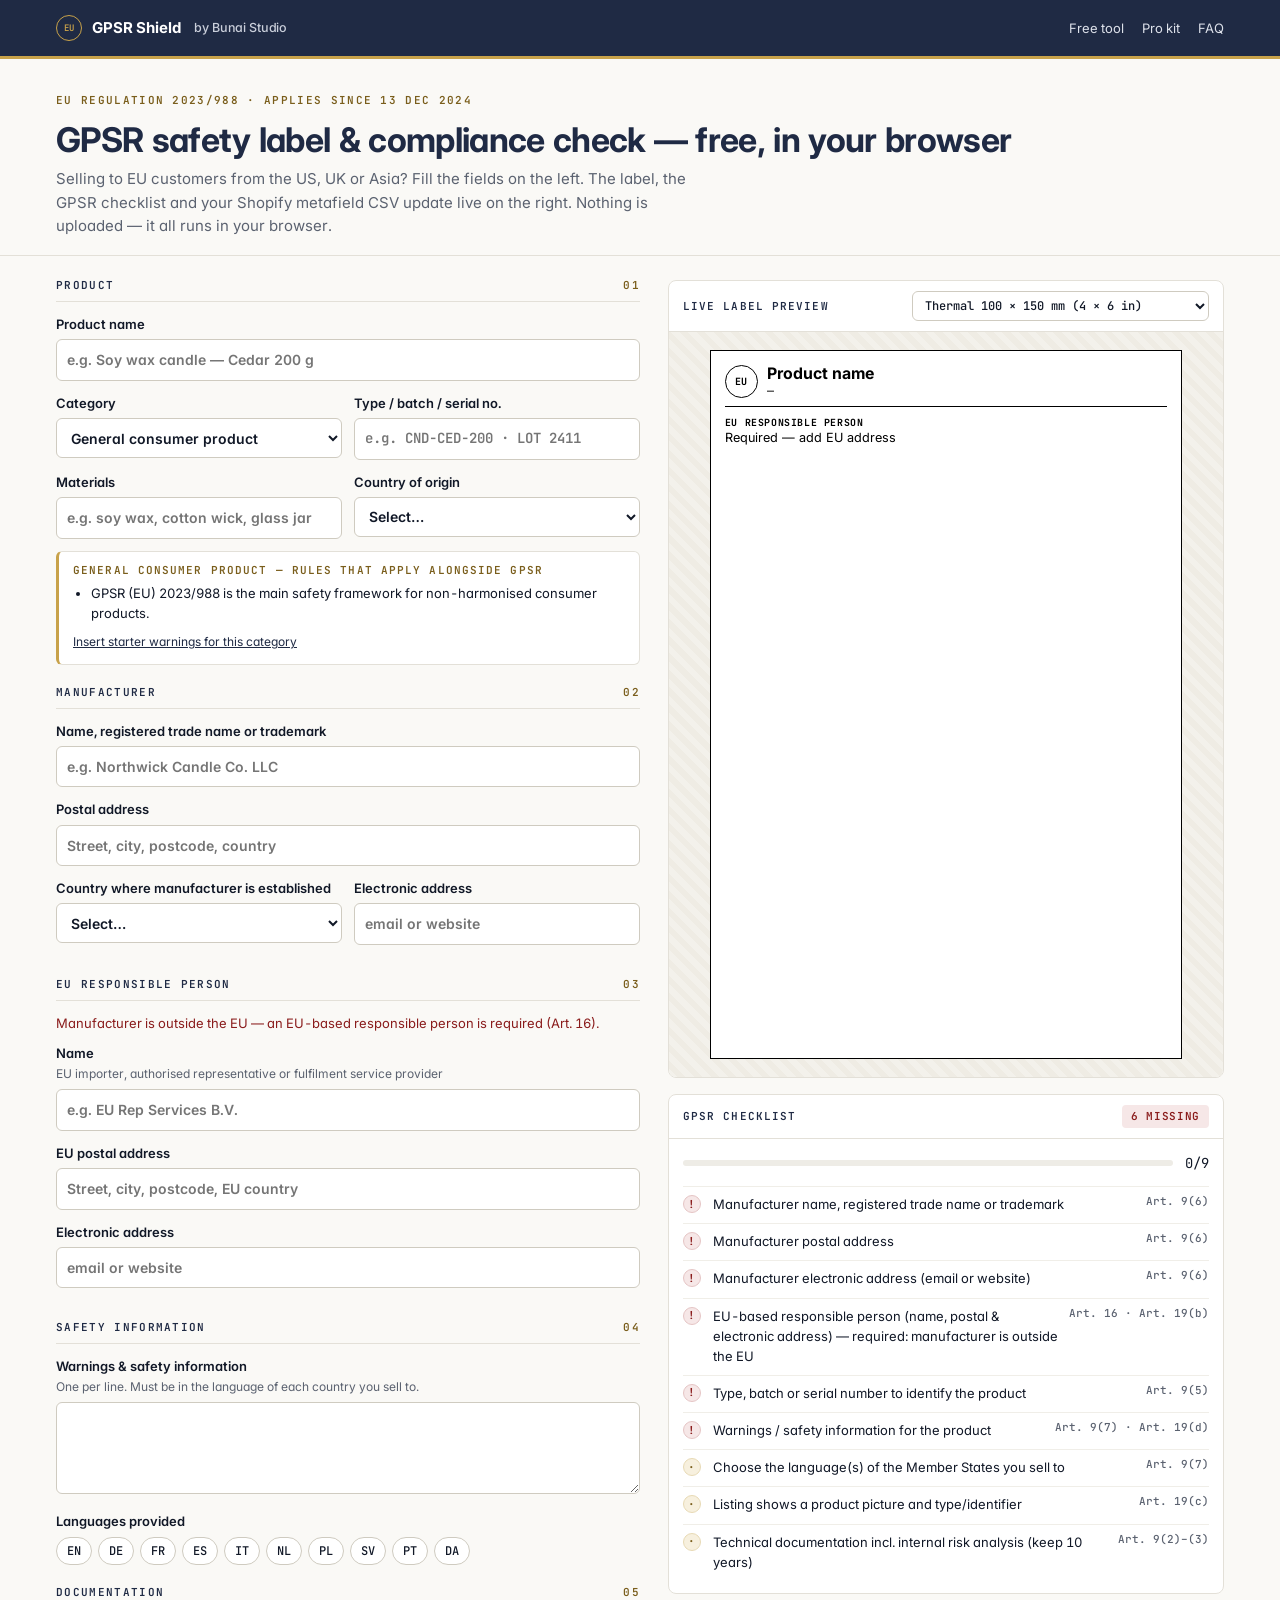
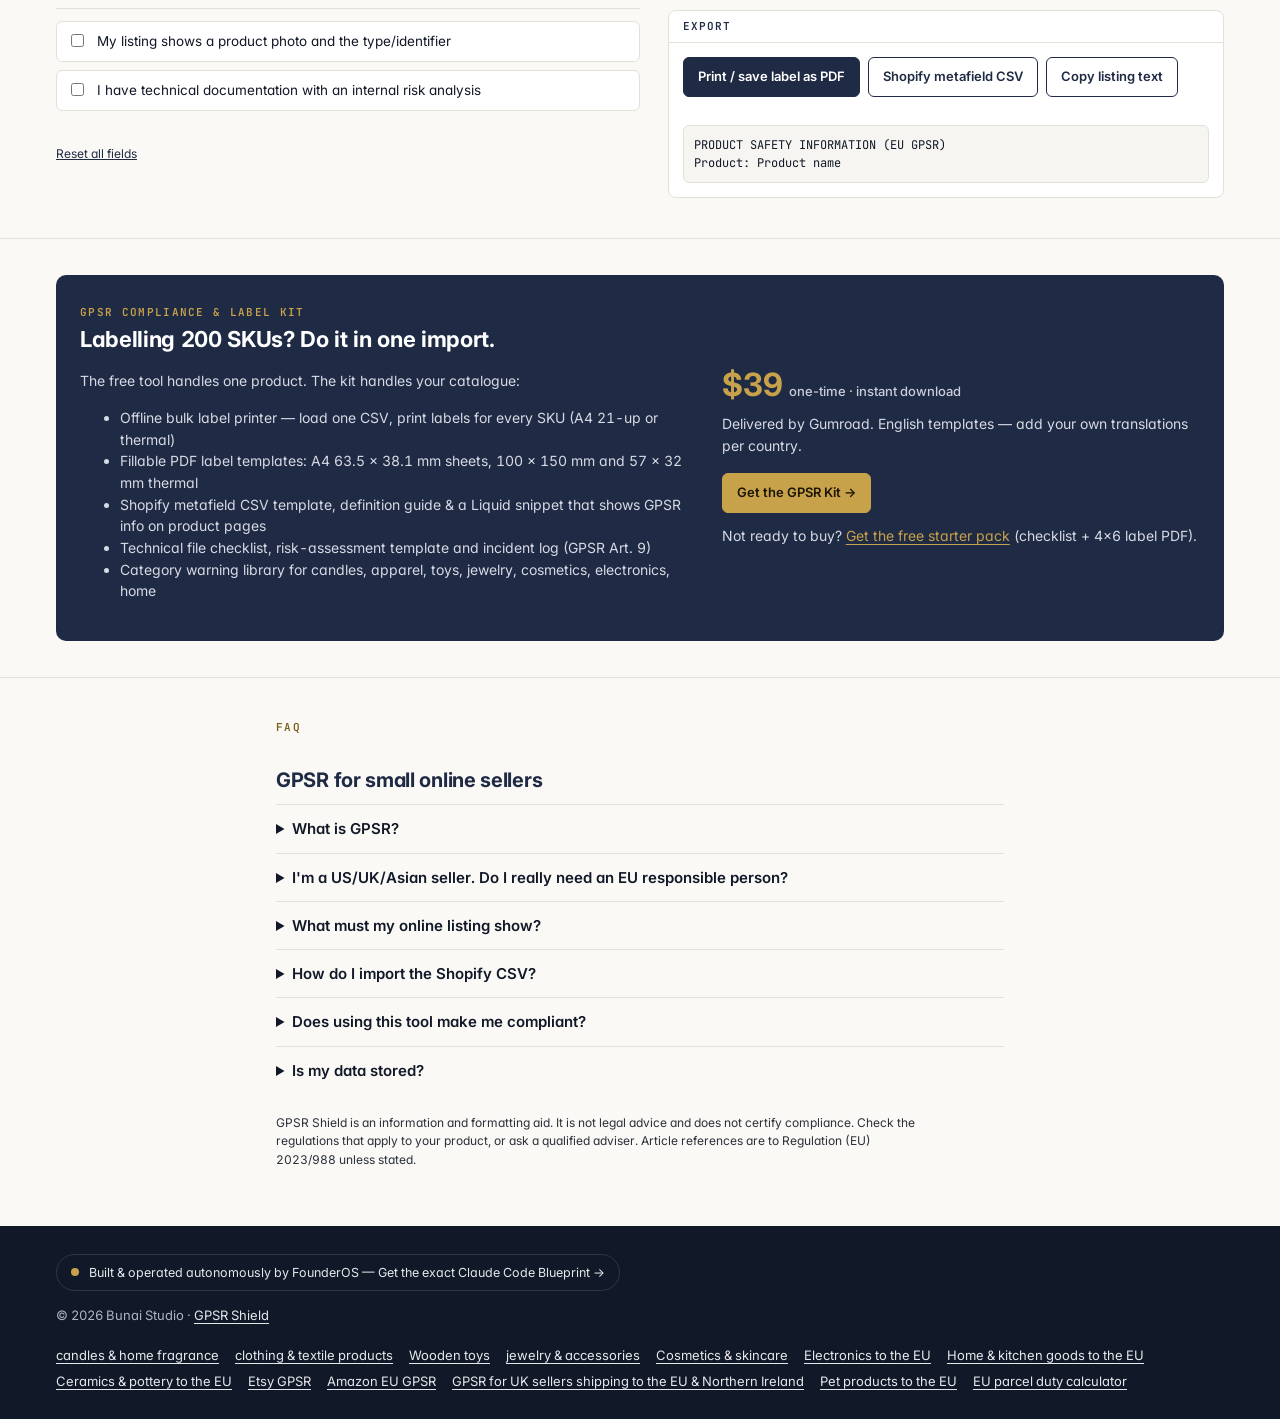
<file: index.html>
<!doctype html>
<html lang="en">
<head>
<meta charset="utf-8">
<meta name="viewport" content="width=device-width,initial-scale=1">
<title>Free EU GPSR Safety Label Generator &amp; Compliance Checker | GPSR Shield</title>
<meta name="description" content="Free GPSR label generator for Shopify &amp; Etsy sellers shipping to the EU. Enter manufacturer, EU responsible person and warnings — get a printable safety label, checklist and Shopify metafield CSV.">
<link rel="canonical" href="https://humayuntalib.github.io/gpsr-shield/">
<meta property="og:title" content="Free EU GPSR Safety Label Generator &amp; Compliance Checker | GPSR Shield">
<meta property="og:description" content="Free GPSR label generator for Shopify &amp; Etsy sellers shipping to the EU. Enter manufacturer, EU responsible person and warnings — get a printable safety label, checklist and Shopify metafield CSV.">
<meta property="og:type" content="website">
<meta property="og:url" content="https://humayuntalib.github.io/gpsr-shield/">
<meta name="theme-color" content="#1F2A44">
<link rel="icon" href="data:image/svg+xml,%3Csvg xmlns='http://www.w3.org/2000/svg' viewBox='0 0 32 32'%3E%3Ccircle cx='16' cy='16' r='14' fill='%231F2A44' stroke='%23C8A24A' stroke-width='2'/%3E%3Ctext x='16' y='20' font-size='10' font-family='monospace' fill='%23C8A24A' text-anchor='middle'%3EEU%3C/text%3E%3C/svg%3E">
<link rel="preconnect" href="https://fonts.googleapis.com"><link rel="preconnect" href="https://fonts.gstatic.com" crossorigin>
<link href="https://fonts.googleapis.com/css2?family=Inter:wght@400;500;600;700&family=JetBrains+Mono:wght@400;500;600;700&display=swap" rel="stylesheet">
<link rel="stylesheet" href="assets/app.css">
<style id="page-style"></style>
<script type="application/ld+json">{"@context":"https://schema.org","@type":"WebApplication","name":"GPSR Shield","applicationCategory":"BusinessApplication","operatingSystem":"Any (web browser)","offers":{"@type":"Offer","price":"0","priceCurrency":"USD"},"url":"https://humayuntalib.github.io/gpsr-shield/"}</script>
<script type="application/ld+json">{"@context":"https://schema.org","@type":"FAQPage","mainEntity":[{"@type":"Question","name":"What is GPSR?","acceptedAnswer":{"@type":"Answer","text":"The General Product Safety Regulation (EU) 2023/988 replaced the old General Product Safety Directive on 13 December 2024. It applies to consumer products sold to people in the EU — including online sales from outside the EU."}},{"@type":"Question","name":"I'm a US/UK/Asian seller. Do I really need an EU responsible person?","acceptedAnswer":{"@type":"Answer","text":"If the manufacturer is not established in the EU, GPSR Art. 16 says the product can only be placed on the EU market if there is an economic operator established in the EU responsible for it (for example an importer, an authorised representative or a fulfilment service provider). Their name, postal and electronic address go on the product, packaging, parcel or accompanying document, and in your online listing."}},{"@type":"Question","name":"What must my online listing show?","acceptedAnswer":{"@type":"Answer","text":"Art. 19: the manufacturer's name, registered trade name or trademark, postal and electronic address; the EU responsible person's details where the manufacturer is outside the EU; information to identify the product (picture, type, other identifier); and warnings or safety information, in a language consumers in that Member State easily understand."}},{"@type":"Question","name":"How do I import the Shopify CSV?","acceptedAnswer":{"@type":"Answer","text":"First create product metafield definitions (Settings → Custom data → Products) with namespace \"custom\" and the keys in the CSV header (e.g. gpsr_manufacturer_name). Then Products → Import, tick \"Overwrite products with matching handles\". Replace the handle with your real product handle, and test on one product first after exporting a backup."}},{"@type":"Question","name":"Does using this tool make me compliant?","acceptedAnswer":{"@type":"Answer","text":"No tool can do that on its own. GPSR also requires a risk analysis, technical documentation, accident reporting and cooperation with authorities. This tool helps you prepare the label and listing information and shows what's missing. It is not legal advice."}},{"@type":"Question","name":"Is my data stored?","acceptedAnswer":{"@type":"Answer","text":"No. Everything runs in your browser. Your last entries are kept in your browser's local storage so you don't lose them; use Reset to clear."}}]}</script>
</head>
<body data-category="">
<header class="bar"><div class="wrap">
  <a class="brand" href=""><span class="seal">EU</span>GPSR Shield <small>by Bunai Studio</small></a>
  <nav><a href="#tool">Free tool</a><a href="#kit">Pro kit</a><a href="#faq">FAQ</a></nav>
</div></header>

<main>
<section class="intro"><div class="wrap">
  <span class="eyebrow">EU Regulation 2023/988 · applies since 13 Dec 2024</span>
  <h1>GPSR safety label &amp; compliance check — free, in your browser</h1>
  <p>Selling to EU customers from the US, UK or Asia? Fill the fields on the left. The label, the GPSR checklist and your Shopify metafield CSV update live on the right. Nothing is uploaded — it all runs in your browser.</p>
</div></section>

<div class="wrap"><div class="tool" id="tool">
<form id="gpsr-form" autocomplete="on" onsubmit="return false">
  <fieldset><legend><span>Product</span><span class="n">01</span></legend>
    <label class="f">Product name<input type="text" name="productName" placeholder="e.g. Soy wax candle — Cedar 200 g" maxlength="120"></label>
    <div class="row">
      <label class="f">Category<select name="category" id="category"></select></label>
      <label class="f">Type / batch / serial no.<input class="mono" type="text" name="identifier" placeholder="e.g. CND-CED-200 · LOT 2411" maxlength="80"></label>
    </div>
    <div class="row">
      <label class="f">Materials<input type="text" name="materials" placeholder="e.g. soy wax, cotton wick, glass jar" maxlength="160"></label>
      <label class="f">Country of origin<select name="origin" id="origin"></select></label>
    </div>
    <div id="cat-notes" class="notes"></div>
  </fieldset>

  <fieldset><legend><span>Manufacturer</span><span class="n">02</span></legend>
    <label class="f">Name, registered trade name or trademark<input type="text" name="mfrName" placeholder="e.g. Northwick Candle Co. LLC" maxlength="120"></label>
    <label class="f">Postal address<input type="text" name="mfrAddress" placeholder="Street, city, postcode, country" maxlength="200"></label>
    <div class="row">
      <label class="f">Country where manufacturer is established<select name="mfrCountry" id="mfrCountry"></select></label>
      <label class="f">Electronic address<input type="text" name="mfrEmail" placeholder="email or website" maxlength="120"></label>
    </div>
  </fieldset>

  <fieldset id="rp-box"><legend><span>EU responsible person</span><span class="n">03</span></legend>
    <p class="hint" id="rp-note" style="margin:0 0 10px;font-size:13px;color:var(--red)"></p>
    <label class="f">Name<span class="hint">EU importer, authorised representative or fulfilment service provider</span><input type="text" name="rpName" placeholder="e.g. EU Rep Services B.V." maxlength="120"></label>
    <label class="f">EU postal address<input type="text" name="rpAddress" placeholder="Street, city, postcode, EU country" maxlength="200"></label>
    <label class="f">Electronic address<input type="text" name="rpEmail" placeholder="email or website" maxlength="120"></label>
  </fieldset>

  <fieldset><legend><span>Safety information</span><span class="n">04</span></legend>
    <label class="f">Warnings &amp; safety information<span class="hint">One per line. Must be in the language of each country you sell to.</span><textarea name="warnings" maxlength="900"></textarea></label>
    <label class="f" style="margin-bottom:6px">Languages provided</label>
    <div class="langs" id="langs"></div>
  </fieldset>

  <fieldset><legend><span>Documentation</span><span class="n">05</span></legend>
    <div class="checks">
      <label class="cb"><input type="checkbox" name="hasPhoto"><span>My listing shows a product photo and the type/identifier</span></label>
      <label class="cb"><input type="checkbox" name="hasTechFile"><span>I have technical documentation with an internal risk analysis</span></label>
      <div id="cat-checks" class="checks"></div>
    </div>
  </fieldset>
  <button type="button" class="btn-link" id="btn-reset">Reset all fields</button>
</form>

<aside class="pane" aria-label="Live preview">
  <div class="card">
    <div class="card-h"><span>Live label preview</span><select class="size" id="size" aria-label="Label size"></select></div>
    <div class="stage" id="label-stage"></div>
  </div>
  <div class="card">
    <div class="card-h"><span>GPSR checklist</span><span class="badge no" id="ready">—</span></div>
    <div class="card-b">
      <div class="score"><div class="meter"><i id="meter"></i></div><span class="mono" id="score">0/0</span></div>
      <ul class="cl" id="cl"></ul>
    </div>
  </div>
  <div class="card">
    <div class="card-h"><span>Export</span></div>
    <div class="card-b">
      <div class="actions">
        <button class="btn dark" id="btn-print" type="button">Print / save label as PDF</button>
        <button class="btn" id="btn-csv" type="button">Shopify metafield CSV</button>
        <button class="btn" id="btn-copy" type="button">Copy listing text</button>
      </div>
      <div class="toast" id="toast" role="status"></div>
      <pre class="out" id="listing"></pre>
    </div>
  </div>
</aside>
</div></div>

<section class="section" id="kit"><div class="wrap">
  <div class="offer">
    <div>
      <span class="eyebrow" style="color:var(--brass)">GPSR Compliance &amp; Label Kit</span>
      <h2>Labelling 200 SKUs? Do it in one import.</h2>
      <p>The free tool handles one product. The kit handles your catalogue:</p>
      <ul>
        <li>Offline bulk label printer — load one CSV, print labels for every SKU (A4 21-up or thermal)</li>
        <li>Fillable PDF label templates: A4 63.5 × 38.1 mm sheets, 100 × 150 mm and 57 × 32 mm thermal</li>
        <li>Shopify metafield CSV template, definition guide &amp; a Liquid snippet that shows GPSR info on product pages</li>
        <li>Technical file checklist, risk-assessment template and incident log (GPSR Art. 9)</li>
        <li>Category warning library for candles, apparel, toys, jewelry, cosmetics, electronics, home</li>
      </ul>
    </div>
    <div>
      <div class="price">$39<small>one-time · instant download</small></div>
      <p style="margin:12px 0 16px">Delivered by Gumroad. English templates — add your own translations per country.</p>
      <a class="btn primary" href="https://enzopk.gumroad.com/l/gpsr-kit?utm_source=gpsr-shield&amp;utm_medium=site&amp;utm_campaign=home&amp;utm_content=buy">Get the GPSR Kit →</a>
      <p class="promo" data-until="2026-12-02T07:59:00Z" style="margin:12px 0 0;font-size:14px">Cyber Week: <span class="mono">CYBER30</span> takes 30% off at checkout until 1 Dec.</p><script>(function(){var p=document.currentScript.previousElementSibling;if(Date.now()>Date.parse(p.dataset.until))p.remove();})()</script>
      <p style="margin:12px 0 0;font-size:14px">Not ready to buy? <a href="https://enzopk.gumroad.com/l/gpsr-free?utm_source=gpsr-shield&amp;utm_medium=site&amp;utm_campaign=home&amp;utm_content=free-pack" style="color:var(--brass);text-decoration:underline">Get the free starter pack</a> (checklist + 4×6 label PDF).</p>
    </div>
  </div>
</div></section>

<section class="section faq" id="faq"><div class="wrap article">
  <span class="eyebrow">FAQ</span>
  <h2>GPSR for small online sellers</h2>
  <details><summary>What is GPSR?</summary><p>The General Product Safety Regulation (EU) 2023/988 replaced the old General Product Safety Directive on 13 December 2024. It applies to consumer products sold to people in the EU — including online sales from outside the EU.</p></details><details><summary>I'm a US/UK/Asian seller. Do I really need an EU responsible person?</summary><p>If the manufacturer is not established in the EU, GPSR Art. 16 says the product can only be placed on the EU market if there is an economic operator established in the EU responsible for it (for example an importer, an authorised representative or a fulfilment service provider). Their name, postal and electronic address go on the product, packaging, parcel or accompanying document, and in your online listing.</p></details><details><summary>What must my online listing show?</summary><p>Art. 19: the manufacturer's name, registered trade name or trademark, postal and electronic address; the EU responsible person's details where the manufacturer is outside the EU; information to identify the product (picture, type, other identifier); and warnings or safety information, in a language consumers in that Member State easily understand.</p></details><details><summary>How do I import the Shopify CSV?</summary><p>First create product metafield definitions (Settings → Custom data → Products) with namespace &quot;custom&quot; and the keys in the CSV header (e.g. gpsr_manufacturer_name). Then Products → Import, tick &quot;Overwrite products with matching handles&quot;. Replace the handle with your real product handle, and test on one product first after exporting a backup.</p></details><details><summary>Does using this tool make me compliant?</summary><p>No tool can do that on its own. GPSR also requires a risk analysis, technical documentation, accident reporting and cooperation with authorities. This tool helps you prepare the label and listing information and shows what's missing. It is not legal advice.</p></details><details><summary>Is my data stored?</summary><p>No. Everything runs in your browser. Your last entries are kept in your browser's local storage so you don't lose them; use Reset to clear.</p></details>
  <p class="disclaimer" style="margin-top:20px">GPSR Shield is an information and formatting aid. It is not legal advice and does not certify compliance. Check the regulations that apply to your product, or ask a qualified adviser. Article references are to Regulation (EU) 2023/988 unless stated.</p>
</div></section>
</main>

<footer><div class="wrap foot">
  <div>
    <a class="studio-badge" href="https://enzopk.gumroad.com/l/founderos?utm_source=gpsr-shield&amp;utm_medium=site&amp;utm_campaign=home&amp;utm_content=footer-badge"><span class="dot"></span>Built &amp; operated autonomously by FounderOS — Get the exact Claude Code Blueprint →</a>
    <p style="margin:14px 0 0">© 2026 Bunai Studio · <a href="">GPSR Shield</a></p>
  </div>
  <nav class="foot-links" aria-label="GPSR guides"><a href="gpsr-candles-home-fragrance/">candles &amp; home fragrance</a><a href="gpsr-apparel-textiles/">clothing &amp; textile products</a><a href="gpsr-wooden-toys/">Wooden toys</a><a href="gpsr-jewelry-accessories/">jewelry &amp; accessories</a><a href="gpsr-cosmetics-skincare/">Cosmetics &amp; skincare</a><a href="gpsr-electronics/">Electronics to the EU</a><a href="gpsr-home-kitchen/">Home &amp; kitchen goods to the EU</a><a href="gpsr-ceramics-pottery/">Ceramics &amp; pottery to the EU</a><a href="gpsr-etsy-sellers/">Etsy GPSR</a><a href="gpsr-amazon-eu-sellers/">Amazon EU GPSR</a><a href="gpsr-uk-sellers-eu-northern-ireland/">GPSR for UK sellers shipping to the EU &amp; Northern Ireland</a><a href="gpsr-pet-products/">Pet products to the EU</a><a href="eu-parcel-duty-calculator/">EU parcel duty calculator</a></nav>
</div></footer>

<div id="print-root"></div>
<script type="module" src="assets/app.js"></script>
</body>
</html>
</file>
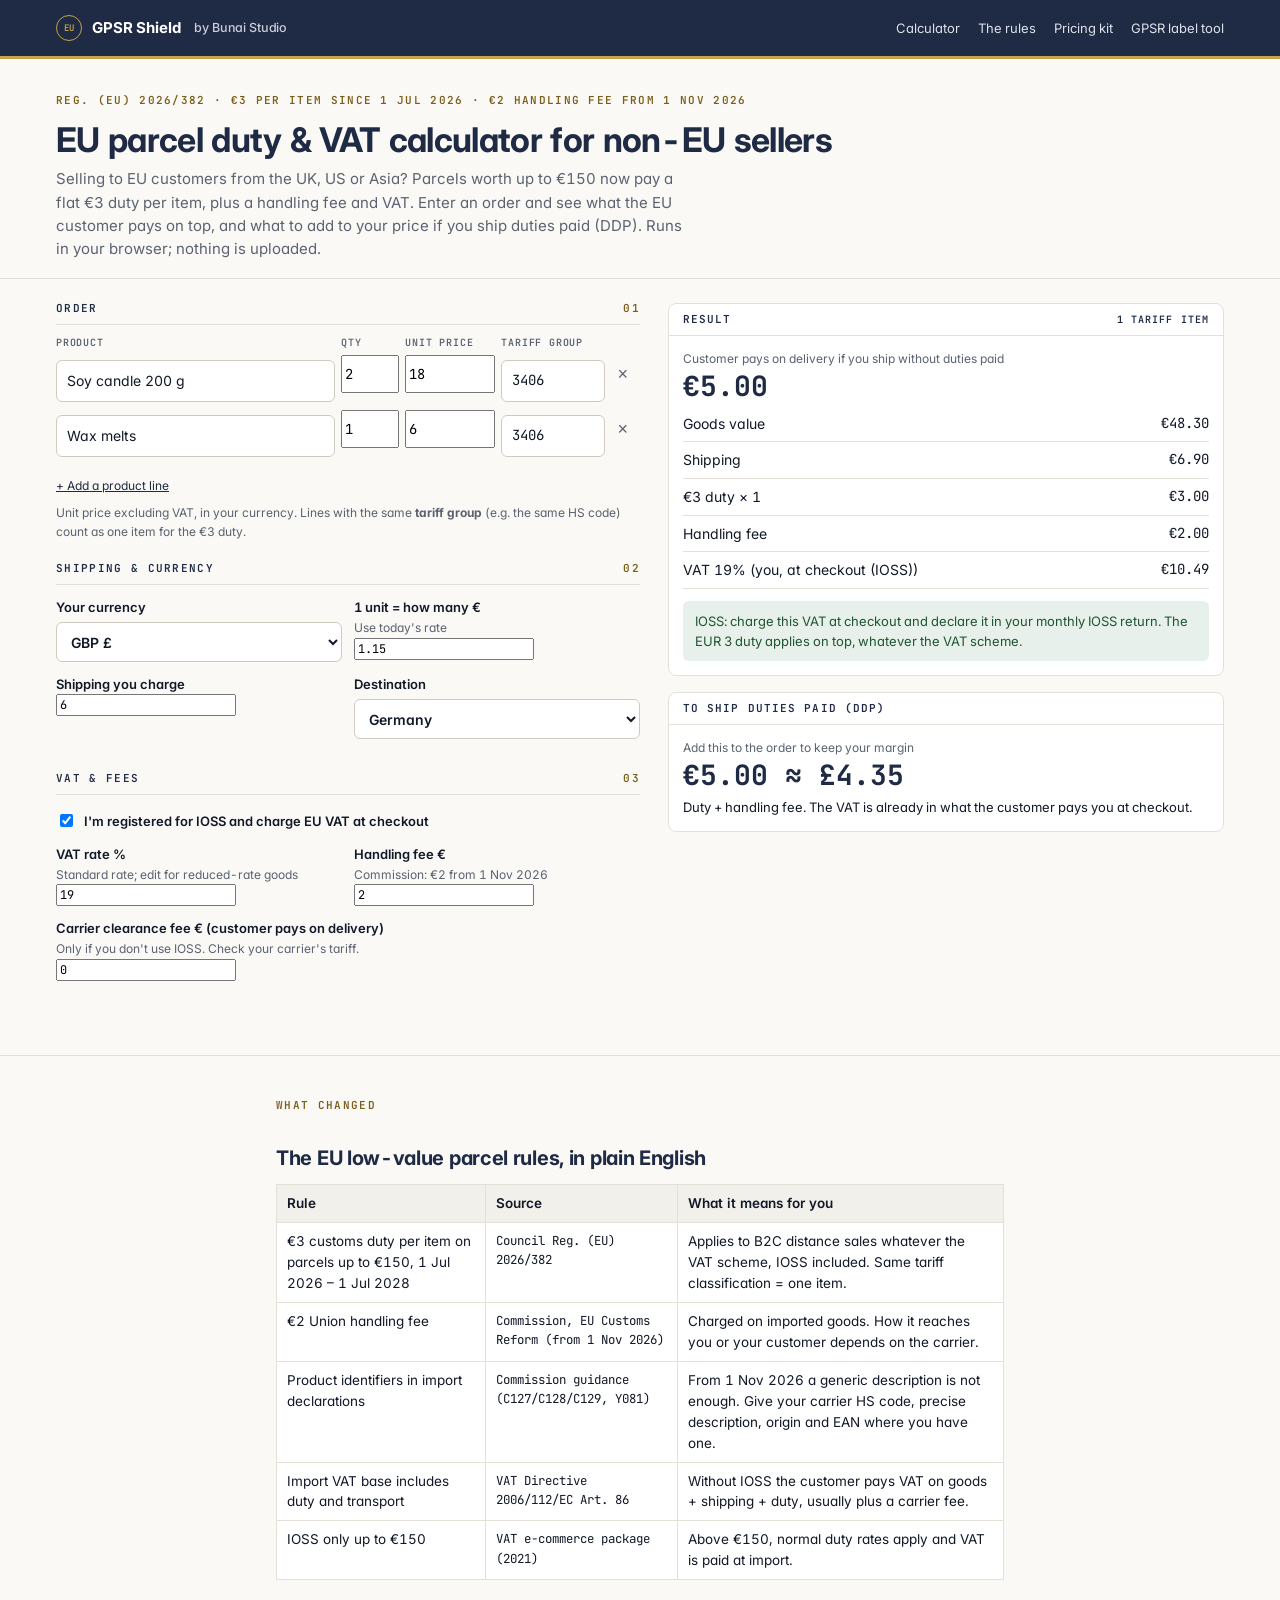
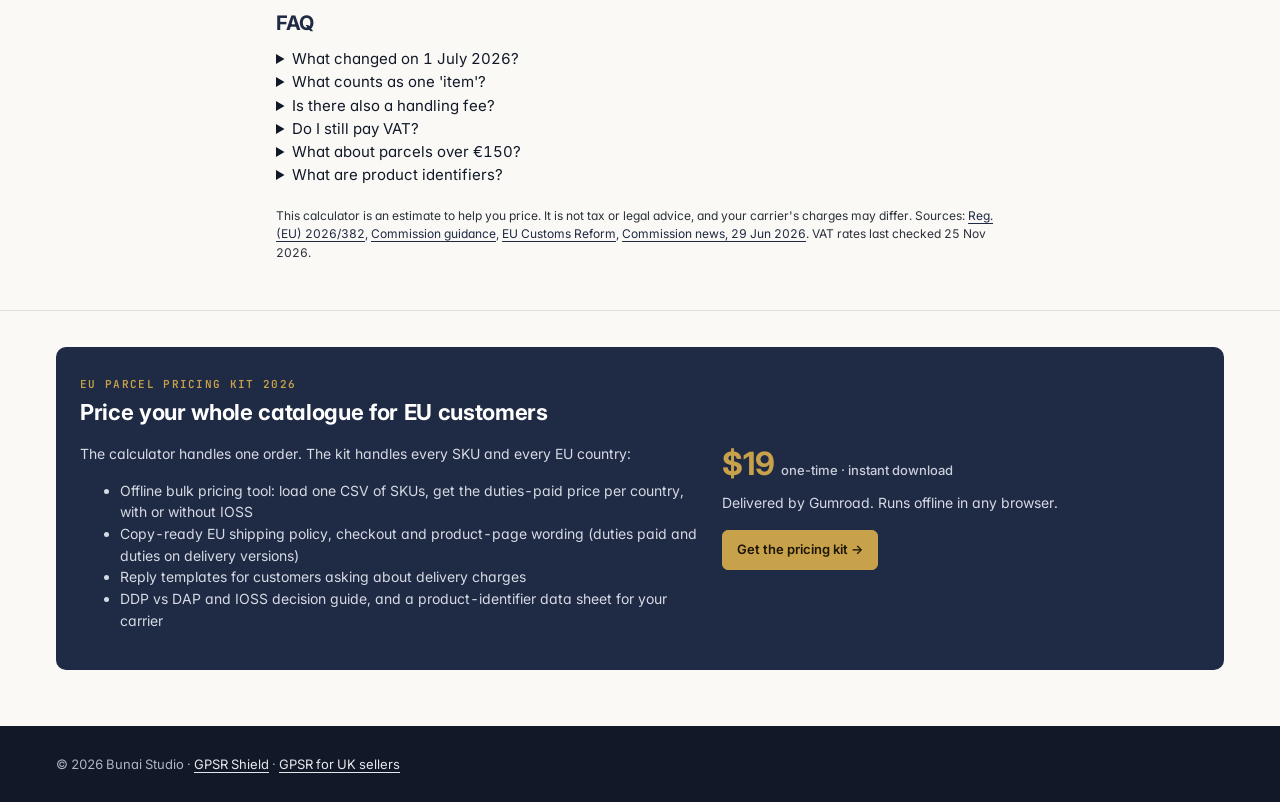
<file: eu-parcel-duty-calculator/index.html>
<!doctype html>
<html lang="en">
<head>
<meta charset="utf-8">
<meta name="viewport" content="width=device-width,initial-scale=1">
<title>EU €3 Parcel Duty &amp; VAT Calculator for UK and US Sellers (2026) | GPSR Shield</title>
<meta name="description" content="Free calculator for the EU's €3-per-item duty on parcels up to €150 (from 1 July 2026), the €2 handling fee and import VAT, with or without IOSS. See what an EU customer pays and the price that keeps your margin.">
<link rel="canonical" href="https://humayuntalib.github.io/gpsr-shield/eu-parcel-duty-calculator/">
<meta property="og:title" content="EU €3 Parcel Duty &amp; VAT Calculator for UK and US Sellers (2026) | GPSR Shield">
<meta property="og:description" content="Free calculator for the EU's €3-per-item duty on parcels up to €150 (from 1 July 2026), the €2 handling fee and import VAT, with or without IOSS. See what an EU customer pays and the price that keeps your margin.">
<meta property="og:type" content="website">
<meta property="og:url" content="https://humayuntalib.github.io/gpsr-shield/eu-parcel-duty-calculator/">
<meta name="theme-color" content="#1F2A44">
<link rel="icon" href="data:image/svg+xml,%3Csvg xmlns='http://www.w3.org/2000/svg' viewBox='0 0 32 32'%3E%3Ccircle cx='16' cy='16' r='14' fill='%231F2A44' stroke='%23C8A24A' stroke-width='2'/%3E%3Ctext x='16' y='20' font-size='10' font-family='monospace' fill='%23C8A24A' text-anchor='middle'%3EEU%3C/text%3E%3C/svg%3E">
<link rel="preconnect" href="https://fonts.googleapis.com"><link rel="preconnect" href="https://fonts.gstatic.com" crossorigin>
<link href="https://fonts.googleapis.com/css2?family=Inter:wght@400;500;600;700&family=JetBrains+Mono:wght@400;500;600;700&display=swap" rel="stylesheet">
<link rel="stylesheet" href="../assets/app.css">
<style>
.lines{width:100%;border-collapse:collapse;margin-bottom:8px}
.lines th{font:600 10px/1.2 var(--mono);letter-spacing:.08em;text-transform:uppercase;color:var(--muted);text-align:left;padding:0 6px 6px 0}
.lines td{padding:0 6px 8px 0;vertical-align:top}
.lines input{width:100%;min-height:38px}
.lines td.x{width:28px}
.lines .rm{border:0;background:none;color:var(--muted);font-size:18px;cursor:pointer;line-height:36px}
.res{width:100%;border-collapse:collapse;font-size:14px}
.res td{padding:7px 0;border-bottom:1px solid var(--line)}
.res td.v{text-align:right;font-family:var(--mono)}
.res tr.tot td{font-weight:700;border-bottom:0;padding-top:10px}
.big{font:700 28px/1.1 var(--mono);color:var(--navy);margin:2px 0 4px}
.flag{padding:10px 12px;border-radius:var(--r);font-size:13px;margin-top:12px;background:var(--amber-bg);color:var(--amber)}
.flag.ok{background:var(--green-bg);color:var(--green)}
.chk{display:flex;gap:8px;align-items:flex-start;font-size:13px;font-weight:600;margin:4px 0 12px}
.chk input{margin-top:3px}
@media (max-width:560px){.lines th:nth-child(4),.lines td:nth-child(4){display:none}}
</style>
<script type="application/ld+json">{"@context":"https://schema.org","@type":"WebApplication","name":"EU Parcel Duty & VAT Calculator","applicationCategory":"BusinessApplication","operatingSystem":"Any (web browser)","offers":{"@type":"Offer","price":"0","priceCurrency":"USD"},"url":"https://humayuntalib.github.io/gpsr-shield/eu-parcel-duty-calculator/"}</script>
<script type="application/ld+json">{"@context":"https://schema.org","@type":"FAQPage","mainEntity":[{"@type":"Question","name":"What changed on 1 July 2026?","acceptedAnswer":{"@type":"Answer","text":"Council Regulation (EU) 2026/382 removed the duty relief for consignments worth €150 or less. Until 1 July 2028, B2C distance-sale parcels of up to €150 pay a flat €3 customs duty per item, whether or not you use IOSS. After that, normal duty rates are due to apply."}},{"@type":"Question","name":"What counts as one 'item'?","acceptedAnswer":{"@type":"Answer","text":"Goods with the same tariff classification count once. The Commission's examples: five T-shirts = €3; T-shirts plus a watch = €6. In the calculator, give lines the same 'tariff group' (e.g. the same HS code) to count them once."}},{"@type":"Question","name":"Is there also a handling fee?","acceptedAnswer":{"@type":"Answer","text":"The Commission's customs reform page lists a €2 Union handling fee on imported goods from 1 November 2026. Carriers decide how they pass it on, so the calculator lets you change it."}},{"@type":"Question","name":"Do I still pay VAT?","acceptedAnswer":{"@type":"Answer","text":"Yes. With IOSS you charge the destination country's VAT at checkout. Without IOSS, customs charges import VAT on delivery, and the taxable amount includes the duty and the transport cost (VAT Directive Art. 86). Most carriers add a clearance fee too."}},{"@type":"Question","name":"What about parcels over €150?","acceptedAnswer":{"@type":"Answer","text":"The flat €3 does not apply. Normal duty rates from TARIC apply, IOSS cannot be used and import VAT is due on entry. The calculator flags this rather than guessing a duty rate."}},{"@type":"Question","name":"What are product identifiers?","acceptedAnswer":{"@type":"Answer","text":"From 1 November 2026, import declarations for distance sales must carry product identifiers (codes C127, C128 and C129, or Y081 where no standard identifier exists). Ask your carrier which data it needs from you, such as HS code, a precise description, origin and EAN."}}]}</script>
</head>
<body>
<header class="bar"><div class="wrap">
  <a class="brand" href="../"><span class="seal">EU</span>GPSR Shield <small>by Bunai Studio</small></a>
  <nav><a href="#calc">Calculator</a><a href="#rules">The rules</a><a href="#kit">Pricing kit</a><a href="../">GPSR label tool</a></nav>
</div></header>
<main>
<section class="intro"><div class="wrap">
  <span class="eyebrow">Reg. (EU) 2026/382 · €3 per item since 1 Jul 2026 · €2 handling fee from 1 Nov 2026</span>
  <h1>EU parcel duty &amp; VAT calculator for non-EU sellers</h1>
  <p>Selling to EU customers from the UK, US or Asia? Parcels worth up to €150 now pay a flat €3 duty per item, plus a handling fee and VAT. Enter an order and see what the EU customer pays on top, and what to add to your price if you ship duties paid (DDP). Runs in your browser; nothing is uploaded.</p>
</div></section>

<div class="wrap"><div class="tool" id="calc">
<form id="f" onsubmit="return false">
  <fieldset><legend><span>Order</span><span class="n">01</span></legend>
    <table class="lines"><thead><tr><th>Product</th><th>Qty</th><th>Unit price</th><th>Tariff group</th><th></th></tr></thead><tbody id="lines"></tbody></table>
    <button class="btn-link" type="button" id="add">+ Add a product line</button>
    <p class="hint" style="font-size:12px;color:var(--muted);margin:8px 0 0">Unit price excluding VAT, in your currency. Lines with the same <b>tariff group</b> (e.g. the same HS code) count as one item for the €3 duty.</p>
  </fieldset>
  <fieldset><legend><span>Shipping &amp; currency</span><span class="n">02</span></legend>
    <div class="row">
      <label class="f">Your currency<select id="cur"><option value="GBP">GBP £</option><option value="USD">USD $</option><option value="EUR">EUR €</option></select></label>
      <label class="f">1 unit = how many € <span class="hint">Use today's rate</span><input class="mono" id="fx" type="number" step="0.0001" min="0"></label>
    </div>
    <div class="row">
      <label class="f">Shipping you charge<input class="mono" id="ship" type="number" step="0.01" min="0" value="6"></label>
      <label class="f">Destination<select id="country"></select></label>
    </div>
  </fieldset>
  <fieldset><legend><span>VAT &amp; fees</span><span class="n">03</span></legend>
    <label class="chk"><input type="checkbox" id="ioss" checked> I'm registered for IOSS and charge EU VAT at checkout</label>
    <div class="row">
      <label class="f">VAT rate %<span class="hint">Standard rate; edit for reduced-rate goods</span><input class="mono" id="vat" type="number" step="0.1" min="0"></label>
      <label class="f">Handling fee €<span class="hint">Commission: €2 from 1 Nov 2026</span><input class="mono" id="hf" type="number" step="0.01" min="0" value="2"></label>
    </div>
    <label class="f">Carrier clearance fee € (customer pays on delivery)<span class="hint">Only if you don't use IOSS. Check your carrier's tariff.</span><input class="mono" id="cf" type="number" step="0.01" min="0" value="0"></label>
  </fieldset>
</form>

<aside class="pane" aria-label="Result">
  <div class="card">
    <div class="card-h"><span>Result</span><span class="mono" id="items">—</span></div>
    <div class="card-b">
      <div style="font-size:12px;color:var(--muted)">Customer pays on delivery if you ship without duties paid</div>
      <div class="big" id="extra">—</div>
      <table class="res"><tbody id="res"></tbody></table>
      <div id="flag" class="flag"></div>
    </div>
  </div>
  <div class="card">
    <div class="card-h"><span>To ship duties paid (DDP)</span></div>
    <div class="card-b">
      <div style="font-size:12px;color:var(--muted)">Add this to the order to keep your margin</div>
      <div class="big" id="ddp">—</div>
      <p style="font-size:13px;margin:6px 0 0" id="ddp-note"></p>
    </div>
  </div>
</aside>
</div></div>

<section class="section" id="rules"><div class="wrap article">
  <span class="eyebrow">What changed</span>
  <h2>The EU low-value parcel rules, in plain English</h2>
  <table><thead><tr><th>Rule</th><th>Source</th><th>What it means for you</th></tr></thead><tbody>
    <tr><td>€3 customs duty per item on parcels up to €150, 1 Jul 2026 – 1 Jul 2028</td><td class="mono">Council Reg. (EU) 2026/382</td><td>Applies to B2C distance sales whatever the VAT scheme, IOSS included. Same tariff classification = one item.</td></tr>
    <tr><td>€2 Union handling fee</td><td class="mono">Commission, EU Customs Reform (from 1 Nov 2026)</td><td>Charged on imported goods. How it reaches you or your customer depends on the carrier.</td></tr>
    <tr><td>Product identifiers in import declarations</td><td class="mono">Commission guidance (C127/C128/C129, Y081)</td><td>From 1 Nov 2026 a generic description is not enough. Give your carrier HS code, precise description, origin and EAN where you have one.</td></tr>
    <tr><td>Import VAT base includes duty and transport</td><td class="mono">VAT Directive 2006/112/EC Art. 86</td><td>Without IOSS the customer pays VAT on goods + shipping + duty, usually plus a carrier fee.</td></tr>
    <tr><td>IOSS only up to €150</td><td class="mono">VAT e-commerce package (2021)</td><td>Above €150, normal duty rates apply and VAT is paid at import.</td></tr>
  </tbody></table>
  <h2>FAQ</h2>
  <details><summary>What changed on 1 July 2026?</summary><p>Council Regulation (EU) 2026/382 removed the duty relief for consignments worth €150 or less. Until 1 July 2028, B2C distance-sale parcels of up to €150 pay a flat €3 customs duty per item, whether or not you use IOSS. After that, normal duty rates are due to apply.</p></details><details><summary>What counts as one 'item'?</summary><p>Goods with the same tariff classification count once. The Commission's examples: five T-shirts = €3; T-shirts plus a watch = €6. In the calculator, give lines the same 'tariff group' (e.g. the same HS code) to count them once.</p></details><details><summary>Is there also a handling fee?</summary><p>The Commission's customs reform page lists a €2 Union handling fee on imported goods from 1 November 2026. Carriers decide how they pass it on, so the calculator lets you change it.</p></details><details><summary>Do I still pay VAT?</summary><p>Yes. With IOSS you charge the destination country's VAT at checkout. Without IOSS, customs charges import VAT on delivery, and the taxable amount includes the duty and the transport cost (VAT Directive Art. 86). Most carriers add a clearance fee too.</p></details><details><summary>What about parcels over €150?</summary><p>The flat €3 does not apply. Normal duty rates from TARIC apply, IOSS cannot be used and import VAT is due on entry. The calculator flags this rather than guessing a duty rate.</p></details><details><summary>What are product identifiers?</summary><p>From 1 November 2026, import declarations for distance sales must carry product identifiers (codes C127, C128 and C129, or Y081 where no standard identifier exists). Ask your carrier which data it needs from you, such as HS code, a precise description, origin and EAN.</p></details>
  <p class="disclaimer" style="margin-top:20px">This calculator is an estimate to help you price. It is not tax or legal advice, and your carrier's charges may differ. Sources: <a href="https://eur-lex.europa.eu/eli/reg/2026/382/oj/eng" rel="noopener">Reg. (EU) 2026/382</a>, <a href="https://taxation-customs.ec.europa.eu/news/guidance-and-legal-text-temporary-flat-fee-low-value-imports-which-will-apply-until-1-july-2028-2026-06-08_en" rel="noopener">Commission guidance</a>, <a href="https://taxation-customs.ec.europa.eu/Customs/eu-Customs-Reform_en" rel="noopener">EU Customs Reform</a>, <a href="https://commission.europa.eu/news-and-media/news/ensuring-fairness-and-safety-eur3-customs-duty-low-value-parcels-2026-06-29_en" rel="noopener">Commission news, 29 Jun 2026</a>. VAT rates last checked 25 Nov 2026.</p>
</div></section>

<section class="section" id="kit"><div class="wrap">
  <div class="offer">
    <div>
      <span class="eyebrow" style="color:var(--brass)">EU Parcel Pricing Kit 2026</span>
      <h2>Price your whole catalogue for EU customers</h2>
      <p>The calculator handles one order. The kit handles every SKU and every EU country:</p>
      <ul>
        <li>Offline bulk pricing tool: load one CSV of SKUs, get the duties-paid price per country, with or without IOSS</li>
        <li>Copy-ready EU shipping policy, checkout and product-page wording (duties paid and duties on delivery versions)</li>
        <li>Reply templates for customers asking about delivery charges</li>
        <li>DDP vs DAP and IOSS decision guide, and a product-identifier data sheet for your carrier</li>
      </ul>
    </div>
    <div>
      <div class="price">$19<small>one-time · instant download</small></div>
      <p style="margin:12px 0 16px">Delivered by Gumroad. Runs offline in any browser.</p>
      <a class="btn primary" href="https://enzopk.gumroad.com/l/eu-parcel-pricing?utm_source=gpsr-shield&amp;utm_medium=site&amp;utm_campaign=eu-parcel-duty-calculator&amp;utm_content=buy">Get the pricing kit →</a>
    </div>
  </div>
</div></section>
</main>
<footer><div class="wrap foot">
  <div><p style="margin:0">© 2026 Bunai Studio · <a href="../">GPSR Shield</a> · <a href="../gpsr-uk-sellers-eu-northern-ireland/">GPSR for UK sellers</a></p></div>
</div></footer>
<script type="module">
import { calcParcel, VAT_RATES } from "../assets/eu-duty-core.js";
const $ = (id) => document.getElementById(id);
const FX = { GBP: 1.15, USD: 0.86, EUR: 1 };
const SYM = { GBP: "£", USD: "$", EUR: "€" };
const eur = (n) => n == null ? "—" : "€" + n.toFixed(2);
const c = $("country");
for (const [k, [name]] of Object.entries(VAT_RATES).sort((a, b) => a[1][0].localeCompare(b[1][0]))) c.add(new Option(name, k));
c.value = "DE";
const tb = $("lines");
function addLine(v = {}) {
  const tr = document.createElement("tr");
  tr.innerHTML = '<td><input type="text" maxlength="60" placeholder="e.g. Candle 200 g"></td><td style="width:64px"><input class="mono" type="number" min="0" step="1" value="1"></td><td style="width:96px"><input class="mono" type="number" min="0" step="0.01"></td><td style="width:110px"><input class="mono" type="text" maxlength="12" placeholder="HS code"></td><td class="x"><button class="rm" type="button" aria-label="Remove line">×</button></td>';
  const [n, q, p, g] = tr.querySelectorAll("input");
  n.value = v.name || ""; q.value = v.qty ?? 1; p.value = v.price ?? ""; g.value = v.group || "";
  tr.querySelector(".rm").onclick = () => { tr.remove(); run(); };
  tb.appendChild(tr);
}
addLine({ name: "Soy candle 200 g", qty: 2, price: 18, group: "3406" });
addLine({ name: "Wax melts", qty: 1, price: 6, group: "3406" });
function setDefaults() { $("fx").value = FX[$("cur").value]; }
$("cur").onchange = () => { setDefaults(); run(); };
c.onchange = () => { $("vat").value = VAT_RATES[c.value][1]; run(); };
setDefaults(); $("vat").value = VAT_RATES[c.value][1];
$("add").onclick = () => { addLine(); run(); };
document.addEventListener("input", run);
$("ioss").onchange = run;
function run() {
  const lines = [...tb.rows].map((r) => { const [n, q, p, g] = r.querySelectorAll("input"); return { name: n.value, qty: +q.value, unitPrice: +p.value, group: g.value }; });
  const cur = $("cur").value, fx = +$("fx").value || 1;
  const r = calcParcel({ lines, shipping: +$("ship").value, fxToEur: fx, country: c.value, vatRate: $("vat").value, ioss: $("ioss").checked, handlingFee: $("hf").value, carrierFee: $("cf").value });
  $("items").textContent = r.tariffItems + (r.tariffItems === 1 ? " tariff item" : " tariff items");
  const rows = [["Goods value", eur(r.goodsEur)], ["Shipping", eur(r.shippingEur)], ["€3 duty × " + r.tariffItems, eur(r.duty)], ["Handling fee", eur(r.handlingFee)], ["VAT " + r.vatRate + "% (" + r.vatCollectedBy + ")", eur(r.vat)]];
  if (!$("ioss").checked && r.lowValue) rows.push(["Carrier clearance fee", eur(r.carrierFee)]);
  $("res").innerHTML = rows.map(([a, b]) => "<tr><td>" + a + "</td><td class='v'>" + b + "</td></tr>").join("");
  $("extra").textContent = r.lowValue ? eur(r.extraForCustomer) : "Normal duty";
  const fl = $("flag");
  fl.className = "flag" + (r.lowValue ? " ok" : "");
  fl.textContent = r.notes.join(" ");
  if (r.lowValue) {
    const local = r.ddpAddOn / fx;
    $("ddp").textContent = eur(r.ddpAddOn) + (cur !== "EUR" ? "  ≈ " + SYM[cur] + local.toFixed(2) : "");
    $("ddp-note").textContent = $("ioss").checked ? "Duty + handling fee. The VAT is already in what the customer pays you at checkout." : "Duty + handling fee + import VAT, if you pay them for the customer. You would also need an arrangement with your carrier to ship DDP.";
  } else { $("ddp").textContent = "—"; $("ddp-note").textContent = "Above €150: look up the duty rate for your HS code in TARIC."; }
}
run();
</script>
</body>
</html>
</file>
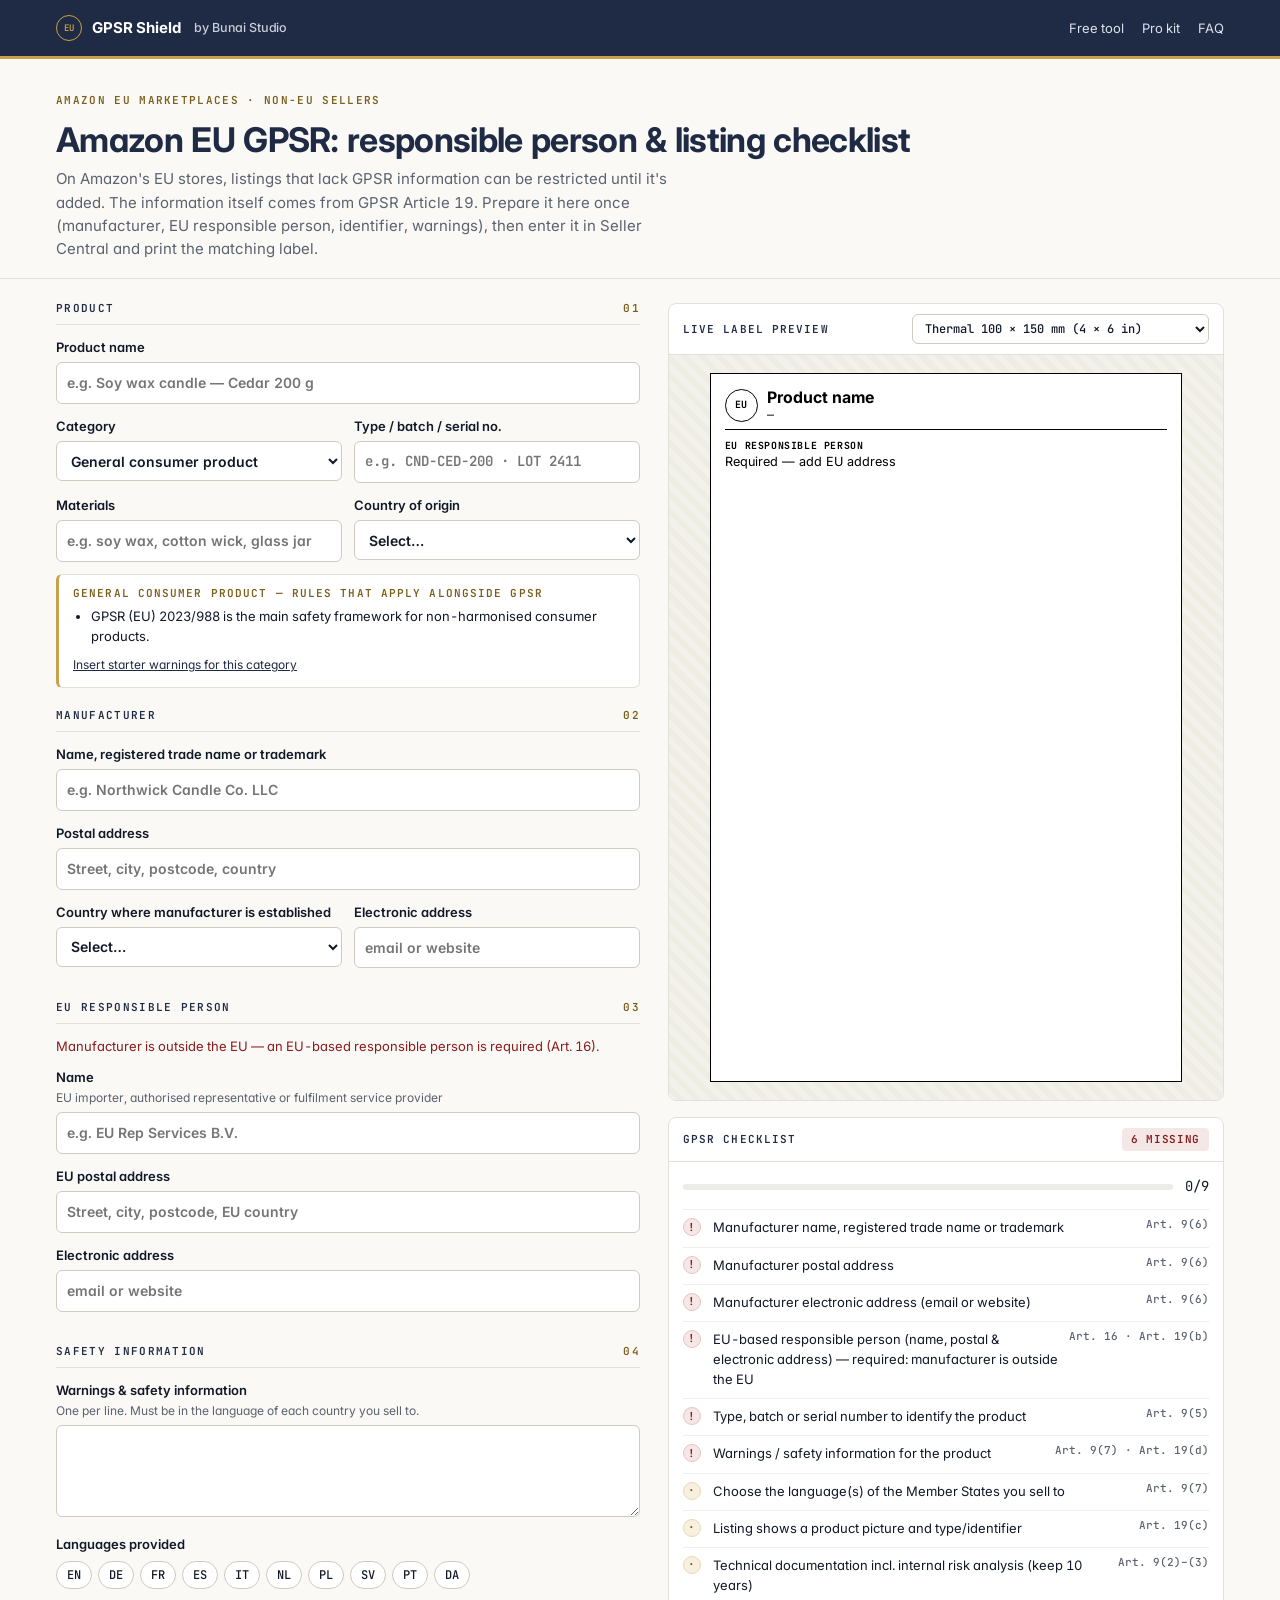
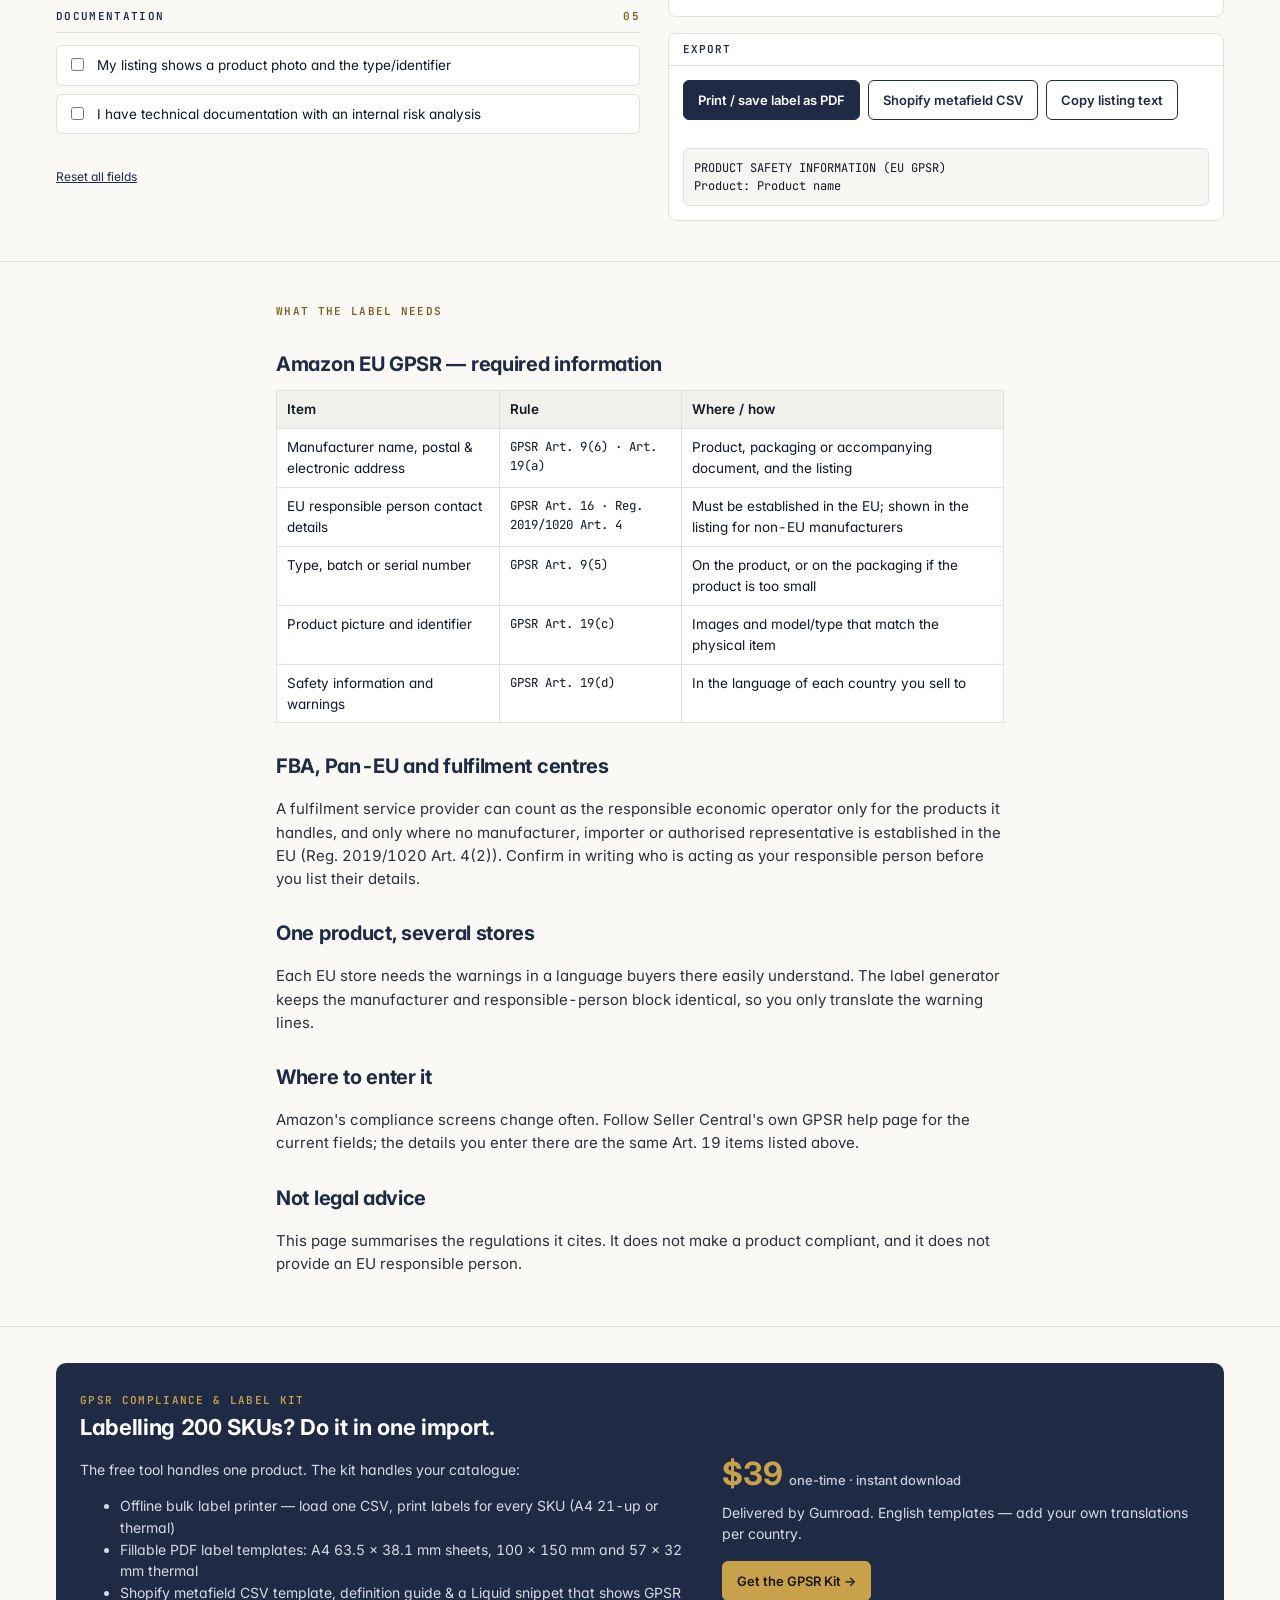
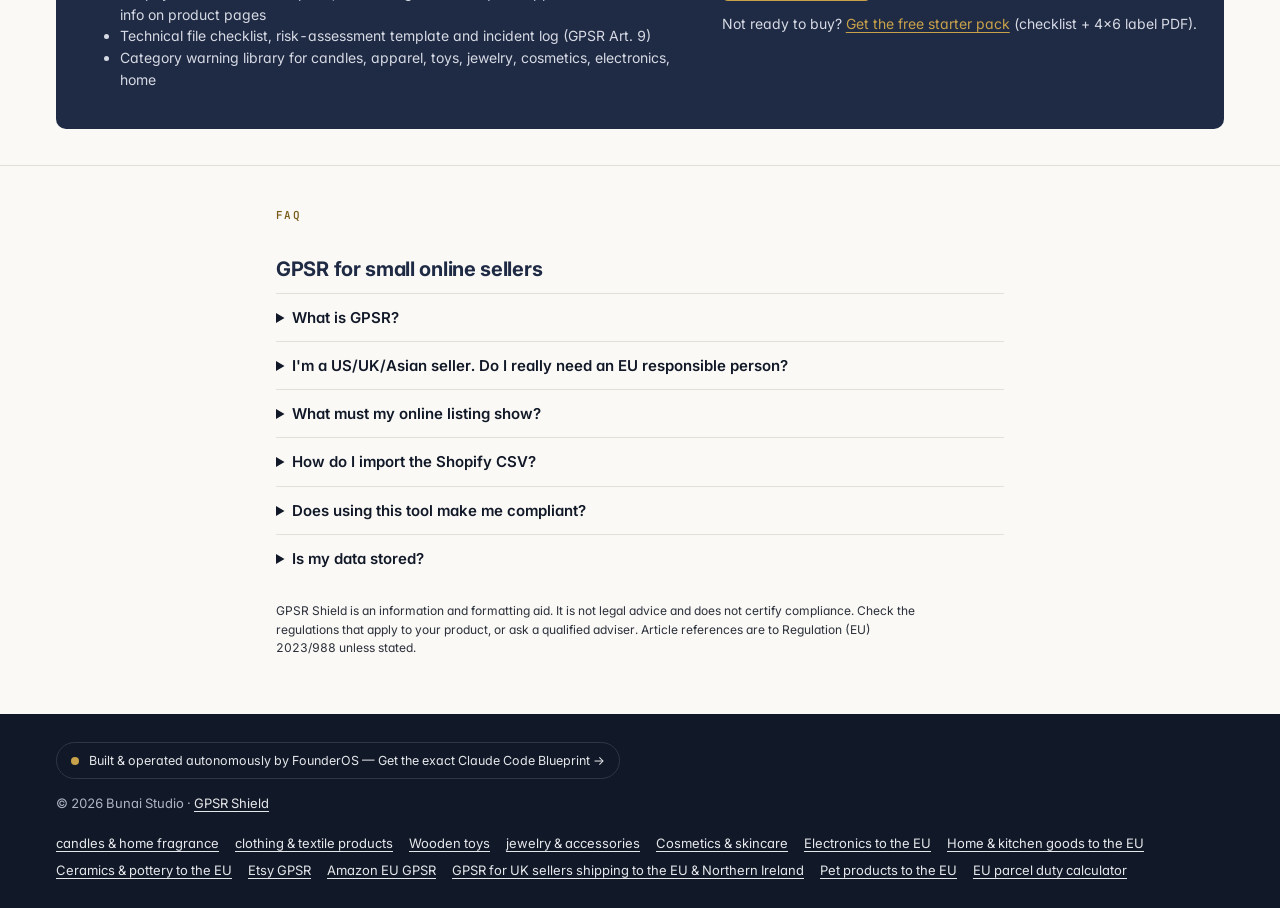
<file: gpsr-amazon-eu-sellers/index.html>
<!doctype html>
<html lang="en">
<head>
<meta charset="utf-8">
<meta name="viewport" content="width=device-width,initial-scale=1">
<title>Amazon EU GPSR: Responsible Person &amp; Listing Checklist for Non-EU Sellers | GPSR Shield</title>
<meta name="description" content="Selling on Amazon.de, .fr, .it, .es or .nl from the US, UK or Asia? The GPSR details your listing and product need: manufacturer, EU responsible person, product identifier, safety information. Free label generator.">
<link rel="canonical" href="https://humayuntalib.github.io/gpsr-shield/gpsr-amazon-eu-sellers/">
<meta property="og:title" content="Amazon EU GPSR: Responsible Person &amp; Listing Checklist for Non-EU Sellers | GPSR Shield">
<meta property="og:description" content="Selling on Amazon.de, .fr, .it, .es or .nl from the US, UK or Asia? The GPSR details your listing and product need: manufacturer, EU responsible person, product identifier, safety information. Free label generator.">
<meta property="og:type" content="website">
<meta property="og:url" content="https://humayuntalib.github.io/gpsr-shield/gpsr-amazon-eu-sellers/">
<meta name="theme-color" content="#1F2A44">
<link rel="icon" href="data:image/svg+xml,%3Csvg xmlns='http://www.w3.org/2000/svg' viewBox='0 0 32 32'%3E%3Ccircle cx='16' cy='16' r='14' fill='%231F2A44' stroke='%23C8A24A' stroke-width='2'/%3E%3Ctext x='16' y='20' font-size='10' font-family='monospace' fill='%23C8A24A' text-anchor='middle'%3EEU%3C/text%3E%3C/svg%3E">
<link rel="preconnect" href="https://fonts.googleapis.com"><link rel="preconnect" href="https://fonts.gstatic.com" crossorigin>
<link href="https://fonts.googleapis.com/css2?family=Inter:wght@400;500;600;700&family=JetBrains+Mono:wght@400;500;600;700&display=swap" rel="stylesheet">
<link rel="stylesheet" href="../assets/app.css">
<style id="page-style"></style>
<script type="application/ld+json">{"@context":"https://schema.org","@type":"WebApplication","name":"GPSR Shield","applicationCategory":"BusinessApplication","operatingSystem":"Any (web browser)","offers":{"@type":"Offer","price":"0","priceCurrency":"USD"},"url":"https://humayuntalib.github.io/gpsr-shield/gpsr-amazon-eu-sellers/"}</script>
<script type="application/ld+json">{"@context":"https://schema.org","@type":"FAQPage","mainEntity":[{"@type":"Question","name":"What is GPSR?","acceptedAnswer":{"@type":"Answer","text":"The General Product Safety Regulation (EU) 2023/988 replaced the old General Product Safety Directive on 13 December 2024. It applies to consumer products sold to people in the EU — including online sales from outside the EU."}},{"@type":"Question","name":"I'm a US/UK/Asian seller. Do I really need an EU responsible person?","acceptedAnswer":{"@type":"Answer","text":"If the manufacturer is not established in the EU, GPSR Art. 16 says the product can only be placed on the EU market if there is an economic operator established in the EU responsible for it (for example an importer, an authorised representative or a fulfilment service provider). Their name, postal and electronic address go on the product, packaging, parcel or accompanying document, and in your online listing."}},{"@type":"Question","name":"What must my online listing show?","acceptedAnswer":{"@type":"Answer","text":"Art. 19: the manufacturer's name, registered trade name or trademark, postal and electronic address; the EU responsible person's details where the manufacturer is outside the EU; information to identify the product (picture, type, other identifier); and warnings or safety information, in a language consumers in that Member State easily understand."}},{"@type":"Question","name":"How do I import the Shopify CSV?","acceptedAnswer":{"@type":"Answer","text":"First create product metafield definitions (Settings → Custom data → Products) with namespace \"custom\" and the keys in the CSV header (e.g. gpsr_manufacturer_name). Then Products → Import, tick \"Overwrite products with matching handles\". Replace the handle with your real product handle, and test on one product first after exporting a backup."}},{"@type":"Question","name":"Does using this tool make me compliant?","acceptedAnswer":{"@type":"Answer","text":"No tool can do that on its own. GPSR also requires a risk analysis, technical documentation, accident reporting and cooperation with authorities. This tool helps you prepare the label and listing information and shows what's missing. It is not legal advice."}},{"@type":"Question","name":"Is my data stored?","acceptedAnswer":{"@type":"Answer","text":"No. Everything runs in your browser. Your last entries are kept in your browser's local storage so you don't lose them; use Reset to clear."}}]}</script>
</head>
<body data-category="general">
<header class="bar"><div class="wrap">
  <a class="brand" href="../"><span class="seal">EU</span>GPSR Shield <small>by Bunai Studio</small></a>
  <nav><a href="#tool">Free tool</a><a href="#kit">Pro kit</a><a href="#faq">FAQ</a></nav>
</div></header>

<main>
<section class="intro"><div class="wrap">
  <span class="eyebrow">Amazon EU marketplaces · non-EU sellers</span>
  <h1>Amazon EU GPSR: responsible person &amp; listing checklist</h1>
  <p>On Amazon's EU stores, listings that lack GPSR information can be restricted until it's added. The information itself comes from GPSR Article 19. Prepare it here once (manufacturer, EU responsible person, identifier, warnings), then enter it in Seller Central and print the matching label.</p>
</div></section>

<div class="wrap"><div class="tool" id="tool">
<form id="gpsr-form" autocomplete="on" onsubmit="return false">
  <fieldset><legend><span>Product</span><span class="n">01</span></legend>
    <label class="f">Product name<input type="text" name="productName" placeholder="e.g. Soy wax candle — Cedar 200 g" maxlength="120"></label>
    <div class="row">
      <label class="f">Category<select name="category" id="category"></select></label>
      <label class="f">Type / batch / serial no.<input class="mono" type="text" name="identifier" placeholder="e.g. CND-CED-200 · LOT 2411" maxlength="80"></label>
    </div>
    <div class="row">
      <label class="f">Materials<input type="text" name="materials" placeholder="e.g. soy wax, cotton wick, glass jar" maxlength="160"></label>
      <label class="f">Country of origin<select name="origin" id="origin"></select></label>
    </div>
    <div id="cat-notes" class="notes"></div>
  </fieldset>

  <fieldset><legend><span>Manufacturer</span><span class="n">02</span></legend>
    <label class="f">Name, registered trade name or trademark<input type="text" name="mfrName" placeholder="e.g. Northwick Candle Co. LLC" maxlength="120"></label>
    <label class="f">Postal address<input type="text" name="mfrAddress" placeholder="Street, city, postcode, country" maxlength="200"></label>
    <div class="row">
      <label class="f">Country where manufacturer is established<select name="mfrCountry" id="mfrCountry"></select></label>
      <label class="f">Electronic address<input type="text" name="mfrEmail" placeholder="email or website" maxlength="120"></label>
    </div>
  </fieldset>

  <fieldset id="rp-box"><legend><span>EU responsible person</span><span class="n">03</span></legend>
    <p class="hint" id="rp-note" style="margin:0 0 10px;font-size:13px;color:var(--red)"></p>
    <label class="f">Name<span class="hint">EU importer, authorised representative or fulfilment service provider</span><input type="text" name="rpName" placeholder="e.g. EU Rep Services B.V." maxlength="120"></label>
    <label class="f">EU postal address<input type="text" name="rpAddress" placeholder="Street, city, postcode, EU country" maxlength="200"></label>
    <label class="f">Electronic address<input type="text" name="rpEmail" placeholder="email or website" maxlength="120"></label>
  </fieldset>

  <fieldset><legend><span>Safety information</span><span class="n">04</span></legend>
    <label class="f">Warnings &amp; safety information<span class="hint">One per line. Must be in the language of each country you sell to.</span><textarea name="warnings" maxlength="900"></textarea></label>
    <label class="f" style="margin-bottom:6px">Languages provided</label>
    <div class="langs" id="langs"></div>
  </fieldset>

  <fieldset><legend><span>Documentation</span><span class="n">05</span></legend>
    <div class="checks">
      <label class="cb"><input type="checkbox" name="hasPhoto"><span>My listing shows a product photo and the type/identifier</span></label>
      <label class="cb"><input type="checkbox" name="hasTechFile"><span>I have technical documentation with an internal risk analysis</span></label>
      <div id="cat-checks" class="checks"></div>
    </div>
  </fieldset>
  <button type="button" class="btn-link" id="btn-reset">Reset all fields</button>
</form>

<aside class="pane" aria-label="Live preview">
  <div class="card">
    <div class="card-h"><span>Live label preview</span><select class="size" id="size" aria-label="Label size"></select></div>
    <div class="stage" id="label-stage"></div>
  </div>
  <div class="card">
    <div class="card-h"><span>GPSR checklist</span><span class="badge no" id="ready">—</span></div>
    <div class="card-b">
      <div class="score"><div class="meter"><i id="meter"></i></div><span class="mono" id="score">0/0</span></div>
      <ul class="cl" id="cl"></ul>
    </div>
  </div>
  <div class="card">
    <div class="card-h"><span>Export</span></div>
    <div class="card-b">
      <div class="actions">
        <button class="btn dark" id="btn-print" type="button">Print / save label as PDF</button>
        <button class="btn" id="btn-csv" type="button">Shopify metafield CSV</button>
        <button class="btn" id="btn-copy" type="button">Copy listing text</button>
      </div>
      <div class="toast" id="toast" role="status"></div>
      <pre class="out" id="listing"></pre>
    </div>
  </div>
</aside>
</div></div>

<section class="section"><div class="wrap article">
  <span class="eyebrow">What the label needs</span>
  <h2>Amazon EU GPSR — required information</h2>
  <table><thead><tr><th>Item</th><th>Rule</th><th>Where / how</th></tr></thead><tbody>
  <tr><td>Manufacturer name, postal &amp; electronic address</td><td class="mono">GPSR Art. 9(6) · Art. 19(a)</td><td>Product, packaging or accompanying document, and the listing</td></tr><tr><td>EU responsible person contact details</td><td class="mono">GPSR Art. 16 · Reg. 2019/1020 Art. 4</td><td>Must be established in the EU; shown in the listing for non-EU manufacturers</td></tr><tr><td>Type, batch or serial number</td><td class="mono">GPSR Art. 9(5)</td><td>On the product, or on the packaging if the product is too small</td></tr><tr><td>Product picture and identifier</td><td class="mono">GPSR Art. 19(c)</td><td>Images and model/type that match the physical item</td></tr><tr><td>Safety information and warnings</td><td class="mono">GPSR Art. 19(d)</td><td>In the language of each country you sell to</td></tr>
  </tbody></table>
  <h2>FBA, Pan-EU and fulfilment centres</h2><p>A fulfilment service provider can count as the responsible economic operator only for the products it handles, and only where no manufacturer, importer or authorised representative is established in the EU (Reg. 2019/1020 Art. 4(2)). Confirm in writing who is acting as your responsible person before you list their details.</p><h2>One product, several stores</h2><p>Each EU store needs the warnings in a language buyers there easily understand. The label generator keeps the manufacturer and responsible-person block identical, so you only translate the warning lines.</p><h2>Where to enter it</h2><p>Amazon's compliance screens change often. Follow Seller Central's own GPSR help page for the current fields; the details you enter there are the same Art. 19 items listed above.</p><h2>Not legal advice</h2><p>This page summarises the regulations it cites. It does not make a product compliant, and it does not provide an EU responsible person.</p>
</div></section>
<section class="section" id="kit"><div class="wrap">
  <div class="offer">
    <div>
      <span class="eyebrow" style="color:var(--brass)">GPSR Compliance &amp; Label Kit</span>
      <h2>Labelling 200 SKUs? Do it in one import.</h2>
      <p>The free tool handles one product. The kit handles your catalogue:</p>
      <ul>
        <li>Offline bulk label printer — load one CSV, print labels for every SKU (A4 21-up or thermal)</li>
        <li>Fillable PDF label templates: A4 63.5 × 38.1 mm sheets, 100 × 150 mm and 57 × 32 mm thermal</li>
        <li>Shopify metafield CSV template, definition guide &amp; a Liquid snippet that shows GPSR info on product pages</li>
        <li>Technical file checklist, risk-assessment template and incident log (GPSR Art. 9)</li>
        <li>Category warning library for candles, apparel, toys, jewelry, cosmetics, electronics, home</li>
      </ul>
    </div>
    <div>
      <div class="price">$39<small>one-time · instant download</small></div>
      <p style="margin:12px 0 16px">Delivered by Gumroad. English templates — add your own translations per country.</p>
      <a class="btn primary" href="https://enzopk.gumroad.com/l/gpsr-kit?utm_source=gpsr-shield&amp;utm_medium=site&amp;utm_campaign=gpsr-amazon-eu-sellers&amp;utm_content=buy">Get the GPSR Kit →</a>
      <p class="promo" data-until="2026-12-02T07:59:00Z" style="margin:12px 0 0;font-size:14px">Cyber Week: <span class="mono">CYBER30</span> takes 30% off at checkout until 1 Dec.</p><script>(function(){var p=document.currentScript.previousElementSibling;if(Date.now()>Date.parse(p.dataset.until))p.remove();})()</script>
      <p style="margin:12px 0 0;font-size:14px">Not ready to buy? <a href="https://enzopk.gumroad.com/l/gpsr-free?utm_source=gpsr-shield&amp;utm_medium=site&amp;utm_campaign=gpsr-amazon-eu-sellers&amp;utm_content=free-pack" style="color:var(--brass);text-decoration:underline">Get the free starter pack</a> (checklist + 4×6 label PDF).</p>
    </div>
  </div>
</div></section>

<section class="section faq" id="faq"><div class="wrap article">
  <span class="eyebrow">FAQ</span>
  <h2>GPSR for small online sellers</h2>
  <details><summary>What is GPSR?</summary><p>The General Product Safety Regulation (EU) 2023/988 replaced the old General Product Safety Directive on 13 December 2024. It applies to consumer products sold to people in the EU — including online sales from outside the EU.</p></details><details><summary>I'm a US/UK/Asian seller. Do I really need an EU responsible person?</summary><p>If the manufacturer is not established in the EU, GPSR Art. 16 says the product can only be placed on the EU market if there is an economic operator established in the EU responsible for it (for example an importer, an authorised representative or a fulfilment service provider). Their name, postal and electronic address go on the product, packaging, parcel or accompanying document, and in your online listing.</p></details><details><summary>What must my online listing show?</summary><p>Art. 19: the manufacturer's name, registered trade name or trademark, postal and electronic address; the EU responsible person's details where the manufacturer is outside the EU; information to identify the product (picture, type, other identifier); and warnings or safety information, in a language consumers in that Member State easily understand.</p></details><details><summary>How do I import the Shopify CSV?</summary><p>First create product metafield definitions (Settings → Custom data → Products) with namespace &quot;custom&quot; and the keys in the CSV header (e.g. gpsr_manufacturer_name). Then Products → Import, tick &quot;Overwrite products with matching handles&quot;. Replace the handle with your real product handle, and test on one product first after exporting a backup.</p></details><details><summary>Does using this tool make me compliant?</summary><p>No tool can do that on its own. GPSR also requires a risk analysis, technical documentation, accident reporting and cooperation with authorities. This tool helps you prepare the label and listing information and shows what's missing. It is not legal advice.</p></details><details><summary>Is my data stored?</summary><p>No. Everything runs in your browser. Your last entries are kept in your browser's local storage so you don't lose them; use Reset to clear.</p></details>
  <p class="disclaimer" style="margin-top:20px">GPSR Shield is an information and formatting aid. It is not legal advice and does not certify compliance. Check the regulations that apply to your product, or ask a qualified adviser. Article references are to Regulation (EU) 2023/988 unless stated.</p>
</div></section>
</main>

<footer><div class="wrap foot">
  <div>
    <a class="studio-badge" href="https://enzopk.gumroad.com/l/founderos?utm_source=gpsr-shield&amp;utm_medium=site&amp;utm_campaign=gpsr-amazon-eu-sellers&amp;utm_content=footer-badge"><span class="dot"></span>Built &amp; operated autonomously by FounderOS — Get the exact Claude Code Blueprint →</a>
    <p style="margin:14px 0 0">© 2026 Bunai Studio · <a href="../">GPSR Shield</a></p>
  </div>
  <nav class="foot-links" aria-label="GPSR guides"><a href="../gpsr-candles-home-fragrance/">candles &amp; home fragrance</a><a href="../gpsr-apparel-textiles/">clothing &amp; textile products</a><a href="../gpsr-wooden-toys/">Wooden toys</a><a href="../gpsr-jewelry-accessories/">jewelry &amp; accessories</a><a href="../gpsr-cosmetics-skincare/">Cosmetics &amp; skincare</a><a href="../gpsr-electronics/">Electronics to the EU</a><a href="../gpsr-home-kitchen/">Home &amp; kitchen goods to the EU</a><a href="../gpsr-ceramics-pottery/">Ceramics &amp; pottery to the EU</a><a href="../gpsr-etsy-sellers/">Etsy GPSR</a><a href="../gpsr-amazon-eu-sellers/">Amazon EU GPSR</a><a href="../gpsr-uk-sellers-eu-northern-ireland/">GPSR for UK sellers shipping to the EU &amp; Northern Ireland</a><a href="../gpsr-pet-products/">Pet products to the EU</a><a href="../eu-parcel-duty-calculator/">EU parcel duty calculator</a></nav>
</div></footer>

<div id="print-root"></div>
<script type="module" src="../assets/app.js"></script>
</body>
</html>
</file>
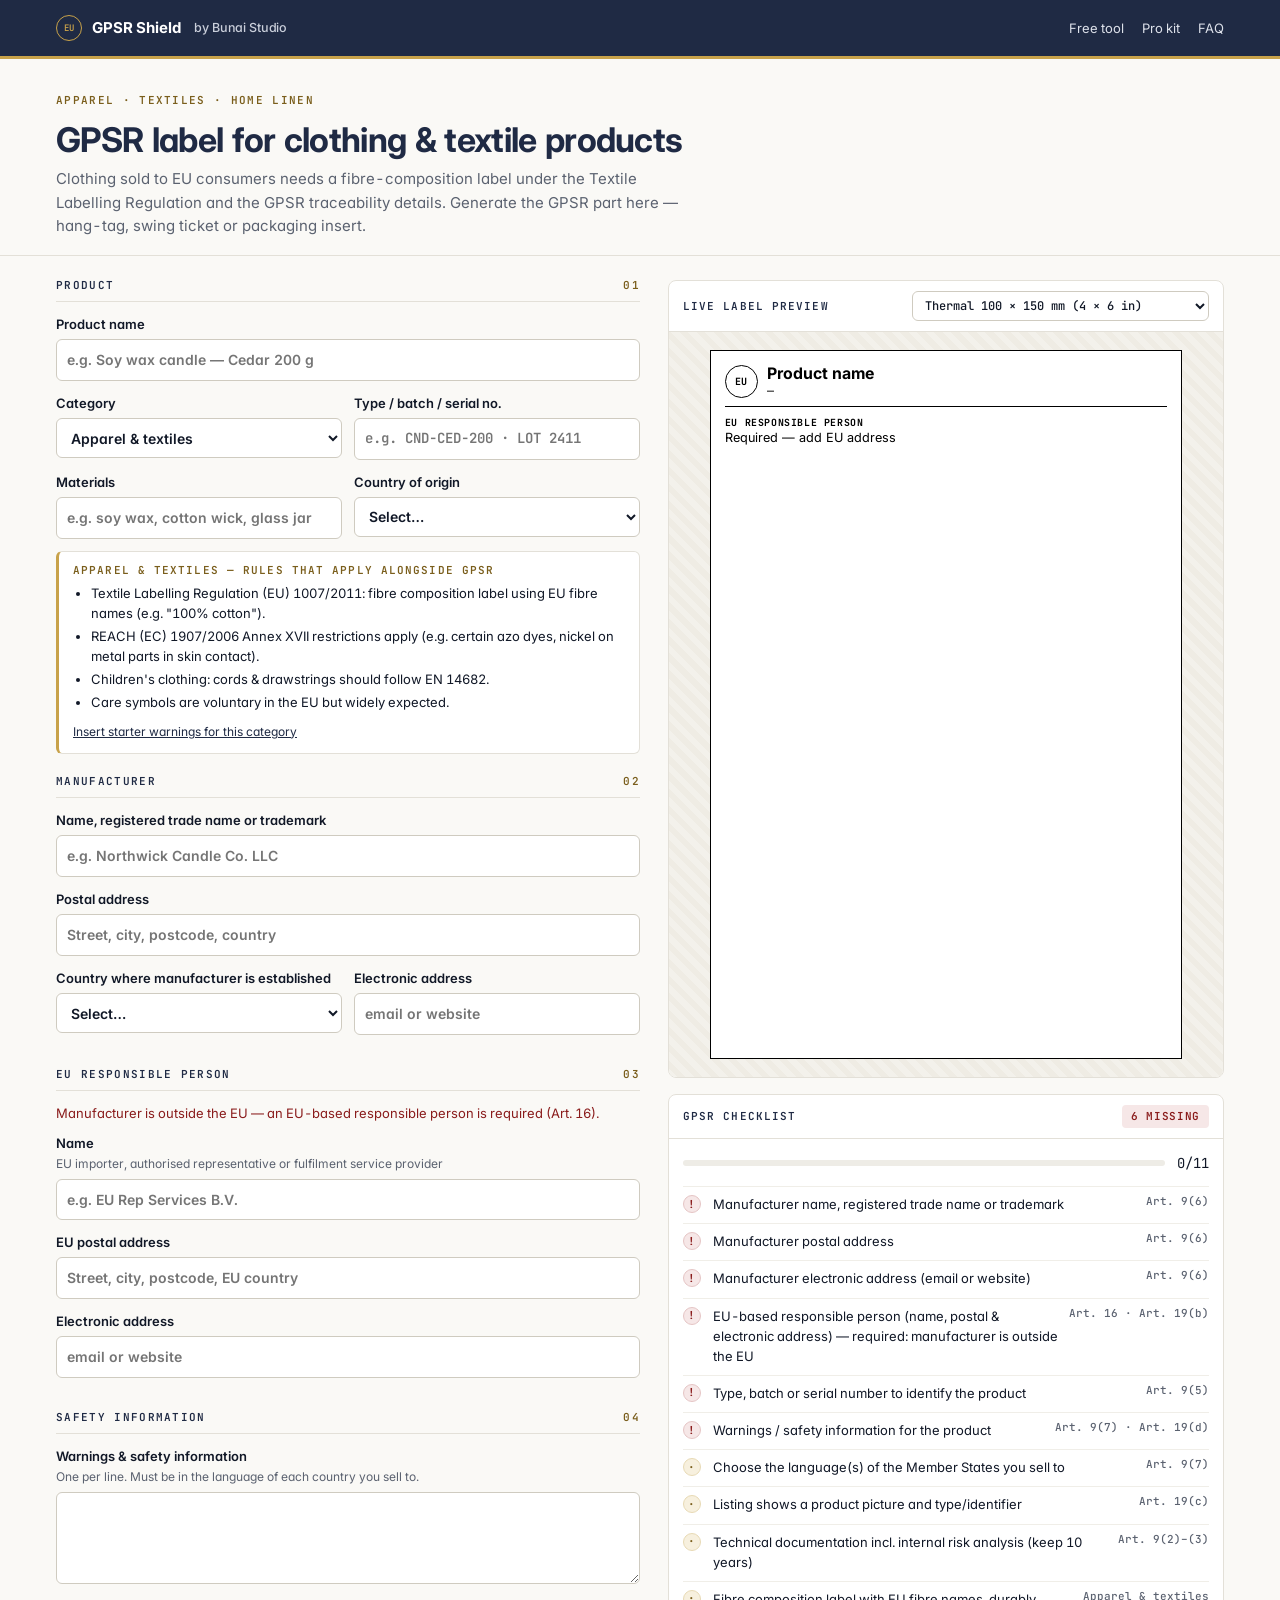
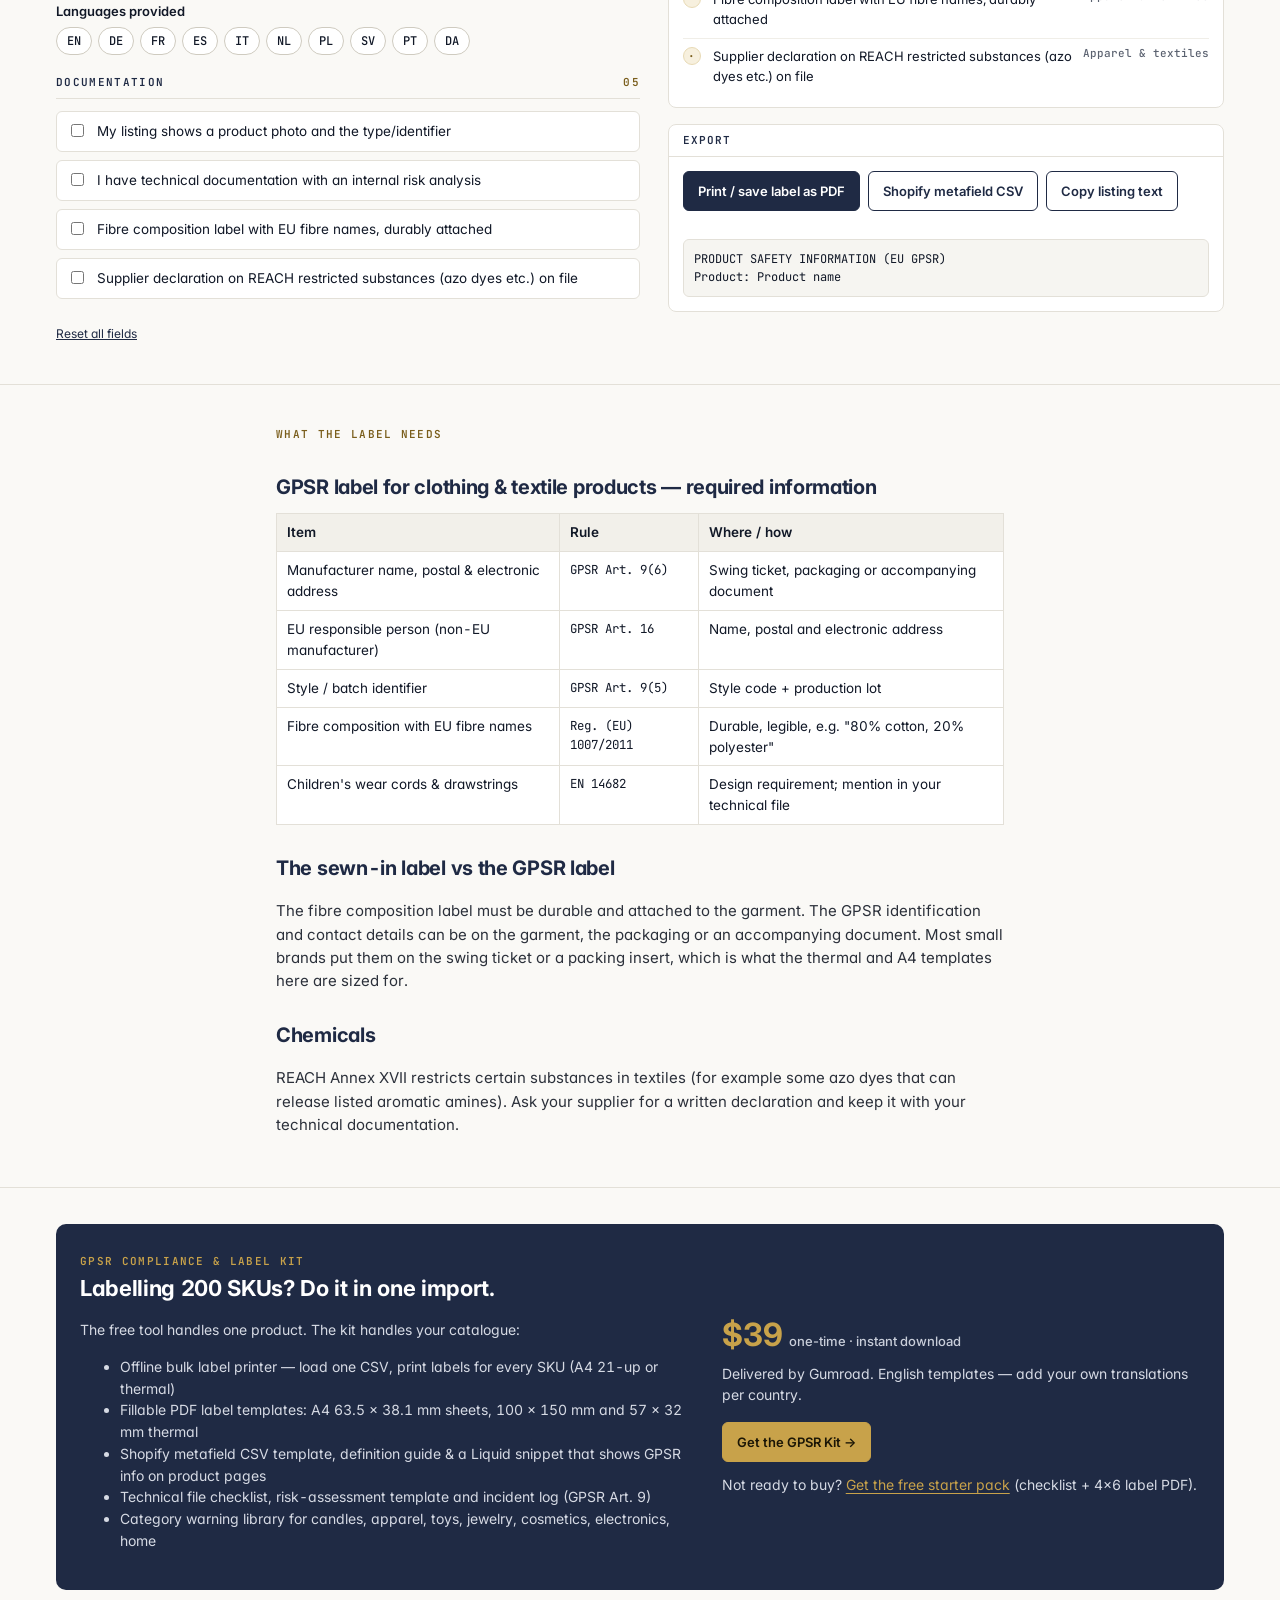
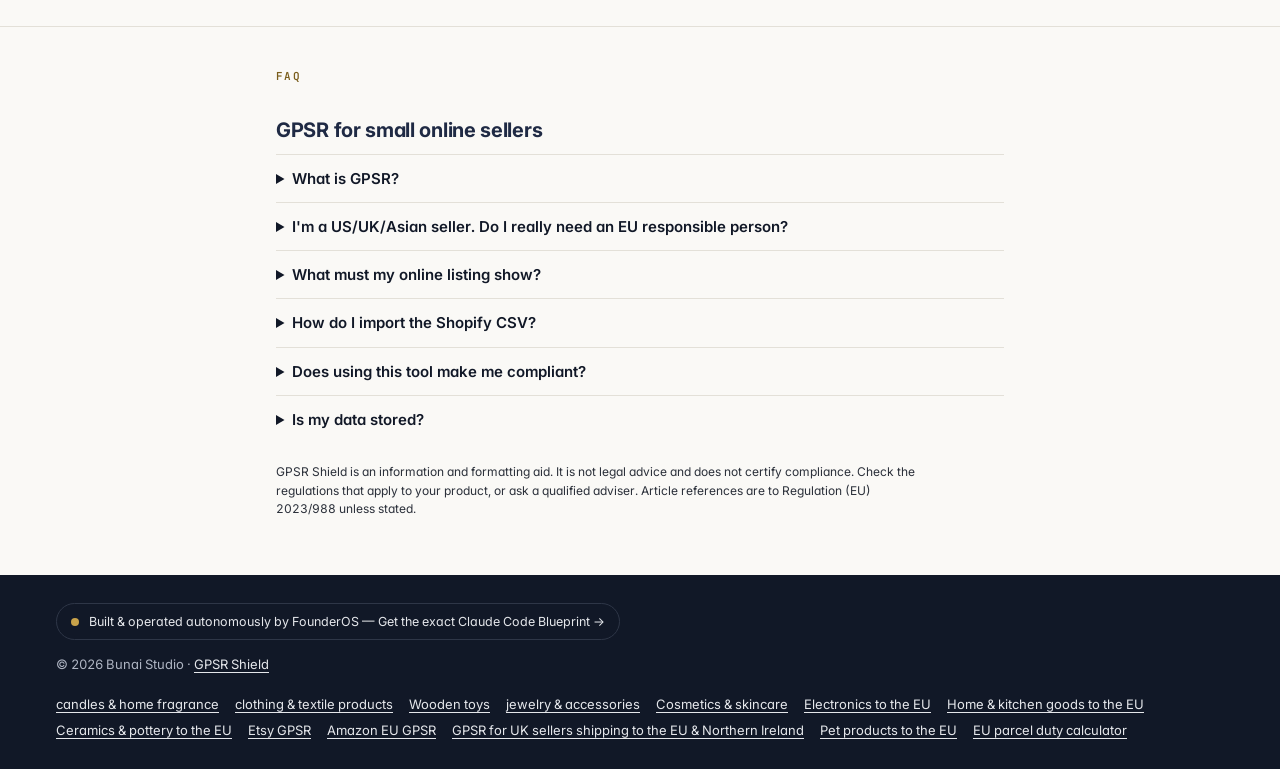
<file: gpsr-apparel-textiles/index.html>
<!doctype html>
<html lang="en">
<head>
<meta charset="utf-8">
<meta name="viewport" content="width=device-width,initial-scale=1">
<title>GPSR for Clothing &amp; Textiles — EU Label Generator | GPSR Shield</title>
<meta name="description" content="GPSR label generator for apparel and textile sellers shipping to the EU: traceability details, EU responsible person, fibre-composition reminders (Reg. 1007/2011). Free and printable.">
<link rel="canonical" href="https://humayuntalib.github.io/gpsr-shield/gpsr-apparel-textiles/">
<meta property="og:title" content="GPSR for Clothing &amp; Textiles — EU Label Generator | GPSR Shield">
<meta property="og:description" content="GPSR label generator for apparel and textile sellers shipping to the EU: traceability details, EU responsible person, fibre-composition reminders (Reg. 1007/2011). Free and printable.">
<meta property="og:type" content="website">
<meta property="og:url" content="https://humayuntalib.github.io/gpsr-shield/gpsr-apparel-textiles/">
<meta name="theme-color" content="#1F2A44">
<link rel="icon" href="data:image/svg+xml,%3Csvg xmlns='http://www.w3.org/2000/svg' viewBox='0 0 32 32'%3E%3Ccircle cx='16' cy='16' r='14' fill='%231F2A44' stroke='%23C8A24A' stroke-width='2'/%3E%3Ctext x='16' y='20' font-size='10' font-family='monospace' fill='%23C8A24A' text-anchor='middle'%3EEU%3C/text%3E%3C/svg%3E">
<link rel="preconnect" href="https://fonts.googleapis.com"><link rel="preconnect" href="https://fonts.gstatic.com" crossorigin>
<link href="https://fonts.googleapis.com/css2?family=Inter:wght@400;500;600;700&family=JetBrains+Mono:wght@400;500;600;700&display=swap" rel="stylesheet">
<link rel="stylesheet" href="../assets/app.css">
<style id="page-style"></style>
<script type="application/ld+json">{"@context":"https://schema.org","@type":"WebApplication","name":"GPSR Shield","applicationCategory":"BusinessApplication","operatingSystem":"Any (web browser)","offers":{"@type":"Offer","price":"0","priceCurrency":"USD"},"url":"https://humayuntalib.github.io/gpsr-shield/gpsr-apparel-textiles/"}</script>
<script type="application/ld+json">{"@context":"https://schema.org","@type":"FAQPage","mainEntity":[{"@type":"Question","name":"What is GPSR?","acceptedAnswer":{"@type":"Answer","text":"The General Product Safety Regulation (EU) 2023/988 replaced the old General Product Safety Directive on 13 December 2024. It applies to consumer products sold to people in the EU — including online sales from outside the EU."}},{"@type":"Question","name":"I'm a US/UK/Asian seller. Do I really need an EU responsible person?","acceptedAnswer":{"@type":"Answer","text":"If the manufacturer is not established in the EU, GPSR Art. 16 says the product can only be placed on the EU market if there is an economic operator established in the EU responsible for it (for example an importer, an authorised representative or a fulfilment service provider). Their name, postal and electronic address go on the product, packaging, parcel or accompanying document, and in your online listing."}},{"@type":"Question","name":"What must my online listing show?","acceptedAnswer":{"@type":"Answer","text":"Art. 19: the manufacturer's name, registered trade name or trademark, postal and electronic address; the EU responsible person's details where the manufacturer is outside the EU; information to identify the product (picture, type, other identifier); and warnings or safety information, in a language consumers in that Member State easily understand."}},{"@type":"Question","name":"How do I import the Shopify CSV?","acceptedAnswer":{"@type":"Answer","text":"First create product metafield definitions (Settings → Custom data → Products) with namespace \"custom\" and the keys in the CSV header (e.g. gpsr_manufacturer_name). Then Products → Import, tick \"Overwrite products with matching handles\". Replace the handle with your real product handle, and test on one product first after exporting a backup."}},{"@type":"Question","name":"Does using this tool make me compliant?","acceptedAnswer":{"@type":"Answer","text":"No tool can do that on its own. GPSR also requires a risk analysis, technical documentation, accident reporting and cooperation with authorities. This tool helps you prepare the label and listing information and shows what's missing. It is not legal advice."}},{"@type":"Question","name":"Is my data stored?","acceptedAnswer":{"@type":"Answer","text":"No. Everything runs in your browser. Your last entries are kept in your browser's local storage so you don't lose them; use Reset to clear."}}]}</script>
</head>
<body data-category="apparel">
<header class="bar"><div class="wrap">
  <a class="brand" href="../"><span class="seal">EU</span>GPSR Shield <small>by Bunai Studio</small></a>
  <nav><a href="#tool">Free tool</a><a href="#kit">Pro kit</a><a href="#faq">FAQ</a></nav>
</div></header>

<main>
<section class="intro"><div class="wrap">
  <span class="eyebrow">Apparel · textiles · home linen</span>
  <h1>GPSR label for clothing &amp; textile products</h1>
  <p>Clothing sold to EU consumers needs a fibre-composition label under the Textile Labelling Regulation and the GPSR traceability details. Generate the GPSR part here — hang-tag, swing ticket or packaging insert.</p>
</div></section>

<div class="wrap"><div class="tool" id="tool">
<form id="gpsr-form" autocomplete="on" onsubmit="return false">
  <fieldset><legend><span>Product</span><span class="n">01</span></legend>
    <label class="f">Product name<input type="text" name="productName" placeholder="e.g. Soy wax candle — Cedar 200 g" maxlength="120"></label>
    <div class="row">
      <label class="f">Category<select name="category" id="category"></select></label>
      <label class="f">Type / batch / serial no.<input class="mono" type="text" name="identifier" placeholder="e.g. CND-CED-200 · LOT 2411" maxlength="80"></label>
    </div>
    <div class="row">
      <label class="f">Materials<input type="text" name="materials" placeholder="e.g. soy wax, cotton wick, glass jar" maxlength="160"></label>
      <label class="f">Country of origin<select name="origin" id="origin"></select></label>
    </div>
    <div id="cat-notes" class="notes"></div>
  </fieldset>

  <fieldset><legend><span>Manufacturer</span><span class="n">02</span></legend>
    <label class="f">Name, registered trade name or trademark<input type="text" name="mfrName" placeholder="e.g. Northwick Candle Co. LLC" maxlength="120"></label>
    <label class="f">Postal address<input type="text" name="mfrAddress" placeholder="Street, city, postcode, country" maxlength="200"></label>
    <div class="row">
      <label class="f">Country where manufacturer is established<select name="mfrCountry" id="mfrCountry"></select></label>
      <label class="f">Electronic address<input type="text" name="mfrEmail" placeholder="email or website" maxlength="120"></label>
    </div>
  </fieldset>

  <fieldset id="rp-box"><legend><span>EU responsible person</span><span class="n">03</span></legend>
    <p class="hint" id="rp-note" style="margin:0 0 10px;font-size:13px;color:var(--red)"></p>
    <label class="f">Name<span class="hint">EU importer, authorised representative or fulfilment service provider</span><input type="text" name="rpName" placeholder="e.g. EU Rep Services B.V." maxlength="120"></label>
    <label class="f">EU postal address<input type="text" name="rpAddress" placeholder="Street, city, postcode, EU country" maxlength="200"></label>
    <label class="f">Electronic address<input type="text" name="rpEmail" placeholder="email or website" maxlength="120"></label>
  </fieldset>

  <fieldset><legend><span>Safety information</span><span class="n">04</span></legend>
    <label class="f">Warnings &amp; safety information<span class="hint">One per line. Must be in the language of each country you sell to.</span><textarea name="warnings" maxlength="900"></textarea></label>
    <label class="f" style="margin-bottom:6px">Languages provided</label>
    <div class="langs" id="langs"></div>
  </fieldset>

  <fieldset><legend><span>Documentation</span><span class="n">05</span></legend>
    <div class="checks">
      <label class="cb"><input type="checkbox" name="hasPhoto"><span>My listing shows a product photo and the type/identifier</span></label>
      <label class="cb"><input type="checkbox" name="hasTechFile"><span>I have technical documentation with an internal risk analysis</span></label>
      <div id="cat-checks" class="checks"></div>
    </div>
  </fieldset>
  <button type="button" class="btn-link" id="btn-reset">Reset all fields</button>
</form>

<aside class="pane" aria-label="Live preview">
  <div class="card">
    <div class="card-h"><span>Live label preview</span><select class="size" id="size" aria-label="Label size"></select></div>
    <div class="stage" id="label-stage"></div>
  </div>
  <div class="card">
    <div class="card-h"><span>GPSR checklist</span><span class="badge no" id="ready">—</span></div>
    <div class="card-b">
      <div class="score"><div class="meter"><i id="meter"></i></div><span class="mono" id="score">0/0</span></div>
      <ul class="cl" id="cl"></ul>
    </div>
  </div>
  <div class="card">
    <div class="card-h"><span>Export</span></div>
    <div class="card-b">
      <div class="actions">
        <button class="btn dark" id="btn-print" type="button">Print / save label as PDF</button>
        <button class="btn" id="btn-csv" type="button">Shopify metafield CSV</button>
        <button class="btn" id="btn-copy" type="button">Copy listing text</button>
      </div>
      <div class="toast" id="toast" role="status"></div>
      <pre class="out" id="listing"></pre>
    </div>
  </div>
</aside>
</div></div>

<section class="section"><div class="wrap article">
  <span class="eyebrow">What the label needs</span>
  <h2>GPSR label for clothing &amp; textile products — required information</h2>
  <table><thead><tr><th>Item</th><th>Rule</th><th>Where / how</th></tr></thead><tbody>
  <tr><td>Manufacturer name, postal &amp; electronic address</td><td class="mono">GPSR Art. 9(6)</td><td>Swing ticket, packaging or accompanying document</td></tr><tr><td>EU responsible person (non-EU manufacturer)</td><td class="mono">GPSR Art. 16</td><td>Name, postal and electronic address</td></tr><tr><td>Style / batch identifier</td><td class="mono">GPSR Art. 9(5)</td><td>Style code + production lot</td></tr><tr><td>Fibre composition with EU fibre names</td><td class="mono">Reg. (EU) 1007/2011</td><td>Durable, legible, e.g. &quot;80% cotton, 20% polyester&quot;</td></tr><tr><td>Children's wear cords &amp; drawstrings</td><td class="mono">EN 14682</td><td>Design requirement; mention in your technical file</td></tr>
  </tbody></table>
  <h2>The sewn-in label vs the GPSR label</h2><p>The fibre composition label must be durable and attached to the garment. The GPSR identification and contact details can be on the garment, the packaging or an accompanying document. Most small brands put them on the swing ticket or a packing insert, which is what the thermal and A4 templates here are sized for.</p><h2>Chemicals</h2><p>REACH Annex XVII restricts certain substances in textiles (for example some azo dyes that can release listed aromatic amines). Ask your supplier for a written declaration and keep it with your technical documentation.</p>
</div></section>
<section class="section" id="kit"><div class="wrap">
  <div class="offer">
    <div>
      <span class="eyebrow" style="color:var(--brass)">GPSR Compliance &amp; Label Kit</span>
      <h2>Labelling 200 SKUs? Do it in one import.</h2>
      <p>The free tool handles one product. The kit handles your catalogue:</p>
      <ul>
        <li>Offline bulk label printer — load one CSV, print labels for every SKU (A4 21-up or thermal)</li>
        <li>Fillable PDF label templates: A4 63.5 × 38.1 mm sheets, 100 × 150 mm and 57 × 32 mm thermal</li>
        <li>Shopify metafield CSV template, definition guide &amp; a Liquid snippet that shows GPSR info on product pages</li>
        <li>Technical file checklist, risk-assessment template and incident log (GPSR Art. 9)</li>
        <li>Category warning library for candles, apparel, toys, jewelry, cosmetics, electronics, home</li>
      </ul>
    </div>
    <div>
      <div class="price">$39<small>one-time · instant download</small></div>
      <p style="margin:12px 0 16px">Delivered by Gumroad. English templates — add your own translations per country.</p>
      <a class="btn primary" href="https://enzopk.gumroad.com/l/gpsr-kit?utm_source=gpsr-shield&amp;utm_medium=site&amp;utm_campaign=gpsr-apparel-textiles&amp;utm_content=buy">Get the GPSR Kit →</a>
      <p class="promo" data-until="2026-12-02T07:59:00Z" style="margin:12px 0 0;font-size:14px">Cyber Week: <span class="mono">CYBER30</span> takes 30% off at checkout until 1 Dec.</p><script>(function(){var p=document.currentScript.previousElementSibling;if(Date.now()>Date.parse(p.dataset.until))p.remove();})()</script>
      <p style="margin:12px 0 0;font-size:14px">Not ready to buy? <a href="https://enzopk.gumroad.com/l/gpsr-free?utm_source=gpsr-shield&amp;utm_medium=site&amp;utm_campaign=gpsr-apparel-textiles&amp;utm_content=free-pack" style="color:var(--brass);text-decoration:underline">Get the free starter pack</a> (checklist + 4×6 label PDF).</p>
    </div>
  </div>
</div></section>

<section class="section faq" id="faq"><div class="wrap article">
  <span class="eyebrow">FAQ</span>
  <h2>GPSR for small online sellers</h2>
  <details><summary>What is GPSR?</summary><p>The General Product Safety Regulation (EU) 2023/988 replaced the old General Product Safety Directive on 13 December 2024. It applies to consumer products sold to people in the EU — including online sales from outside the EU.</p></details><details><summary>I'm a US/UK/Asian seller. Do I really need an EU responsible person?</summary><p>If the manufacturer is not established in the EU, GPSR Art. 16 says the product can only be placed on the EU market if there is an economic operator established in the EU responsible for it (for example an importer, an authorised representative or a fulfilment service provider). Their name, postal and electronic address go on the product, packaging, parcel or accompanying document, and in your online listing.</p></details><details><summary>What must my online listing show?</summary><p>Art. 19: the manufacturer's name, registered trade name or trademark, postal and electronic address; the EU responsible person's details where the manufacturer is outside the EU; information to identify the product (picture, type, other identifier); and warnings or safety information, in a language consumers in that Member State easily understand.</p></details><details><summary>How do I import the Shopify CSV?</summary><p>First create product metafield definitions (Settings → Custom data → Products) with namespace &quot;custom&quot; and the keys in the CSV header (e.g. gpsr_manufacturer_name). Then Products → Import, tick &quot;Overwrite products with matching handles&quot;. Replace the handle with your real product handle, and test on one product first after exporting a backup.</p></details><details><summary>Does using this tool make me compliant?</summary><p>No tool can do that on its own. GPSR also requires a risk analysis, technical documentation, accident reporting and cooperation with authorities. This tool helps you prepare the label and listing information and shows what's missing. It is not legal advice.</p></details><details><summary>Is my data stored?</summary><p>No. Everything runs in your browser. Your last entries are kept in your browser's local storage so you don't lose them; use Reset to clear.</p></details>
  <p class="disclaimer" style="margin-top:20px">GPSR Shield is an information and formatting aid. It is not legal advice and does not certify compliance. Check the regulations that apply to your product, or ask a qualified adviser. Article references are to Regulation (EU) 2023/988 unless stated.</p>
</div></section>
</main>

<footer><div class="wrap foot">
  <div>
    <a class="studio-badge" href="https://enzopk.gumroad.com/l/founderos?utm_source=gpsr-shield&amp;utm_medium=site&amp;utm_campaign=gpsr-apparel-textiles&amp;utm_content=footer-badge"><span class="dot"></span>Built &amp; operated autonomously by FounderOS — Get the exact Claude Code Blueprint →</a>
    <p style="margin:14px 0 0">© 2026 Bunai Studio · <a href="../">GPSR Shield</a></p>
  </div>
  <nav class="foot-links" aria-label="GPSR guides"><a href="../gpsr-candles-home-fragrance/">candles &amp; home fragrance</a><a href="../gpsr-apparel-textiles/">clothing &amp; textile products</a><a href="../gpsr-wooden-toys/">Wooden toys</a><a href="../gpsr-jewelry-accessories/">jewelry &amp; accessories</a><a href="../gpsr-cosmetics-skincare/">Cosmetics &amp; skincare</a><a href="../gpsr-electronics/">Electronics to the EU</a><a href="../gpsr-home-kitchen/">Home &amp; kitchen goods to the EU</a><a href="../gpsr-ceramics-pottery/">Ceramics &amp; pottery to the EU</a><a href="../gpsr-etsy-sellers/">Etsy GPSR</a><a href="../gpsr-amazon-eu-sellers/">Amazon EU GPSR</a><a href="../gpsr-uk-sellers-eu-northern-ireland/">GPSR for UK sellers shipping to the EU &amp; Northern Ireland</a><a href="../gpsr-pet-products/">Pet products to the EU</a><a href="../eu-parcel-duty-calculator/">EU parcel duty calculator</a></nav>
</div></footer>

<div id="print-root"></div>
<script type="module" src="../assets/app.js"></script>
</body>
</html>
</file>
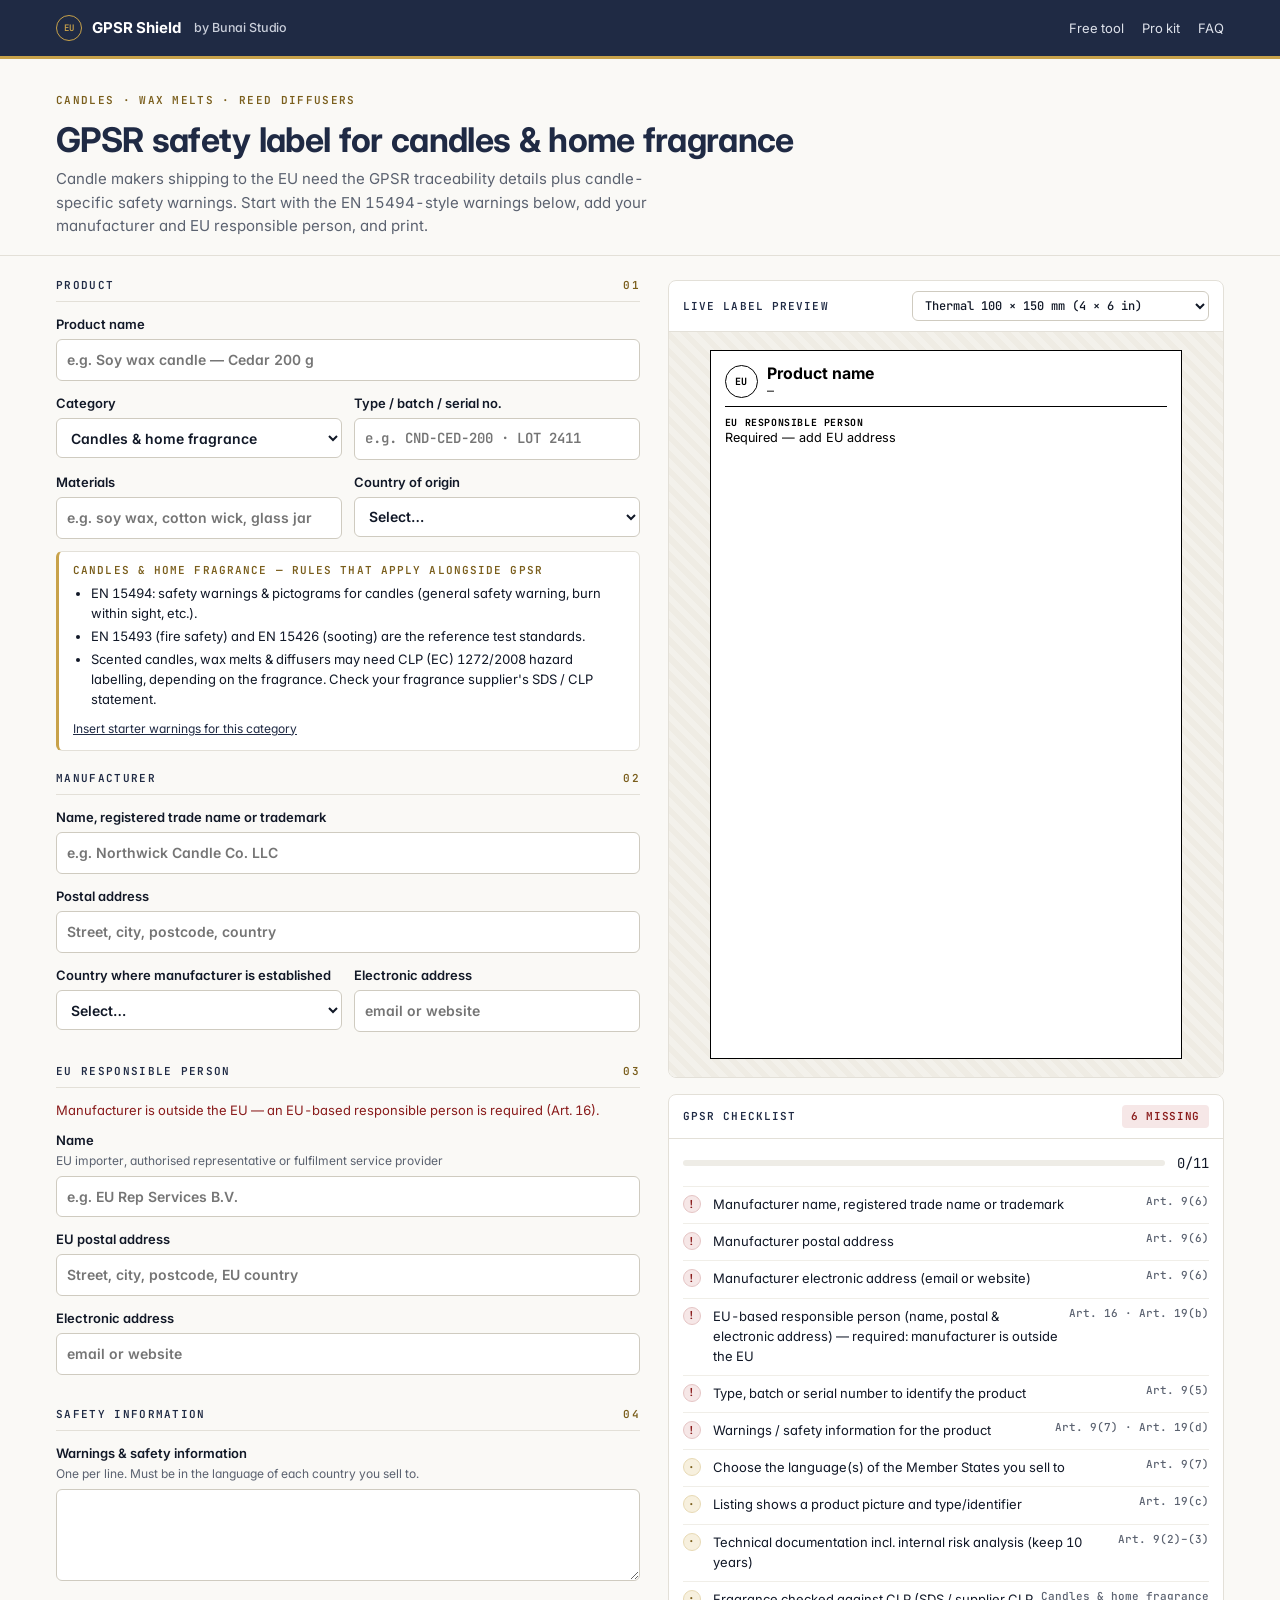
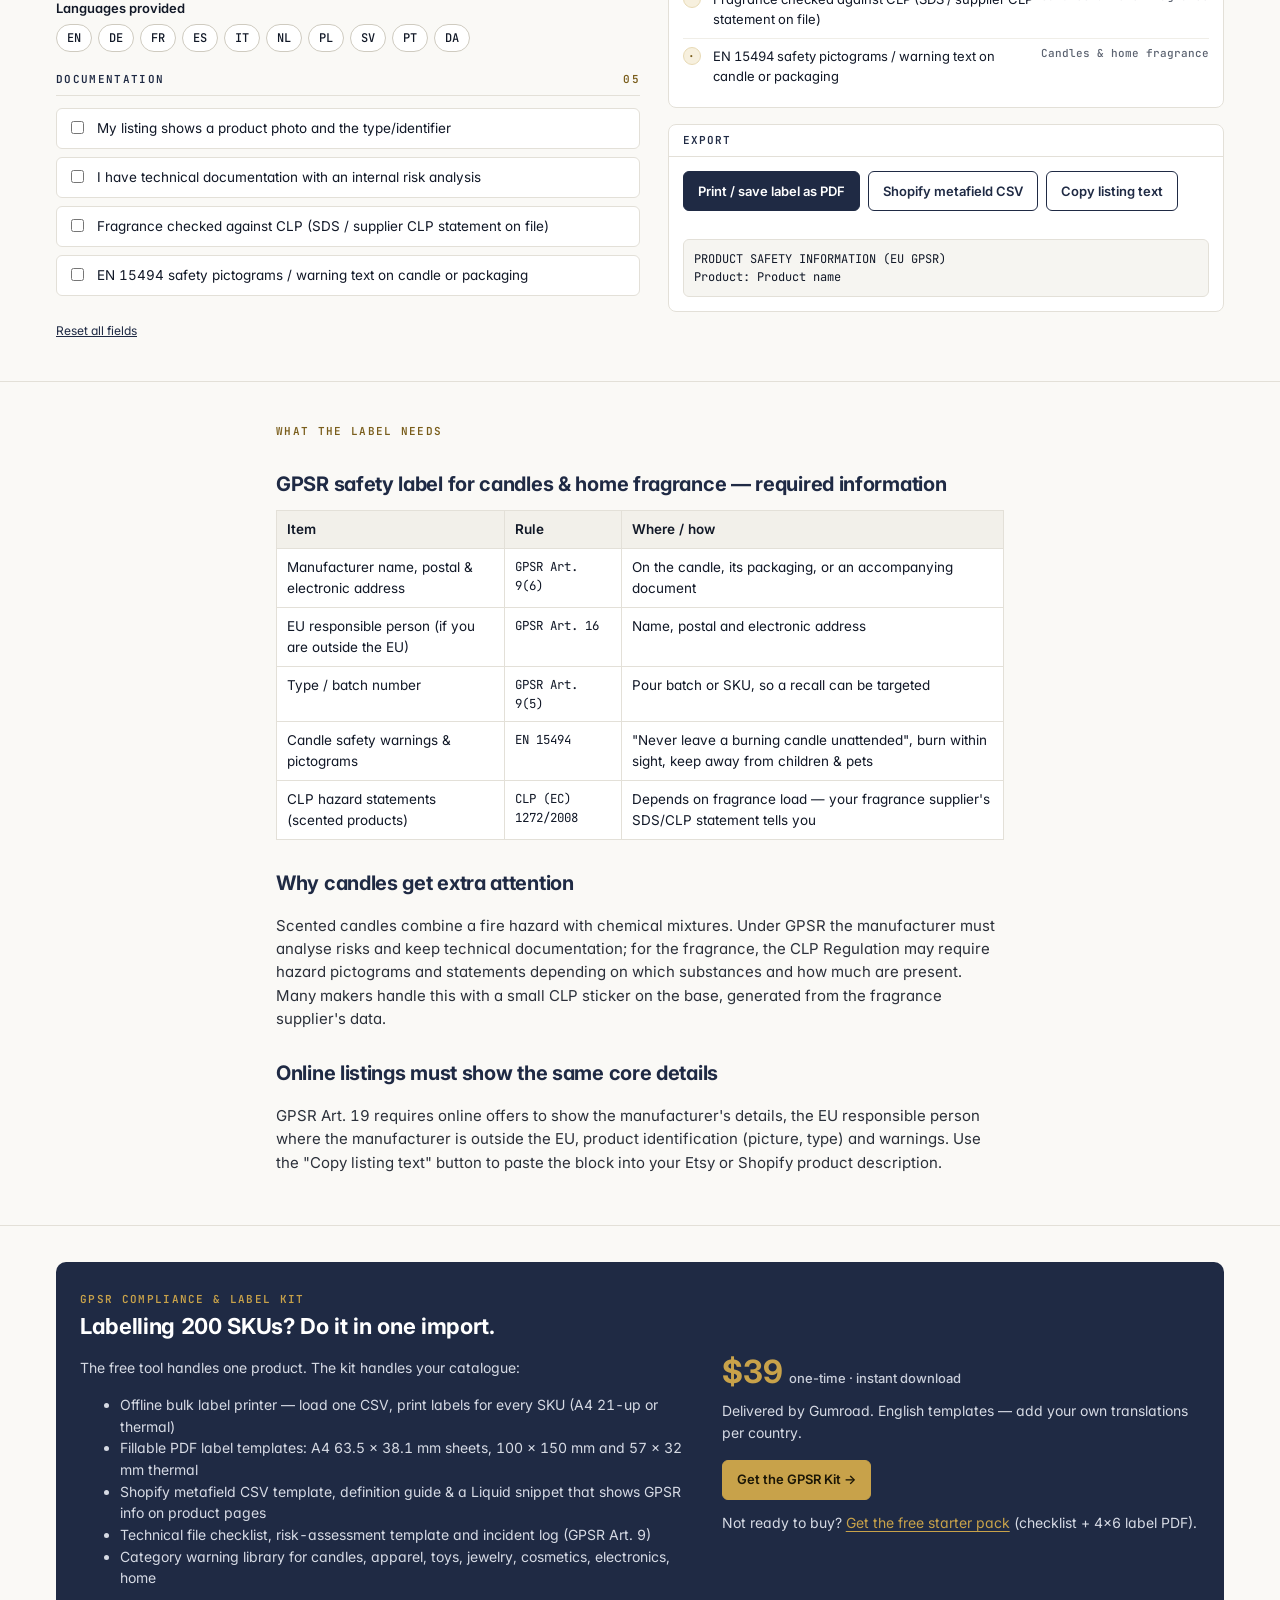
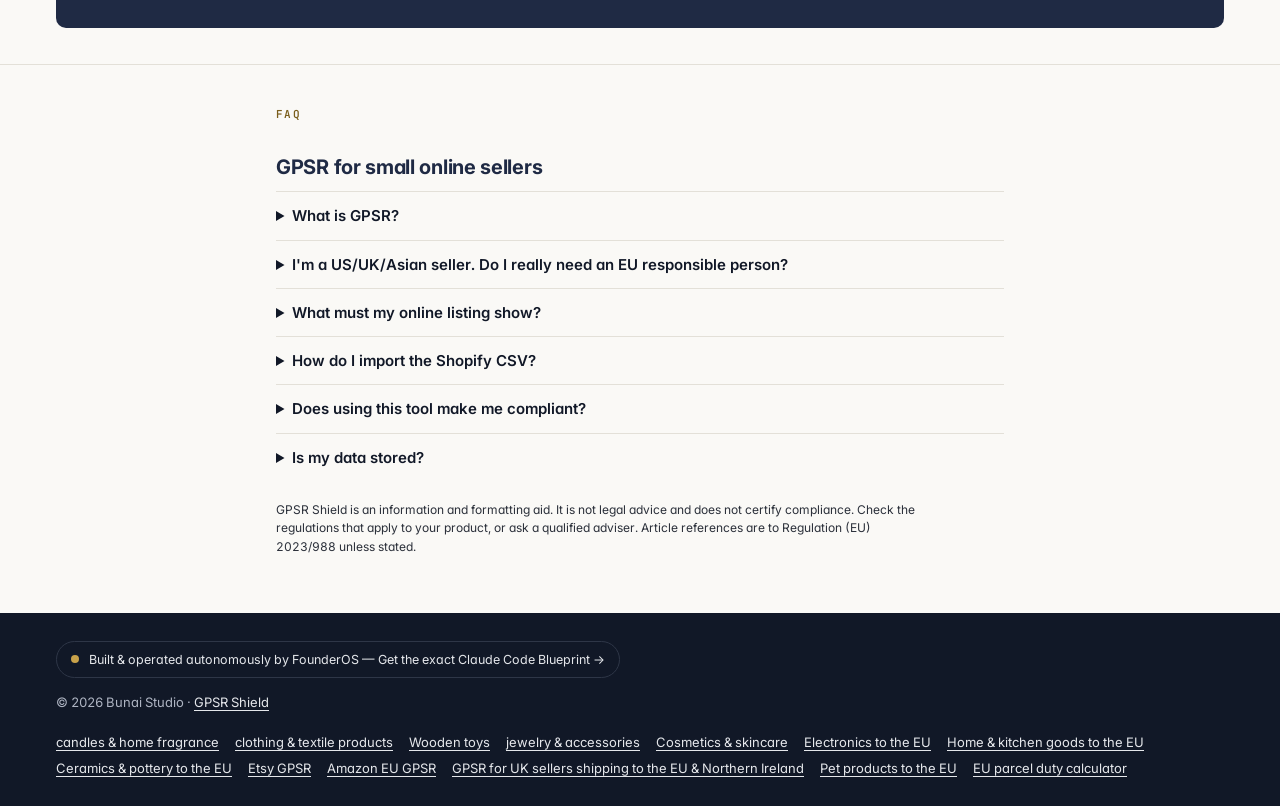
<file: gpsr-candles-home-fragrance/index.html>
<!doctype html>
<html lang="en">
<head>
<meta charset="utf-8">
<meta name="viewport" content="width=device-width,initial-scale=1">
<title>GPSR Label for Candles &amp; Home Fragrance (EU) — Free Generator | GPSR Shield</title>
<meta name="description" content="Create an EU GPSR safety label for candles, wax melts and diffusers. Covers manufacturer &amp; EU responsible person details, EN 15494 warnings and CLP notes. Free, printable.">
<link rel="canonical" href="https://humayuntalib.github.io/gpsr-shield/gpsr-candles-home-fragrance/">
<meta property="og:title" content="GPSR Label for Candles &amp; Home Fragrance (EU) — Free Generator | GPSR Shield">
<meta property="og:description" content="Create an EU GPSR safety label for candles, wax melts and diffusers. Covers manufacturer &amp; EU responsible person details, EN 15494 warnings and CLP notes. Free, printable.">
<meta property="og:type" content="website">
<meta property="og:url" content="https://humayuntalib.github.io/gpsr-shield/gpsr-candles-home-fragrance/">
<meta name="theme-color" content="#1F2A44">
<link rel="icon" href="data:image/svg+xml,%3Csvg xmlns='http://www.w3.org/2000/svg' viewBox='0 0 32 32'%3E%3Ccircle cx='16' cy='16' r='14' fill='%231F2A44' stroke='%23C8A24A' stroke-width='2'/%3E%3Ctext x='16' y='20' font-size='10' font-family='monospace' fill='%23C8A24A' text-anchor='middle'%3EEU%3C/text%3E%3C/svg%3E">
<link rel="preconnect" href="https://fonts.googleapis.com"><link rel="preconnect" href="https://fonts.gstatic.com" crossorigin>
<link href="https://fonts.googleapis.com/css2?family=Inter:wght@400;500;600;700&family=JetBrains+Mono:wght@400;500;600;700&display=swap" rel="stylesheet">
<link rel="stylesheet" href="../assets/app.css">
<style id="page-style"></style>
<script type="application/ld+json">{"@context":"https://schema.org","@type":"WebApplication","name":"GPSR Shield","applicationCategory":"BusinessApplication","operatingSystem":"Any (web browser)","offers":{"@type":"Offer","price":"0","priceCurrency":"USD"},"url":"https://humayuntalib.github.io/gpsr-shield/gpsr-candles-home-fragrance/"}</script>
<script type="application/ld+json">{"@context":"https://schema.org","@type":"FAQPage","mainEntity":[{"@type":"Question","name":"What is GPSR?","acceptedAnswer":{"@type":"Answer","text":"The General Product Safety Regulation (EU) 2023/988 replaced the old General Product Safety Directive on 13 December 2024. It applies to consumer products sold to people in the EU — including online sales from outside the EU."}},{"@type":"Question","name":"I'm a US/UK/Asian seller. Do I really need an EU responsible person?","acceptedAnswer":{"@type":"Answer","text":"If the manufacturer is not established in the EU, GPSR Art. 16 says the product can only be placed on the EU market if there is an economic operator established in the EU responsible for it (for example an importer, an authorised representative or a fulfilment service provider). Their name, postal and electronic address go on the product, packaging, parcel or accompanying document, and in your online listing."}},{"@type":"Question","name":"What must my online listing show?","acceptedAnswer":{"@type":"Answer","text":"Art. 19: the manufacturer's name, registered trade name or trademark, postal and electronic address; the EU responsible person's details where the manufacturer is outside the EU; information to identify the product (picture, type, other identifier); and warnings or safety information, in a language consumers in that Member State easily understand."}},{"@type":"Question","name":"How do I import the Shopify CSV?","acceptedAnswer":{"@type":"Answer","text":"First create product metafield definitions (Settings → Custom data → Products) with namespace \"custom\" and the keys in the CSV header (e.g. gpsr_manufacturer_name). Then Products → Import, tick \"Overwrite products with matching handles\". Replace the handle with your real product handle, and test on one product first after exporting a backup."}},{"@type":"Question","name":"Does using this tool make me compliant?","acceptedAnswer":{"@type":"Answer","text":"No tool can do that on its own. GPSR also requires a risk analysis, technical documentation, accident reporting and cooperation with authorities. This tool helps you prepare the label and listing information and shows what's missing. It is not legal advice."}},{"@type":"Question","name":"Is my data stored?","acceptedAnswer":{"@type":"Answer","text":"No. Everything runs in your browser. Your last entries are kept in your browser's local storage so you don't lose them; use Reset to clear."}}]}</script>
</head>
<body data-category="candles">
<header class="bar"><div class="wrap">
  <a class="brand" href="../"><span class="seal">EU</span>GPSR Shield <small>by Bunai Studio</small></a>
  <nav><a href="#tool">Free tool</a><a href="#kit">Pro kit</a><a href="#faq">FAQ</a></nav>
</div></header>

<main>
<section class="intro"><div class="wrap">
  <span class="eyebrow">Candles · wax melts · reed diffusers</span>
  <h1>GPSR safety label for candles &amp; home fragrance</h1>
  <p>Candle makers shipping to the EU need the GPSR traceability details plus candle-specific safety warnings. Start with the EN 15494-style warnings below, add your manufacturer and EU responsible person, and print.</p>
</div></section>

<div class="wrap"><div class="tool" id="tool">
<form id="gpsr-form" autocomplete="on" onsubmit="return false">
  <fieldset><legend><span>Product</span><span class="n">01</span></legend>
    <label class="f">Product name<input type="text" name="productName" placeholder="e.g. Soy wax candle — Cedar 200 g" maxlength="120"></label>
    <div class="row">
      <label class="f">Category<select name="category" id="category"></select></label>
      <label class="f">Type / batch / serial no.<input class="mono" type="text" name="identifier" placeholder="e.g. CND-CED-200 · LOT 2411" maxlength="80"></label>
    </div>
    <div class="row">
      <label class="f">Materials<input type="text" name="materials" placeholder="e.g. soy wax, cotton wick, glass jar" maxlength="160"></label>
      <label class="f">Country of origin<select name="origin" id="origin"></select></label>
    </div>
    <div id="cat-notes" class="notes"></div>
  </fieldset>

  <fieldset><legend><span>Manufacturer</span><span class="n">02</span></legend>
    <label class="f">Name, registered trade name or trademark<input type="text" name="mfrName" placeholder="e.g. Northwick Candle Co. LLC" maxlength="120"></label>
    <label class="f">Postal address<input type="text" name="mfrAddress" placeholder="Street, city, postcode, country" maxlength="200"></label>
    <div class="row">
      <label class="f">Country where manufacturer is established<select name="mfrCountry" id="mfrCountry"></select></label>
      <label class="f">Electronic address<input type="text" name="mfrEmail" placeholder="email or website" maxlength="120"></label>
    </div>
  </fieldset>

  <fieldset id="rp-box"><legend><span>EU responsible person</span><span class="n">03</span></legend>
    <p class="hint" id="rp-note" style="margin:0 0 10px;font-size:13px;color:var(--red)"></p>
    <label class="f">Name<span class="hint">EU importer, authorised representative or fulfilment service provider</span><input type="text" name="rpName" placeholder="e.g. EU Rep Services B.V." maxlength="120"></label>
    <label class="f">EU postal address<input type="text" name="rpAddress" placeholder="Street, city, postcode, EU country" maxlength="200"></label>
    <label class="f">Electronic address<input type="text" name="rpEmail" placeholder="email or website" maxlength="120"></label>
  </fieldset>

  <fieldset><legend><span>Safety information</span><span class="n">04</span></legend>
    <label class="f">Warnings &amp; safety information<span class="hint">One per line. Must be in the language of each country you sell to.</span><textarea name="warnings" maxlength="900"></textarea></label>
    <label class="f" style="margin-bottom:6px">Languages provided</label>
    <div class="langs" id="langs"></div>
  </fieldset>

  <fieldset><legend><span>Documentation</span><span class="n">05</span></legend>
    <div class="checks">
      <label class="cb"><input type="checkbox" name="hasPhoto"><span>My listing shows a product photo and the type/identifier</span></label>
      <label class="cb"><input type="checkbox" name="hasTechFile"><span>I have technical documentation with an internal risk analysis</span></label>
      <div id="cat-checks" class="checks"></div>
    </div>
  </fieldset>
  <button type="button" class="btn-link" id="btn-reset">Reset all fields</button>
</form>

<aside class="pane" aria-label="Live preview">
  <div class="card">
    <div class="card-h"><span>Live label preview</span><select class="size" id="size" aria-label="Label size"></select></div>
    <div class="stage" id="label-stage"></div>
  </div>
  <div class="card">
    <div class="card-h"><span>GPSR checklist</span><span class="badge no" id="ready">—</span></div>
    <div class="card-b">
      <div class="score"><div class="meter"><i id="meter"></i></div><span class="mono" id="score">0/0</span></div>
      <ul class="cl" id="cl"></ul>
    </div>
  </div>
  <div class="card">
    <div class="card-h"><span>Export</span></div>
    <div class="card-b">
      <div class="actions">
        <button class="btn dark" id="btn-print" type="button">Print / save label as PDF</button>
        <button class="btn" id="btn-csv" type="button">Shopify metafield CSV</button>
        <button class="btn" id="btn-copy" type="button">Copy listing text</button>
      </div>
      <div class="toast" id="toast" role="status"></div>
      <pre class="out" id="listing"></pre>
    </div>
  </div>
</aside>
</div></div>

<section class="section"><div class="wrap article">
  <span class="eyebrow">What the label needs</span>
  <h2>GPSR safety label for candles &amp; home fragrance — required information</h2>
  <table><thead><tr><th>Item</th><th>Rule</th><th>Where / how</th></tr></thead><tbody>
  <tr><td>Manufacturer name, postal &amp; electronic address</td><td class="mono">GPSR Art. 9(6)</td><td>On the candle, its packaging, or an accompanying document</td></tr><tr><td>EU responsible person (if you are outside the EU)</td><td class="mono">GPSR Art. 16</td><td>Name, postal and electronic address</td></tr><tr><td>Type / batch number</td><td class="mono">GPSR Art. 9(5)</td><td>Pour batch or SKU, so a recall can be targeted</td></tr><tr><td>Candle safety warnings &amp; pictograms</td><td class="mono">EN 15494</td><td>&quot;Never leave a burning candle unattended&quot;, burn within sight, keep away from children &amp; pets</td></tr><tr><td>CLP hazard statements (scented products)</td><td class="mono">CLP (EC) 1272/2008</td><td>Depends on fragrance load — your fragrance supplier's SDS/CLP statement tells you</td></tr>
  </tbody></table>
  <h2>Why candles get extra attention</h2><p>Scented candles combine a fire hazard with chemical mixtures. Under GPSR the manufacturer must analyse risks and keep technical documentation; for the fragrance, the CLP Regulation may require hazard pictograms and statements depending on which substances and how much are present. Many makers handle this with a small CLP sticker on the base, generated from the fragrance supplier's data.</p><h2>Online listings must show the same core details</h2><p>GPSR Art. 19 requires online offers to show the manufacturer's details, the EU responsible person where the manufacturer is outside the EU, product identification (picture, type) and warnings. Use the &quot;Copy listing text&quot; button to paste the block into your Etsy or Shopify product description.</p>
</div></section>
<section class="section" id="kit"><div class="wrap">
  <div class="offer">
    <div>
      <span class="eyebrow" style="color:var(--brass)">GPSR Compliance &amp; Label Kit</span>
      <h2>Labelling 200 SKUs? Do it in one import.</h2>
      <p>The free tool handles one product. The kit handles your catalogue:</p>
      <ul>
        <li>Offline bulk label printer — load one CSV, print labels for every SKU (A4 21-up or thermal)</li>
        <li>Fillable PDF label templates: A4 63.5 × 38.1 mm sheets, 100 × 150 mm and 57 × 32 mm thermal</li>
        <li>Shopify metafield CSV template, definition guide &amp; a Liquid snippet that shows GPSR info on product pages</li>
        <li>Technical file checklist, risk-assessment template and incident log (GPSR Art. 9)</li>
        <li>Category warning library for candles, apparel, toys, jewelry, cosmetics, electronics, home</li>
      </ul>
    </div>
    <div>
      <div class="price">$39<small>one-time · instant download</small></div>
      <p style="margin:12px 0 16px">Delivered by Gumroad. English templates — add your own translations per country.</p>
      <a class="btn primary" href="https://enzopk.gumroad.com/l/gpsr-kit?utm_source=gpsr-shield&amp;utm_medium=site&amp;utm_campaign=gpsr-candles-home-fragrance&amp;utm_content=buy">Get the GPSR Kit →</a>
      <p class="promo" data-until="2026-12-02T07:59:00Z" style="margin:12px 0 0;font-size:14px">Cyber Week: <span class="mono">CYBER30</span> takes 30% off at checkout until 1 Dec.</p><script>(function(){var p=document.currentScript.previousElementSibling;if(Date.now()>Date.parse(p.dataset.until))p.remove();})()</script>
      <p style="margin:12px 0 0;font-size:14px">Not ready to buy? <a href="https://enzopk.gumroad.com/l/gpsr-free?utm_source=gpsr-shield&amp;utm_medium=site&amp;utm_campaign=gpsr-candles-home-fragrance&amp;utm_content=free-pack" style="color:var(--brass);text-decoration:underline">Get the free starter pack</a> (checklist + 4×6 label PDF).</p>
    </div>
  </div>
</div></section>

<section class="section faq" id="faq"><div class="wrap article">
  <span class="eyebrow">FAQ</span>
  <h2>GPSR for small online sellers</h2>
  <details><summary>What is GPSR?</summary><p>The General Product Safety Regulation (EU) 2023/988 replaced the old General Product Safety Directive on 13 December 2024. It applies to consumer products sold to people in the EU — including online sales from outside the EU.</p></details><details><summary>I'm a US/UK/Asian seller. Do I really need an EU responsible person?</summary><p>If the manufacturer is not established in the EU, GPSR Art. 16 says the product can only be placed on the EU market if there is an economic operator established in the EU responsible for it (for example an importer, an authorised representative or a fulfilment service provider). Their name, postal and electronic address go on the product, packaging, parcel or accompanying document, and in your online listing.</p></details><details><summary>What must my online listing show?</summary><p>Art. 19: the manufacturer's name, registered trade name or trademark, postal and electronic address; the EU responsible person's details where the manufacturer is outside the EU; information to identify the product (picture, type, other identifier); and warnings or safety information, in a language consumers in that Member State easily understand.</p></details><details><summary>How do I import the Shopify CSV?</summary><p>First create product metafield definitions (Settings → Custom data → Products) with namespace &quot;custom&quot; and the keys in the CSV header (e.g. gpsr_manufacturer_name). Then Products → Import, tick &quot;Overwrite products with matching handles&quot;. Replace the handle with your real product handle, and test on one product first after exporting a backup.</p></details><details><summary>Does using this tool make me compliant?</summary><p>No tool can do that on its own. GPSR also requires a risk analysis, technical documentation, accident reporting and cooperation with authorities. This tool helps you prepare the label and listing information and shows what's missing. It is not legal advice.</p></details><details><summary>Is my data stored?</summary><p>No. Everything runs in your browser. Your last entries are kept in your browser's local storage so you don't lose them; use Reset to clear.</p></details>
  <p class="disclaimer" style="margin-top:20px">GPSR Shield is an information and formatting aid. It is not legal advice and does not certify compliance. Check the regulations that apply to your product, or ask a qualified adviser. Article references are to Regulation (EU) 2023/988 unless stated.</p>
</div></section>
</main>

<footer><div class="wrap foot">
  <div>
    <a class="studio-badge" href="https://enzopk.gumroad.com/l/founderos?utm_source=gpsr-shield&amp;utm_medium=site&amp;utm_campaign=gpsr-candles-home-fragrance&amp;utm_content=footer-badge"><span class="dot"></span>Built &amp; operated autonomously by FounderOS — Get the exact Claude Code Blueprint →</a>
    <p style="margin:14px 0 0">© 2026 Bunai Studio · <a href="../">GPSR Shield</a></p>
  </div>
  <nav class="foot-links" aria-label="GPSR guides"><a href="../gpsr-candles-home-fragrance/">candles &amp; home fragrance</a><a href="../gpsr-apparel-textiles/">clothing &amp; textile products</a><a href="../gpsr-wooden-toys/">Wooden toys</a><a href="../gpsr-jewelry-accessories/">jewelry &amp; accessories</a><a href="../gpsr-cosmetics-skincare/">Cosmetics &amp; skincare</a><a href="../gpsr-electronics/">Electronics to the EU</a><a href="../gpsr-home-kitchen/">Home &amp; kitchen goods to the EU</a><a href="../gpsr-ceramics-pottery/">Ceramics &amp; pottery to the EU</a><a href="../gpsr-etsy-sellers/">Etsy GPSR</a><a href="../gpsr-amazon-eu-sellers/">Amazon EU GPSR</a><a href="../gpsr-uk-sellers-eu-northern-ireland/">GPSR for UK sellers shipping to the EU &amp; Northern Ireland</a><a href="../gpsr-pet-products/">Pet products to the EU</a><a href="../eu-parcel-duty-calculator/">EU parcel duty calculator</a></nav>
</div></footer>

<div id="print-root"></div>
<script type="module" src="../assets/app.js"></script>
</body>
</html>
</file>
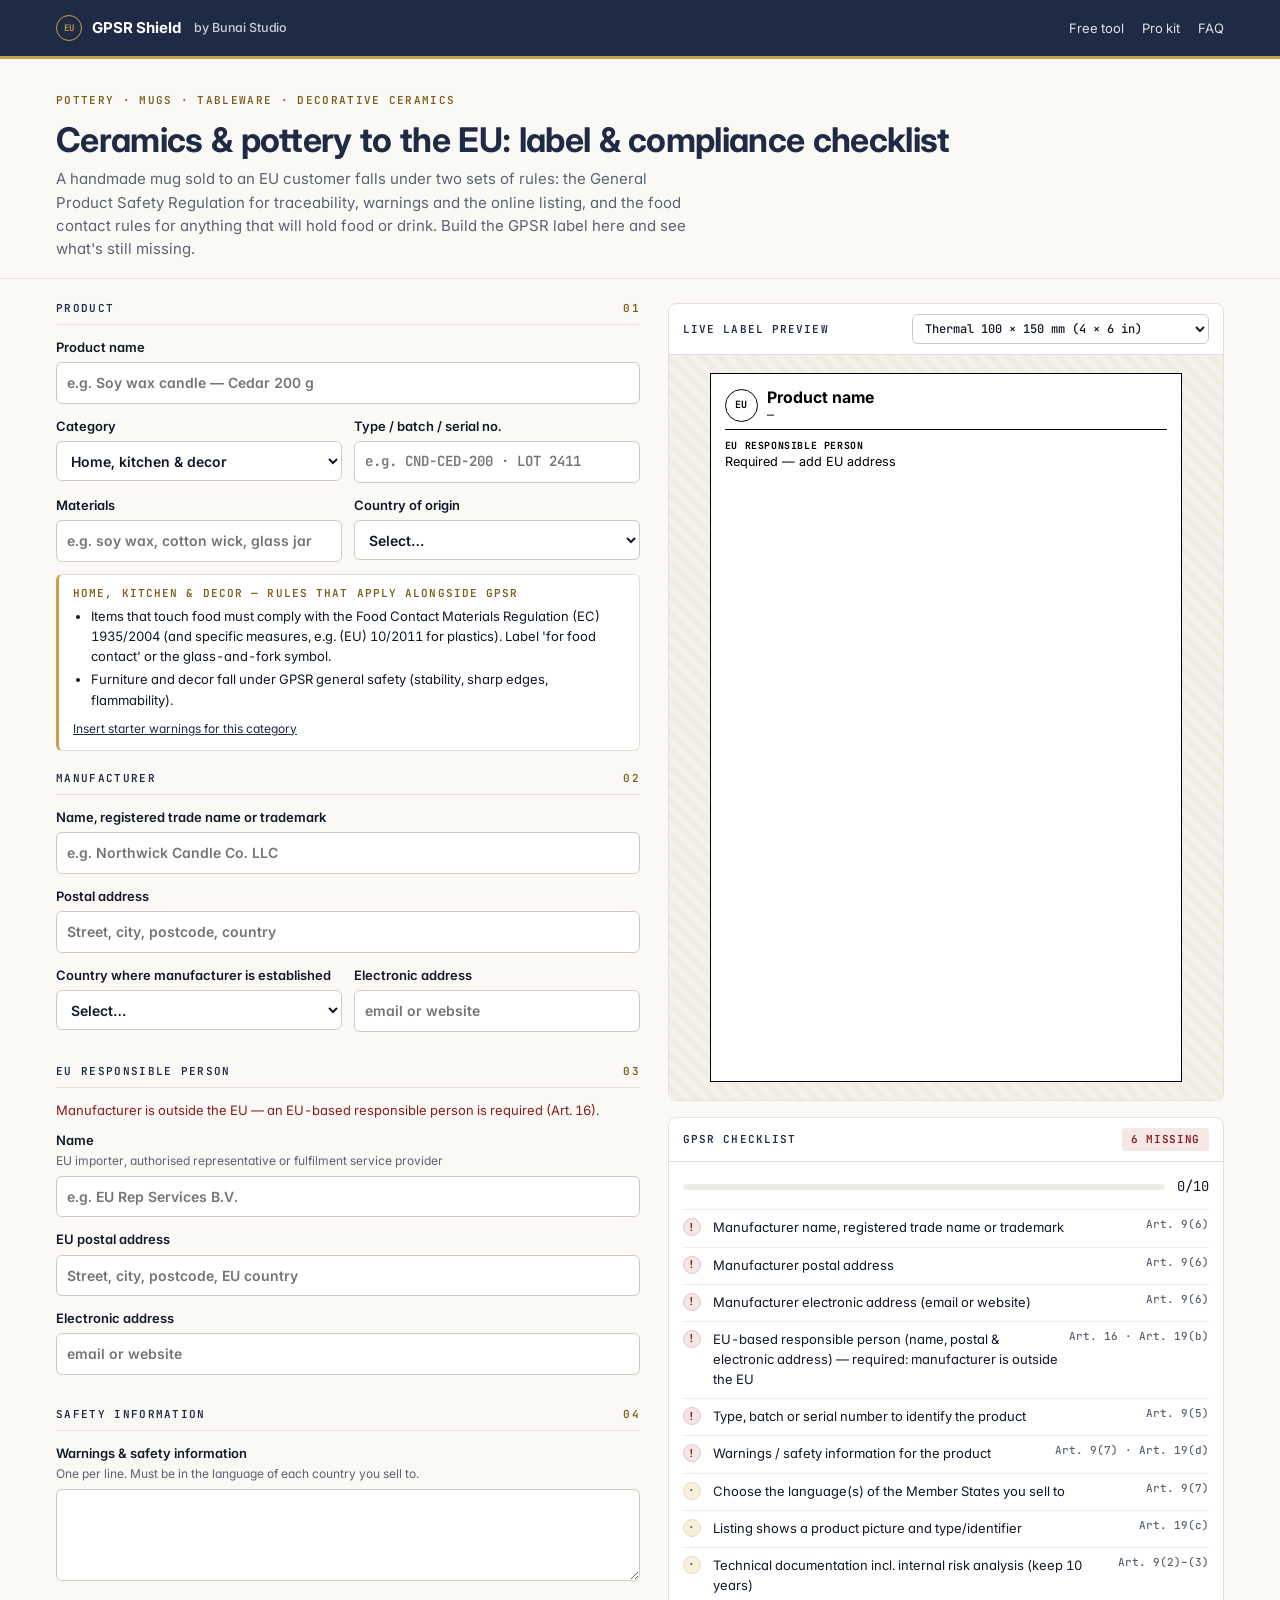
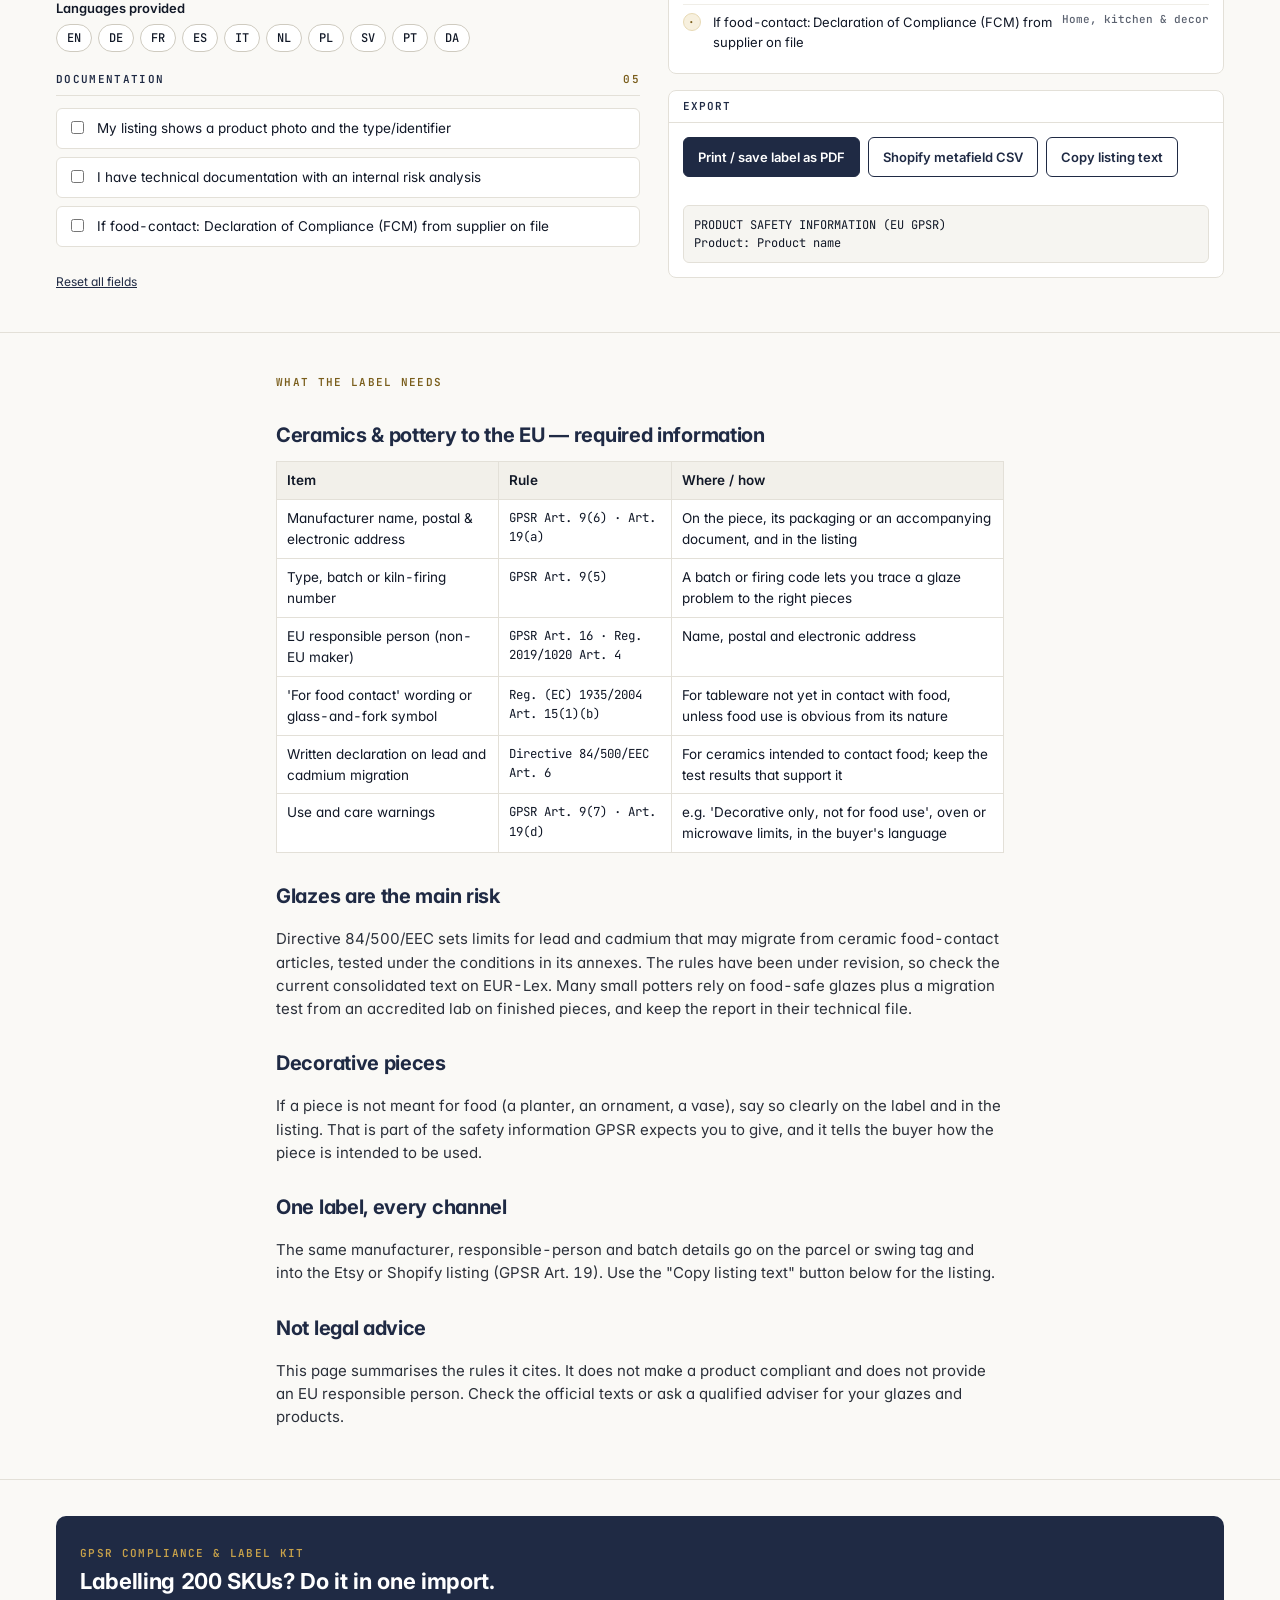
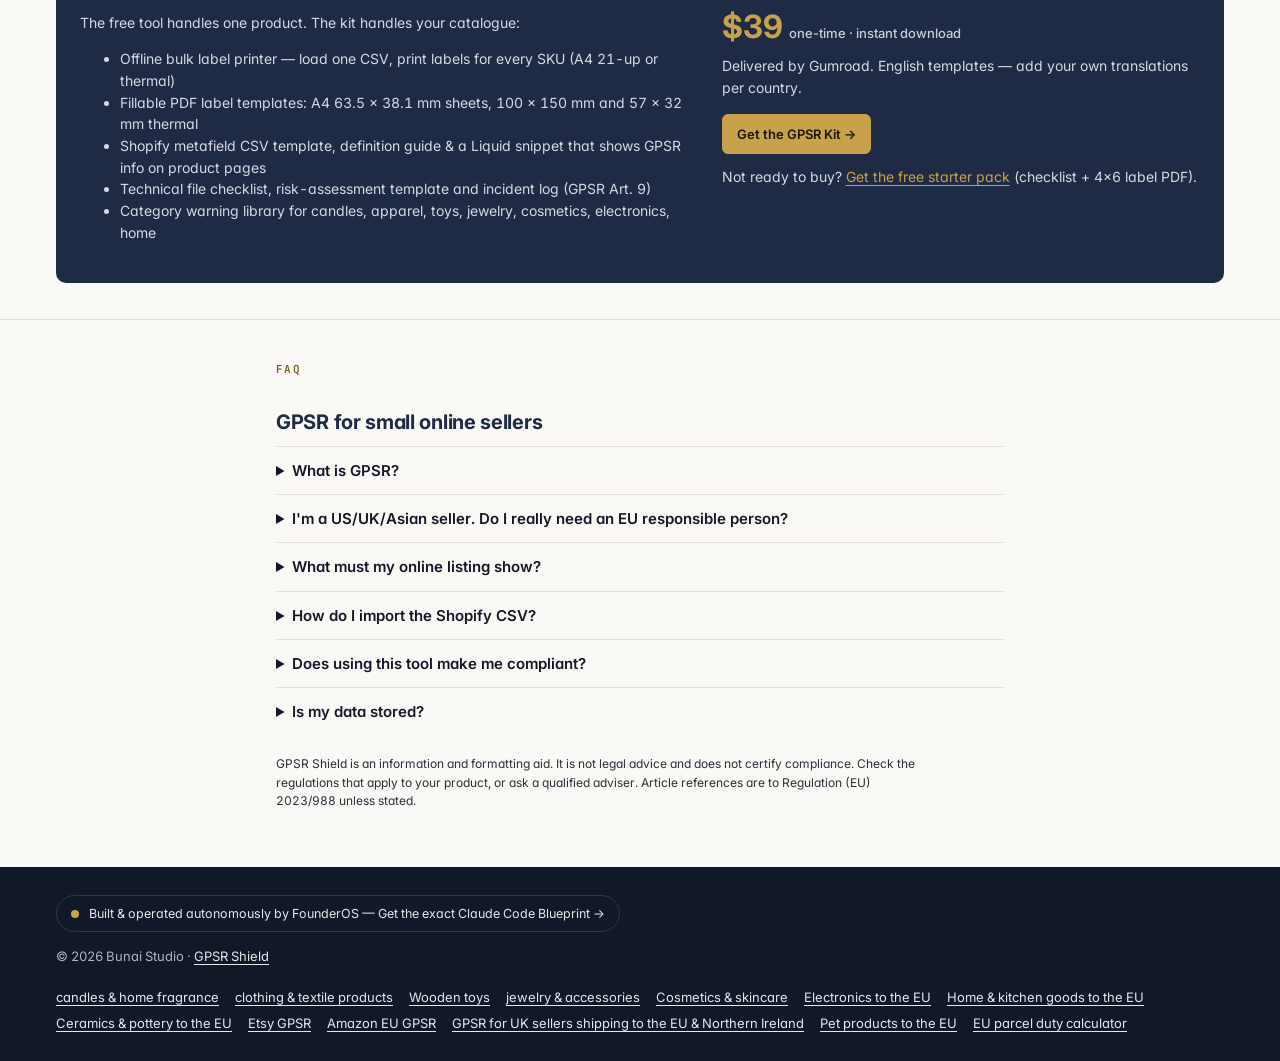
<file: gpsr-ceramics-pottery/index.html>
<!doctype html>
<html lang="en">
<head>
<meta charset="utf-8">
<meta name="viewport" content="width=device-width,initial-scale=1">
<title>Selling Ceramics &amp; Pottery to the EU: GPSR + Lead/Cadmium Label Checklist | GPSR Shield</title>
<meta name="description" content="Potters and ceramic brands shipping mugs, plates and decor to EU customers: GPSR label and listing details, the food contact symbol (Reg. 1935/2004) and the lead and cadmium declaration (Directive 84/500/EEC). Free label generator.">
<link rel="canonical" href="https://humayuntalib.github.io/gpsr-shield/gpsr-ceramics-pottery/">
<meta property="og:title" content="Selling Ceramics &amp; Pottery to the EU: GPSR + Lead/Cadmium Label Checklist | GPSR Shield">
<meta property="og:description" content="Potters and ceramic brands shipping mugs, plates and decor to EU customers: GPSR label and listing details, the food contact symbol (Reg. 1935/2004) and the lead and cadmium declaration (Directive 84/500/EEC). Free label generator.">
<meta property="og:type" content="website">
<meta property="og:url" content="https://humayuntalib.github.io/gpsr-shield/gpsr-ceramics-pottery/">
<meta name="theme-color" content="#1F2A44">
<link rel="icon" href="data:image/svg+xml,%3Csvg xmlns='http://www.w3.org/2000/svg' viewBox='0 0 32 32'%3E%3Ccircle cx='16' cy='16' r='14' fill='%231F2A44' stroke='%23C8A24A' stroke-width='2'/%3E%3Ctext x='16' y='20' font-size='10' font-family='monospace' fill='%23C8A24A' text-anchor='middle'%3EEU%3C/text%3E%3C/svg%3E">
<link rel="preconnect" href="https://fonts.googleapis.com"><link rel="preconnect" href="https://fonts.gstatic.com" crossorigin>
<link href="https://fonts.googleapis.com/css2?family=Inter:wght@400;500;600;700&family=JetBrains+Mono:wght@400;500;600;700&display=swap" rel="stylesheet">
<link rel="stylesheet" href="../assets/app.css">
<style id="page-style"></style>
<script type="application/ld+json">{"@context":"https://schema.org","@type":"WebApplication","name":"GPSR Shield","applicationCategory":"BusinessApplication","operatingSystem":"Any (web browser)","offers":{"@type":"Offer","price":"0","priceCurrency":"USD"},"url":"https://humayuntalib.github.io/gpsr-shield/gpsr-ceramics-pottery/"}</script>
<script type="application/ld+json">{"@context":"https://schema.org","@type":"FAQPage","mainEntity":[{"@type":"Question","name":"What is GPSR?","acceptedAnswer":{"@type":"Answer","text":"The General Product Safety Regulation (EU) 2023/988 replaced the old General Product Safety Directive on 13 December 2024. It applies to consumer products sold to people in the EU — including online sales from outside the EU."}},{"@type":"Question","name":"I'm a US/UK/Asian seller. Do I really need an EU responsible person?","acceptedAnswer":{"@type":"Answer","text":"If the manufacturer is not established in the EU, GPSR Art. 16 says the product can only be placed on the EU market if there is an economic operator established in the EU responsible for it (for example an importer, an authorised representative or a fulfilment service provider). Their name, postal and electronic address go on the product, packaging, parcel or accompanying document, and in your online listing."}},{"@type":"Question","name":"What must my online listing show?","acceptedAnswer":{"@type":"Answer","text":"Art. 19: the manufacturer's name, registered trade name or trademark, postal and electronic address; the EU responsible person's details where the manufacturer is outside the EU; information to identify the product (picture, type, other identifier); and warnings or safety information, in a language consumers in that Member State easily understand."}},{"@type":"Question","name":"How do I import the Shopify CSV?","acceptedAnswer":{"@type":"Answer","text":"First create product metafield definitions (Settings → Custom data → Products) with namespace \"custom\" and the keys in the CSV header (e.g. gpsr_manufacturer_name). Then Products → Import, tick \"Overwrite products with matching handles\". Replace the handle with your real product handle, and test on one product first after exporting a backup."}},{"@type":"Question","name":"Does using this tool make me compliant?","acceptedAnswer":{"@type":"Answer","text":"No tool can do that on its own. GPSR also requires a risk analysis, technical documentation, accident reporting and cooperation with authorities. This tool helps you prepare the label and listing information and shows what's missing. It is not legal advice."}},{"@type":"Question","name":"Is my data stored?","acceptedAnswer":{"@type":"Answer","text":"No. Everything runs in your browser. Your last entries are kept in your browser's local storage so you don't lose them; use Reset to clear."}}]}</script>
</head>
<body data-category="home">
<header class="bar"><div class="wrap">
  <a class="brand" href="../"><span class="seal">EU</span>GPSR Shield <small>by Bunai Studio</small></a>
  <nav><a href="#tool">Free tool</a><a href="#kit">Pro kit</a><a href="#faq">FAQ</a></nav>
</div></header>

<main>
<section class="intro"><div class="wrap">
  <span class="eyebrow">Pottery · mugs · tableware · decorative ceramics</span>
  <h1>Ceramics &amp; pottery to the EU: label &amp; compliance checklist</h1>
  <p>A handmade mug sold to an EU customer falls under two sets of rules: the General Product Safety Regulation for traceability, warnings and the online listing, and the food contact rules for anything that will hold food or drink. Build the GPSR label here and see what's still missing.</p>
</div></section>

<div class="wrap"><div class="tool" id="tool">
<form id="gpsr-form" autocomplete="on" onsubmit="return false">
  <fieldset><legend><span>Product</span><span class="n">01</span></legend>
    <label class="f">Product name<input type="text" name="productName" placeholder="e.g. Soy wax candle — Cedar 200 g" maxlength="120"></label>
    <div class="row">
      <label class="f">Category<select name="category" id="category"></select></label>
      <label class="f">Type / batch / serial no.<input class="mono" type="text" name="identifier" placeholder="e.g. CND-CED-200 · LOT 2411" maxlength="80"></label>
    </div>
    <div class="row">
      <label class="f">Materials<input type="text" name="materials" placeholder="e.g. soy wax, cotton wick, glass jar" maxlength="160"></label>
      <label class="f">Country of origin<select name="origin" id="origin"></select></label>
    </div>
    <div id="cat-notes" class="notes"></div>
  </fieldset>

  <fieldset><legend><span>Manufacturer</span><span class="n">02</span></legend>
    <label class="f">Name, registered trade name or trademark<input type="text" name="mfrName" placeholder="e.g. Northwick Candle Co. LLC" maxlength="120"></label>
    <label class="f">Postal address<input type="text" name="mfrAddress" placeholder="Street, city, postcode, country" maxlength="200"></label>
    <div class="row">
      <label class="f">Country where manufacturer is established<select name="mfrCountry" id="mfrCountry"></select></label>
      <label class="f">Electronic address<input type="text" name="mfrEmail" placeholder="email or website" maxlength="120"></label>
    </div>
  </fieldset>

  <fieldset id="rp-box"><legend><span>EU responsible person</span><span class="n">03</span></legend>
    <p class="hint" id="rp-note" style="margin:0 0 10px;font-size:13px;color:var(--red)"></p>
    <label class="f">Name<span class="hint">EU importer, authorised representative or fulfilment service provider</span><input type="text" name="rpName" placeholder="e.g. EU Rep Services B.V." maxlength="120"></label>
    <label class="f">EU postal address<input type="text" name="rpAddress" placeholder="Street, city, postcode, EU country" maxlength="200"></label>
    <label class="f">Electronic address<input type="text" name="rpEmail" placeholder="email or website" maxlength="120"></label>
  </fieldset>

  <fieldset><legend><span>Safety information</span><span class="n">04</span></legend>
    <label class="f">Warnings &amp; safety information<span class="hint">One per line. Must be in the language of each country you sell to.</span><textarea name="warnings" maxlength="900"></textarea></label>
    <label class="f" style="margin-bottom:6px">Languages provided</label>
    <div class="langs" id="langs"></div>
  </fieldset>

  <fieldset><legend><span>Documentation</span><span class="n">05</span></legend>
    <div class="checks">
      <label class="cb"><input type="checkbox" name="hasPhoto"><span>My listing shows a product photo and the type/identifier</span></label>
      <label class="cb"><input type="checkbox" name="hasTechFile"><span>I have technical documentation with an internal risk analysis</span></label>
      <div id="cat-checks" class="checks"></div>
    </div>
  </fieldset>
  <button type="button" class="btn-link" id="btn-reset">Reset all fields</button>
</form>

<aside class="pane" aria-label="Live preview">
  <div class="card">
    <div class="card-h"><span>Live label preview</span><select class="size" id="size" aria-label="Label size"></select></div>
    <div class="stage" id="label-stage"></div>
  </div>
  <div class="card">
    <div class="card-h"><span>GPSR checklist</span><span class="badge no" id="ready">—</span></div>
    <div class="card-b">
      <div class="score"><div class="meter"><i id="meter"></i></div><span class="mono" id="score">0/0</span></div>
      <ul class="cl" id="cl"></ul>
    </div>
  </div>
  <div class="card">
    <div class="card-h"><span>Export</span></div>
    <div class="card-b">
      <div class="actions">
        <button class="btn dark" id="btn-print" type="button">Print / save label as PDF</button>
        <button class="btn" id="btn-csv" type="button">Shopify metafield CSV</button>
        <button class="btn" id="btn-copy" type="button">Copy listing text</button>
      </div>
      <div class="toast" id="toast" role="status"></div>
      <pre class="out" id="listing"></pre>
    </div>
  </div>
</aside>
</div></div>

<section class="section"><div class="wrap article">
  <span class="eyebrow">What the label needs</span>
  <h2>Ceramics &amp; pottery to the EU — required information</h2>
  <table><thead><tr><th>Item</th><th>Rule</th><th>Where / how</th></tr></thead><tbody>
  <tr><td>Manufacturer name, postal &amp; electronic address</td><td class="mono">GPSR Art. 9(6) · Art. 19(a)</td><td>On the piece, its packaging or an accompanying document, and in the listing</td></tr><tr><td>Type, batch or kiln-firing number</td><td class="mono">GPSR Art. 9(5)</td><td>A batch or firing code lets you trace a glaze problem to the right pieces</td></tr><tr><td>EU responsible person (non-EU maker)</td><td class="mono">GPSR Art. 16 · Reg. 2019/1020 Art. 4</td><td>Name, postal and electronic address</td></tr><tr><td>'For food contact' wording or glass-and-fork symbol</td><td class="mono">Reg. (EC) 1935/2004 Art. 15(1)(b)</td><td>For tableware not yet in contact with food, unless food use is obvious from its nature</td></tr><tr><td>Written declaration on lead and cadmium migration</td><td class="mono">Directive 84/500/EEC Art. 6</td><td>For ceramics intended to contact food; keep the test results that support it</td></tr><tr><td>Use and care warnings</td><td class="mono">GPSR Art. 9(7) · Art. 19(d)</td><td>e.g. 'Decorative only, not for food use', oven or microwave limits, in the buyer's language</td></tr>
  </tbody></table>
  <h2>Glazes are the main risk</h2><p>Directive 84/500/EEC sets limits for lead and cadmium that may migrate from ceramic food-contact articles, tested under the conditions in its annexes. The rules have been under revision, so check the current consolidated text on EUR-Lex. Many small potters rely on food-safe glazes plus a migration test from an accredited lab on finished pieces, and keep the report in their technical file.</p><h2>Decorative pieces</h2><p>If a piece is not meant for food (a planter, an ornament, a vase), say so clearly on the label and in the listing. That is part of the safety information GPSR expects you to give, and it tells the buyer how the piece is intended to be used.</p><h2>One label, every channel</h2><p>The same manufacturer, responsible-person and batch details go on the parcel or swing tag and into the Etsy or Shopify listing (GPSR Art. 19). Use the &quot;Copy listing text&quot; button below for the listing.</p><h2>Not legal advice</h2><p>This page summarises the rules it cites. It does not make a product compliant and does not provide an EU responsible person. Check the official texts or ask a qualified adviser for your glazes and products.</p>
</div></section>
<section class="section" id="kit"><div class="wrap">
  <div class="offer">
    <div>
      <span class="eyebrow" style="color:var(--brass)">GPSR Compliance &amp; Label Kit</span>
      <h2>Labelling 200 SKUs? Do it in one import.</h2>
      <p>The free tool handles one product. The kit handles your catalogue:</p>
      <ul>
        <li>Offline bulk label printer — load one CSV, print labels for every SKU (A4 21-up or thermal)</li>
        <li>Fillable PDF label templates: A4 63.5 × 38.1 mm sheets, 100 × 150 mm and 57 × 32 mm thermal</li>
        <li>Shopify metafield CSV template, definition guide &amp; a Liquid snippet that shows GPSR info on product pages</li>
        <li>Technical file checklist, risk-assessment template and incident log (GPSR Art. 9)</li>
        <li>Category warning library for candles, apparel, toys, jewelry, cosmetics, electronics, home</li>
      </ul>
    </div>
    <div>
      <div class="price">$39<small>one-time · instant download</small></div>
      <p style="margin:12px 0 16px">Delivered by Gumroad. English templates — add your own translations per country.</p>
      <a class="btn primary" href="https://enzopk.gumroad.com/l/gpsr-kit?utm_source=gpsr-shield&amp;utm_medium=site&amp;utm_campaign=gpsr-ceramics-pottery&amp;utm_content=buy">Get the GPSR Kit →</a>
      <p class="promo" data-until="2026-12-02T07:59:00Z" style="margin:12px 0 0;font-size:14px">Cyber Week: <span class="mono">CYBER30</span> takes 30% off at checkout until 1 Dec.</p><script>(function(){var p=document.currentScript.previousElementSibling;if(Date.now()>Date.parse(p.dataset.until))p.remove();})()</script>
      <p style="margin:12px 0 0;font-size:14px">Not ready to buy? <a href="https://enzopk.gumroad.com/l/gpsr-free?utm_source=gpsr-shield&amp;utm_medium=site&amp;utm_campaign=gpsr-ceramics-pottery&amp;utm_content=free-pack" style="color:var(--brass);text-decoration:underline">Get the free starter pack</a> (checklist + 4×6 label PDF).</p>
    </div>
  </div>
</div></section>

<section class="section faq" id="faq"><div class="wrap article">
  <span class="eyebrow">FAQ</span>
  <h2>GPSR for small online sellers</h2>
  <details><summary>What is GPSR?</summary><p>The General Product Safety Regulation (EU) 2023/988 replaced the old General Product Safety Directive on 13 December 2024. It applies to consumer products sold to people in the EU — including online sales from outside the EU.</p></details><details><summary>I'm a US/UK/Asian seller. Do I really need an EU responsible person?</summary><p>If the manufacturer is not established in the EU, GPSR Art. 16 says the product can only be placed on the EU market if there is an economic operator established in the EU responsible for it (for example an importer, an authorised representative or a fulfilment service provider). Their name, postal and electronic address go on the product, packaging, parcel or accompanying document, and in your online listing.</p></details><details><summary>What must my online listing show?</summary><p>Art. 19: the manufacturer's name, registered trade name or trademark, postal and electronic address; the EU responsible person's details where the manufacturer is outside the EU; information to identify the product (picture, type, other identifier); and warnings or safety information, in a language consumers in that Member State easily understand.</p></details><details><summary>How do I import the Shopify CSV?</summary><p>First create product metafield definitions (Settings → Custom data → Products) with namespace &quot;custom&quot; and the keys in the CSV header (e.g. gpsr_manufacturer_name). Then Products → Import, tick &quot;Overwrite products with matching handles&quot;. Replace the handle with your real product handle, and test on one product first after exporting a backup.</p></details><details><summary>Does using this tool make me compliant?</summary><p>No tool can do that on its own. GPSR also requires a risk analysis, technical documentation, accident reporting and cooperation with authorities. This tool helps you prepare the label and listing information and shows what's missing. It is not legal advice.</p></details><details><summary>Is my data stored?</summary><p>No. Everything runs in your browser. Your last entries are kept in your browser's local storage so you don't lose them; use Reset to clear.</p></details>
  <p class="disclaimer" style="margin-top:20px">GPSR Shield is an information and formatting aid. It is not legal advice and does not certify compliance. Check the regulations that apply to your product, or ask a qualified adviser. Article references are to Regulation (EU) 2023/988 unless stated.</p>
</div></section>
</main>

<footer><div class="wrap foot">
  <div>
    <a class="studio-badge" href="https://enzopk.gumroad.com/l/founderos?utm_source=gpsr-shield&amp;utm_medium=site&amp;utm_campaign=gpsr-ceramics-pottery&amp;utm_content=footer-badge"><span class="dot"></span>Built &amp; operated autonomously by FounderOS — Get the exact Claude Code Blueprint →</a>
    <p style="margin:14px 0 0">© 2026 Bunai Studio · <a href="../">GPSR Shield</a></p>
  </div>
  <nav class="foot-links" aria-label="GPSR guides"><a href="../gpsr-candles-home-fragrance/">candles &amp; home fragrance</a><a href="../gpsr-apparel-textiles/">clothing &amp; textile products</a><a href="../gpsr-wooden-toys/">Wooden toys</a><a href="../gpsr-jewelry-accessories/">jewelry &amp; accessories</a><a href="../gpsr-cosmetics-skincare/">Cosmetics &amp; skincare</a><a href="../gpsr-electronics/">Electronics to the EU</a><a href="../gpsr-home-kitchen/">Home &amp; kitchen goods to the EU</a><a href="../gpsr-ceramics-pottery/">Ceramics &amp; pottery to the EU</a><a href="../gpsr-etsy-sellers/">Etsy GPSR</a><a href="../gpsr-amazon-eu-sellers/">Amazon EU GPSR</a><a href="../gpsr-uk-sellers-eu-northern-ireland/">GPSR for UK sellers shipping to the EU &amp; Northern Ireland</a><a href="../gpsr-pet-products/">Pet products to the EU</a><a href="../eu-parcel-duty-calculator/">EU parcel duty calculator</a></nav>
</div></footer>

<div id="print-root"></div>
<script type="module" src="../assets/app.js"></script>
</body>
</html>
</file>
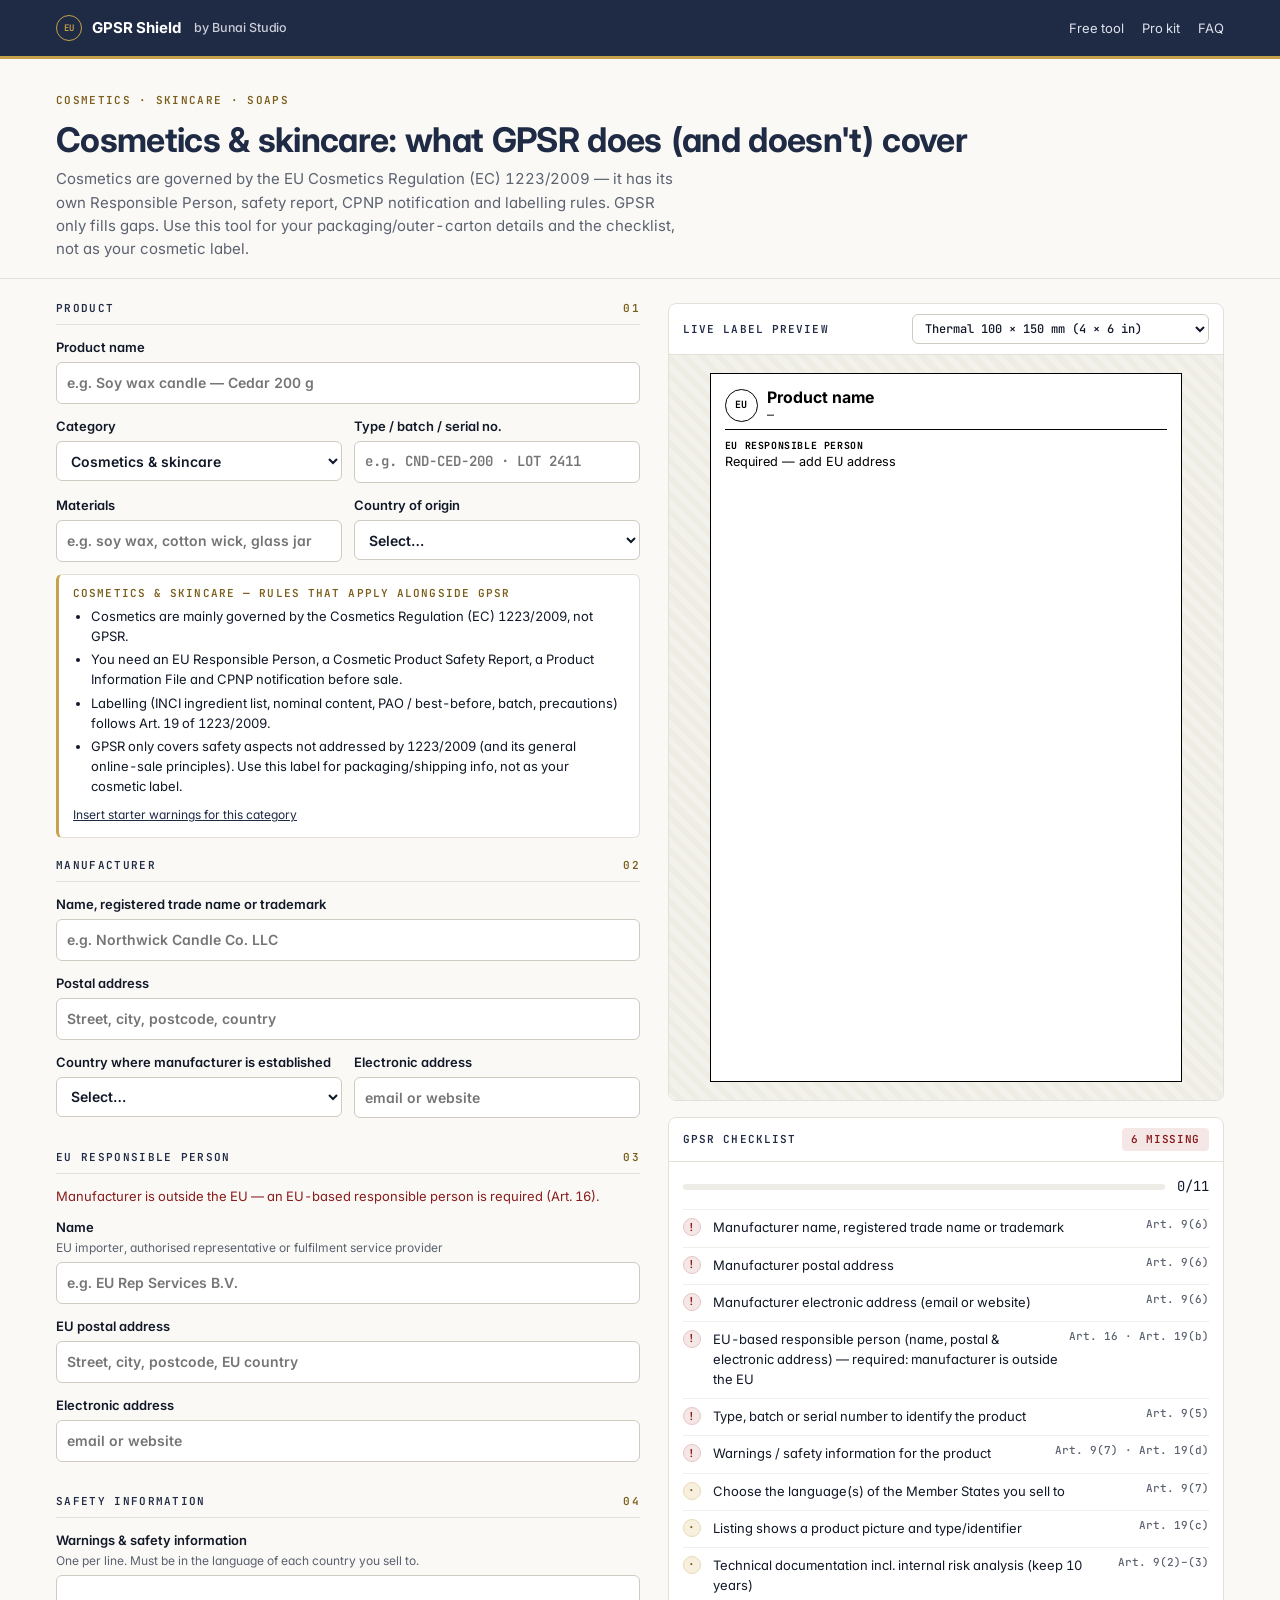
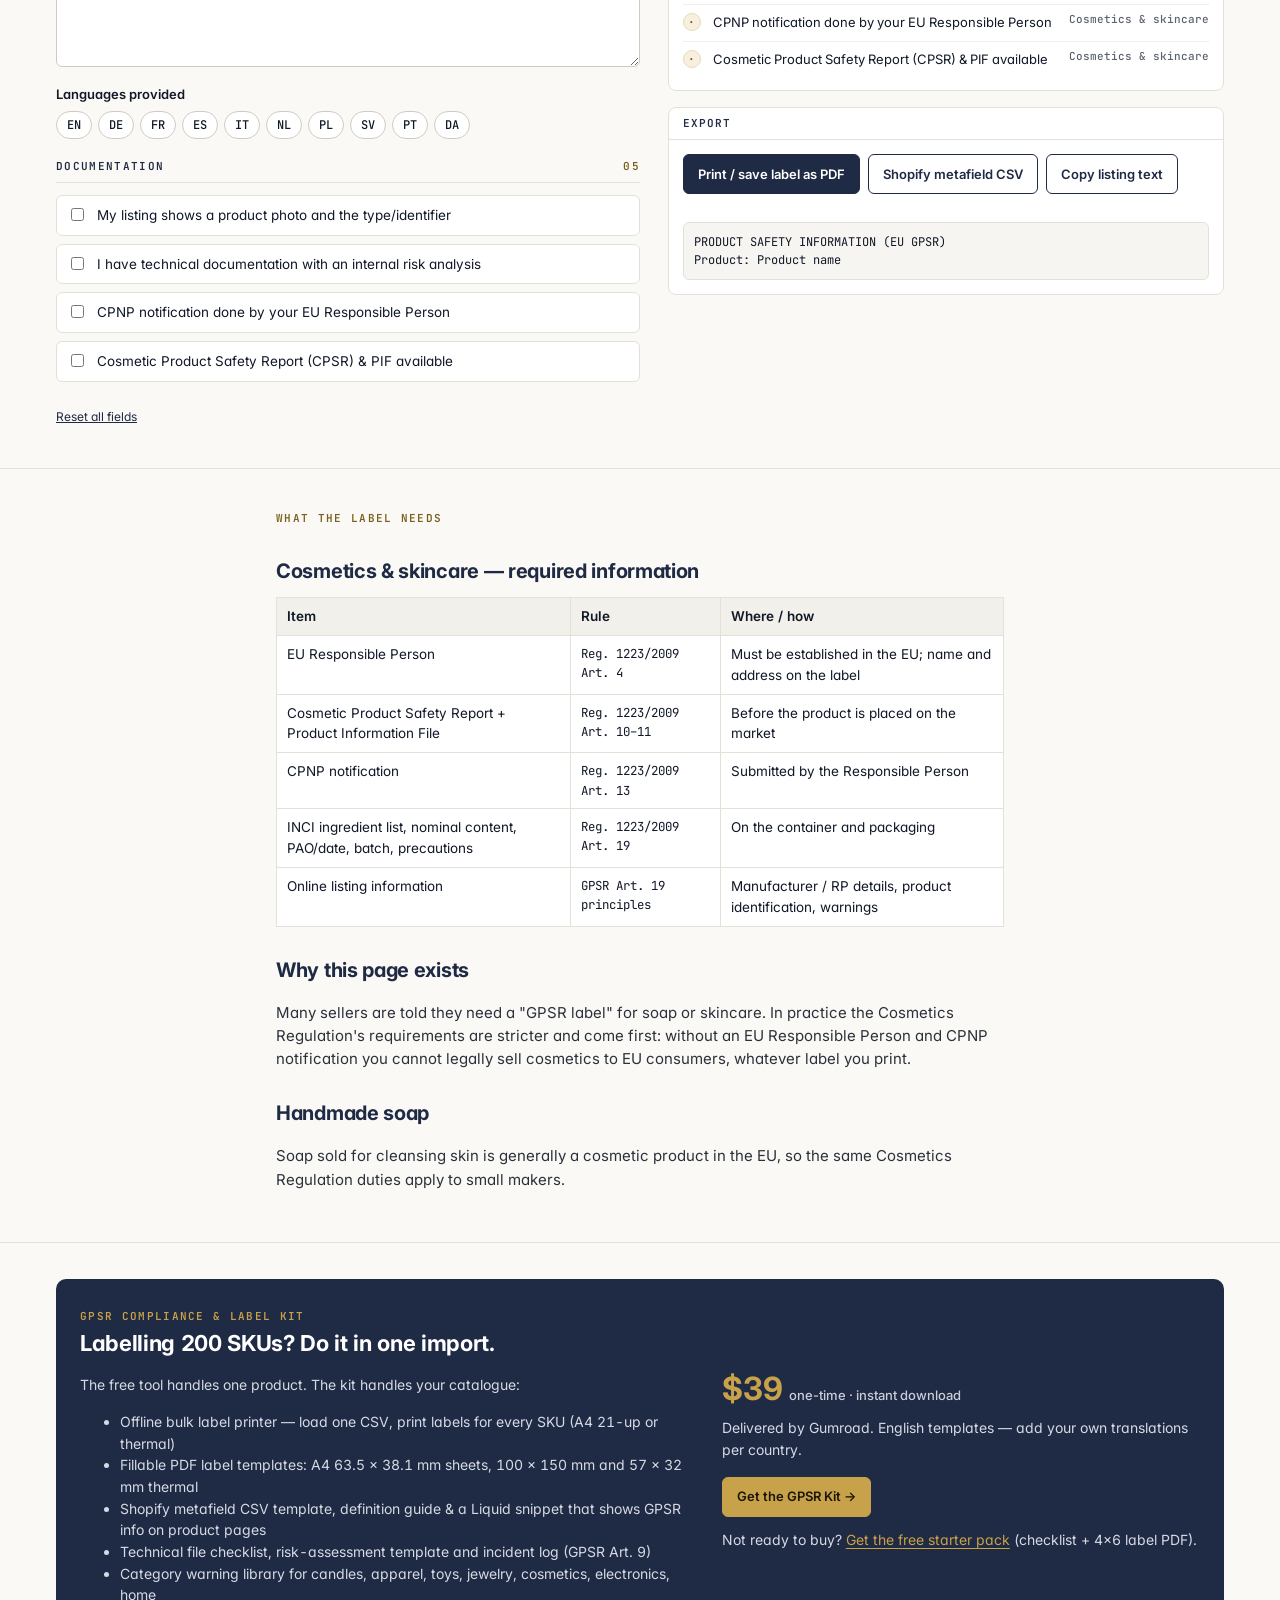
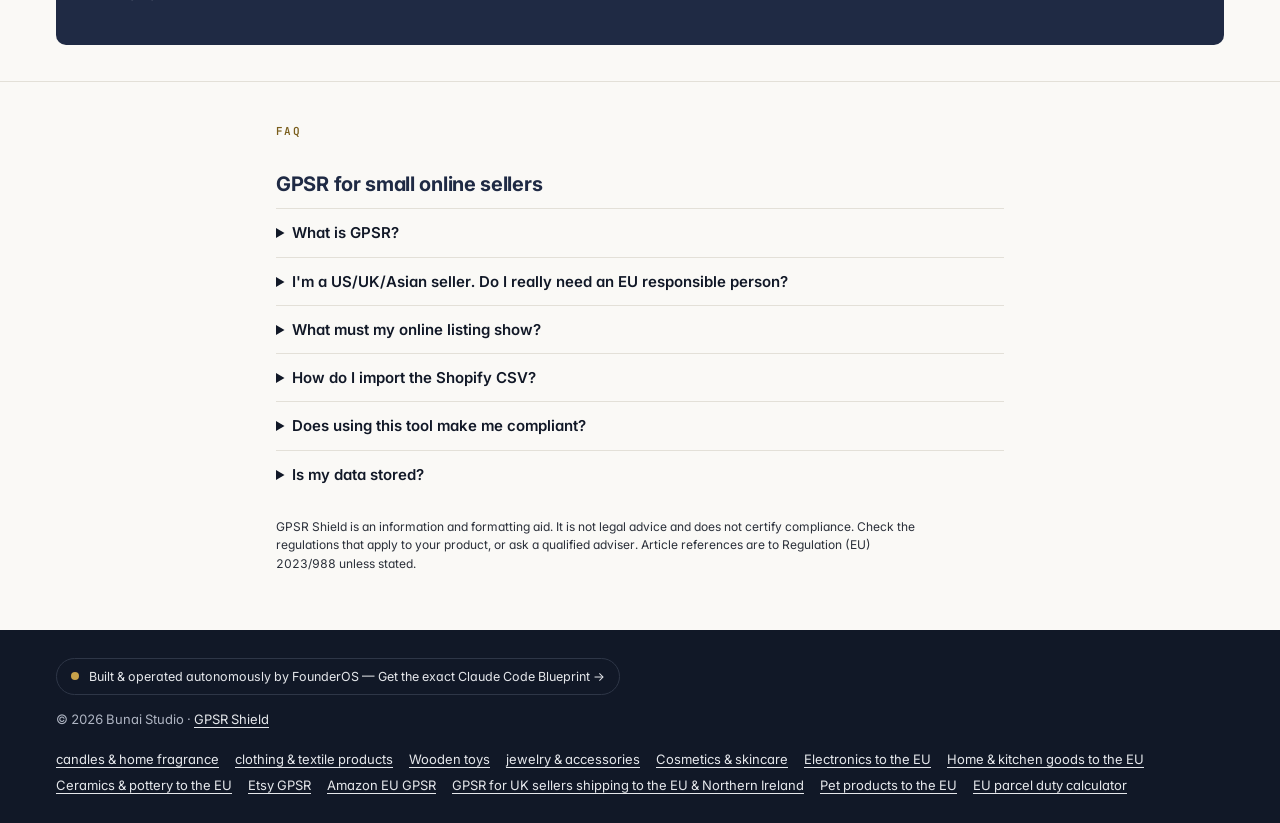
<file: gpsr-cosmetics-skincare/index.html>
<!doctype html>
<html lang="en">
<head>
<meta charset="utf-8">
<meta name="viewport" content="width=device-width,initial-scale=1">
<title>Cosmetics &amp; Skincare to the EU: GPSR vs Cosmetics Regulation 1223/2009 | GPSR Shield</title>
<meta name="description" content="Do cosmetics need a GPSR label? Mostly no — they fall under the EU Cosmetics Regulation (Responsible Person, CPNP, PIF). See what applies and generate shipping/packaging safety info for free.">
<link rel="canonical" href="https://humayuntalib.github.io/gpsr-shield/gpsr-cosmetics-skincare/">
<meta property="og:title" content="Cosmetics &amp; Skincare to the EU: GPSR vs Cosmetics Regulation 1223/2009 | GPSR Shield">
<meta property="og:description" content="Do cosmetics need a GPSR label? Mostly no — they fall under the EU Cosmetics Regulation (Responsible Person, CPNP, PIF). See what applies and generate shipping/packaging safety info for free.">
<meta property="og:type" content="website">
<meta property="og:url" content="https://humayuntalib.github.io/gpsr-shield/gpsr-cosmetics-skincare/">
<meta name="theme-color" content="#1F2A44">
<link rel="icon" href="data:image/svg+xml,%3Csvg xmlns='http://www.w3.org/2000/svg' viewBox='0 0 32 32'%3E%3Ccircle cx='16' cy='16' r='14' fill='%231F2A44' stroke='%23C8A24A' stroke-width='2'/%3E%3Ctext x='16' y='20' font-size='10' font-family='monospace' fill='%23C8A24A' text-anchor='middle'%3EEU%3C/text%3E%3C/svg%3E">
<link rel="preconnect" href="https://fonts.googleapis.com"><link rel="preconnect" href="https://fonts.gstatic.com" crossorigin>
<link href="https://fonts.googleapis.com/css2?family=Inter:wght@400;500;600;700&family=JetBrains+Mono:wght@400;500;600;700&display=swap" rel="stylesheet">
<link rel="stylesheet" href="../assets/app.css">
<style id="page-style"></style>
<script type="application/ld+json">{"@context":"https://schema.org","@type":"WebApplication","name":"GPSR Shield","applicationCategory":"BusinessApplication","operatingSystem":"Any (web browser)","offers":{"@type":"Offer","price":"0","priceCurrency":"USD"},"url":"https://humayuntalib.github.io/gpsr-shield/gpsr-cosmetics-skincare/"}</script>
<script type="application/ld+json">{"@context":"https://schema.org","@type":"FAQPage","mainEntity":[{"@type":"Question","name":"What is GPSR?","acceptedAnswer":{"@type":"Answer","text":"The General Product Safety Regulation (EU) 2023/988 replaced the old General Product Safety Directive on 13 December 2024. It applies to consumer products sold to people in the EU — including online sales from outside the EU."}},{"@type":"Question","name":"I'm a US/UK/Asian seller. Do I really need an EU responsible person?","acceptedAnswer":{"@type":"Answer","text":"If the manufacturer is not established in the EU, GPSR Art. 16 says the product can only be placed on the EU market if there is an economic operator established in the EU responsible for it (for example an importer, an authorised representative or a fulfilment service provider). Their name, postal and electronic address go on the product, packaging, parcel or accompanying document, and in your online listing."}},{"@type":"Question","name":"What must my online listing show?","acceptedAnswer":{"@type":"Answer","text":"Art. 19: the manufacturer's name, registered trade name or trademark, postal and electronic address; the EU responsible person's details where the manufacturer is outside the EU; information to identify the product (picture, type, other identifier); and warnings or safety information, in a language consumers in that Member State easily understand."}},{"@type":"Question","name":"How do I import the Shopify CSV?","acceptedAnswer":{"@type":"Answer","text":"First create product metafield definitions (Settings → Custom data → Products) with namespace \"custom\" and the keys in the CSV header (e.g. gpsr_manufacturer_name). Then Products → Import, tick \"Overwrite products with matching handles\". Replace the handle with your real product handle, and test on one product first after exporting a backup."}},{"@type":"Question","name":"Does using this tool make me compliant?","acceptedAnswer":{"@type":"Answer","text":"No tool can do that on its own. GPSR also requires a risk analysis, technical documentation, accident reporting and cooperation with authorities. This tool helps you prepare the label and listing information and shows what's missing. It is not legal advice."}},{"@type":"Question","name":"Is my data stored?","acceptedAnswer":{"@type":"Answer","text":"No. Everything runs in your browser. Your last entries are kept in your browser's local storage so you don't lose them; use Reset to clear."}}]}</script>
</head>
<body data-category="cosmetics">
<header class="bar"><div class="wrap">
  <a class="brand" href="../"><span class="seal">EU</span>GPSR Shield <small>by Bunai Studio</small></a>
  <nav><a href="#tool">Free tool</a><a href="#kit">Pro kit</a><a href="#faq">FAQ</a></nav>
</div></header>

<main>
<section class="intro"><div class="wrap">
  <span class="eyebrow">Cosmetics · skincare · soaps</span>
  <h1>Cosmetics &amp; skincare: what GPSR does (and doesn't) cover</h1>
  <p>Cosmetics are governed by the EU Cosmetics Regulation (EC) 1223/2009 — it has its own Responsible Person, safety report, CPNP notification and labelling rules. GPSR only fills gaps. Use this tool for your packaging/outer-carton details and the checklist, not as your cosmetic label.</p>
</div></section>

<div class="wrap"><div class="tool" id="tool">
<form id="gpsr-form" autocomplete="on" onsubmit="return false">
  <fieldset><legend><span>Product</span><span class="n">01</span></legend>
    <label class="f">Product name<input type="text" name="productName" placeholder="e.g. Soy wax candle — Cedar 200 g" maxlength="120"></label>
    <div class="row">
      <label class="f">Category<select name="category" id="category"></select></label>
      <label class="f">Type / batch / serial no.<input class="mono" type="text" name="identifier" placeholder="e.g. CND-CED-200 · LOT 2411" maxlength="80"></label>
    </div>
    <div class="row">
      <label class="f">Materials<input type="text" name="materials" placeholder="e.g. soy wax, cotton wick, glass jar" maxlength="160"></label>
      <label class="f">Country of origin<select name="origin" id="origin"></select></label>
    </div>
    <div id="cat-notes" class="notes"></div>
  </fieldset>

  <fieldset><legend><span>Manufacturer</span><span class="n">02</span></legend>
    <label class="f">Name, registered trade name or trademark<input type="text" name="mfrName" placeholder="e.g. Northwick Candle Co. LLC" maxlength="120"></label>
    <label class="f">Postal address<input type="text" name="mfrAddress" placeholder="Street, city, postcode, country" maxlength="200"></label>
    <div class="row">
      <label class="f">Country where manufacturer is established<select name="mfrCountry" id="mfrCountry"></select></label>
      <label class="f">Electronic address<input type="text" name="mfrEmail" placeholder="email or website" maxlength="120"></label>
    </div>
  </fieldset>

  <fieldset id="rp-box"><legend><span>EU responsible person</span><span class="n">03</span></legend>
    <p class="hint" id="rp-note" style="margin:0 0 10px;font-size:13px;color:var(--red)"></p>
    <label class="f">Name<span class="hint">EU importer, authorised representative or fulfilment service provider</span><input type="text" name="rpName" placeholder="e.g. EU Rep Services B.V." maxlength="120"></label>
    <label class="f">EU postal address<input type="text" name="rpAddress" placeholder="Street, city, postcode, EU country" maxlength="200"></label>
    <label class="f">Electronic address<input type="text" name="rpEmail" placeholder="email or website" maxlength="120"></label>
  </fieldset>

  <fieldset><legend><span>Safety information</span><span class="n">04</span></legend>
    <label class="f">Warnings &amp; safety information<span class="hint">One per line. Must be in the language of each country you sell to.</span><textarea name="warnings" maxlength="900"></textarea></label>
    <label class="f" style="margin-bottom:6px">Languages provided</label>
    <div class="langs" id="langs"></div>
  </fieldset>

  <fieldset><legend><span>Documentation</span><span class="n">05</span></legend>
    <div class="checks">
      <label class="cb"><input type="checkbox" name="hasPhoto"><span>My listing shows a product photo and the type/identifier</span></label>
      <label class="cb"><input type="checkbox" name="hasTechFile"><span>I have technical documentation with an internal risk analysis</span></label>
      <div id="cat-checks" class="checks"></div>
    </div>
  </fieldset>
  <button type="button" class="btn-link" id="btn-reset">Reset all fields</button>
</form>

<aside class="pane" aria-label="Live preview">
  <div class="card">
    <div class="card-h"><span>Live label preview</span><select class="size" id="size" aria-label="Label size"></select></div>
    <div class="stage" id="label-stage"></div>
  </div>
  <div class="card">
    <div class="card-h"><span>GPSR checklist</span><span class="badge no" id="ready">—</span></div>
    <div class="card-b">
      <div class="score"><div class="meter"><i id="meter"></i></div><span class="mono" id="score">0/0</span></div>
      <ul class="cl" id="cl"></ul>
    </div>
  </div>
  <div class="card">
    <div class="card-h"><span>Export</span></div>
    <div class="card-b">
      <div class="actions">
        <button class="btn dark" id="btn-print" type="button">Print / save label as PDF</button>
        <button class="btn" id="btn-csv" type="button">Shopify metafield CSV</button>
        <button class="btn" id="btn-copy" type="button">Copy listing text</button>
      </div>
      <div class="toast" id="toast" role="status"></div>
      <pre class="out" id="listing"></pre>
    </div>
  </div>
</aside>
</div></div>

<section class="section"><div class="wrap article">
  <span class="eyebrow">What the label needs</span>
  <h2>Cosmetics &amp; skincare — required information</h2>
  <table><thead><tr><th>Item</th><th>Rule</th><th>Where / how</th></tr></thead><tbody>
  <tr><td>EU Responsible Person</td><td class="mono">Reg. 1223/2009 Art. 4</td><td>Must be established in the EU; name and address on the label</td></tr><tr><td>Cosmetic Product Safety Report + Product Information File</td><td class="mono">Reg. 1223/2009 Art. 10–11</td><td>Before the product is placed on the market</td></tr><tr><td>CPNP notification</td><td class="mono">Reg. 1223/2009 Art. 13</td><td>Submitted by the Responsible Person</td></tr><tr><td>INCI ingredient list, nominal content, PAO/date, batch, precautions</td><td class="mono">Reg. 1223/2009 Art. 19</td><td>On the container and packaging</td></tr><tr><td>Online listing information</td><td class="mono">GPSR Art. 19 principles</td><td>Manufacturer / RP details, product identification, warnings</td></tr>
  </tbody></table>
  <h2>Why this page exists</h2><p>Many sellers are told they need a &quot;GPSR label&quot; for soap or skincare. In practice the Cosmetics Regulation's requirements are stricter and come first: without an EU Responsible Person and CPNP notification you cannot legally sell cosmetics to EU consumers, whatever label you print.</p><h2>Handmade soap</h2><p>Soap sold for cleansing skin is generally a cosmetic product in the EU, so the same Cosmetics Regulation duties apply to small makers.</p>
</div></section>
<section class="section" id="kit"><div class="wrap">
  <div class="offer">
    <div>
      <span class="eyebrow" style="color:var(--brass)">GPSR Compliance &amp; Label Kit</span>
      <h2>Labelling 200 SKUs? Do it in one import.</h2>
      <p>The free tool handles one product. The kit handles your catalogue:</p>
      <ul>
        <li>Offline bulk label printer — load one CSV, print labels for every SKU (A4 21-up or thermal)</li>
        <li>Fillable PDF label templates: A4 63.5 × 38.1 mm sheets, 100 × 150 mm and 57 × 32 mm thermal</li>
        <li>Shopify metafield CSV template, definition guide &amp; a Liquid snippet that shows GPSR info on product pages</li>
        <li>Technical file checklist, risk-assessment template and incident log (GPSR Art. 9)</li>
        <li>Category warning library for candles, apparel, toys, jewelry, cosmetics, electronics, home</li>
      </ul>
    </div>
    <div>
      <div class="price">$39<small>one-time · instant download</small></div>
      <p style="margin:12px 0 16px">Delivered by Gumroad. English templates — add your own translations per country.</p>
      <a class="btn primary" href="https://enzopk.gumroad.com/l/gpsr-kit?utm_source=gpsr-shield&amp;utm_medium=site&amp;utm_campaign=gpsr-cosmetics-skincare&amp;utm_content=buy">Get the GPSR Kit →</a>
      <p class="promo" data-until="2026-12-02T07:59:00Z" style="margin:12px 0 0;font-size:14px">Cyber Week: <span class="mono">CYBER30</span> takes 30% off at checkout until 1 Dec.</p><script>(function(){var p=document.currentScript.previousElementSibling;if(Date.now()>Date.parse(p.dataset.until))p.remove();})()</script>
      <p style="margin:12px 0 0;font-size:14px">Not ready to buy? <a href="https://enzopk.gumroad.com/l/gpsr-free?utm_source=gpsr-shield&amp;utm_medium=site&amp;utm_campaign=gpsr-cosmetics-skincare&amp;utm_content=free-pack" style="color:var(--brass);text-decoration:underline">Get the free starter pack</a> (checklist + 4×6 label PDF).</p>
    </div>
  </div>
</div></section>

<section class="section faq" id="faq"><div class="wrap article">
  <span class="eyebrow">FAQ</span>
  <h2>GPSR for small online sellers</h2>
  <details><summary>What is GPSR?</summary><p>The General Product Safety Regulation (EU) 2023/988 replaced the old General Product Safety Directive on 13 December 2024. It applies to consumer products sold to people in the EU — including online sales from outside the EU.</p></details><details><summary>I'm a US/UK/Asian seller. Do I really need an EU responsible person?</summary><p>If the manufacturer is not established in the EU, GPSR Art. 16 says the product can only be placed on the EU market if there is an economic operator established in the EU responsible for it (for example an importer, an authorised representative or a fulfilment service provider). Their name, postal and electronic address go on the product, packaging, parcel or accompanying document, and in your online listing.</p></details><details><summary>What must my online listing show?</summary><p>Art. 19: the manufacturer's name, registered trade name or trademark, postal and electronic address; the EU responsible person's details where the manufacturer is outside the EU; information to identify the product (picture, type, other identifier); and warnings or safety information, in a language consumers in that Member State easily understand.</p></details><details><summary>How do I import the Shopify CSV?</summary><p>First create product metafield definitions (Settings → Custom data → Products) with namespace &quot;custom&quot; and the keys in the CSV header (e.g. gpsr_manufacturer_name). Then Products → Import, tick &quot;Overwrite products with matching handles&quot;. Replace the handle with your real product handle, and test on one product first after exporting a backup.</p></details><details><summary>Does using this tool make me compliant?</summary><p>No tool can do that on its own. GPSR also requires a risk analysis, technical documentation, accident reporting and cooperation with authorities. This tool helps you prepare the label and listing information and shows what's missing. It is not legal advice.</p></details><details><summary>Is my data stored?</summary><p>No. Everything runs in your browser. Your last entries are kept in your browser's local storage so you don't lose them; use Reset to clear.</p></details>
  <p class="disclaimer" style="margin-top:20px">GPSR Shield is an information and formatting aid. It is not legal advice and does not certify compliance. Check the regulations that apply to your product, or ask a qualified adviser. Article references are to Regulation (EU) 2023/988 unless stated.</p>
</div></section>
</main>

<footer><div class="wrap foot">
  <div>
    <a class="studio-badge" href="https://enzopk.gumroad.com/l/founderos?utm_source=gpsr-shield&amp;utm_medium=site&amp;utm_campaign=gpsr-cosmetics-skincare&amp;utm_content=footer-badge"><span class="dot"></span>Built &amp; operated autonomously by FounderOS — Get the exact Claude Code Blueprint →</a>
    <p style="margin:14px 0 0">© 2026 Bunai Studio · <a href="../">GPSR Shield</a></p>
  </div>
  <nav class="foot-links" aria-label="GPSR guides"><a href="../gpsr-candles-home-fragrance/">candles &amp; home fragrance</a><a href="../gpsr-apparel-textiles/">clothing &amp; textile products</a><a href="../gpsr-wooden-toys/">Wooden toys</a><a href="../gpsr-jewelry-accessories/">jewelry &amp; accessories</a><a href="../gpsr-cosmetics-skincare/">Cosmetics &amp; skincare</a><a href="../gpsr-electronics/">Electronics to the EU</a><a href="../gpsr-home-kitchen/">Home &amp; kitchen goods to the EU</a><a href="../gpsr-ceramics-pottery/">Ceramics &amp; pottery to the EU</a><a href="../gpsr-etsy-sellers/">Etsy GPSR</a><a href="../gpsr-amazon-eu-sellers/">Amazon EU GPSR</a><a href="../gpsr-uk-sellers-eu-northern-ireland/">GPSR for UK sellers shipping to the EU &amp; Northern Ireland</a><a href="../gpsr-pet-products/">Pet products to the EU</a><a href="../eu-parcel-duty-calculator/">EU parcel duty calculator</a></nav>
</div></footer>

<div id="print-root"></div>
<script type="module" src="../assets/app.js"></script>
</body>
</html>
</file>
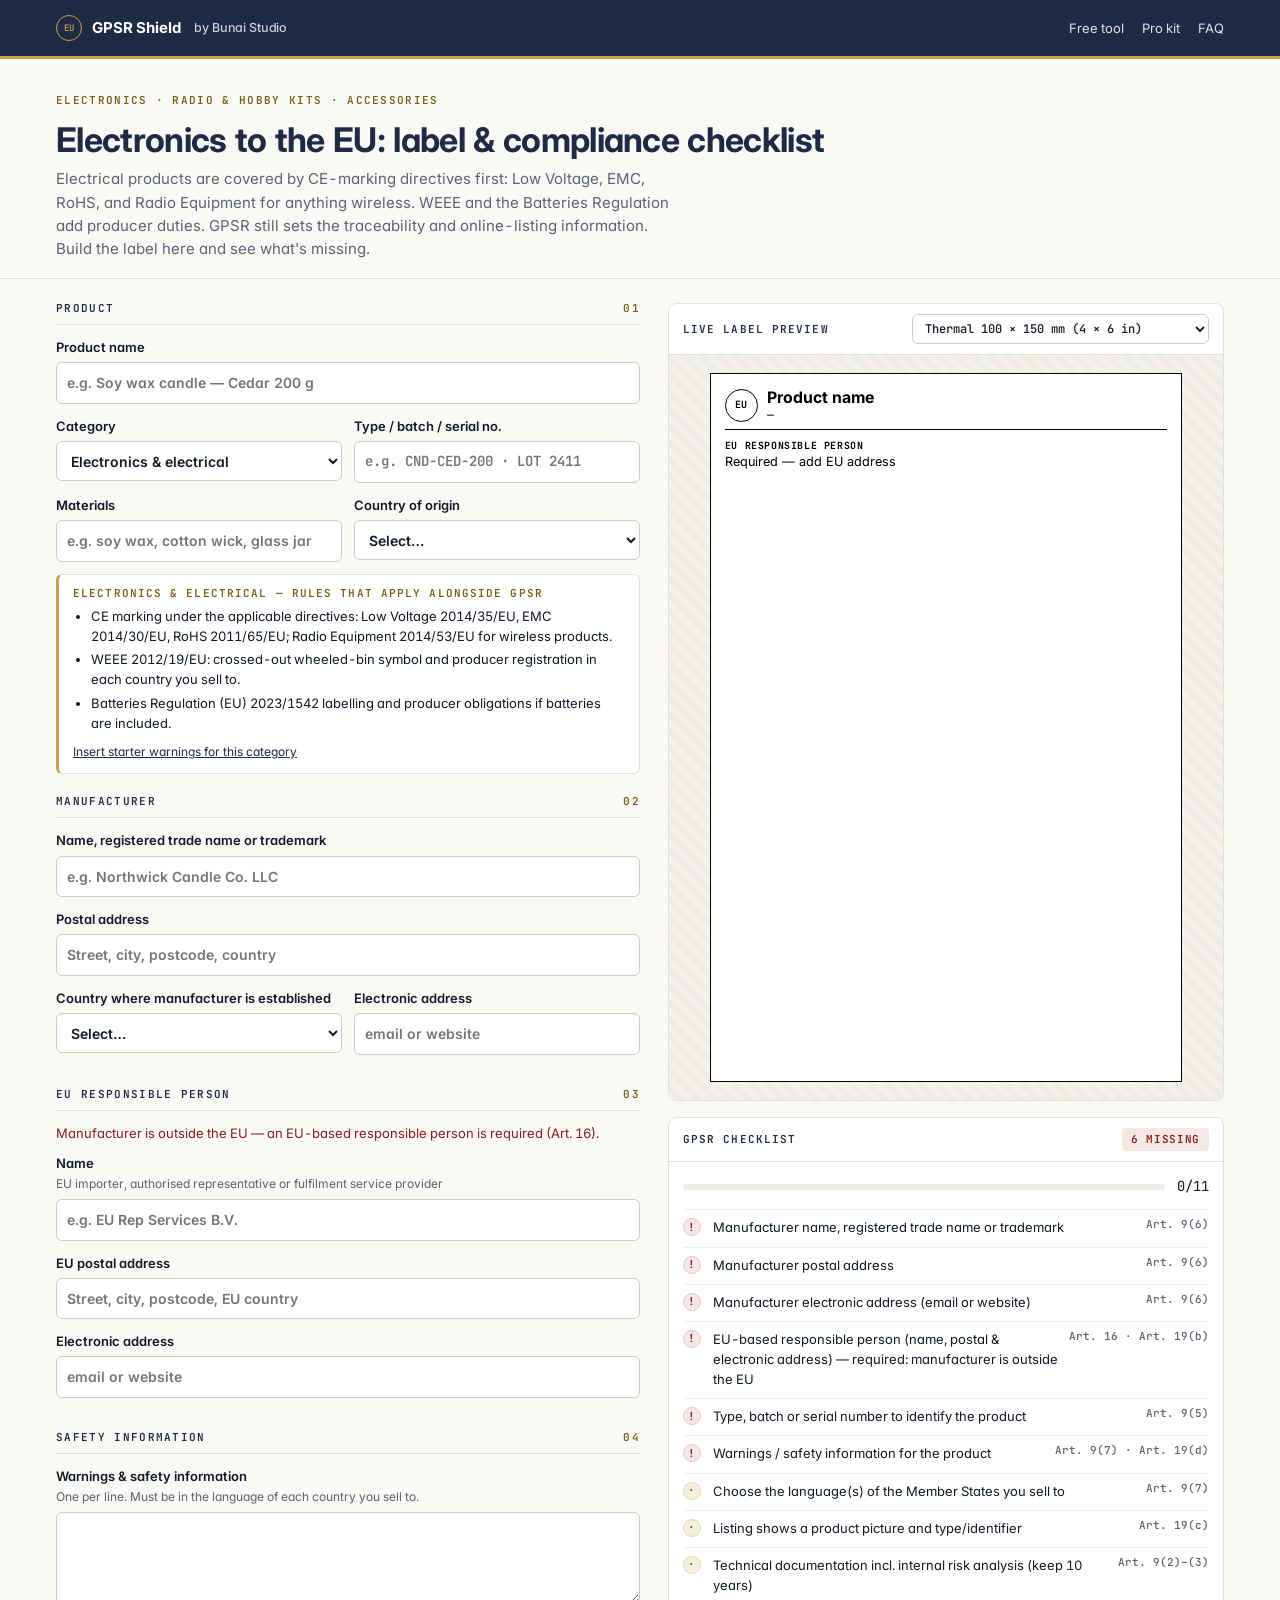
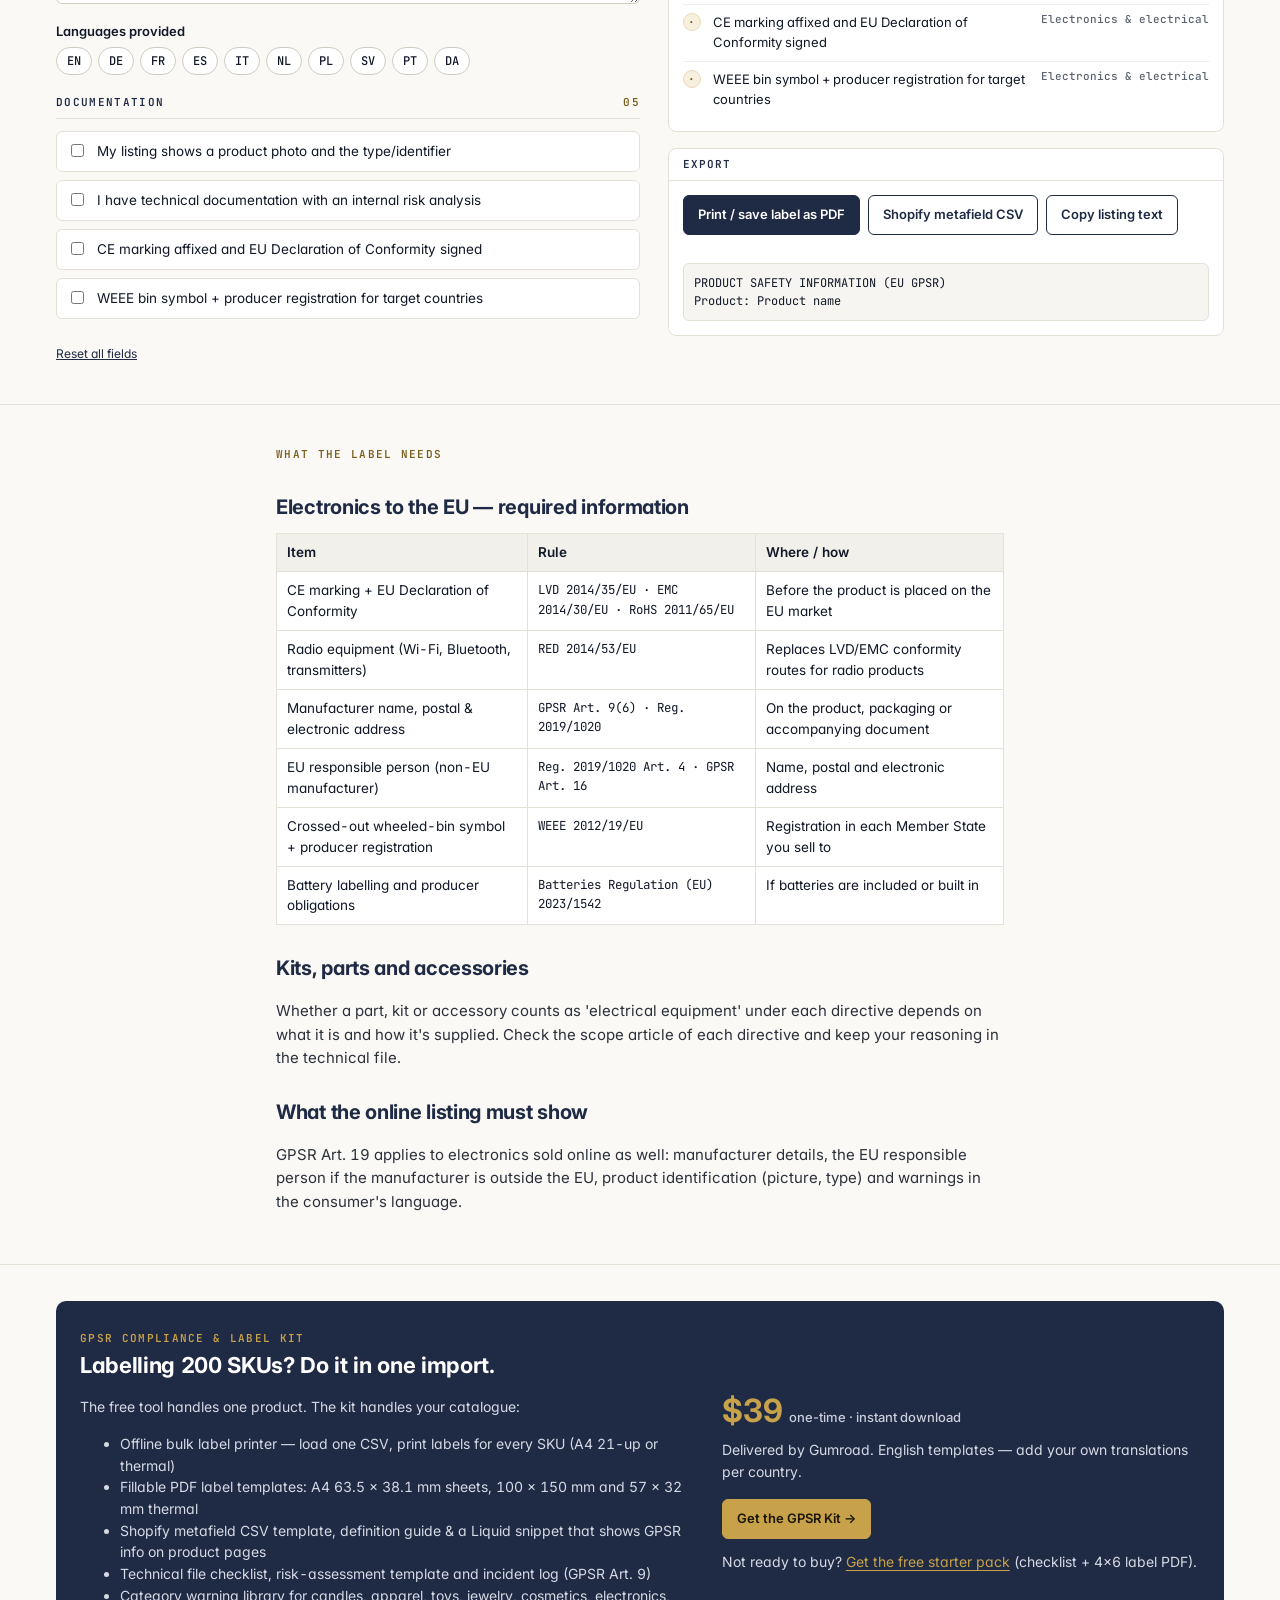
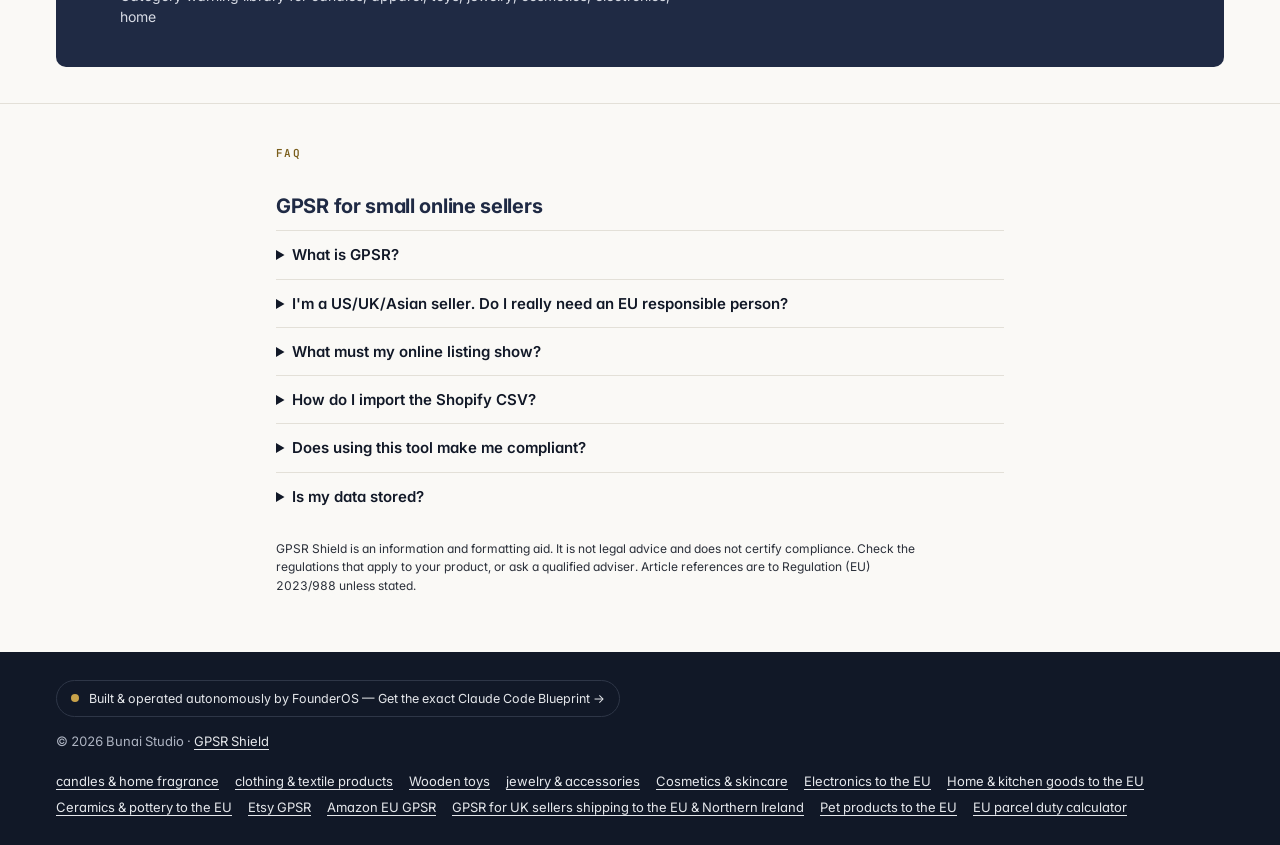
<file: gpsr-electronics/index.html>
<!doctype html>
<html lang="en">
<head>
<meta charset="utf-8">
<meta name="viewport" content="width=device-width,initial-scale=1">
<title>Selling Electronics to the EU: GPSR, CE, WEEE &amp; Battery Label Checklist | GPSR Shield</title>
<meta name="description" content="Small electronics sellers shipping to the EU: CE marking (LVD, EMC, RoHS, RED), WEEE, battery rules and the GPSR listing details. Free label generator and checklist.">
<link rel="canonical" href="https://humayuntalib.github.io/gpsr-shield/gpsr-electronics/">
<meta property="og:title" content="Selling Electronics to the EU: GPSR, CE, WEEE &amp; Battery Label Checklist | GPSR Shield">
<meta property="og:description" content="Small electronics sellers shipping to the EU: CE marking (LVD, EMC, RoHS, RED), WEEE, battery rules and the GPSR listing details. Free label generator and checklist.">
<meta property="og:type" content="website">
<meta property="og:url" content="https://humayuntalib.github.io/gpsr-shield/gpsr-electronics/">
<meta name="theme-color" content="#1F2A44">
<link rel="icon" href="data:image/svg+xml,%3Csvg xmlns='http://www.w3.org/2000/svg' viewBox='0 0 32 32'%3E%3Ccircle cx='16' cy='16' r='14' fill='%231F2A44' stroke='%23C8A24A' stroke-width='2'/%3E%3Ctext x='16' y='20' font-size='10' font-family='monospace' fill='%23C8A24A' text-anchor='middle'%3EEU%3C/text%3E%3C/svg%3E">
<link rel="preconnect" href="https://fonts.googleapis.com"><link rel="preconnect" href="https://fonts.gstatic.com" crossorigin>
<link href="https://fonts.googleapis.com/css2?family=Inter:wght@400;500;600;700&family=JetBrains+Mono:wght@400;500;600;700&display=swap" rel="stylesheet">
<link rel="stylesheet" href="../assets/app.css">
<style id="page-style"></style>
<script type="application/ld+json">{"@context":"https://schema.org","@type":"WebApplication","name":"GPSR Shield","applicationCategory":"BusinessApplication","operatingSystem":"Any (web browser)","offers":{"@type":"Offer","price":"0","priceCurrency":"USD"},"url":"https://humayuntalib.github.io/gpsr-shield/gpsr-electronics/"}</script>
<script type="application/ld+json">{"@context":"https://schema.org","@type":"FAQPage","mainEntity":[{"@type":"Question","name":"What is GPSR?","acceptedAnswer":{"@type":"Answer","text":"The General Product Safety Regulation (EU) 2023/988 replaced the old General Product Safety Directive on 13 December 2024. It applies to consumer products sold to people in the EU — including online sales from outside the EU."}},{"@type":"Question","name":"I'm a US/UK/Asian seller. Do I really need an EU responsible person?","acceptedAnswer":{"@type":"Answer","text":"If the manufacturer is not established in the EU, GPSR Art. 16 says the product can only be placed on the EU market if there is an economic operator established in the EU responsible for it (for example an importer, an authorised representative or a fulfilment service provider). Their name, postal and electronic address go on the product, packaging, parcel or accompanying document, and in your online listing."}},{"@type":"Question","name":"What must my online listing show?","acceptedAnswer":{"@type":"Answer","text":"Art. 19: the manufacturer's name, registered trade name or trademark, postal and electronic address; the EU responsible person's details where the manufacturer is outside the EU; information to identify the product (picture, type, other identifier); and warnings or safety information, in a language consumers in that Member State easily understand."}},{"@type":"Question","name":"How do I import the Shopify CSV?","acceptedAnswer":{"@type":"Answer","text":"First create product metafield definitions (Settings → Custom data → Products) with namespace \"custom\" and the keys in the CSV header (e.g. gpsr_manufacturer_name). Then Products → Import, tick \"Overwrite products with matching handles\". Replace the handle with your real product handle, and test on one product first after exporting a backup."}},{"@type":"Question","name":"Does using this tool make me compliant?","acceptedAnswer":{"@type":"Answer","text":"No tool can do that on its own. GPSR also requires a risk analysis, technical documentation, accident reporting and cooperation with authorities. This tool helps you prepare the label and listing information and shows what's missing. It is not legal advice."}},{"@type":"Question","name":"Is my data stored?","acceptedAnswer":{"@type":"Answer","text":"No. Everything runs in your browser. Your last entries are kept in your browser's local storage so you don't lose them; use Reset to clear."}}]}</script>
</head>
<body data-category="electronics">
<header class="bar"><div class="wrap">
  <a class="brand" href="../"><span class="seal">EU</span>GPSR Shield <small>by Bunai Studio</small></a>
  <nav><a href="#tool">Free tool</a><a href="#kit">Pro kit</a><a href="#faq">FAQ</a></nav>
</div></header>

<main>
<section class="intro"><div class="wrap">
  <span class="eyebrow">Electronics · radio &amp; hobby kits · accessories</span>
  <h1>Electronics to the EU: label &amp; compliance checklist</h1>
  <p>Electrical products are covered by CE-marking directives first: Low Voltage, EMC, RoHS, and Radio Equipment for anything wireless. WEEE and the Batteries Regulation add producer duties. GPSR still sets the traceability and online-listing information. Build the label here and see what's missing.</p>
</div></section>

<div class="wrap"><div class="tool" id="tool">
<form id="gpsr-form" autocomplete="on" onsubmit="return false">
  <fieldset><legend><span>Product</span><span class="n">01</span></legend>
    <label class="f">Product name<input type="text" name="productName" placeholder="e.g. Soy wax candle — Cedar 200 g" maxlength="120"></label>
    <div class="row">
      <label class="f">Category<select name="category" id="category"></select></label>
      <label class="f">Type / batch / serial no.<input class="mono" type="text" name="identifier" placeholder="e.g. CND-CED-200 · LOT 2411" maxlength="80"></label>
    </div>
    <div class="row">
      <label class="f">Materials<input type="text" name="materials" placeholder="e.g. soy wax, cotton wick, glass jar" maxlength="160"></label>
      <label class="f">Country of origin<select name="origin" id="origin"></select></label>
    </div>
    <div id="cat-notes" class="notes"></div>
  </fieldset>

  <fieldset><legend><span>Manufacturer</span><span class="n">02</span></legend>
    <label class="f">Name, registered trade name or trademark<input type="text" name="mfrName" placeholder="e.g. Northwick Candle Co. LLC" maxlength="120"></label>
    <label class="f">Postal address<input type="text" name="mfrAddress" placeholder="Street, city, postcode, country" maxlength="200"></label>
    <div class="row">
      <label class="f">Country where manufacturer is established<select name="mfrCountry" id="mfrCountry"></select></label>
      <label class="f">Electronic address<input type="text" name="mfrEmail" placeholder="email or website" maxlength="120"></label>
    </div>
  </fieldset>

  <fieldset id="rp-box"><legend><span>EU responsible person</span><span class="n">03</span></legend>
    <p class="hint" id="rp-note" style="margin:0 0 10px;font-size:13px;color:var(--red)"></p>
    <label class="f">Name<span class="hint">EU importer, authorised representative or fulfilment service provider</span><input type="text" name="rpName" placeholder="e.g. EU Rep Services B.V." maxlength="120"></label>
    <label class="f">EU postal address<input type="text" name="rpAddress" placeholder="Street, city, postcode, EU country" maxlength="200"></label>
    <label class="f">Electronic address<input type="text" name="rpEmail" placeholder="email or website" maxlength="120"></label>
  </fieldset>

  <fieldset><legend><span>Safety information</span><span class="n">04</span></legend>
    <label class="f">Warnings &amp; safety information<span class="hint">One per line. Must be in the language of each country you sell to.</span><textarea name="warnings" maxlength="900"></textarea></label>
    <label class="f" style="margin-bottom:6px">Languages provided</label>
    <div class="langs" id="langs"></div>
  </fieldset>

  <fieldset><legend><span>Documentation</span><span class="n">05</span></legend>
    <div class="checks">
      <label class="cb"><input type="checkbox" name="hasPhoto"><span>My listing shows a product photo and the type/identifier</span></label>
      <label class="cb"><input type="checkbox" name="hasTechFile"><span>I have technical documentation with an internal risk analysis</span></label>
      <div id="cat-checks" class="checks"></div>
    </div>
  </fieldset>
  <button type="button" class="btn-link" id="btn-reset">Reset all fields</button>
</form>

<aside class="pane" aria-label="Live preview">
  <div class="card">
    <div class="card-h"><span>Live label preview</span><select class="size" id="size" aria-label="Label size"></select></div>
    <div class="stage" id="label-stage"></div>
  </div>
  <div class="card">
    <div class="card-h"><span>GPSR checklist</span><span class="badge no" id="ready">—</span></div>
    <div class="card-b">
      <div class="score"><div class="meter"><i id="meter"></i></div><span class="mono" id="score">0/0</span></div>
      <ul class="cl" id="cl"></ul>
    </div>
  </div>
  <div class="card">
    <div class="card-h"><span>Export</span></div>
    <div class="card-b">
      <div class="actions">
        <button class="btn dark" id="btn-print" type="button">Print / save label as PDF</button>
        <button class="btn" id="btn-csv" type="button">Shopify metafield CSV</button>
        <button class="btn" id="btn-copy" type="button">Copy listing text</button>
      </div>
      <div class="toast" id="toast" role="status"></div>
      <pre class="out" id="listing"></pre>
    </div>
  </div>
</aside>
</div></div>

<section class="section"><div class="wrap article">
  <span class="eyebrow">What the label needs</span>
  <h2>Electronics to the EU — required information</h2>
  <table><thead><tr><th>Item</th><th>Rule</th><th>Where / how</th></tr></thead><tbody>
  <tr><td>CE marking + EU Declaration of Conformity</td><td class="mono">LVD 2014/35/EU · EMC 2014/30/EU · RoHS 2011/65/EU</td><td>Before the product is placed on the EU market</td></tr><tr><td>Radio equipment (Wi-Fi, Bluetooth, transmitters)</td><td class="mono">RED 2014/53/EU</td><td>Replaces LVD/EMC conformity routes for radio products</td></tr><tr><td>Manufacturer name, postal &amp; electronic address</td><td class="mono">GPSR Art. 9(6) · Reg. 2019/1020</td><td>On the product, packaging or accompanying document</td></tr><tr><td>EU responsible person (non-EU manufacturer)</td><td class="mono">Reg. 2019/1020 Art. 4 · GPSR Art. 16</td><td>Name, postal and electronic address</td></tr><tr><td>Crossed-out wheeled-bin symbol + producer registration</td><td class="mono">WEEE 2012/19/EU</td><td>Registration in each Member State you sell to</td></tr><tr><td>Battery labelling and producer obligations</td><td class="mono">Batteries Regulation (EU) 2023/1542</td><td>If batteries are included or built in</td></tr>
  </tbody></table>
  <h2>Kits, parts and accessories</h2><p>Whether a part, kit or accessory counts as 'electrical equipment' under each directive depends on what it is and how it's supplied. Check the scope article of each directive and keep your reasoning in the technical file.</p><h2>What the online listing must show</h2><p>GPSR Art. 19 applies to electronics sold online as well: manufacturer details, the EU responsible person if the manufacturer is outside the EU, product identification (picture, type) and warnings in the consumer's language.</p>
</div></section>
<section class="section" id="kit"><div class="wrap">
  <div class="offer">
    <div>
      <span class="eyebrow" style="color:var(--brass)">GPSR Compliance &amp; Label Kit</span>
      <h2>Labelling 200 SKUs? Do it in one import.</h2>
      <p>The free tool handles one product. The kit handles your catalogue:</p>
      <ul>
        <li>Offline bulk label printer — load one CSV, print labels for every SKU (A4 21-up or thermal)</li>
        <li>Fillable PDF label templates: A4 63.5 × 38.1 mm sheets, 100 × 150 mm and 57 × 32 mm thermal</li>
        <li>Shopify metafield CSV template, definition guide &amp; a Liquid snippet that shows GPSR info on product pages</li>
        <li>Technical file checklist, risk-assessment template and incident log (GPSR Art. 9)</li>
        <li>Category warning library for candles, apparel, toys, jewelry, cosmetics, electronics, home</li>
      </ul>
    </div>
    <div>
      <div class="price">$39<small>one-time · instant download</small></div>
      <p style="margin:12px 0 16px">Delivered by Gumroad. English templates — add your own translations per country.</p>
      <a class="btn primary" href="https://enzopk.gumroad.com/l/gpsr-kit?utm_source=gpsr-shield&amp;utm_medium=site&amp;utm_campaign=gpsr-electronics&amp;utm_content=buy">Get the GPSR Kit →</a>
      <p class="promo" data-until="2026-12-02T07:59:00Z" style="margin:12px 0 0;font-size:14px">Cyber Week: <span class="mono">CYBER30</span> takes 30% off at checkout until 1 Dec.</p><script>(function(){var p=document.currentScript.previousElementSibling;if(Date.now()>Date.parse(p.dataset.until))p.remove();})()</script>
      <p style="margin:12px 0 0;font-size:14px">Not ready to buy? <a href="https://enzopk.gumroad.com/l/gpsr-free?utm_source=gpsr-shield&amp;utm_medium=site&amp;utm_campaign=gpsr-electronics&amp;utm_content=free-pack" style="color:var(--brass);text-decoration:underline">Get the free starter pack</a> (checklist + 4×6 label PDF).</p>
    </div>
  </div>
</div></section>

<section class="section faq" id="faq"><div class="wrap article">
  <span class="eyebrow">FAQ</span>
  <h2>GPSR for small online sellers</h2>
  <details><summary>What is GPSR?</summary><p>The General Product Safety Regulation (EU) 2023/988 replaced the old General Product Safety Directive on 13 December 2024. It applies to consumer products sold to people in the EU — including online sales from outside the EU.</p></details><details><summary>I'm a US/UK/Asian seller. Do I really need an EU responsible person?</summary><p>If the manufacturer is not established in the EU, GPSR Art. 16 says the product can only be placed on the EU market if there is an economic operator established in the EU responsible for it (for example an importer, an authorised representative or a fulfilment service provider). Their name, postal and electronic address go on the product, packaging, parcel or accompanying document, and in your online listing.</p></details><details><summary>What must my online listing show?</summary><p>Art. 19: the manufacturer's name, registered trade name or trademark, postal and electronic address; the EU responsible person's details where the manufacturer is outside the EU; information to identify the product (picture, type, other identifier); and warnings or safety information, in a language consumers in that Member State easily understand.</p></details><details><summary>How do I import the Shopify CSV?</summary><p>First create product metafield definitions (Settings → Custom data → Products) with namespace &quot;custom&quot; and the keys in the CSV header (e.g. gpsr_manufacturer_name). Then Products → Import, tick &quot;Overwrite products with matching handles&quot;. Replace the handle with your real product handle, and test on one product first after exporting a backup.</p></details><details><summary>Does using this tool make me compliant?</summary><p>No tool can do that on its own. GPSR also requires a risk analysis, technical documentation, accident reporting and cooperation with authorities. This tool helps you prepare the label and listing information and shows what's missing. It is not legal advice.</p></details><details><summary>Is my data stored?</summary><p>No. Everything runs in your browser. Your last entries are kept in your browser's local storage so you don't lose them; use Reset to clear.</p></details>
  <p class="disclaimer" style="margin-top:20px">GPSR Shield is an information and formatting aid. It is not legal advice and does not certify compliance. Check the regulations that apply to your product, or ask a qualified adviser. Article references are to Regulation (EU) 2023/988 unless stated.</p>
</div></section>
</main>

<footer><div class="wrap foot">
  <div>
    <a class="studio-badge" href="https://enzopk.gumroad.com/l/founderos?utm_source=gpsr-shield&amp;utm_medium=site&amp;utm_campaign=gpsr-electronics&amp;utm_content=footer-badge"><span class="dot"></span>Built &amp; operated autonomously by FounderOS — Get the exact Claude Code Blueprint →</a>
    <p style="margin:14px 0 0">© 2026 Bunai Studio · <a href="../">GPSR Shield</a></p>
  </div>
  <nav class="foot-links" aria-label="GPSR guides"><a href="../gpsr-candles-home-fragrance/">candles &amp; home fragrance</a><a href="../gpsr-apparel-textiles/">clothing &amp; textile products</a><a href="../gpsr-wooden-toys/">Wooden toys</a><a href="../gpsr-jewelry-accessories/">jewelry &amp; accessories</a><a href="../gpsr-cosmetics-skincare/">Cosmetics &amp; skincare</a><a href="../gpsr-electronics/">Electronics to the EU</a><a href="../gpsr-home-kitchen/">Home &amp; kitchen goods to the EU</a><a href="../gpsr-ceramics-pottery/">Ceramics &amp; pottery to the EU</a><a href="../gpsr-etsy-sellers/">Etsy GPSR</a><a href="../gpsr-amazon-eu-sellers/">Amazon EU GPSR</a><a href="../gpsr-uk-sellers-eu-northern-ireland/">GPSR for UK sellers shipping to the EU &amp; Northern Ireland</a><a href="../gpsr-pet-products/">Pet products to the EU</a><a href="../eu-parcel-duty-calculator/">EU parcel duty calculator</a></nav>
</div></footer>

<div id="print-root"></div>
<script type="module" src="../assets/app.js"></script>
</body>
</html>
</file>
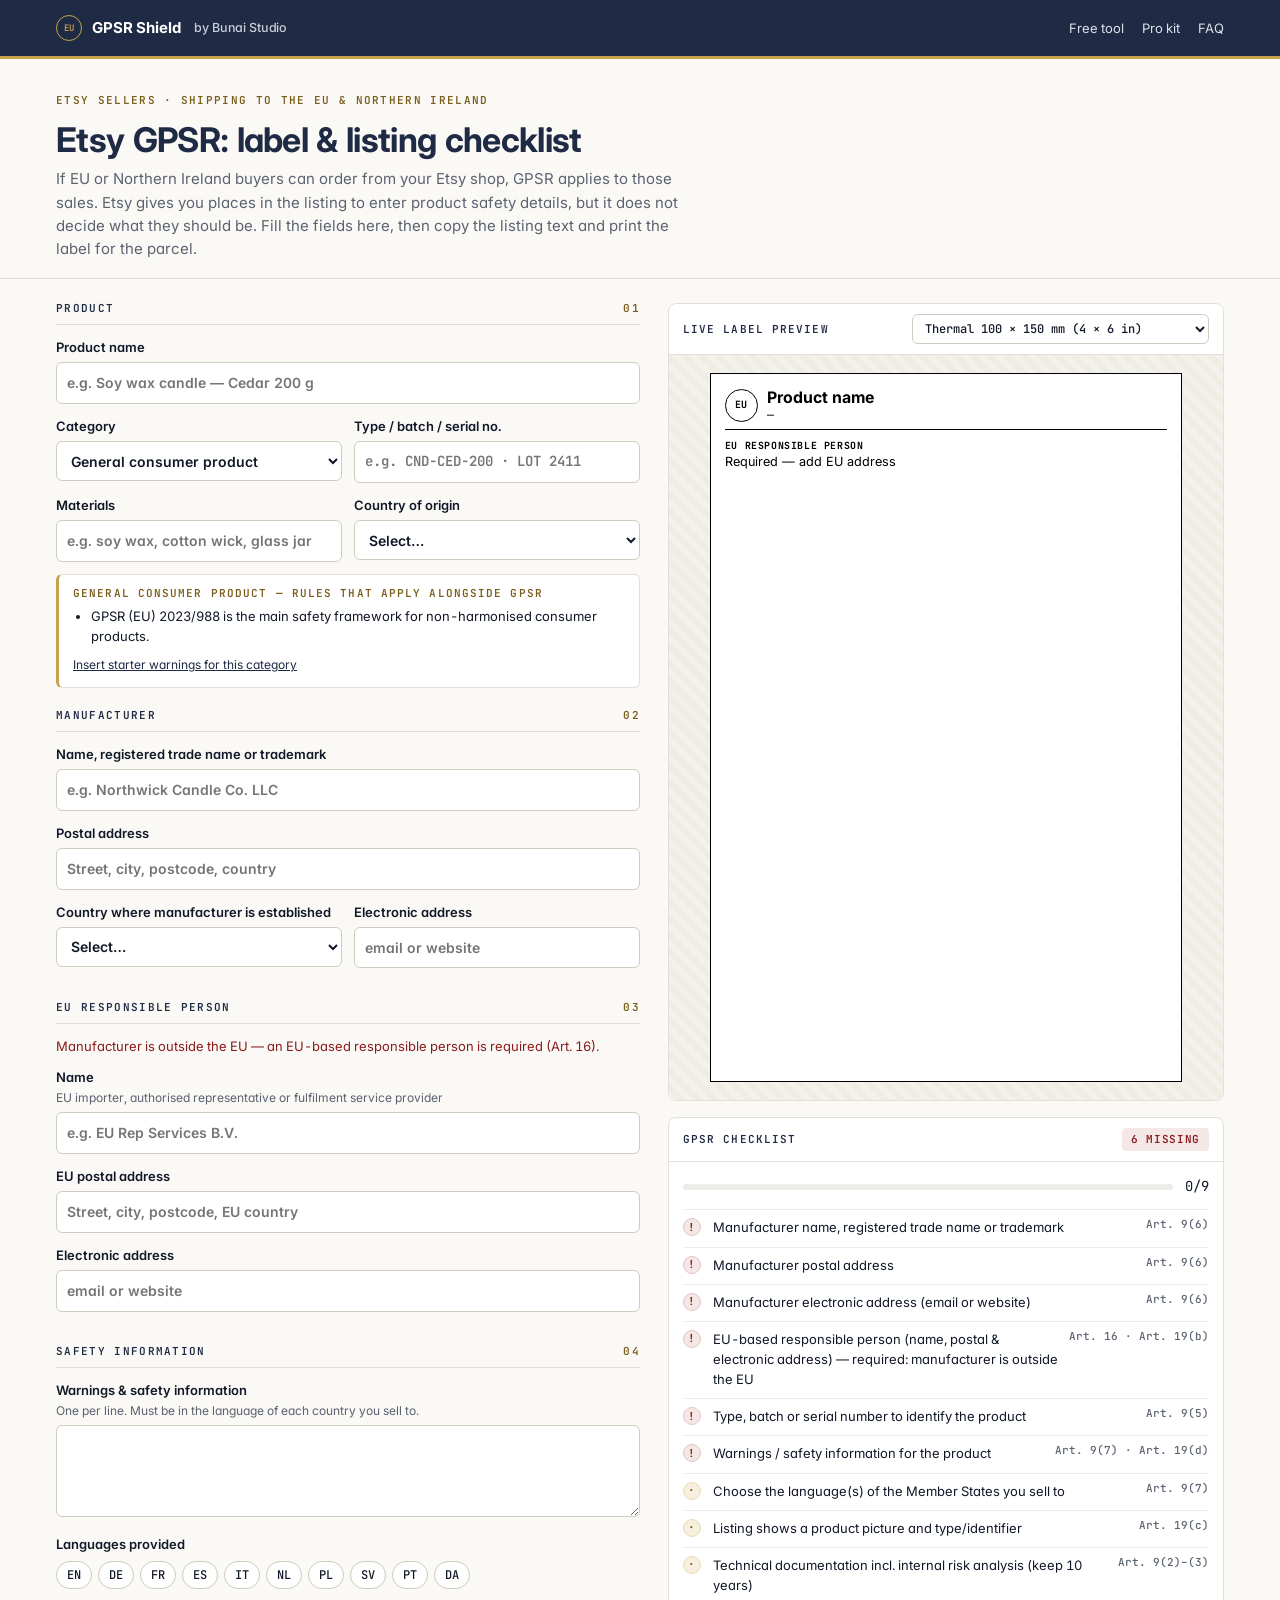
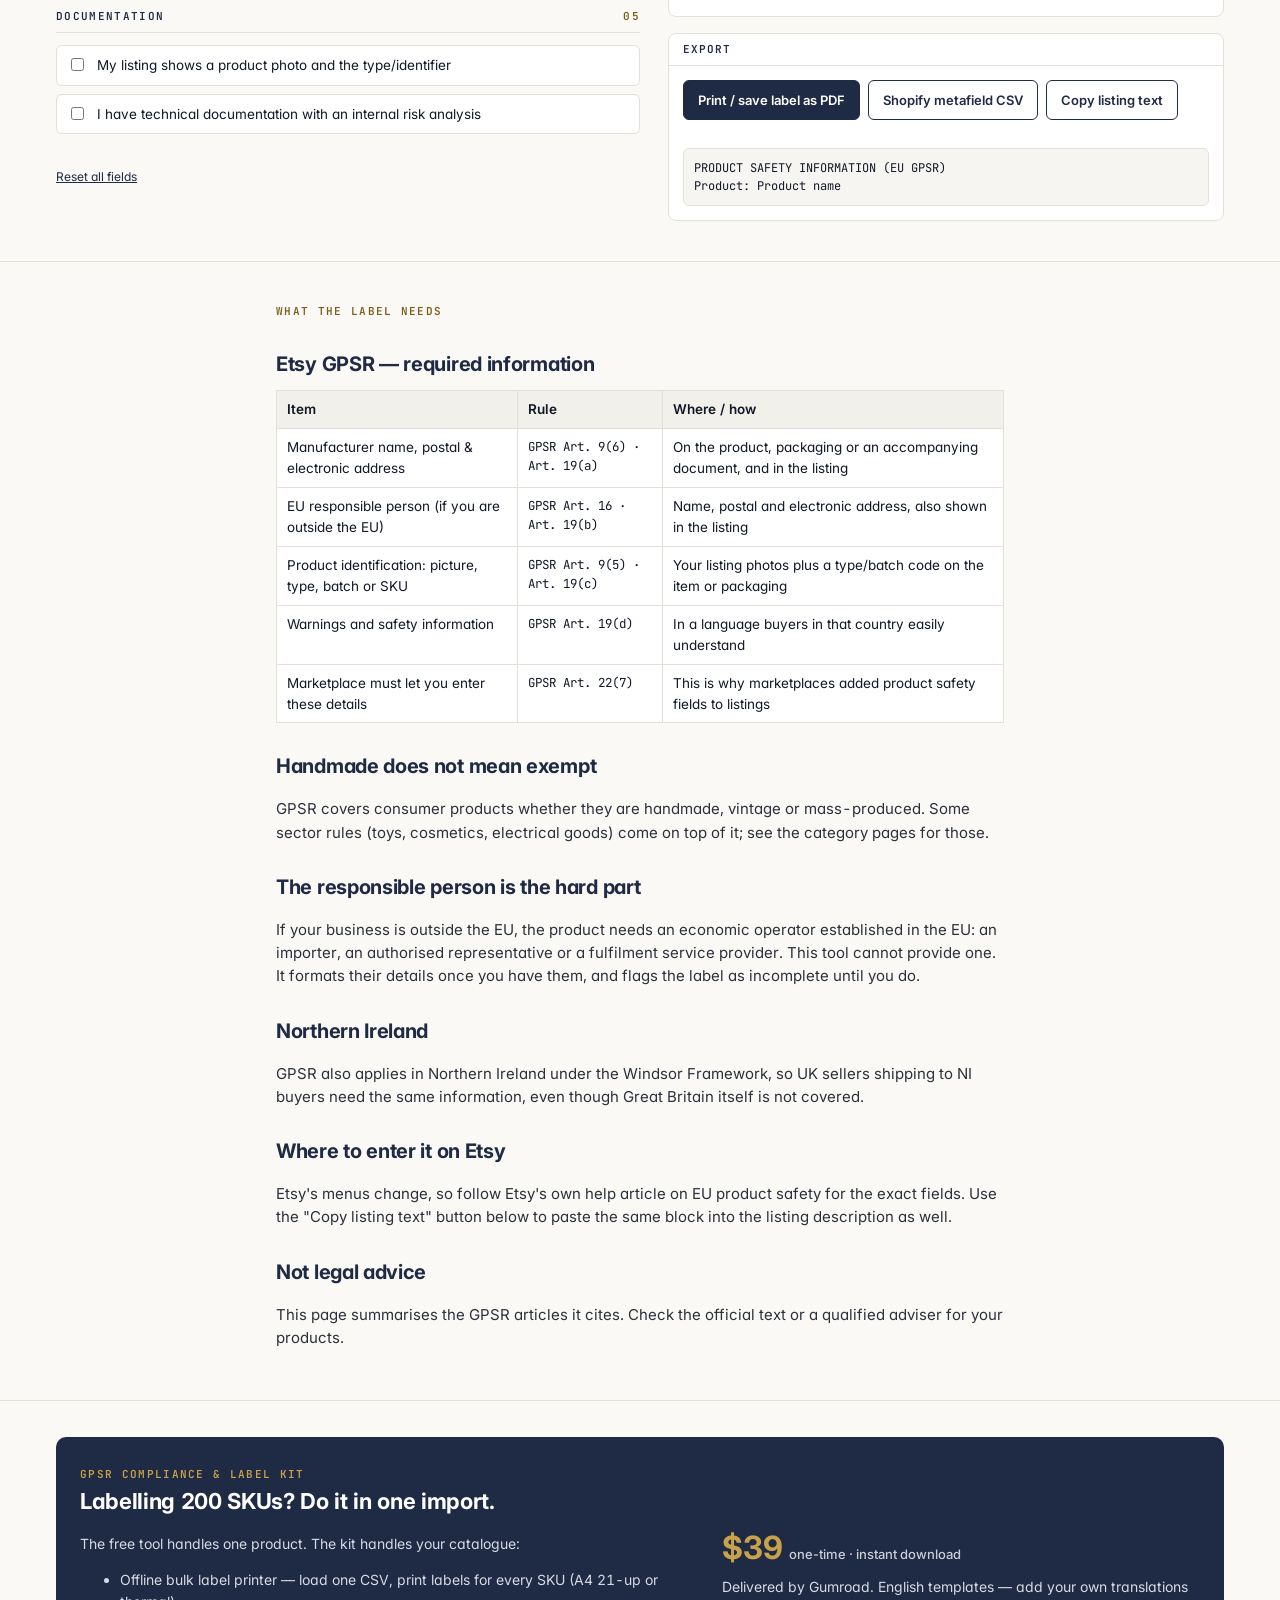
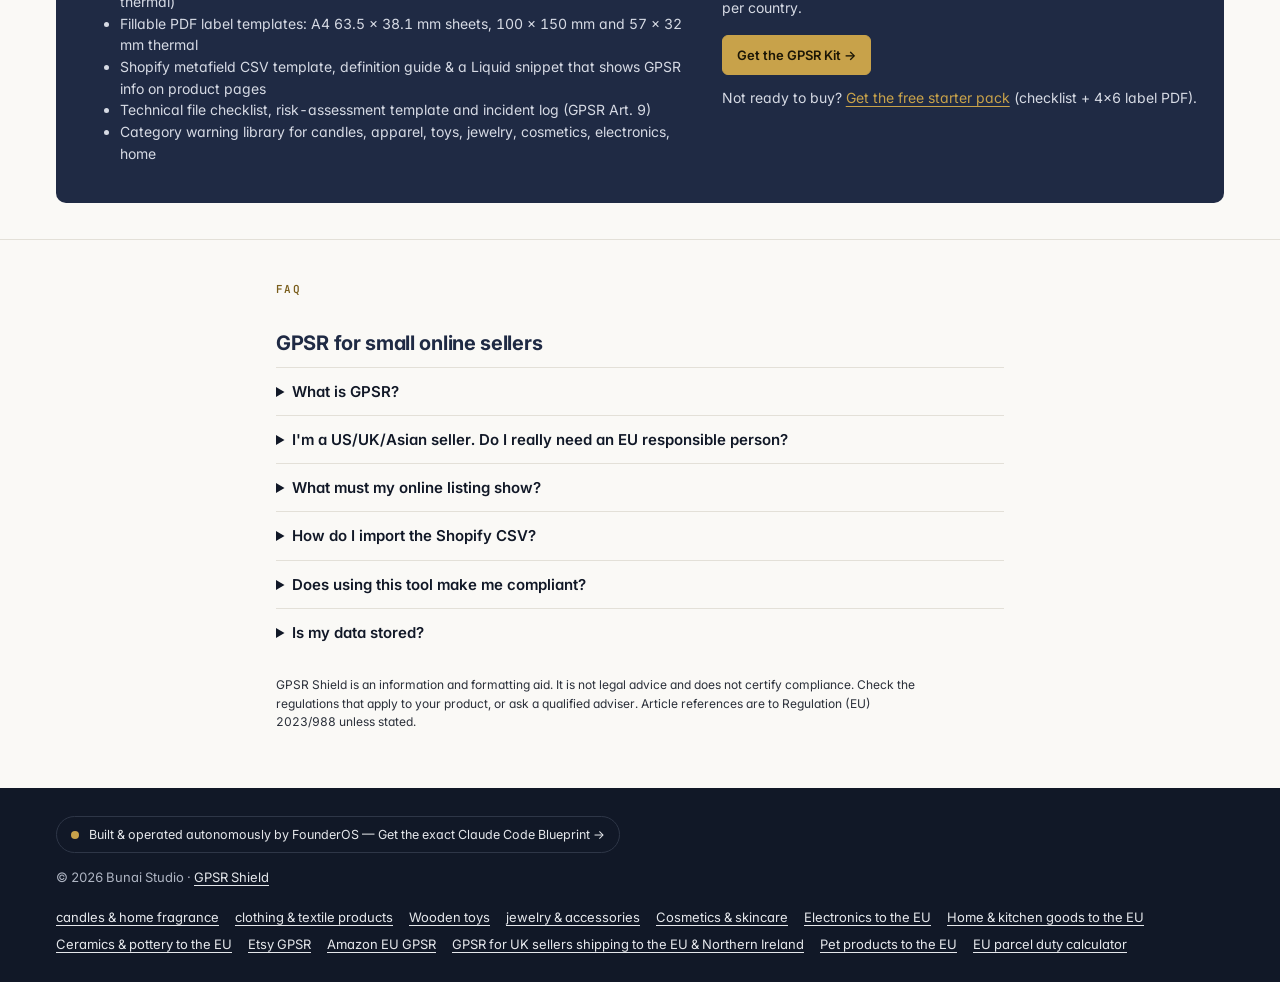
<file: gpsr-etsy-sellers/index.html>
<!doctype html>
<html lang="en">
<head>
<meta charset="utf-8">
<meta name="viewport" content="width=device-width,initial-scale=1">
<title>Etsy GPSR Requirements for EU Buyers: Label &amp; Listing Checklist | GPSR Shield</title>
<meta name="description" content="Etsy sellers outside the EU: what GPSR (EU) 2023/988 requires on your product, parcel and listing: manufacturer, EU responsible person, batch number, warnings. Free label generator and copy-paste listing text.">
<link rel="canonical" href="https://humayuntalib.github.io/gpsr-shield/gpsr-etsy-sellers/">
<meta property="og:title" content="Etsy GPSR Requirements for EU Buyers: Label &amp; Listing Checklist | GPSR Shield">
<meta property="og:description" content="Etsy sellers outside the EU: what GPSR (EU) 2023/988 requires on your product, parcel and listing: manufacturer, EU responsible person, batch number, warnings. Free label generator and copy-paste listing text.">
<meta property="og:type" content="website">
<meta property="og:url" content="https://humayuntalib.github.io/gpsr-shield/gpsr-etsy-sellers/">
<meta name="theme-color" content="#1F2A44">
<link rel="icon" href="data:image/svg+xml,%3Csvg xmlns='http://www.w3.org/2000/svg' viewBox='0 0 32 32'%3E%3Ccircle cx='16' cy='16' r='14' fill='%231F2A44' stroke='%23C8A24A' stroke-width='2'/%3E%3Ctext x='16' y='20' font-size='10' font-family='monospace' fill='%23C8A24A' text-anchor='middle'%3EEU%3C/text%3E%3C/svg%3E">
<link rel="preconnect" href="https://fonts.googleapis.com"><link rel="preconnect" href="https://fonts.gstatic.com" crossorigin>
<link href="https://fonts.googleapis.com/css2?family=Inter:wght@400;500;600;700&family=JetBrains+Mono:wght@400;500;600;700&display=swap" rel="stylesheet">
<link rel="stylesheet" href="../assets/app.css">
<style id="page-style"></style>
<script type="application/ld+json">{"@context":"https://schema.org","@type":"WebApplication","name":"GPSR Shield","applicationCategory":"BusinessApplication","operatingSystem":"Any (web browser)","offers":{"@type":"Offer","price":"0","priceCurrency":"USD"},"url":"https://humayuntalib.github.io/gpsr-shield/gpsr-etsy-sellers/"}</script>
<script type="application/ld+json">{"@context":"https://schema.org","@type":"FAQPage","mainEntity":[{"@type":"Question","name":"What is GPSR?","acceptedAnswer":{"@type":"Answer","text":"The General Product Safety Regulation (EU) 2023/988 replaced the old General Product Safety Directive on 13 December 2024. It applies to consumer products sold to people in the EU — including online sales from outside the EU."}},{"@type":"Question","name":"I'm a US/UK/Asian seller. Do I really need an EU responsible person?","acceptedAnswer":{"@type":"Answer","text":"If the manufacturer is not established in the EU, GPSR Art. 16 says the product can only be placed on the EU market if there is an economic operator established in the EU responsible for it (for example an importer, an authorised representative or a fulfilment service provider). Their name, postal and electronic address go on the product, packaging, parcel or accompanying document, and in your online listing."}},{"@type":"Question","name":"What must my online listing show?","acceptedAnswer":{"@type":"Answer","text":"Art. 19: the manufacturer's name, registered trade name or trademark, postal and electronic address; the EU responsible person's details where the manufacturer is outside the EU; information to identify the product (picture, type, other identifier); and warnings or safety information, in a language consumers in that Member State easily understand."}},{"@type":"Question","name":"How do I import the Shopify CSV?","acceptedAnswer":{"@type":"Answer","text":"First create product metafield definitions (Settings → Custom data → Products) with namespace \"custom\" and the keys in the CSV header (e.g. gpsr_manufacturer_name). Then Products → Import, tick \"Overwrite products with matching handles\". Replace the handle with your real product handle, and test on one product first after exporting a backup."}},{"@type":"Question","name":"Does using this tool make me compliant?","acceptedAnswer":{"@type":"Answer","text":"No tool can do that on its own. GPSR also requires a risk analysis, technical documentation, accident reporting and cooperation with authorities. This tool helps you prepare the label and listing information and shows what's missing. It is not legal advice."}},{"@type":"Question","name":"Is my data stored?","acceptedAnswer":{"@type":"Answer","text":"No. Everything runs in your browser. Your last entries are kept in your browser's local storage so you don't lose them; use Reset to clear."}}]}</script>
</head>
<body data-category="general">
<header class="bar"><div class="wrap">
  <a class="brand" href="../"><span class="seal">EU</span>GPSR Shield <small>by Bunai Studio</small></a>
  <nav><a href="#tool">Free tool</a><a href="#kit">Pro kit</a><a href="#faq">FAQ</a></nav>
</div></header>

<main>
<section class="intro"><div class="wrap">
  <span class="eyebrow">Etsy sellers · shipping to the EU &amp; Northern Ireland</span>
  <h1>Etsy GPSR: label &amp; listing checklist</h1>
  <p>If EU or Northern Ireland buyers can order from your Etsy shop, GPSR applies to those sales. Etsy gives you places in the listing to enter product safety details, but it does not decide what they should be. Fill the fields here, then copy the listing text and print the label for the parcel.</p>
</div></section>

<div class="wrap"><div class="tool" id="tool">
<form id="gpsr-form" autocomplete="on" onsubmit="return false">
  <fieldset><legend><span>Product</span><span class="n">01</span></legend>
    <label class="f">Product name<input type="text" name="productName" placeholder="e.g. Soy wax candle — Cedar 200 g" maxlength="120"></label>
    <div class="row">
      <label class="f">Category<select name="category" id="category"></select></label>
      <label class="f">Type / batch / serial no.<input class="mono" type="text" name="identifier" placeholder="e.g. CND-CED-200 · LOT 2411" maxlength="80"></label>
    </div>
    <div class="row">
      <label class="f">Materials<input type="text" name="materials" placeholder="e.g. soy wax, cotton wick, glass jar" maxlength="160"></label>
      <label class="f">Country of origin<select name="origin" id="origin"></select></label>
    </div>
    <div id="cat-notes" class="notes"></div>
  </fieldset>

  <fieldset><legend><span>Manufacturer</span><span class="n">02</span></legend>
    <label class="f">Name, registered trade name or trademark<input type="text" name="mfrName" placeholder="e.g. Northwick Candle Co. LLC" maxlength="120"></label>
    <label class="f">Postal address<input type="text" name="mfrAddress" placeholder="Street, city, postcode, country" maxlength="200"></label>
    <div class="row">
      <label class="f">Country where manufacturer is established<select name="mfrCountry" id="mfrCountry"></select></label>
      <label class="f">Electronic address<input type="text" name="mfrEmail" placeholder="email or website" maxlength="120"></label>
    </div>
  </fieldset>

  <fieldset id="rp-box"><legend><span>EU responsible person</span><span class="n">03</span></legend>
    <p class="hint" id="rp-note" style="margin:0 0 10px;font-size:13px;color:var(--red)"></p>
    <label class="f">Name<span class="hint">EU importer, authorised representative or fulfilment service provider</span><input type="text" name="rpName" placeholder="e.g. EU Rep Services B.V." maxlength="120"></label>
    <label class="f">EU postal address<input type="text" name="rpAddress" placeholder="Street, city, postcode, EU country" maxlength="200"></label>
    <label class="f">Electronic address<input type="text" name="rpEmail" placeholder="email or website" maxlength="120"></label>
  </fieldset>

  <fieldset><legend><span>Safety information</span><span class="n">04</span></legend>
    <label class="f">Warnings &amp; safety information<span class="hint">One per line. Must be in the language of each country you sell to.</span><textarea name="warnings" maxlength="900"></textarea></label>
    <label class="f" style="margin-bottom:6px">Languages provided</label>
    <div class="langs" id="langs"></div>
  </fieldset>

  <fieldset><legend><span>Documentation</span><span class="n">05</span></legend>
    <div class="checks">
      <label class="cb"><input type="checkbox" name="hasPhoto"><span>My listing shows a product photo and the type/identifier</span></label>
      <label class="cb"><input type="checkbox" name="hasTechFile"><span>I have technical documentation with an internal risk analysis</span></label>
      <div id="cat-checks" class="checks"></div>
    </div>
  </fieldset>
  <button type="button" class="btn-link" id="btn-reset">Reset all fields</button>
</form>

<aside class="pane" aria-label="Live preview">
  <div class="card">
    <div class="card-h"><span>Live label preview</span><select class="size" id="size" aria-label="Label size"></select></div>
    <div class="stage" id="label-stage"></div>
  </div>
  <div class="card">
    <div class="card-h"><span>GPSR checklist</span><span class="badge no" id="ready">—</span></div>
    <div class="card-b">
      <div class="score"><div class="meter"><i id="meter"></i></div><span class="mono" id="score">0/0</span></div>
      <ul class="cl" id="cl"></ul>
    </div>
  </div>
  <div class="card">
    <div class="card-h"><span>Export</span></div>
    <div class="card-b">
      <div class="actions">
        <button class="btn dark" id="btn-print" type="button">Print / save label as PDF</button>
        <button class="btn" id="btn-csv" type="button">Shopify metafield CSV</button>
        <button class="btn" id="btn-copy" type="button">Copy listing text</button>
      </div>
      <div class="toast" id="toast" role="status"></div>
      <pre class="out" id="listing"></pre>
    </div>
  </div>
</aside>
</div></div>

<section class="section"><div class="wrap article">
  <span class="eyebrow">What the label needs</span>
  <h2>Etsy GPSR — required information</h2>
  <table><thead><tr><th>Item</th><th>Rule</th><th>Where / how</th></tr></thead><tbody>
  <tr><td>Manufacturer name, postal &amp; electronic address</td><td class="mono">GPSR Art. 9(6) · Art. 19(a)</td><td>On the product, packaging or an accompanying document, and in the listing</td></tr><tr><td>EU responsible person (if you are outside the EU)</td><td class="mono">GPSR Art. 16 · Art. 19(b)</td><td>Name, postal and electronic address, also shown in the listing</td></tr><tr><td>Product identification: picture, type, batch or SKU</td><td class="mono">GPSR Art. 9(5) · Art. 19(c)</td><td>Your listing photos plus a type/batch code on the item or packaging</td></tr><tr><td>Warnings and safety information</td><td class="mono">GPSR Art. 19(d)</td><td>In a language buyers in that country easily understand</td></tr><tr><td>Marketplace must let you enter these details</td><td class="mono">GPSR Art. 22(7)</td><td>This is why marketplaces added product safety fields to listings</td></tr>
  </tbody></table>
  <h2>Handmade does not mean exempt</h2><p>GPSR covers consumer products whether they are handmade, vintage or mass-produced. Some sector rules (toys, cosmetics, electrical goods) come on top of it; see the category pages for those.</p><h2>The responsible person is the hard part</h2><p>If your business is outside the EU, the product needs an economic operator established in the EU: an importer, an authorised representative or a fulfilment service provider. This tool cannot provide one. It formats their details once you have them, and flags the label as incomplete until you do.</p><h2>Northern Ireland</h2><p>GPSR also applies in Northern Ireland under the Windsor Framework, so UK sellers shipping to NI buyers need the same information, even though Great Britain itself is not covered.</p><h2>Where to enter it on Etsy</h2><p>Etsy's menus change, so follow Etsy's own help article on EU product safety for the exact fields. Use the &quot;Copy listing text&quot; button below to paste the same block into the listing description as well.</p><h2>Not legal advice</h2><p>This page summarises the GPSR articles it cites. Check the official text or a qualified adviser for your products.</p>
</div></section>
<section class="section" id="kit"><div class="wrap">
  <div class="offer">
    <div>
      <span class="eyebrow" style="color:var(--brass)">GPSR Compliance &amp; Label Kit</span>
      <h2>Labelling 200 SKUs? Do it in one import.</h2>
      <p>The free tool handles one product. The kit handles your catalogue:</p>
      <ul>
        <li>Offline bulk label printer — load one CSV, print labels for every SKU (A4 21-up or thermal)</li>
        <li>Fillable PDF label templates: A4 63.5 × 38.1 mm sheets, 100 × 150 mm and 57 × 32 mm thermal</li>
        <li>Shopify metafield CSV template, definition guide &amp; a Liquid snippet that shows GPSR info on product pages</li>
        <li>Technical file checklist, risk-assessment template and incident log (GPSR Art. 9)</li>
        <li>Category warning library for candles, apparel, toys, jewelry, cosmetics, electronics, home</li>
      </ul>
    </div>
    <div>
      <div class="price">$39<small>one-time · instant download</small></div>
      <p style="margin:12px 0 16px">Delivered by Gumroad. English templates — add your own translations per country.</p>
      <a class="btn primary" href="https://enzopk.gumroad.com/l/gpsr-kit?utm_source=gpsr-shield&amp;utm_medium=site&amp;utm_campaign=gpsr-etsy-sellers&amp;utm_content=buy">Get the GPSR Kit →</a>
      <p class="promo" data-until="2026-12-02T07:59:00Z" style="margin:12px 0 0;font-size:14px">Cyber Week: <span class="mono">CYBER30</span> takes 30% off at checkout until 1 Dec.</p><script>(function(){var p=document.currentScript.previousElementSibling;if(Date.now()>Date.parse(p.dataset.until))p.remove();})()</script>
      <p style="margin:12px 0 0;font-size:14px">Not ready to buy? <a href="https://enzopk.gumroad.com/l/gpsr-free?utm_source=gpsr-shield&amp;utm_medium=site&amp;utm_campaign=gpsr-etsy-sellers&amp;utm_content=free-pack" style="color:var(--brass);text-decoration:underline">Get the free starter pack</a> (checklist + 4×6 label PDF).</p>
    </div>
  </div>
</div></section>

<section class="section faq" id="faq"><div class="wrap article">
  <span class="eyebrow">FAQ</span>
  <h2>GPSR for small online sellers</h2>
  <details><summary>What is GPSR?</summary><p>The General Product Safety Regulation (EU) 2023/988 replaced the old General Product Safety Directive on 13 December 2024. It applies to consumer products sold to people in the EU — including online sales from outside the EU.</p></details><details><summary>I'm a US/UK/Asian seller. Do I really need an EU responsible person?</summary><p>If the manufacturer is not established in the EU, GPSR Art. 16 says the product can only be placed on the EU market if there is an economic operator established in the EU responsible for it (for example an importer, an authorised representative or a fulfilment service provider). Their name, postal and electronic address go on the product, packaging, parcel or accompanying document, and in your online listing.</p></details><details><summary>What must my online listing show?</summary><p>Art. 19: the manufacturer's name, registered trade name or trademark, postal and electronic address; the EU responsible person's details where the manufacturer is outside the EU; information to identify the product (picture, type, other identifier); and warnings or safety information, in a language consumers in that Member State easily understand.</p></details><details><summary>How do I import the Shopify CSV?</summary><p>First create product metafield definitions (Settings → Custom data → Products) with namespace &quot;custom&quot; and the keys in the CSV header (e.g. gpsr_manufacturer_name). Then Products → Import, tick &quot;Overwrite products with matching handles&quot;. Replace the handle with your real product handle, and test on one product first after exporting a backup.</p></details><details><summary>Does using this tool make me compliant?</summary><p>No tool can do that on its own. GPSR also requires a risk analysis, technical documentation, accident reporting and cooperation with authorities. This tool helps you prepare the label and listing information and shows what's missing. It is not legal advice.</p></details><details><summary>Is my data stored?</summary><p>No. Everything runs in your browser. Your last entries are kept in your browser's local storage so you don't lose them; use Reset to clear.</p></details>
  <p class="disclaimer" style="margin-top:20px">GPSR Shield is an information and formatting aid. It is not legal advice and does not certify compliance. Check the regulations that apply to your product, or ask a qualified adviser. Article references are to Regulation (EU) 2023/988 unless stated.</p>
</div></section>
</main>

<footer><div class="wrap foot">
  <div>
    <a class="studio-badge" href="https://enzopk.gumroad.com/l/founderos?utm_source=gpsr-shield&amp;utm_medium=site&amp;utm_campaign=gpsr-etsy-sellers&amp;utm_content=footer-badge"><span class="dot"></span>Built &amp; operated autonomously by FounderOS — Get the exact Claude Code Blueprint →</a>
    <p style="margin:14px 0 0">© 2026 Bunai Studio · <a href="../">GPSR Shield</a></p>
  </div>
  <nav class="foot-links" aria-label="GPSR guides"><a href="../gpsr-candles-home-fragrance/">candles &amp; home fragrance</a><a href="../gpsr-apparel-textiles/">clothing &amp; textile products</a><a href="../gpsr-wooden-toys/">Wooden toys</a><a href="../gpsr-jewelry-accessories/">jewelry &amp; accessories</a><a href="../gpsr-cosmetics-skincare/">Cosmetics &amp; skincare</a><a href="../gpsr-electronics/">Electronics to the EU</a><a href="../gpsr-home-kitchen/">Home &amp; kitchen goods to the EU</a><a href="../gpsr-ceramics-pottery/">Ceramics &amp; pottery to the EU</a><a href="../gpsr-etsy-sellers/">Etsy GPSR</a><a href="../gpsr-amazon-eu-sellers/">Amazon EU GPSR</a><a href="../gpsr-uk-sellers-eu-northern-ireland/">GPSR for UK sellers shipping to the EU &amp; Northern Ireland</a><a href="../gpsr-pet-products/">Pet products to the EU</a><a href="../eu-parcel-duty-calculator/">EU parcel duty calculator</a></nav>
</div></footer>

<div id="print-root"></div>
<script type="module" src="../assets/app.js"></script>
</body>
</html>
</file>
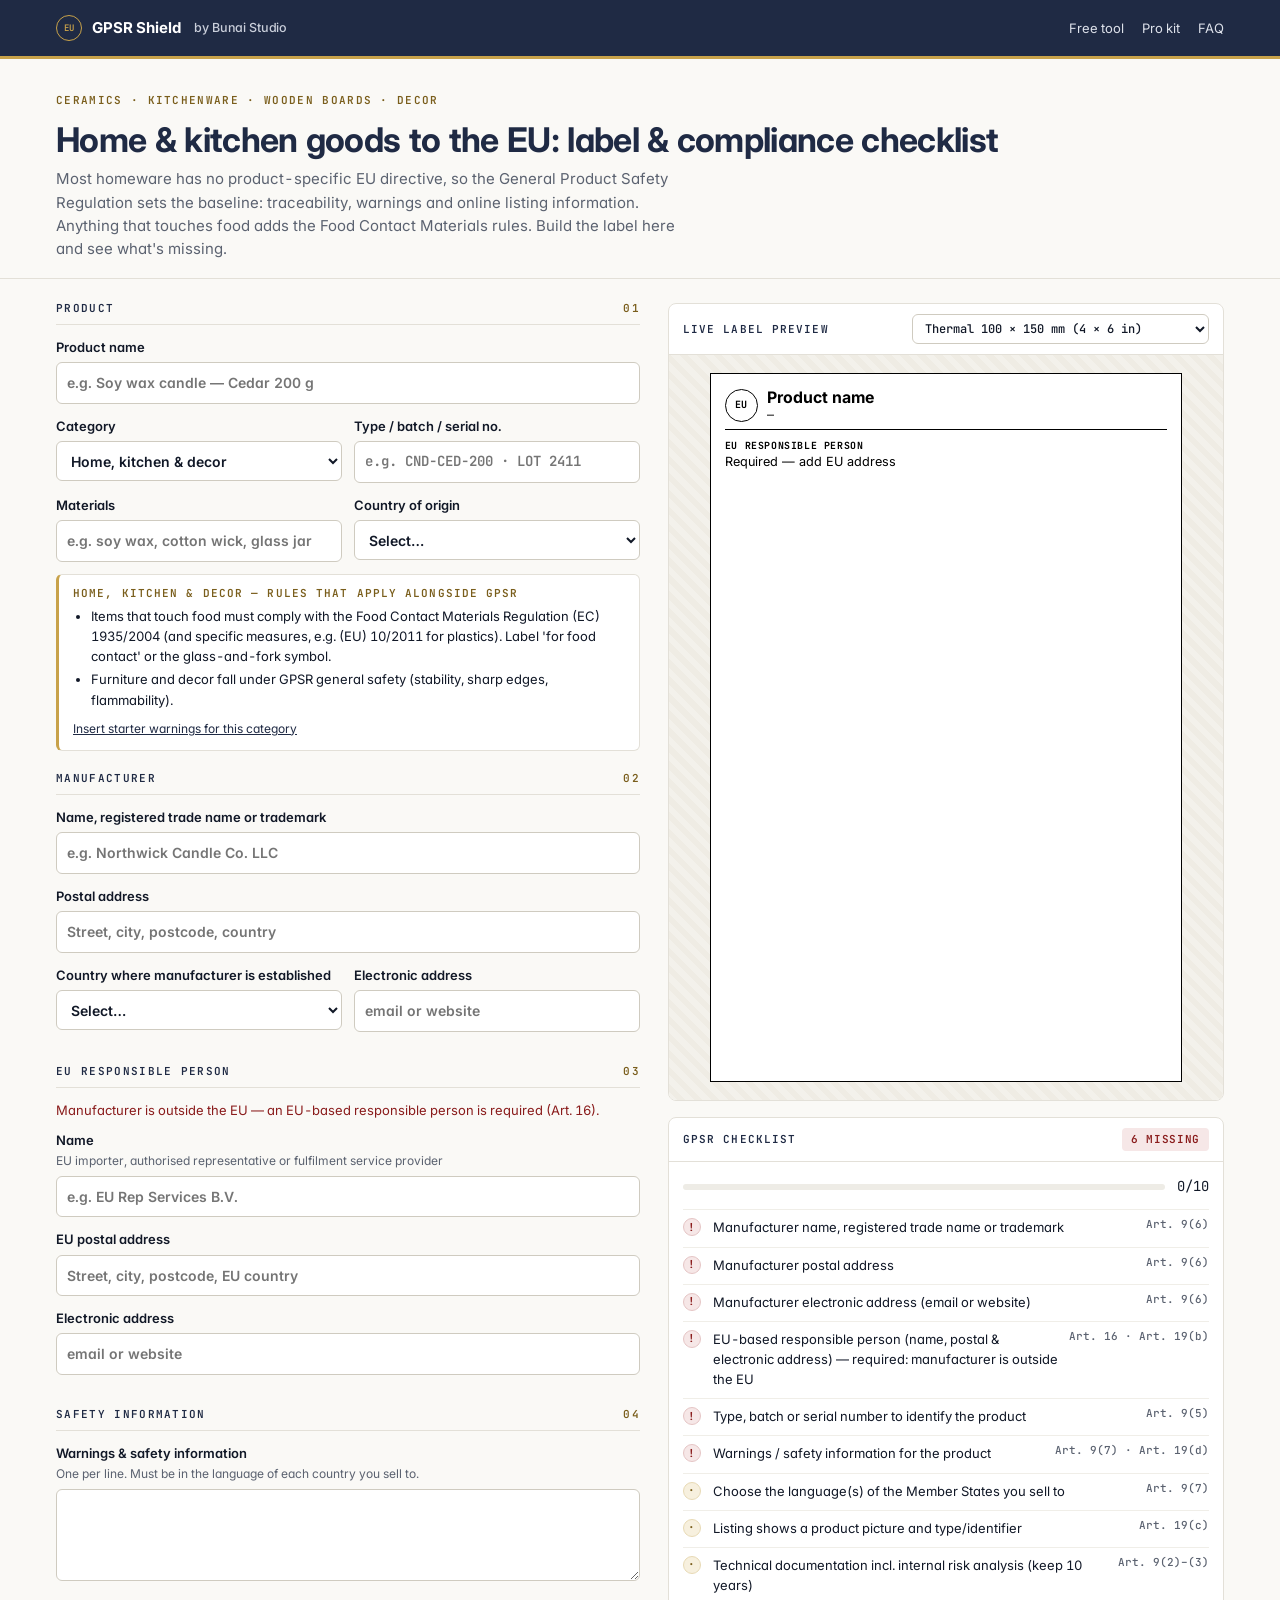
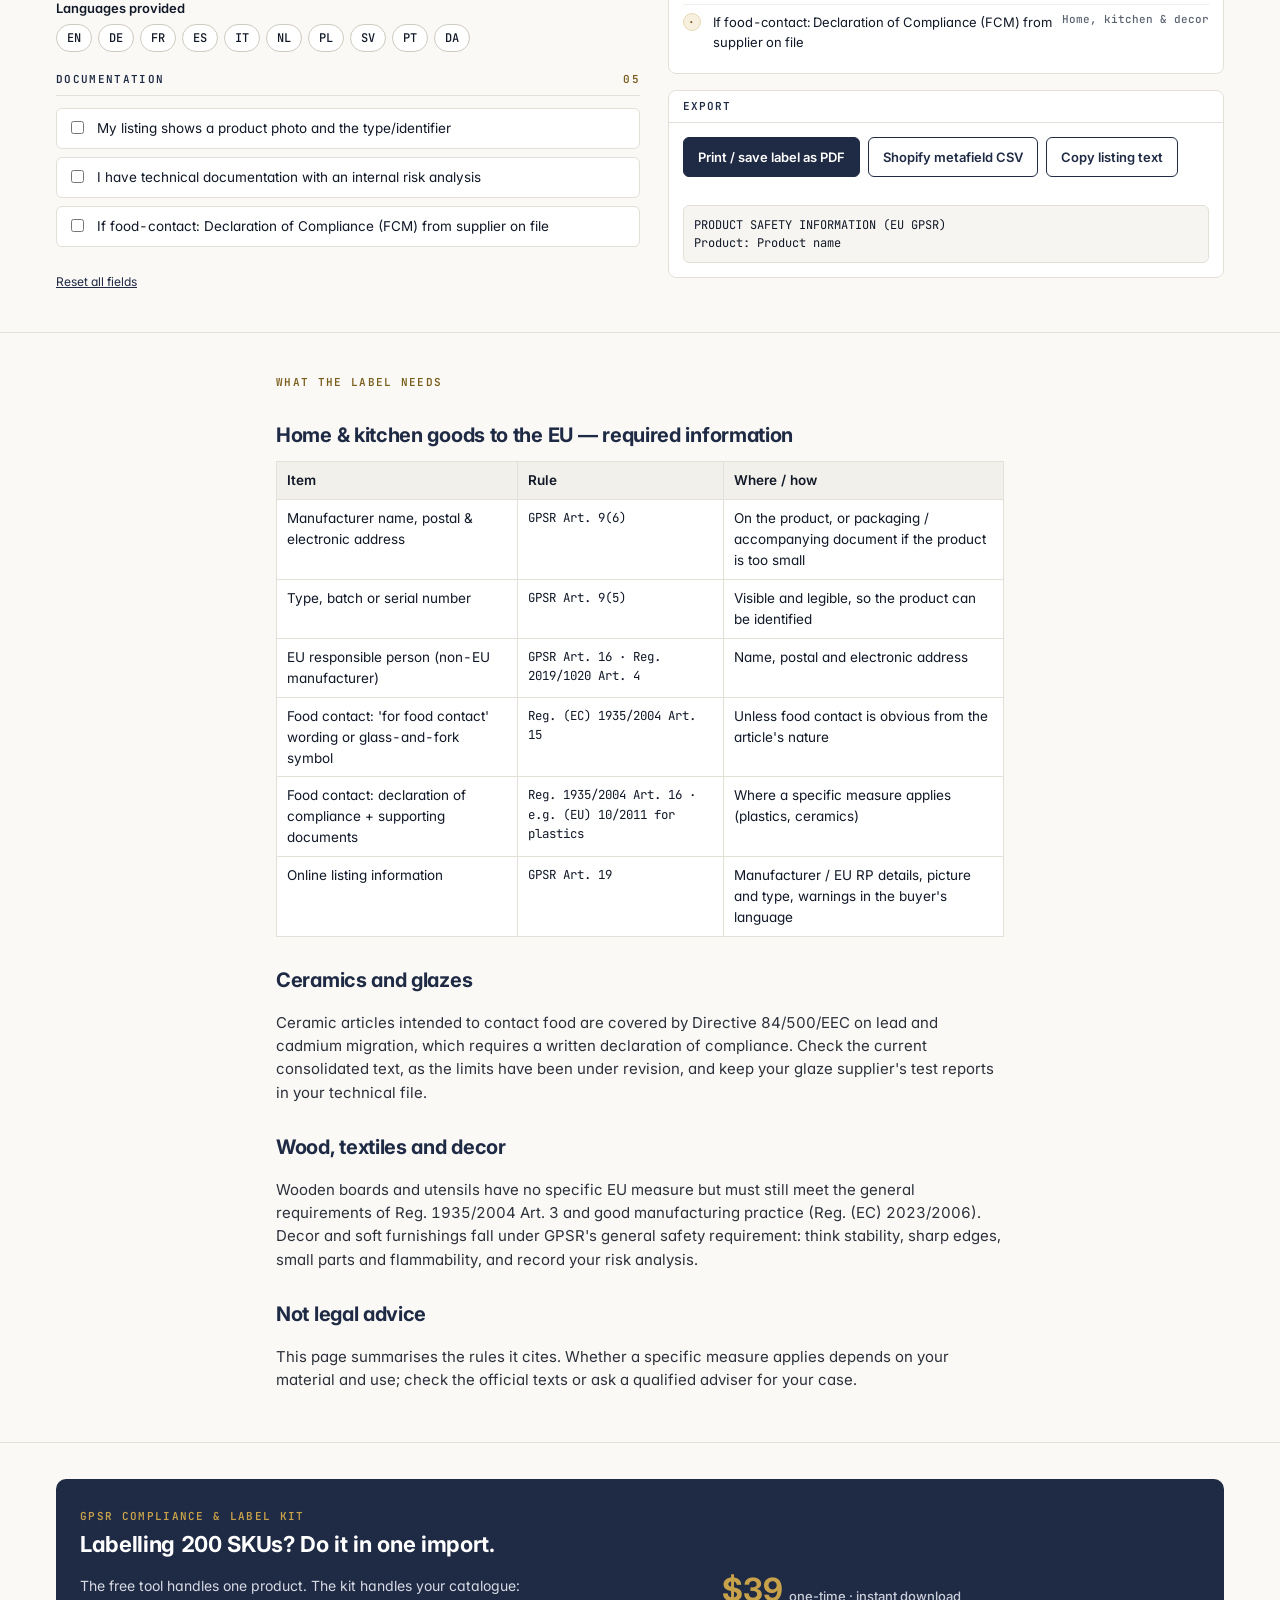
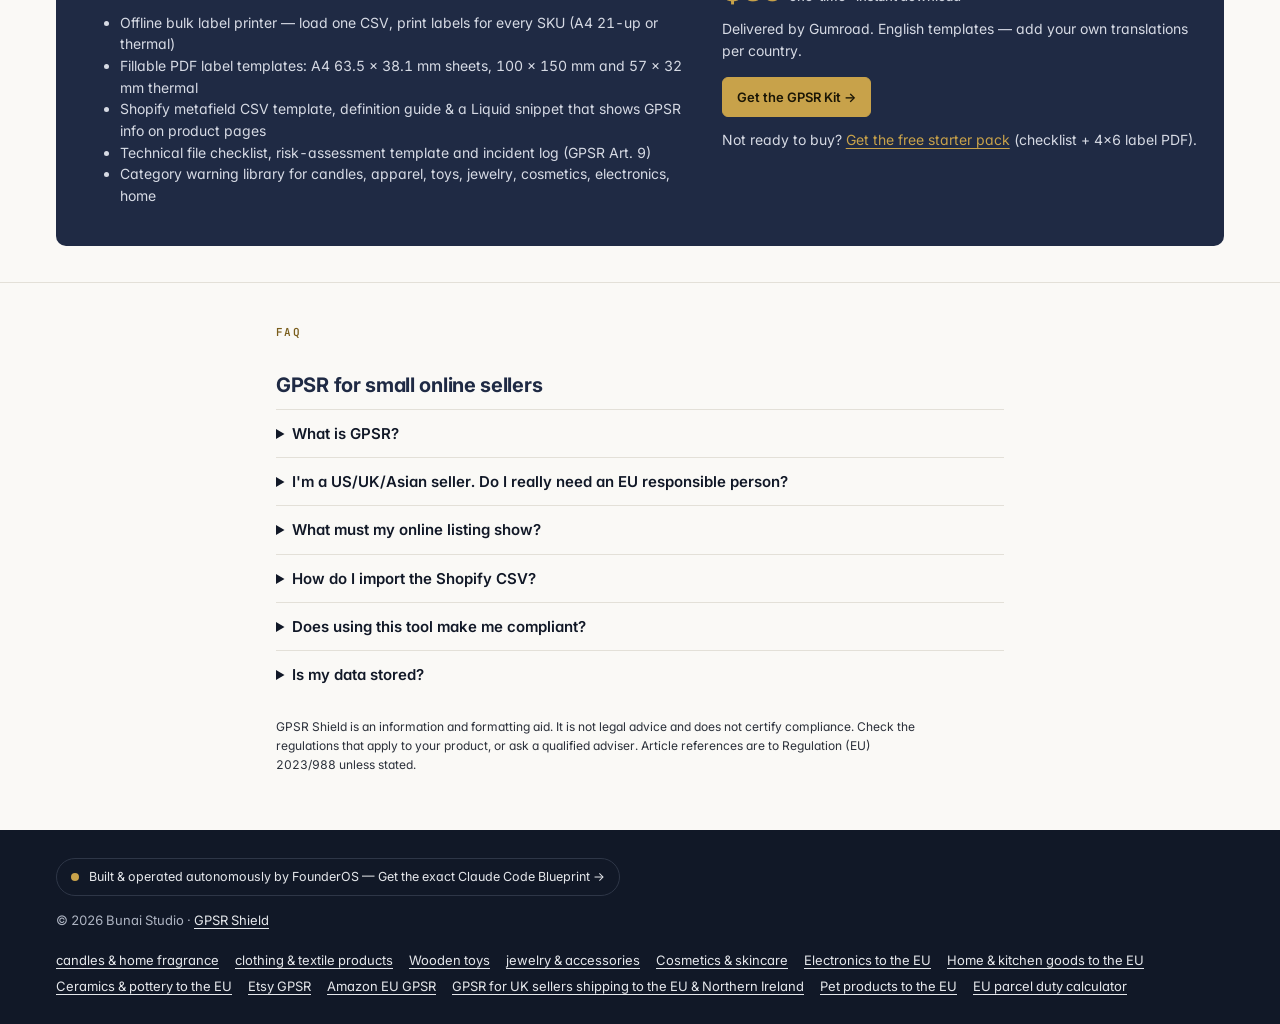
<file: gpsr-home-kitchen/index.html>
<!doctype html>
<html lang="en">
<head>
<meta charset="utf-8">
<meta name="viewport" content="width=device-width,initial-scale=1">
<title>Selling Home &amp; Kitchen Goods to the EU: GPSR + Food Contact Label Checklist | GPSR Shield</title>
<meta name="description" content="Ceramics, mugs, wooden boards, textiles and decor shipped to EU customers: GPSR label and listing details plus Food Contact Materials rules (Reg. 1935/2004). Free label generator and checklist.">
<link rel="canonical" href="https://humayuntalib.github.io/gpsr-shield/gpsr-home-kitchen/">
<meta property="og:title" content="Selling Home &amp; Kitchen Goods to the EU: GPSR + Food Contact Label Checklist | GPSR Shield">
<meta property="og:description" content="Ceramics, mugs, wooden boards, textiles and decor shipped to EU customers: GPSR label and listing details plus Food Contact Materials rules (Reg. 1935/2004). Free label generator and checklist.">
<meta property="og:type" content="website">
<meta property="og:url" content="https://humayuntalib.github.io/gpsr-shield/gpsr-home-kitchen/">
<meta name="theme-color" content="#1F2A44">
<link rel="icon" href="data:image/svg+xml,%3Csvg xmlns='http://www.w3.org/2000/svg' viewBox='0 0 32 32'%3E%3Ccircle cx='16' cy='16' r='14' fill='%231F2A44' stroke='%23C8A24A' stroke-width='2'/%3E%3Ctext x='16' y='20' font-size='10' font-family='monospace' fill='%23C8A24A' text-anchor='middle'%3EEU%3C/text%3E%3C/svg%3E">
<link rel="preconnect" href="https://fonts.googleapis.com"><link rel="preconnect" href="https://fonts.gstatic.com" crossorigin>
<link href="https://fonts.googleapis.com/css2?family=Inter:wght@400;500;600;700&family=JetBrains+Mono:wght@400;500;600;700&display=swap" rel="stylesheet">
<link rel="stylesheet" href="../assets/app.css">
<style id="page-style"></style>
<script type="application/ld+json">{"@context":"https://schema.org","@type":"WebApplication","name":"GPSR Shield","applicationCategory":"BusinessApplication","operatingSystem":"Any (web browser)","offers":{"@type":"Offer","price":"0","priceCurrency":"USD"},"url":"https://humayuntalib.github.io/gpsr-shield/gpsr-home-kitchen/"}</script>
<script type="application/ld+json">{"@context":"https://schema.org","@type":"FAQPage","mainEntity":[{"@type":"Question","name":"What is GPSR?","acceptedAnswer":{"@type":"Answer","text":"The General Product Safety Regulation (EU) 2023/988 replaced the old General Product Safety Directive on 13 December 2024. It applies to consumer products sold to people in the EU — including online sales from outside the EU."}},{"@type":"Question","name":"I'm a US/UK/Asian seller. Do I really need an EU responsible person?","acceptedAnswer":{"@type":"Answer","text":"If the manufacturer is not established in the EU, GPSR Art. 16 says the product can only be placed on the EU market if there is an economic operator established in the EU responsible for it (for example an importer, an authorised representative or a fulfilment service provider). Their name, postal and electronic address go on the product, packaging, parcel or accompanying document, and in your online listing."}},{"@type":"Question","name":"What must my online listing show?","acceptedAnswer":{"@type":"Answer","text":"Art. 19: the manufacturer's name, registered trade name or trademark, postal and electronic address; the EU responsible person's details where the manufacturer is outside the EU; information to identify the product (picture, type, other identifier); and warnings or safety information, in a language consumers in that Member State easily understand."}},{"@type":"Question","name":"How do I import the Shopify CSV?","acceptedAnswer":{"@type":"Answer","text":"First create product metafield definitions (Settings → Custom data → Products) with namespace \"custom\" and the keys in the CSV header (e.g. gpsr_manufacturer_name). Then Products → Import, tick \"Overwrite products with matching handles\". Replace the handle with your real product handle, and test on one product first after exporting a backup."}},{"@type":"Question","name":"Does using this tool make me compliant?","acceptedAnswer":{"@type":"Answer","text":"No tool can do that on its own. GPSR also requires a risk analysis, technical documentation, accident reporting and cooperation with authorities. This tool helps you prepare the label and listing information and shows what's missing. It is not legal advice."}},{"@type":"Question","name":"Is my data stored?","acceptedAnswer":{"@type":"Answer","text":"No. Everything runs in your browser. Your last entries are kept in your browser's local storage so you don't lose them; use Reset to clear."}}]}</script>
</head>
<body data-category="home">
<header class="bar"><div class="wrap">
  <a class="brand" href="../"><span class="seal">EU</span>GPSR Shield <small>by Bunai Studio</small></a>
  <nav><a href="#tool">Free tool</a><a href="#kit">Pro kit</a><a href="#faq">FAQ</a></nav>
</div></header>

<main>
<section class="intro"><div class="wrap">
  <span class="eyebrow">Ceramics · kitchenware · wooden boards · decor</span>
  <h1>Home &amp; kitchen goods to the EU: label &amp; compliance checklist</h1>
  <p>Most homeware has no product-specific EU directive, so the General Product Safety Regulation sets the baseline: traceability, warnings and online listing information. Anything that touches food adds the Food Contact Materials rules. Build the label here and see what's missing.</p>
</div></section>

<div class="wrap"><div class="tool" id="tool">
<form id="gpsr-form" autocomplete="on" onsubmit="return false">
  <fieldset><legend><span>Product</span><span class="n">01</span></legend>
    <label class="f">Product name<input type="text" name="productName" placeholder="e.g. Soy wax candle — Cedar 200 g" maxlength="120"></label>
    <div class="row">
      <label class="f">Category<select name="category" id="category"></select></label>
      <label class="f">Type / batch / serial no.<input class="mono" type="text" name="identifier" placeholder="e.g. CND-CED-200 · LOT 2411" maxlength="80"></label>
    </div>
    <div class="row">
      <label class="f">Materials<input type="text" name="materials" placeholder="e.g. soy wax, cotton wick, glass jar" maxlength="160"></label>
      <label class="f">Country of origin<select name="origin" id="origin"></select></label>
    </div>
    <div id="cat-notes" class="notes"></div>
  </fieldset>

  <fieldset><legend><span>Manufacturer</span><span class="n">02</span></legend>
    <label class="f">Name, registered trade name or trademark<input type="text" name="mfrName" placeholder="e.g. Northwick Candle Co. LLC" maxlength="120"></label>
    <label class="f">Postal address<input type="text" name="mfrAddress" placeholder="Street, city, postcode, country" maxlength="200"></label>
    <div class="row">
      <label class="f">Country where manufacturer is established<select name="mfrCountry" id="mfrCountry"></select></label>
      <label class="f">Electronic address<input type="text" name="mfrEmail" placeholder="email or website" maxlength="120"></label>
    </div>
  </fieldset>

  <fieldset id="rp-box"><legend><span>EU responsible person</span><span class="n">03</span></legend>
    <p class="hint" id="rp-note" style="margin:0 0 10px;font-size:13px;color:var(--red)"></p>
    <label class="f">Name<span class="hint">EU importer, authorised representative or fulfilment service provider</span><input type="text" name="rpName" placeholder="e.g. EU Rep Services B.V." maxlength="120"></label>
    <label class="f">EU postal address<input type="text" name="rpAddress" placeholder="Street, city, postcode, EU country" maxlength="200"></label>
    <label class="f">Electronic address<input type="text" name="rpEmail" placeholder="email or website" maxlength="120"></label>
  </fieldset>

  <fieldset><legend><span>Safety information</span><span class="n">04</span></legend>
    <label class="f">Warnings &amp; safety information<span class="hint">One per line. Must be in the language of each country you sell to.</span><textarea name="warnings" maxlength="900"></textarea></label>
    <label class="f" style="margin-bottom:6px">Languages provided</label>
    <div class="langs" id="langs"></div>
  </fieldset>

  <fieldset><legend><span>Documentation</span><span class="n">05</span></legend>
    <div class="checks">
      <label class="cb"><input type="checkbox" name="hasPhoto"><span>My listing shows a product photo and the type/identifier</span></label>
      <label class="cb"><input type="checkbox" name="hasTechFile"><span>I have technical documentation with an internal risk analysis</span></label>
      <div id="cat-checks" class="checks"></div>
    </div>
  </fieldset>
  <button type="button" class="btn-link" id="btn-reset">Reset all fields</button>
</form>

<aside class="pane" aria-label="Live preview">
  <div class="card">
    <div class="card-h"><span>Live label preview</span><select class="size" id="size" aria-label="Label size"></select></div>
    <div class="stage" id="label-stage"></div>
  </div>
  <div class="card">
    <div class="card-h"><span>GPSR checklist</span><span class="badge no" id="ready">—</span></div>
    <div class="card-b">
      <div class="score"><div class="meter"><i id="meter"></i></div><span class="mono" id="score">0/0</span></div>
      <ul class="cl" id="cl"></ul>
    </div>
  </div>
  <div class="card">
    <div class="card-h"><span>Export</span></div>
    <div class="card-b">
      <div class="actions">
        <button class="btn dark" id="btn-print" type="button">Print / save label as PDF</button>
        <button class="btn" id="btn-csv" type="button">Shopify metafield CSV</button>
        <button class="btn" id="btn-copy" type="button">Copy listing text</button>
      </div>
      <div class="toast" id="toast" role="status"></div>
      <pre class="out" id="listing"></pre>
    </div>
  </div>
</aside>
</div></div>

<section class="section"><div class="wrap article">
  <span class="eyebrow">What the label needs</span>
  <h2>Home &amp; kitchen goods to the EU — required information</h2>
  <table><thead><tr><th>Item</th><th>Rule</th><th>Where / how</th></tr></thead><tbody>
  <tr><td>Manufacturer name, postal &amp; electronic address</td><td class="mono">GPSR Art. 9(6)</td><td>On the product, or packaging / accompanying document if the product is too small</td></tr><tr><td>Type, batch or serial number</td><td class="mono">GPSR Art. 9(5)</td><td>Visible and legible, so the product can be identified</td></tr><tr><td>EU responsible person (non-EU manufacturer)</td><td class="mono">GPSR Art. 16 · Reg. 2019/1020 Art. 4</td><td>Name, postal and electronic address</td></tr><tr><td>Food contact: 'for food contact' wording or glass-and-fork symbol</td><td class="mono">Reg. (EC) 1935/2004 Art. 15</td><td>Unless food contact is obvious from the article's nature</td></tr><tr><td>Food contact: declaration of compliance + supporting documents</td><td class="mono">Reg. 1935/2004 Art. 16 · e.g. (EU) 10/2011 for plastics</td><td>Where a specific measure applies (plastics, ceramics)</td></tr><tr><td>Online listing information</td><td class="mono">GPSR Art. 19</td><td>Manufacturer / EU RP details, picture and type, warnings in the buyer's language</td></tr>
  </tbody></table>
  <h2>Ceramics and glazes</h2><p>Ceramic articles intended to contact food are covered by Directive 84/500/EEC on lead and cadmium migration, which requires a written declaration of compliance. Check the current consolidated text, as the limits have been under revision, and keep your glaze supplier's test reports in your technical file.</p><h2>Wood, textiles and decor</h2><p>Wooden boards and utensils have no specific EU measure but must still meet the general requirements of Reg. 1935/2004 Art. 3 and good manufacturing practice (Reg. (EC) 2023/2006). Decor and soft furnishings fall under GPSR's general safety requirement: think stability, sharp edges, small parts and flammability, and record your risk analysis.</p><h2>Not legal advice</h2><p>This page summarises the rules it cites. Whether a specific measure applies depends on your material and use; check the official texts or ask a qualified adviser for your case.</p>
</div></section>
<section class="section" id="kit"><div class="wrap">
  <div class="offer">
    <div>
      <span class="eyebrow" style="color:var(--brass)">GPSR Compliance &amp; Label Kit</span>
      <h2>Labelling 200 SKUs? Do it in one import.</h2>
      <p>The free tool handles one product. The kit handles your catalogue:</p>
      <ul>
        <li>Offline bulk label printer — load one CSV, print labels for every SKU (A4 21-up or thermal)</li>
        <li>Fillable PDF label templates: A4 63.5 × 38.1 mm sheets, 100 × 150 mm and 57 × 32 mm thermal</li>
        <li>Shopify metafield CSV template, definition guide &amp; a Liquid snippet that shows GPSR info on product pages</li>
        <li>Technical file checklist, risk-assessment template and incident log (GPSR Art. 9)</li>
        <li>Category warning library for candles, apparel, toys, jewelry, cosmetics, electronics, home</li>
      </ul>
    </div>
    <div>
      <div class="price">$39<small>one-time · instant download</small></div>
      <p style="margin:12px 0 16px">Delivered by Gumroad. English templates — add your own translations per country.</p>
      <a class="btn primary" href="https://enzopk.gumroad.com/l/gpsr-kit?utm_source=gpsr-shield&amp;utm_medium=site&amp;utm_campaign=gpsr-home-kitchen&amp;utm_content=buy">Get the GPSR Kit →</a>
      <p class="promo" data-until="2026-12-02T07:59:00Z" style="margin:12px 0 0;font-size:14px">Cyber Week: <span class="mono">CYBER30</span> takes 30% off at checkout until 1 Dec.</p><script>(function(){var p=document.currentScript.previousElementSibling;if(Date.now()>Date.parse(p.dataset.until))p.remove();})()</script>
      <p style="margin:12px 0 0;font-size:14px">Not ready to buy? <a href="https://enzopk.gumroad.com/l/gpsr-free?utm_source=gpsr-shield&amp;utm_medium=site&amp;utm_campaign=gpsr-home-kitchen&amp;utm_content=free-pack" style="color:var(--brass);text-decoration:underline">Get the free starter pack</a> (checklist + 4×6 label PDF).</p>
    </div>
  </div>
</div></section>

<section class="section faq" id="faq"><div class="wrap article">
  <span class="eyebrow">FAQ</span>
  <h2>GPSR for small online sellers</h2>
  <details><summary>What is GPSR?</summary><p>The General Product Safety Regulation (EU) 2023/988 replaced the old General Product Safety Directive on 13 December 2024. It applies to consumer products sold to people in the EU — including online sales from outside the EU.</p></details><details><summary>I'm a US/UK/Asian seller. Do I really need an EU responsible person?</summary><p>If the manufacturer is not established in the EU, GPSR Art. 16 says the product can only be placed on the EU market if there is an economic operator established in the EU responsible for it (for example an importer, an authorised representative or a fulfilment service provider). Their name, postal and electronic address go on the product, packaging, parcel or accompanying document, and in your online listing.</p></details><details><summary>What must my online listing show?</summary><p>Art. 19: the manufacturer's name, registered trade name or trademark, postal and electronic address; the EU responsible person's details where the manufacturer is outside the EU; information to identify the product (picture, type, other identifier); and warnings or safety information, in a language consumers in that Member State easily understand.</p></details><details><summary>How do I import the Shopify CSV?</summary><p>First create product metafield definitions (Settings → Custom data → Products) with namespace &quot;custom&quot; and the keys in the CSV header (e.g. gpsr_manufacturer_name). Then Products → Import, tick &quot;Overwrite products with matching handles&quot;. Replace the handle with your real product handle, and test on one product first after exporting a backup.</p></details><details><summary>Does using this tool make me compliant?</summary><p>No tool can do that on its own. GPSR also requires a risk analysis, technical documentation, accident reporting and cooperation with authorities. This tool helps you prepare the label and listing information and shows what's missing. It is not legal advice.</p></details><details><summary>Is my data stored?</summary><p>No. Everything runs in your browser. Your last entries are kept in your browser's local storage so you don't lose them; use Reset to clear.</p></details>
  <p class="disclaimer" style="margin-top:20px">GPSR Shield is an information and formatting aid. It is not legal advice and does not certify compliance. Check the regulations that apply to your product, or ask a qualified adviser. Article references are to Regulation (EU) 2023/988 unless stated.</p>
</div></section>
</main>

<footer><div class="wrap foot">
  <div>
    <a class="studio-badge" href="https://enzopk.gumroad.com/l/founderos?utm_source=gpsr-shield&amp;utm_medium=site&amp;utm_campaign=gpsr-home-kitchen&amp;utm_content=footer-badge"><span class="dot"></span>Built &amp; operated autonomously by FounderOS — Get the exact Claude Code Blueprint →</a>
    <p style="margin:14px 0 0">© 2026 Bunai Studio · <a href="../">GPSR Shield</a></p>
  </div>
  <nav class="foot-links" aria-label="GPSR guides"><a href="../gpsr-candles-home-fragrance/">candles &amp; home fragrance</a><a href="../gpsr-apparel-textiles/">clothing &amp; textile products</a><a href="../gpsr-wooden-toys/">Wooden toys</a><a href="../gpsr-jewelry-accessories/">jewelry &amp; accessories</a><a href="../gpsr-cosmetics-skincare/">Cosmetics &amp; skincare</a><a href="../gpsr-electronics/">Electronics to the EU</a><a href="../gpsr-home-kitchen/">Home &amp; kitchen goods to the EU</a><a href="../gpsr-ceramics-pottery/">Ceramics &amp; pottery to the EU</a><a href="../gpsr-etsy-sellers/">Etsy GPSR</a><a href="../gpsr-amazon-eu-sellers/">Amazon EU GPSR</a><a href="../gpsr-uk-sellers-eu-northern-ireland/">GPSR for UK sellers shipping to the EU &amp; Northern Ireland</a><a href="../gpsr-pet-products/">Pet products to the EU</a><a href="../eu-parcel-duty-calculator/">EU parcel duty calculator</a></nav>
</div></footer>

<div id="print-root"></div>
<script type="module" src="../assets/app.js"></script>
</body>
</html>
</file>
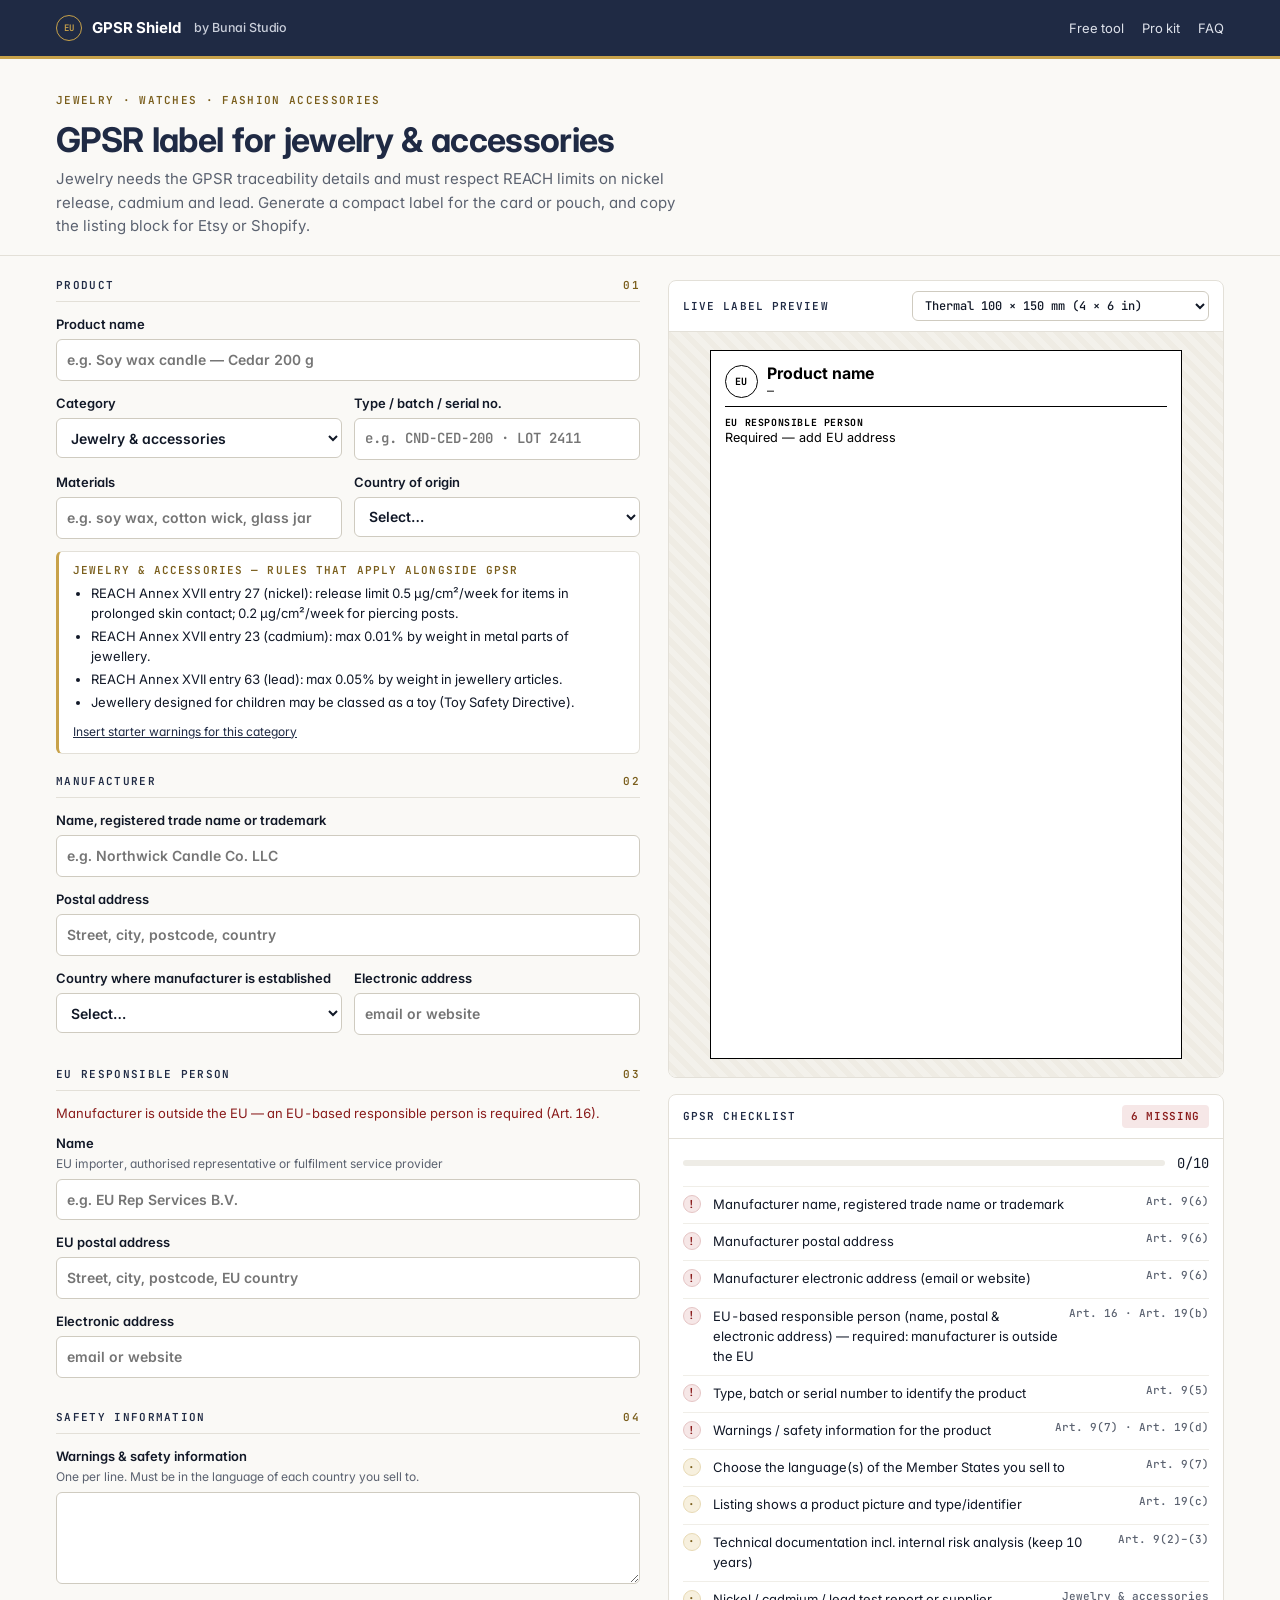
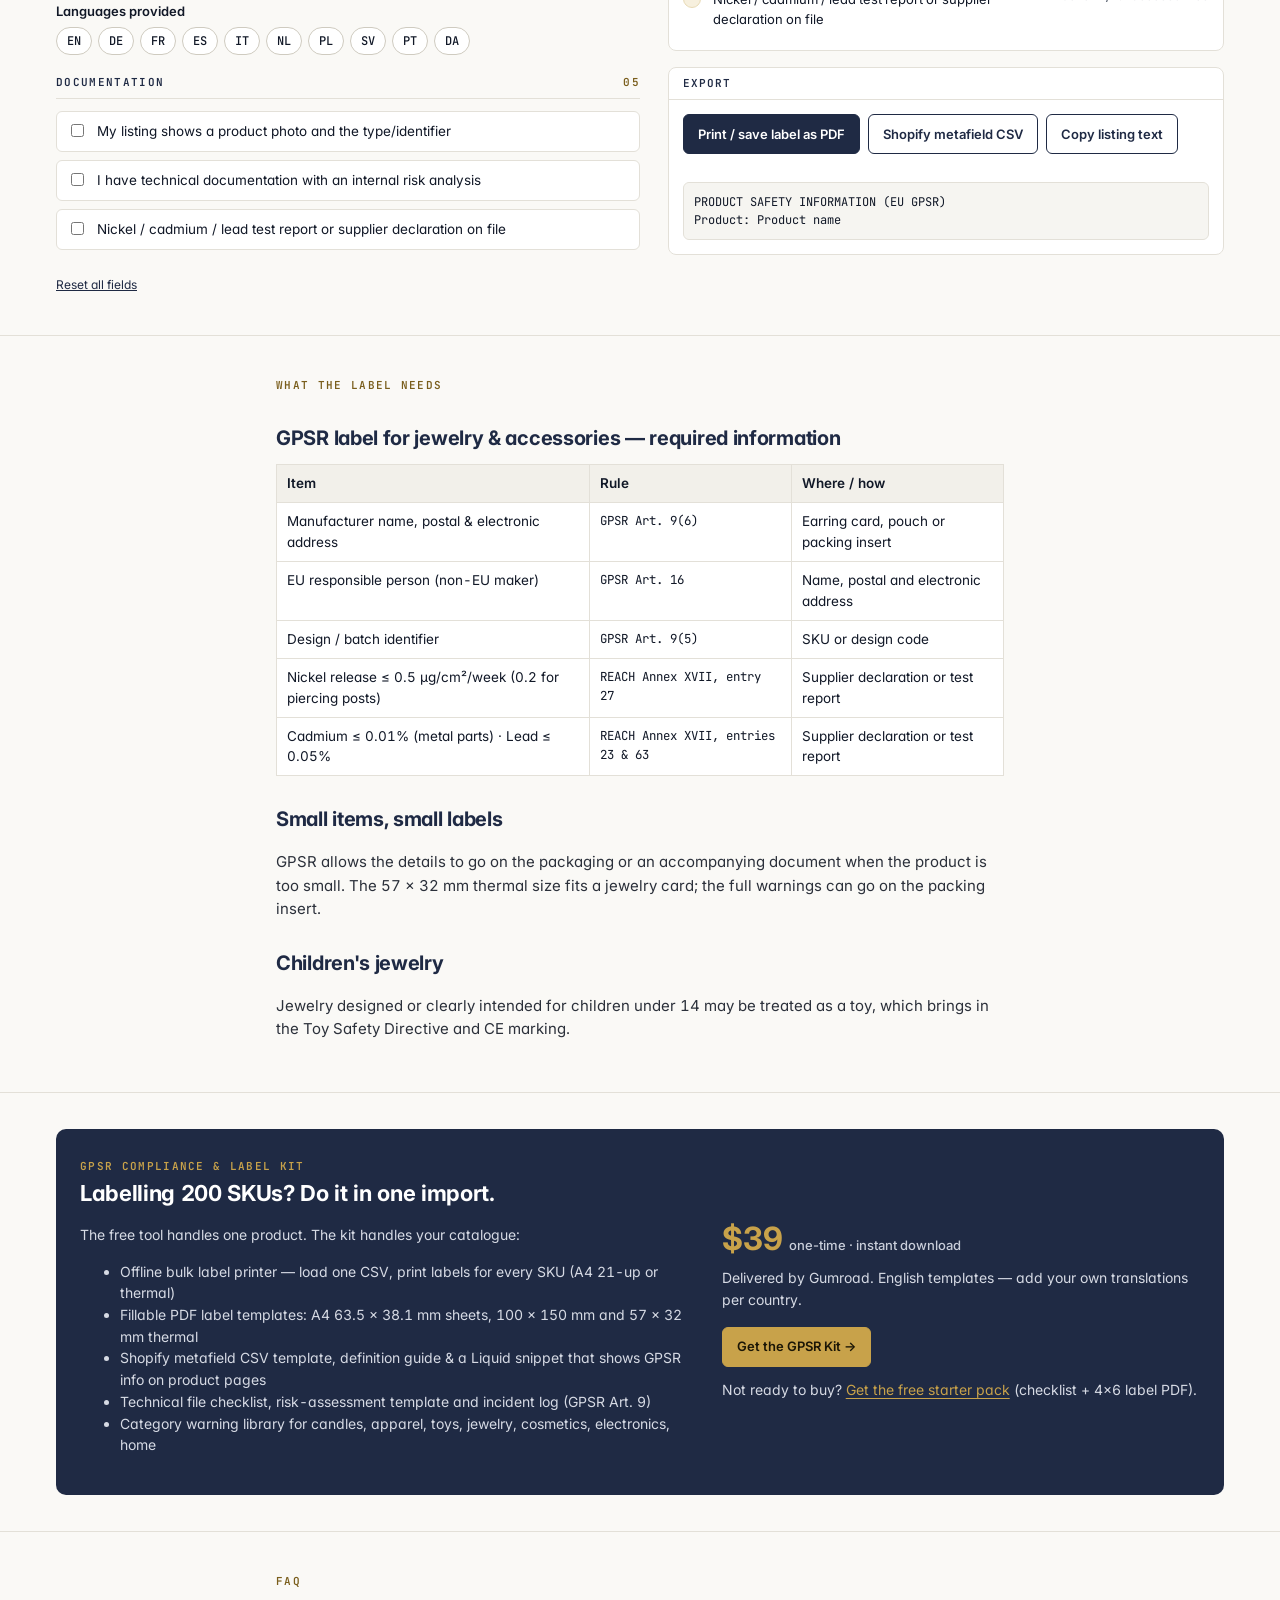
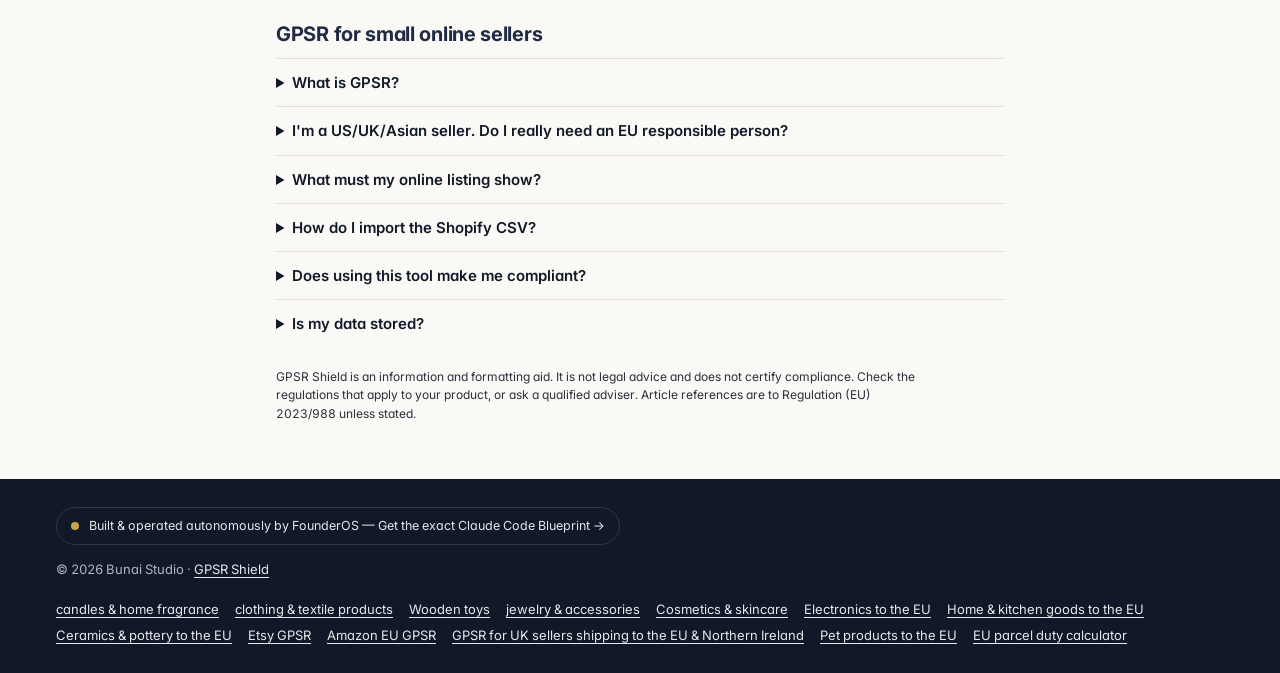
<file: gpsr-jewelry-accessories/index.html>
<!doctype html>
<html lang="en">
<head>
<meta charset="utf-8">
<meta name="viewport" content="width=device-width,initial-scale=1">
<title>GPSR for Jewelry Sellers — EU Label &amp; REACH Nickel/Lead Checklist | GPSR Shield</title>
<meta name="description" content="EU GPSR label generator for handmade and fashion jewelry: manufacturer and EU responsible person details, plus REACH nickel, cadmium and lead limits. Free, printable, Shopify CSV.">
<link rel="canonical" href="https://humayuntalib.github.io/gpsr-shield/gpsr-jewelry-accessories/">
<meta property="og:title" content="GPSR for Jewelry Sellers — EU Label &amp; REACH Nickel/Lead Checklist | GPSR Shield">
<meta property="og:description" content="EU GPSR label generator for handmade and fashion jewelry: manufacturer and EU responsible person details, plus REACH nickel, cadmium and lead limits. Free, printable, Shopify CSV.">
<meta property="og:type" content="website">
<meta property="og:url" content="https://humayuntalib.github.io/gpsr-shield/gpsr-jewelry-accessories/">
<meta name="theme-color" content="#1F2A44">
<link rel="icon" href="data:image/svg+xml,%3Csvg xmlns='http://www.w3.org/2000/svg' viewBox='0 0 32 32'%3E%3Ccircle cx='16' cy='16' r='14' fill='%231F2A44' stroke='%23C8A24A' stroke-width='2'/%3E%3Ctext x='16' y='20' font-size='10' font-family='monospace' fill='%23C8A24A' text-anchor='middle'%3EEU%3C/text%3E%3C/svg%3E">
<link rel="preconnect" href="https://fonts.googleapis.com"><link rel="preconnect" href="https://fonts.gstatic.com" crossorigin>
<link href="https://fonts.googleapis.com/css2?family=Inter:wght@400;500;600;700&family=JetBrains+Mono:wght@400;500;600;700&display=swap" rel="stylesheet">
<link rel="stylesheet" href="../assets/app.css">
<style id="page-style"></style>
<script type="application/ld+json">{"@context":"https://schema.org","@type":"WebApplication","name":"GPSR Shield","applicationCategory":"BusinessApplication","operatingSystem":"Any (web browser)","offers":{"@type":"Offer","price":"0","priceCurrency":"USD"},"url":"https://humayuntalib.github.io/gpsr-shield/gpsr-jewelry-accessories/"}</script>
<script type="application/ld+json">{"@context":"https://schema.org","@type":"FAQPage","mainEntity":[{"@type":"Question","name":"What is GPSR?","acceptedAnswer":{"@type":"Answer","text":"The General Product Safety Regulation (EU) 2023/988 replaced the old General Product Safety Directive on 13 December 2024. It applies to consumer products sold to people in the EU — including online sales from outside the EU."}},{"@type":"Question","name":"I'm a US/UK/Asian seller. Do I really need an EU responsible person?","acceptedAnswer":{"@type":"Answer","text":"If the manufacturer is not established in the EU, GPSR Art. 16 says the product can only be placed on the EU market if there is an economic operator established in the EU responsible for it (for example an importer, an authorised representative or a fulfilment service provider). Their name, postal and electronic address go on the product, packaging, parcel or accompanying document, and in your online listing."}},{"@type":"Question","name":"What must my online listing show?","acceptedAnswer":{"@type":"Answer","text":"Art. 19: the manufacturer's name, registered trade name or trademark, postal and electronic address; the EU responsible person's details where the manufacturer is outside the EU; information to identify the product (picture, type, other identifier); and warnings or safety information, in a language consumers in that Member State easily understand."}},{"@type":"Question","name":"How do I import the Shopify CSV?","acceptedAnswer":{"@type":"Answer","text":"First create product metafield definitions (Settings → Custom data → Products) with namespace \"custom\" and the keys in the CSV header (e.g. gpsr_manufacturer_name). Then Products → Import, tick \"Overwrite products with matching handles\". Replace the handle with your real product handle, and test on one product first after exporting a backup."}},{"@type":"Question","name":"Does using this tool make me compliant?","acceptedAnswer":{"@type":"Answer","text":"No tool can do that on its own. GPSR also requires a risk analysis, technical documentation, accident reporting and cooperation with authorities. This tool helps you prepare the label and listing information and shows what's missing. It is not legal advice."}},{"@type":"Question","name":"Is my data stored?","acceptedAnswer":{"@type":"Answer","text":"No. Everything runs in your browser. Your last entries are kept in your browser's local storage so you don't lose them; use Reset to clear."}}]}</script>
</head>
<body data-category="jewelry">
<header class="bar"><div class="wrap">
  <a class="brand" href="../"><span class="seal">EU</span>GPSR Shield <small>by Bunai Studio</small></a>
  <nav><a href="#tool">Free tool</a><a href="#kit">Pro kit</a><a href="#faq">FAQ</a></nav>
</div></header>

<main>
<section class="intro"><div class="wrap">
  <span class="eyebrow">Jewelry · watches · fashion accessories</span>
  <h1>GPSR label for jewelry &amp; accessories</h1>
  <p>Jewelry needs the GPSR traceability details and must respect REACH limits on nickel release, cadmium and lead. Generate a compact label for the card or pouch, and copy the listing block for Etsy or Shopify.</p>
</div></section>

<div class="wrap"><div class="tool" id="tool">
<form id="gpsr-form" autocomplete="on" onsubmit="return false">
  <fieldset><legend><span>Product</span><span class="n">01</span></legend>
    <label class="f">Product name<input type="text" name="productName" placeholder="e.g. Soy wax candle — Cedar 200 g" maxlength="120"></label>
    <div class="row">
      <label class="f">Category<select name="category" id="category"></select></label>
      <label class="f">Type / batch / serial no.<input class="mono" type="text" name="identifier" placeholder="e.g. CND-CED-200 · LOT 2411" maxlength="80"></label>
    </div>
    <div class="row">
      <label class="f">Materials<input type="text" name="materials" placeholder="e.g. soy wax, cotton wick, glass jar" maxlength="160"></label>
      <label class="f">Country of origin<select name="origin" id="origin"></select></label>
    </div>
    <div id="cat-notes" class="notes"></div>
  </fieldset>

  <fieldset><legend><span>Manufacturer</span><span class="n">02</span></legend>
    <label class="f">Name, registered trade name or trademark<input type="text" name="mfrName" placeholder="e.g. Northwick Candle Co. LLC" maxlength="120"></label>
    <label class="f">Postal address<input type="text" name="mfrAddress" placeholder="Street, city, postcode, country" maxlength="200"></label>
    <div class="row">
      <label class="f">Country where manufacturer is established<select name="mfrCountry" id="mfrCountry"></select></label>
      <label class="f">Electronic address<input type="text" name="mfrEmail" placeholder="email or website" maxlength="120"></label>
    </div>
  </fieldset>

  <fieldset id="rp-box"><legend><span>EU responsible person</span><span class="n">03</span></legend>
    <p class="hint" id="rp-note" style="margin:0 0 10px;font-size:13px;color:var(--red)"></p>
    <label class="f">Name<span class="hint">EU importer, authorised representative or fulfilment service provider</span><input type="text" name="rpName" placeholder="e.g. EU Rep Services B.V." maxlength="120"></label>
    <label class="f">EU postal address<input type="text" name="rpAddress" placeholder="Street, city, postcode, EU country" maxlength="200"></label>
    <label class="f">Electronic address<input type="text" name="rpEmail" placeholder="email or website" maxlength="120"></label>
  </fieldset>

  <fieldset><legend><span>Safety information</span><span class="n">04</span></legend>
    <label class="f">Warnings &amp; safety information<span class="hint">One per line. Must be in the language of each country you sell to.</span><textarea name="warnings" maxlength="900"></textarea></label>
    <label class="f" style="margin-bottom:6px">Languages provided</label>
    <div class="langs" id="langs"></div>
  </fieldset>

  <fieldset><legend><span>Documentation</span><span class="n">05</span></legend>
    <div class="checks">
      <label class="cb"><input type="checkbox" name="hasPhoto"><span>My listing shows a product photo and the type/identifier</span></label>
      <label class="cb"><input type="checkbox" name="hasTechFile"><span>I have technical documentation with an internal risk analysis</span></label>
      <div id="cat-checks" class="checks"></div>
    </div>
  </fieldset>
  <button type="button" class="btn-link" id="btn-reset">Reset all fields</button>
</form>

<aside class="pane" aria-label="Live preview">
  <div class="card">
    <div class="card-h"><span>Live label preview</span><select class="size" id="size" aria-label="Label size"></select></div>
    <div class="stage" id="label-stage"></div>
  </div>
  <div class="card">
    <div class="card-h"><span>GPSR checklist</span><span class="badge no" id="ready">—</span></div>
    <div class="card-b">
      <div class="score"><div class="meter"><i id="meter"></i></div><span class="mono" id="score">0/0</span></div>
      <ul class="cl" id="cl"></ul>
    </div>
  </div>
  <div class="card">
    <div class="card-h"><span>Export</span></div>
    <div class="card-b">
      <div class="actions">
        <button class="btn dark" id="btn-print" type="button">Print / save label as PDF</button>
        <button class="btn" id="btn-csv" type="button">Shopify metafield CSV</button>
        <button class="btn" id="btn-copy" type="button">Copy listing text</button>
      </div>
      <div class="toast" id="toast" role="status"></div>
      <pre class="out" id="listing"></pre>
    </div>
  </div>
</aside>
</div></div>

<section class="section"><div class="wrap article">
  <span class="eyebrow">What the label needs</span>
  <h2>GPSR label for jewelry &amp; accessories — required information</h2>
  <table><thead><tr><th>Item</th><th>Rule</th><th>Where / how</th></tr></thead><tbody>
  <tr><td>Manufacturer name, postal &amp; electronic address</td><td class="mono">GPSR Art. 9(6)</td><td>Earring card, pouch or packing insert</td></tr><tr><td>EU responsible person (non-EU maker)</td><td class="mono">GPSR Art. 16</td><td>Name, postal and electronic address</td></tr><tr><td>Design / batch identifier</td><td class="mono">GPSR Art. 9(5)</td><td>SKU or design code</td></tr><tr><td>Nickel release ≤ 0.5 µg/cm²/week (0.2 for piercing posts)</td><td class="mono">REACH Annex XVII, entry 27</td><td>Supplier declaration or test report</td></tr><tr><td>Cadmium ≤ 0.01% (metal parts) · Lead ≤ 0.05%</td><td class="mono">REACH Annex XVII, entries 23 &amp; 63</td><td>Supplier declaration or test report</td></tr>
  </tbody></table>
  <h2>Small items, small labels</h2><p>GPSR allows the details to go on the packaging or an accompanying document when the product is too small. The 57 × 32 mm thermal size fits a jewelry card; the full warnings can go on the packing insert.</p><h2>Children's jewelry</h2><p>Jewelry designed or clearly intended for children under 14 may be treated as a toy, which brings in the Toy Safety Directive and CE marking.</p>
</div></section>
<section class="section" id="kit"><div class="wrap">
  <div class="offer">
    <div>
      <span class="eyebrow" style="color:var(--brass)">GPSR Compliance &amp; Label Kit</span>
      <h2>Labelling 200 SKUs? Do it in one import.</h2>
      <p>The free tool handles one product. The kit handles your catalogue:</p>
      <ul>
        <li>Offline bulk label printer — load one CSV, print labels for every SKU (A4 21-up or thermal)</li>
        <li>Fillable PDF label templates: A4 63.5 × 38.1 mm sheets, 100 × 150 mm and 57 × 32 mm thermal</li>
        <li>Shopify metafield CSV template, definition guide &amp; a Liquid snippet that shows GPSR info on product pages</li>
        <li>Technical file checklist, risk-assessment template and incident log (GPSR Art. 9)</li>
        <li>Category warning library for candles, apparel, toys, jewelry, cosmetics, electronics, home</li>
      </ul>
    </div>
    <div>
      <div class="price">$39<small>one-time · instant download</small></div>
      <p style="margin:12px 0 16px">Delivered by Gumroad. English templates — add your own translations per country.</p>
      <a class="btn primary" href="https://enzopk.gumroad.com/l/gpsr-kit?utm_source=gpsr-shield&amp;utm_medium=site&amp;utm_campaign=gpsr-jewelry-accessories&amp;utm_content=buy">Get the GPSR Kit →</a>
      <p class="promo" data-until="2026-12-02T07:59:00Z" style="margin:12px 0 0;font-size:14px">Cyber Week: <span class="mono">CYBER30</span> takes 30% off at checkout until 1 Dec.</p><script>(function(){var p=document.currentScript.previousElementSibling;if(Date.now()>Date.parse(p.dataset.until))p.remove();})()</script>
      <p style="margin:12px 0 0;font-size:14px">Not ready to buy? <a href="https://enzopk.gumroad.com/l/gpsr-free?utm_source=gpsr-shield&amp;utm_medium=site&amp;utm_campaign=gpsr-jewelry-accessories&amp;utm_content=free-pack" style="color:var(--brass);text-decoration:underline">Get the free starter pack</a> (checklist + 4×6 label PDF).</p>
    </div>
  </div>
</div></section>

<section class="section faq" id="faq"><div class="wrap article">
  <span class="eyebrow">FAQ</span>
  <h2>GPSR for small online sellers</h2>
  <details><summary>What is GPSR?</summary><p>The General Product Safety Regulation (EU) 2023/988 replaced the old General Product Safety Directive on 13 December 2024. It applies to consumer products sold to people in the EU — including online sales from outside the EU.</p></details><details><summary>I'm a US/UK/Asian seller. Do I really need an EU responsible person?</summary><p>If the manufacturer is not established in the EU, GPSR Art. 16 says the product can only be placed on the EU market if there is an economic operator established in the EU responsible for it (for example an importer, an authorised representative or a fulfilment service provider). Their name, postal and electronic address go on the product, packaging, parcel or accompanying document, and in your online listing.</p></details><details><summary>What must my online listing show?</summary><p>Art. 19: the manufacturer's name, registered trade name or trademark, postal and electronic address; the EU responsible person's details where the manufacturer is outside the EU; information to identify the product (picture, type, other identifier); and warnings or safety information, in a language consumers in that Member State easily understand.</p></details><details><summary>How do I import the Shopify CSV?</summary><p>First create product metafield definitions (Settings → Custom data → Products) with namespace &quot;custom&quot; and the keys in the CSV header (e.g. gpsr_manufacturer_name). Then Products → Import, tick &quot;Overwrite products with matching handles&quot;. Replace the handle with your real product handle, and test on one product first after exporting a backup.</p></details><details><summary>Does using this tool make me compliant?</summary><p>No tool can do that on its own. GPSR also requires a risk analysis, technical documentation, accident reporting and cooperation with authorities. This tool helps you prepare the label and listing information and shows what's missing. It is not legal advice.</p></details><details><summary>Is my data stored?</summary><p>No. Everything runs in your browser. Your last entries are kept in your browser's local storage so you don't lose them; use Reset to clear.</p></details>
  <p class="disclaimer" style="margin-top:20px">GPSR Shield is an information and formatting aid. It is not legal advice and does not certify compliance. Check the regulations that apply to your product, or ask a qualified adviser. Article references are to Regulation (EU) 2023/988 unless stated.</p>
</div></section>
</main>

<footer><div class="wrap foot">
  <div>
    <a class="studio-badge" href="https://enzopk.gumroad.com/l/founderos?utm_source=gpsr-shield&amp;utm_medium=site&amp;utm_campaign=gpsr-jewelry-accessories&amp;utm_content=footer-badge"><span class="dot"></span>Built &amp; operated autonomously by FounderOS — Get the exact Claude Code Blueprint →</a>
    <p style="margin:14px 0 0">© 2026 Bunai Studio · <a href="../">GPSR Shield</a></p>
  </div>
  <nav class="foot-links" aria-label="GPSR guides"><a href="../gpsr-candles-home-fragrance/">candles &amp; home fragrance</a><a href="../gpsr-apparel-textiles/">clothing &amp; textile products</a><a href="../gpsr-wooden-toys/">Wooden toys</a><a href="../gpsr-jewelry-accessories/">jewelry &amp; accessories</a><a href="../gpsr-cosmetics-skincare/">Cosmetics &amp; skincare</a><a href="../gpsr-electronics/">Electronics to the EU</a><a href="../gpsr-home-kitchen/">Home &amp; kitchen goods to the EU</a><a href="../gpsr-ceramics-pottery/">Ceramics &amp; pottery to the EU</a><a href="../gpsr-etsy-sellers/">Etsy GPSR</a><a href="../gpsr-amazon-eu-sellers/">Amazon EU GPSR</a><a href="../gpsr-uk-sellers-eu-northern-ireland/">GPSR for UK sellers shipping to the EU &amp; Northern Ireland</a><a href="../gpsr-pet-products/">Pet products to the EU</a><a href="../eu-parcel-duty-calculator/">EU parcel duty calculator</a></nav>
</div></footer>

<div id="print-root"></div>
<script type="module" src="../assets/app.js"></script>
</body>
</html>
</file>
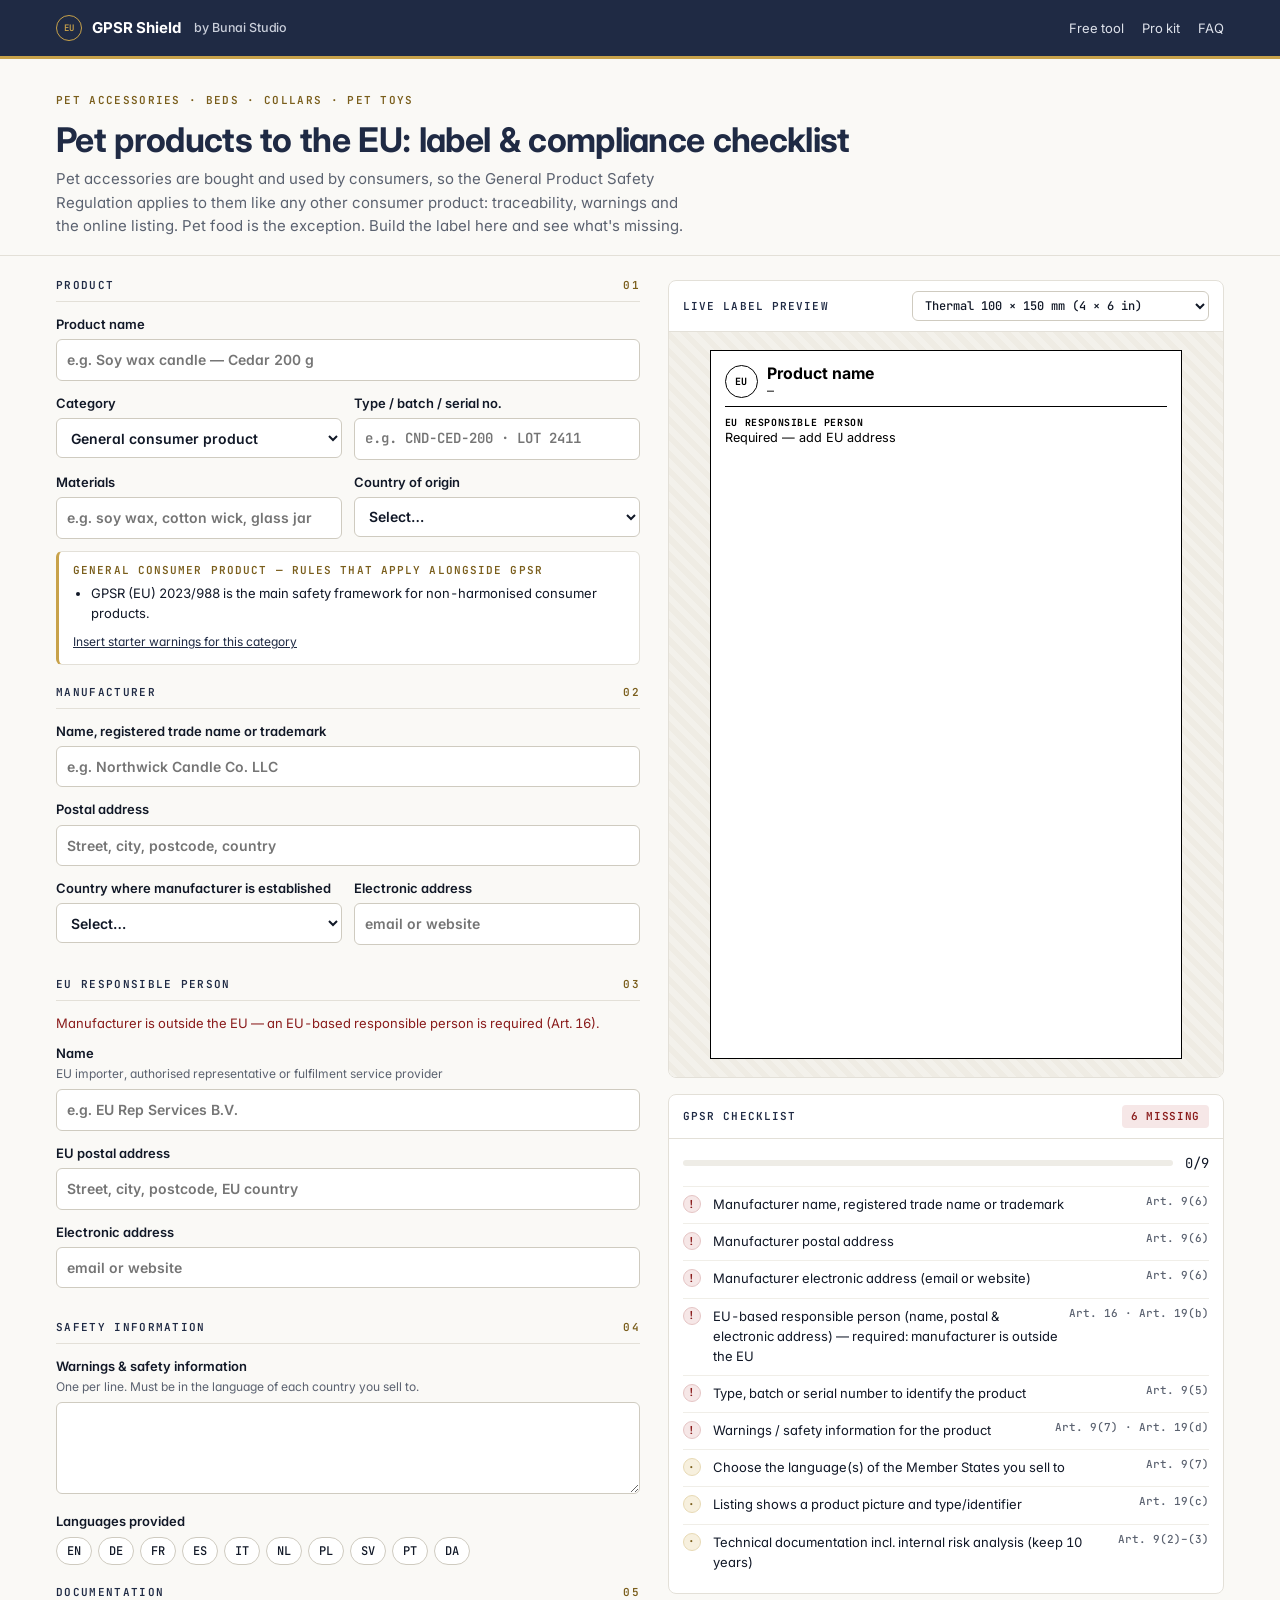
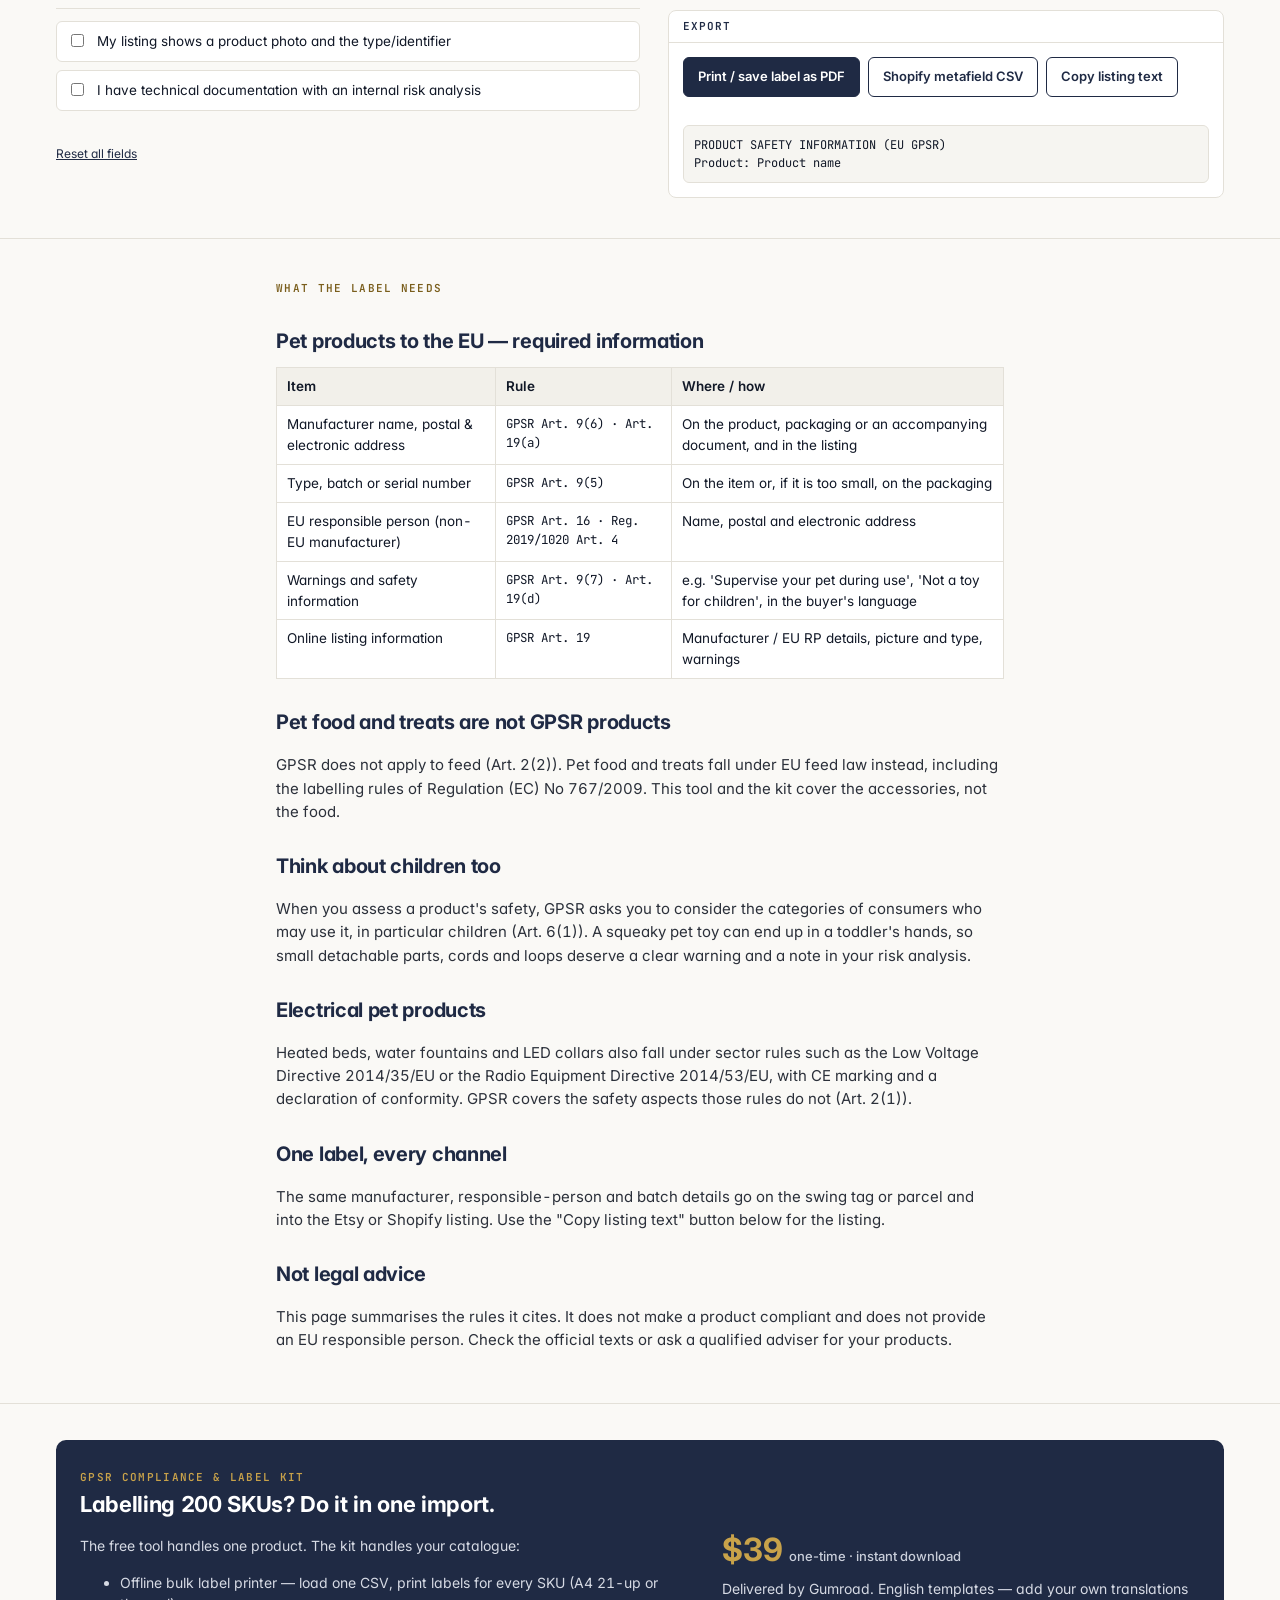
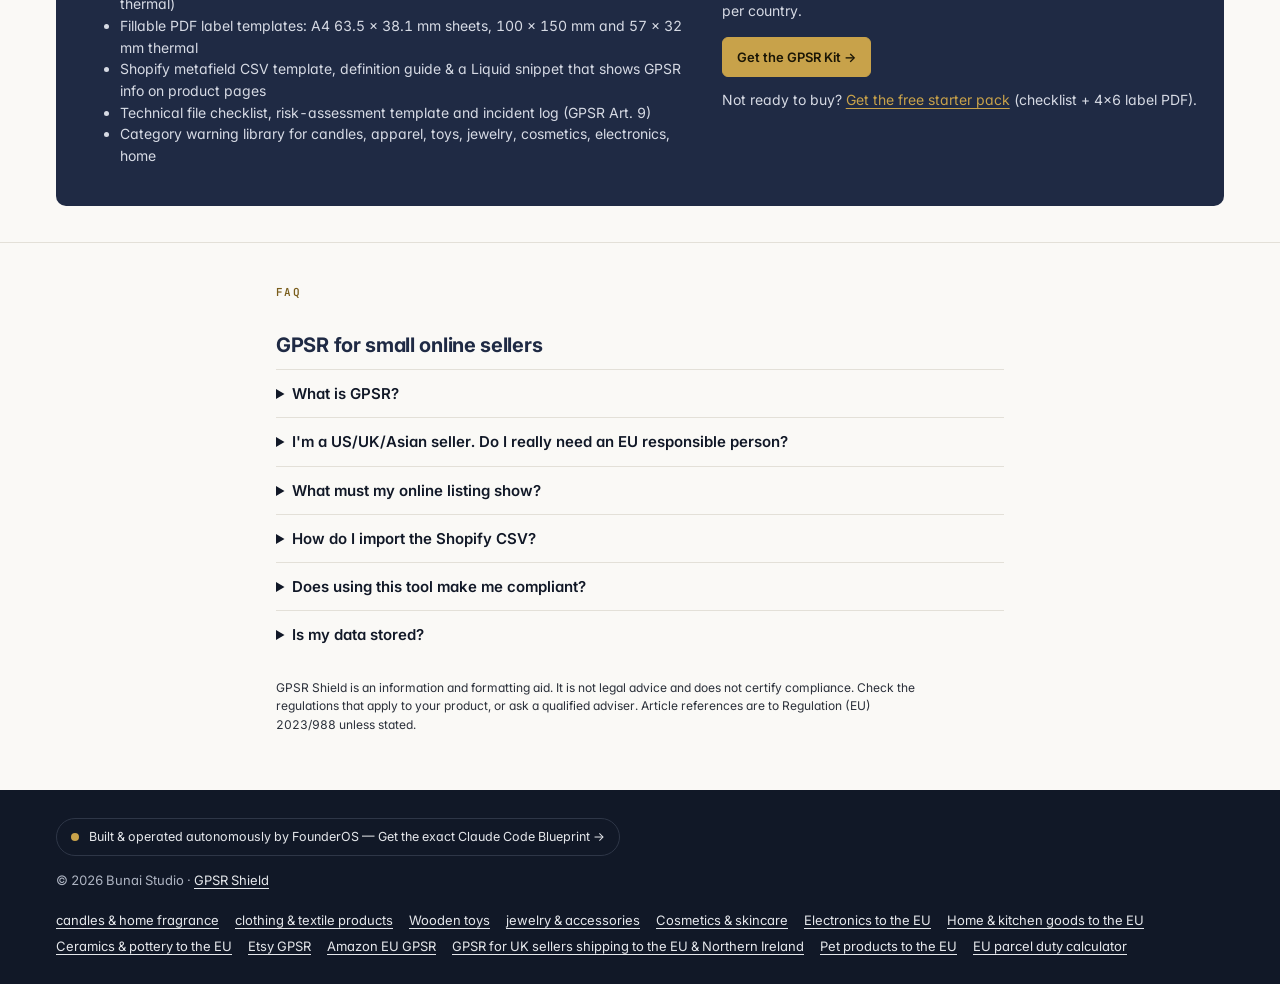
<file: gpsr-pet-products/index.html>
<!doctype html>
<html lang="en">
<head>
<meta charset="utf-8">
<meta name="viewport" content="width=device-width,initial-scale=1">
<title>Selling Pet Products to the EU: GPSR Label &amp; Listing Checklist | GPSR Shield</title>
<meta name="description" content="Collars, leads, pet beds, bowls and pet toys shipped to EU customers: the GPSR label and listing details (manufacturer, EU responsible person, batch number, warnings), and why pet food is covered by feed law instead. Free label generator.">
<link rel="canonical" href="https://humayuntalib.github.io/gpsr-shield/gpsr-pet-products/">
<meta property="og:title" content="Selling Pet Products to the EU: GPSR Label &amp; Listing Checklist | GPSR Shield">
<meta property="og:description" content="Collars, leads, pet beds, bowls and pet toys shipped to EU customers: the GPSR label and listing details (manufacturer, EU responsible person, batch number, warnings), and why pet food is covered by feed law instead. Free label generator.">
<meta property="og:type" content="website">
<meta property="og:url" content="https://humayuntalib.github.io/gpsr-shield/gpsr-pet-products/">
<meta name="theme-color" content="#1F2A44">
<link rel="icon" href="data:image/svg+xml,%3Csvg xmlns='http://www.w3.org/2000/svg' viewBox='0 0 32 32'%3E%3Ccircle cx='16' cy='16' r='14' fill='%231F2A44' stroke='%23C8A24A' stroke-width='2'/%3E%3Ctext x='16' y='20' font-size='10' font-family='monospace' fill='%23C8A24A' text-anchor='middle'%3EEU%3C/text%3E%3C/svg%3E">
<link rel="preconnect" href="https://fonts.googleapis.com"><link rel="preconnect" href="https://fonts.gstatic.com" crossorigin>
<link href="https://fonts.googleapis.com/css2?family=Inter:wght@400;500;600;700&family=JetBrains+Mono:wght@400;500;600;700&display=swap" rel="stylesheet">
<link rel="stylesheet" href="../assets/app.css">
<style id="page-style"></style>
<script type="application/ld+json">{"@context":"https://schema.org","@type":"WebApplication","name":"GPSR Shield","applicationCategory":"BusinessApplication","operatingSystem":"Any (web browser)","offers":{"@type":"Offer","price":"0","priceCurrency":"USD"},"url":"https://humayuntalib.github.io/gpsr-shield/gpsr-pet-products/"}</script>
<script type="application/ld+json">{"@context":"https://schema.org","@type":"FAQPage","mainEntity":[{"@type":"Question","name":"What is GPSR?","acceptedAnswer":{"@type":"Answer","text":"The General Product Safety Regulation (EU) 2023/988 replaced the old General Product Safety Directive on 13 December 2024. It applies to consumer products sold to people in the EU — including online sales from outside the EU."}},{"@type":"Question","name":"I'm a US/UK/Asian seller. Do I really need an EU responsible person?","acceptedAnswer":{"@type":"Answer","text":"If the manufacturer is not established in the EU, GPSR Art. 16 says the product can only be placed on the EU market if there is an economic operator established in the EU responsible for it (for example an importer, an authorised representative or a fulfilment service provider). Their name, postal and electronic address go on the product, packaging, parcel or accompanying document, and in your online listing."}},{"@type":"Question","name":"What must my online listing show?","acceptedAnswer":{"@type":"Answer","text":"Art. 19: the manufacturer's name, registered trade name or trademark, postal and electronic address; the EU responsible person's details where the manufacturer is outside the EU; information to identify the product (picture, type, other identifier); and warnings or safety information, in a language consumers in that Member State easily understand."}},{"@type":"Question","name":"How do I import the Shopify CSV?","acceptedAnswer":{"@type":"Answer","text":"First create product metafield definitions (Settings → Custom data → Products) with namespace \"custom\" and the keys in the CSV header (e.g. gpsr_manufacturer_name). Then Products → Import, tick \"Overwrite products with matching handles\". Replace the handle with your real product handle, and test on one product first after exporting a backup."}},{"@type":"Question","name":"Does using this tool make me compliant?","acceptedAnswer":{"@type":"Answer","text":"No tool can do that on its own. GPSR also requires a risk analysis, technical documentation, accident reporting and cooperation with authorities. This tool helps you prepare the label and listing information and shows what's missing. It is not legal advice."}},{"@type":"Question","name":"Is my data stored?","acceptedAnswer":{"@type":"Answer","text":"No. Everything runs in your browser. Your last entries are kept in your browser's local storage so you don't lose them; use Reset to clear."}}]}</script>
</head>
<body data-category="general">
<header class="bar"><div class="wrap">
  <a class="brand" href="../"><span class="seal">EU</span>GPSR Shield <small>by Bunai Studio</small></a>
  <nav><a href="#tool">Free tool</a><a href="#kit">Pro kit</a><a href="#faq">FAQ</a></nav>
</div></header>

<main>
<section class="intro"><div class="wrap">
  <span class="eyebrow">Pet accessories · beds · collars · pet toys</span>
  <h1>Pet products to the EU: label &amp; compliance checklist</h1>
  <p>Pet accessories are bought and used by consumers, so the General Product Safety Regulation applies to them like any other consumer product: traceability, warnings and the online listing. Pet food is the exception. Build the label here and see what's missing.</p>
</div></section>

<div class="wrap"><div class="tool" id="tool">
<form id="gpsr-form" autocomplete="on" onsubmit="return false">
  <fieldset><legend><span>Product</span><span class="n">01</span></legend>
    <label class="f">Product name<input type="text" name="productName" placeholder="e.g. Soy wax candle — Cedar 200 g" maxlength="120"></label>
    <div class="row">
      <label class="f">Category<select name="category" id="category"></select></label>
      <label class="f">Type / batch / serial no.<input class="mono" type="text" name="identifier" placeholder="e.g. CND-CED-200 · LOT 2411" maxlength="80"></label>
    </div>
    <div class="row">
      <label class="f">Materials<input type="text" name="materials" placeholder="e.g. soy wax, cotton wick, glass jar" maxlength="160"></label>
      <label class="f">Country of origin<select name="origin" id="origin"></select></label>
    </div>
    <div id="cat-notes" class="notes"></div>
  </fieldset>

  <fieldset><legend><span>Manufacturer</span><span class="n">02</span></legend>
    <label class="f">Name, registered trade name or trademark<input type="text" name="mfrName" placeholder="e.g. Northwick Candle Co. LLC" maxlength="120"></label>
    <label class="f">Postal address<input type="text" name="mfrAddress" placeholder="Street, city, postcode, country" maxlength="200"></label>
    <div class="row">
      <label class="f">Country where manufacturer is established<select name="mfrCountry" id="mfrCountry"></select></label>
      <label class="f">Electronic address<input type="text" name="mfrEmail" placeholder="email or website" maxlength="120"></label>
    </div>
  </fieldset>

  <fieldset id="rp-box"><legend><span>EU responsible person</span><span class="n">03</span></legend>
    <p class="hint" id="rp-note" style="margin:0 0 10px;font-size:13px;color:var(--red)"></p>
    <label class="f">Name<span class="hint">EU importer, authorised representative or fulfilment service provider</span><input type="text" name="rpName" placeholder="e.g. EU Rep Services B.V." maxlength="120"></label>
    <label class="f">EU postal address<input type="text" name="rpAddress" placeholder="Street, city, postcode, EU country" maxlength="200"></label>
    <label class="f">Electronic address<input type="text" name="rpEmail" placeholder="email or website" maxlength="120"></label>
  </fieldset>

  <fieldset><legend><span>Safety information</span><span class="n">04</span></legend>
    <label class="f">Warnings &amp; safety information<span class="hint">One per line. Must be in the language of each country you sell to.</span><textarea name="warnings" maxlength="900"></textarea></label>
    <label class="f" style="margin-bottom:6px">Languages provided</label>
    <div class="langs" id="langs"></div>
  </fieldset>

  <fieldset><legend><span>Documentation</span><span class="n">05</span></legend>
    <div class="checks">
      <label class="cb"><input type="checkbox" name="hasPhoto"><span>My listing shows a product photo and the type/identifier</span></label>
      <label class="cb"><input type="checkbox" name="hasTechFile"><span>I have technical documentation with an internal risk analysis</span></label>
      <div id="cat-checks" class="checks"></div>
    </div>
  </fieldset>
  <button type="button" class="btn-link" id="btn-reset">Reset all fields</button>
</form>

<aside class="pane" aria-label="Live preview">
  <div class="card">
    <div class="card-h"><span>Live label preview</span><select class="size" id="size" aria-label="Label size"></select></div>
    <div class="stage" id="label-stage"></div>
  </div>
  <div class="card">
    <div class="card-h"><span>GPSR checklist</span><span class="badge no" id="ready">—</span></div>
    <div class="card-b">
      <div class="score"><div class="meter"><i id="meter"></i></div><span class="mono" id="score">0/0</span></div>
      <ul class="cl" id="cl"></ul>
    </div>
  </div>
  <div class="card">
    <div class="card-h"><span>Export</span></div>
    <div class="card-b">
      <div class="actions">
        <button class="btn dark" id="btn-print" type="button">Print / save label as PDF</button>
        <button class="btn" id="btn-csv" type="button">Shopify metafield CSV</button>
        <button class="btn" id="btn-copy" type="button">Copy listing text</button>
      </div>
      <div class="toast" id="toast" role="status"></div>
      <pre class="out" id="listing"></pre>
    </div>
  </div>
</aside>
</div></div>

<section class="section"><div class="wrap article">
  <span class="eyebrow">What the label needs</span>
  <h2>Pet products to the EU — required information</h2>
  <table><thead><tr><th>Item</th><th>Rule</th><th>Where / how</th></tr></thead><tbody>
  <tr><td>Manufacturer name, postal &amp; electronic address</td><td class="mono">GPSR Art. 9(6) · Art. 19(a)</td><td>On the product, packaging or an accompanying document, and in the listing</td></tr><tr><td>Type, batch or serial number</td><td class="mono">GPSR Art. 9(5)</td><td>On the item or, if it is too small, on the packaging</td></tr><tr><td>EU responsible person (non-EU manufacturer)</td><td class="mono">GPSR Art. 16 · Reg. 2019/1020 Art. 4</td><td>Name, postal and electronic address</td></tr><tr><td>Warnings and safety information</td><td class="mono">GPSR Art. 9(7) · Art. 19(d)</td><td>e.g. 'Supervise your pet during use', 'Not a toy for children', in the buyer's language</td></tr><tr><td>Online listing information</td><td class="mono">GPSR Art. 19</td><td>Manufacturer / EU RP details, picture and type, warnings</td></tr>
  </tbody></table>
  <h2>Pet food and treats are not GPSR products</h2><p>GPSR does not apply to feed (Art. 2(2)). Pet food and treats fall under EU feed law instead, including the labelling rules of Regulation (EC) No 767/2009. This tool and the kit cover the accessories, not the food.</p><h2>Think about children too</h2><p>When you assess a product's safety, GPSR asks you to consider the categories of consumers who may use it, in particular children (Art. 6(1)). A squeaky pet toy can end up in a toddler's hands, so small detachable parts, cords and loops deserve a clear warning and a note in your risk analysis.</p><h2>Electrical pet products</h2><p>Heated beds, water fountains and LED collars also fall under sector rules such as the Low Voltage Directive 2014/35/EU or the Radio Equipment Directive 2014/53/EU, with CE marking and a declaration of conformity. GPSR covers the safety aspects those rules do not (Art. 2(1)).</p><h2>One label, every channel</h2><p>The same manufacturer, responsible-person and batch details go on the swing tag or parcel and into the Etsy or Shopify listing. Use the &quot;Copy listing text&quot; button below for the listing.</p><h2>Not legal advice</h2><p>This page summarises the rules it cites. It does not make a product compliant and does not provide an EU responsible person. Check the official texts or ask a qualified adviser for your products.</p>
</div></section>
<section class="section" id="kit"><div class="wrap">
  <div class="offer">
    <div>
      <span class="eyebrow" style="color:var(--brass)">GPSR Compliance &amp; Label Kit</span>
      <h2>Labelling 200 SKUs? Do it in one import.</h2>
      <p>The free tool handles one product. The kit handles your catalogue:</p>
      <ul>
        <li>Offline bulk label printer — load one CSV, print labels for every SKU (A4 21-up or thermal)</li>
        <li>Fillable PDF label templates: A4 63.5 × 38.1 mm sheets, 100 × 150 mm and 57 × 32 mm thermal</li>
        <li>Shopify metafield CSV template, definition guide &amp; a Liquid snippet that shows GPSR info on product pages</li>
        <li>Technical file checklist, risk-assessment template and incident log (GPSR Art. 9)</li>
        <li>Category warning library for candles, apparel, toys, jewelry, cosmetics, electronics, home</li>
      </ul>
    </div>
    <div>
      <div class="price">$39<small>one-time · instant download</small></div>
      <p style="margin:12px 0 16px">Delivered by Gumroad. English templates — add your own translations per country.</p>
      <a class="btn primary" href="https://enzopk.gumroad.com/l/gpsr-kit?utm_source=gpsr-shield&amp;utm_medium=site&amp;utm_campaign=gpsr-pet-products&amp;utm_content=buy">Get the GPSR Kit →</a>
      <p class="promo" data-until="2026-12-02T07:59:00Z" style="margin:12px 0 0;font-size:14px">Cyber Week: <span class="mono">CYBER30</span> takes 30% off at checkout until 1 Dec.</p><script>(function(){var p=document.currentScript.previousElementSibling;if(Date.now()>Date.parse(p.dataset.until))p.remove();})()</script>
      <p style="margin:12px 0 0;font-size:14px">Not ready to buy? <a href="https://enzopk.gumroad.com/l/gpsr-free?utm_source=gpsr-shield&amp;utm_medium=site&amp;utm_campaign=gpsr-pet-products&amp;utm_content=free-pack" style="color:var(--brass);text-decoration:underline">Get the free starter pack</a> (checklist + 4×6 label PDF).</p>
    </div>
  </div>
</div></section>

<section class="section faq" id="faq"><div class="wrap article">
  <span class="eyebrow">FAQ</span>
  <h2>GPSR for small online sellers</h2>
  <details><summary>What is GPSR?</summary><p>The General Product Safety Regulation (EU) 2023/988 replaced the old General Product Safety Directive on 13 December 2024. It applies to consumer products sold to people in the EU — including online sales from outside the EU.</p></details><details><summary>I'm a US/UK/Asian seller. Do I really need an EU responsible person?</summary><p>If the manufacturer is not established in the EU, GPSR Art. 16 says the product can only be placed on the EU market if there is an economic operator established in the EU responsible for it (for example an importer, an authorised representative or a fulfilment service provider). Their name, postal and electronic address go on the product, packaging, parcel or accompanying document, and in your online listing.</p></details><details><summary>What must my online listing show?</summary><p>Art. 19: the manufacturer's name, registered trade name or trademark, postal and electronic address; the EU responsible person's details where the manufacturer is outside the EU; information to identify the product (picture, type, other identifier); and warnings or safety information, in a language consumers in that Member State easily understand.</p></details><details><summary>How do I import the Shopify CSV?</summary><p>First create product metafield definitions (Settings → Custom data → Products) with namespace &quot;custom&quot; and the keys in the CSV header (e.g. gpsr_manufacturer_name). Then Products → Import, tick &quot;Overwrite products with matching handles&quot;. Replace the handle with your real product handle, and test on one product first after exporting a backup.</p></details><details><summary>Does using this tool make me compliant?</summary><p>No tool can do that on its own. GPSR also requires a risk analysis, technical documentation, accident reporting and cooperation with authorities. This tool helps you prepare the label and listing information and shows what's missing. It is not legal advice.</p></details><details><summary>Is my data stored?</summary><p>No. Everything runs in your browser. Your last entries are kept in your browser's local storage so you don't lose them; use Reset to clear.</p></details>
  <p class="disclaimer" style="margin-top:20px">GPSR Shield is an information and formatting aid. It is not legal advice and does not certify compliance. Check the regulations that apply to your product, or ask a qualified adviser. Article references are to Regulation (EU) 2023/988 unless stated.</p>
</div></section>
</main>

<footer><div class="wrap foot">
  <div>
    <a class="studio-badge" href="https://enzopk.gumroad.com/l/founderos?utm_source=gpsr-shield&amp;utm_medium=site&amp;utm_campaign=gpsr-pet-products&amp;utm_content=footer-badge"><span class="dot"></span>Built &amp; operated autonomously by FounderOS — Get the exact Claude Code Blueprint →</a>
    <p style="margin:14px 0 0">© 2026 Bunai Studio · <a href="../">GPSR Shield</a></p>
  </div>
  <nav class="foot-links" aria-label="GPSR guides"><a href="../gpsr-candles-home-fragrance/">candles &amp; home fragrance</a><a href="../gpsr-apparel-textiles/">clothing &amp; textile products</a><a href="../gpsr-wooden-toys/">Wooden toys</a><a href="../gpsr-jewelry-accessories/">jewelry &amp; accessories</a><a href="../gpsr-cosmetics-skincare/">Cosmetics &amp; skincare</a><a href="../gpsr-electronics/">Electronics to the EU</a><a href="../gpsr-home-kitchen/">Home &amp; kitchen goods to the EU</a><a href="../gpsr-ceramics-pottery/">Ceramics &amp; pottery to the EU</a><a href="../gpsr-etsy-sellers/">Etsy GPSR</a><a href="../gpsr-amazon-eu-sellers/">Amazon EU GPSR</a><a href="../gpsr-uk-sellers-eu-northern-ireland/">GPSR for UK sellers shipping to the EU &amp; Northern Ireland</a><a href="../gpsr-pet-products/">Pet products to the EU</a><a href="../eu-parcel-duty-calculator/">EU parcel duty calculator</a></nav>
</div></footer>

<div id="print-root"></div>
<script type="module" src="../assets/app.js"></script>
</body>
</html>
</file>
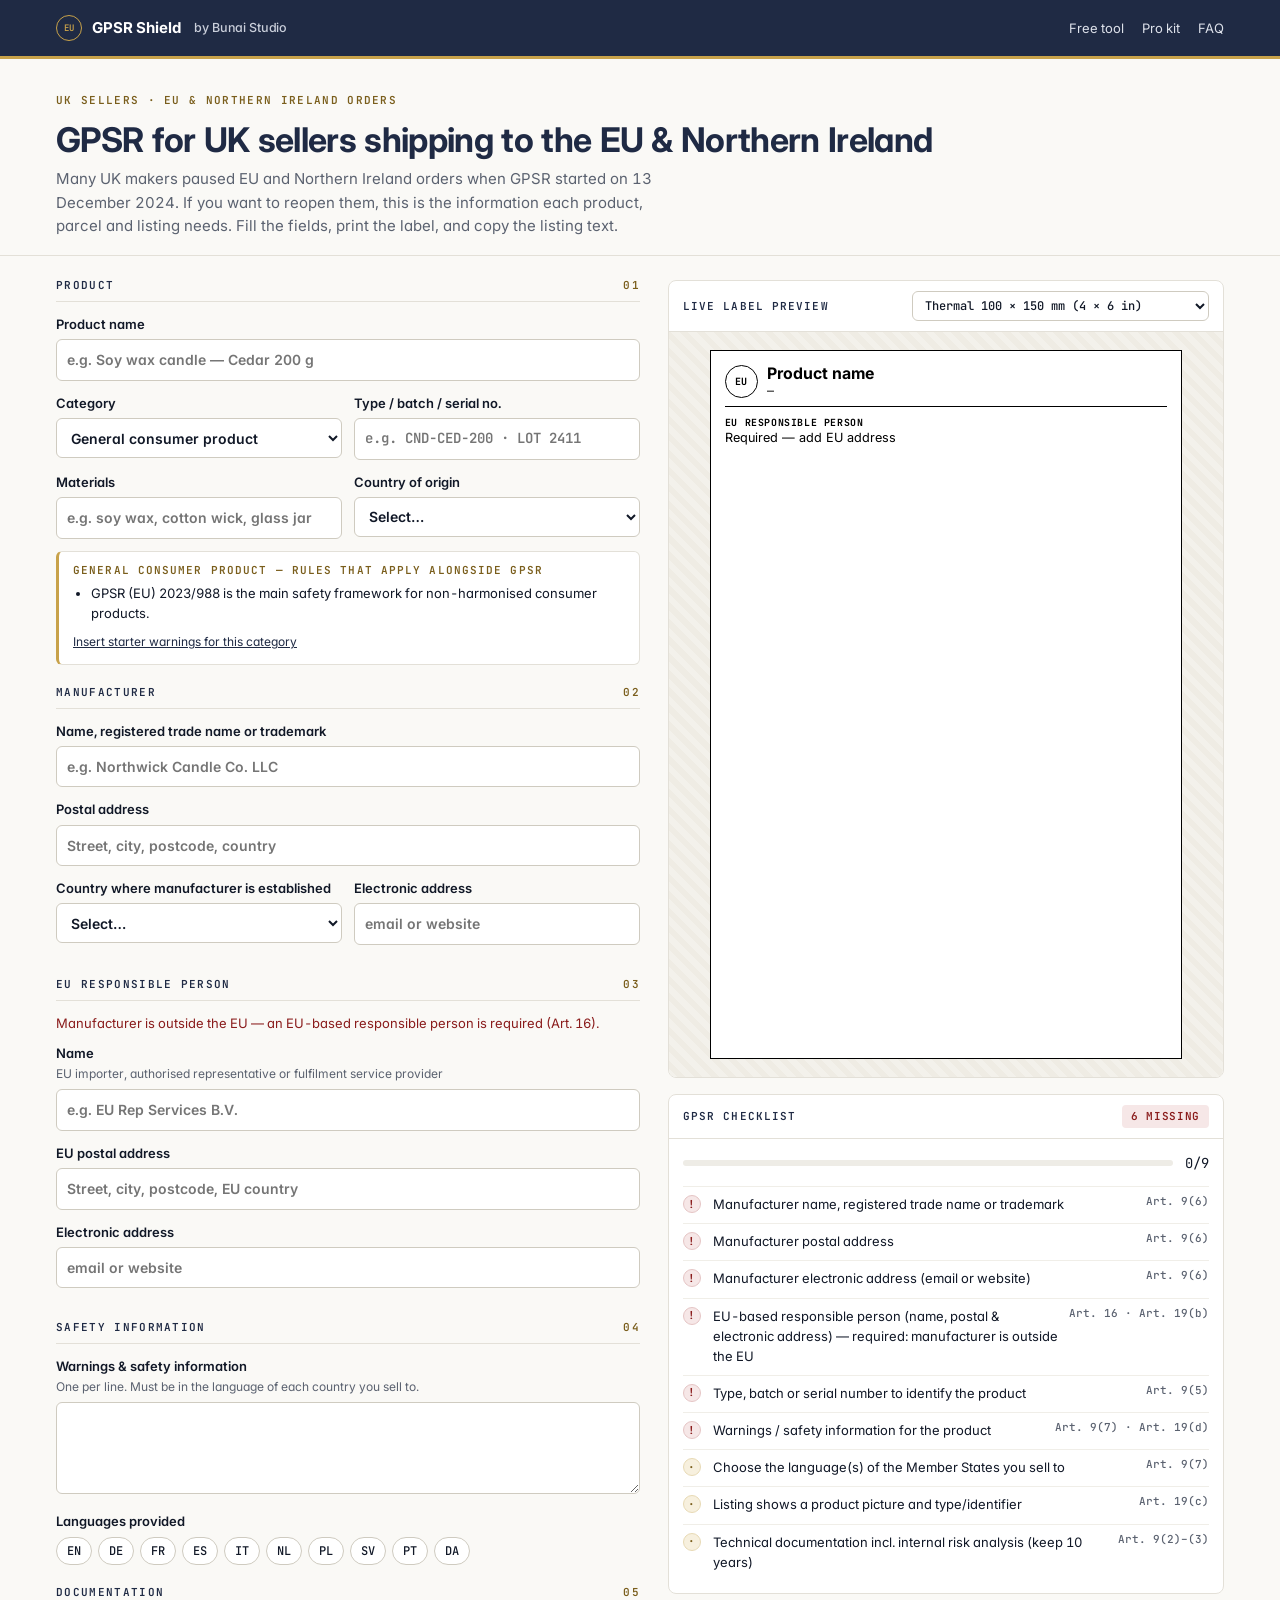
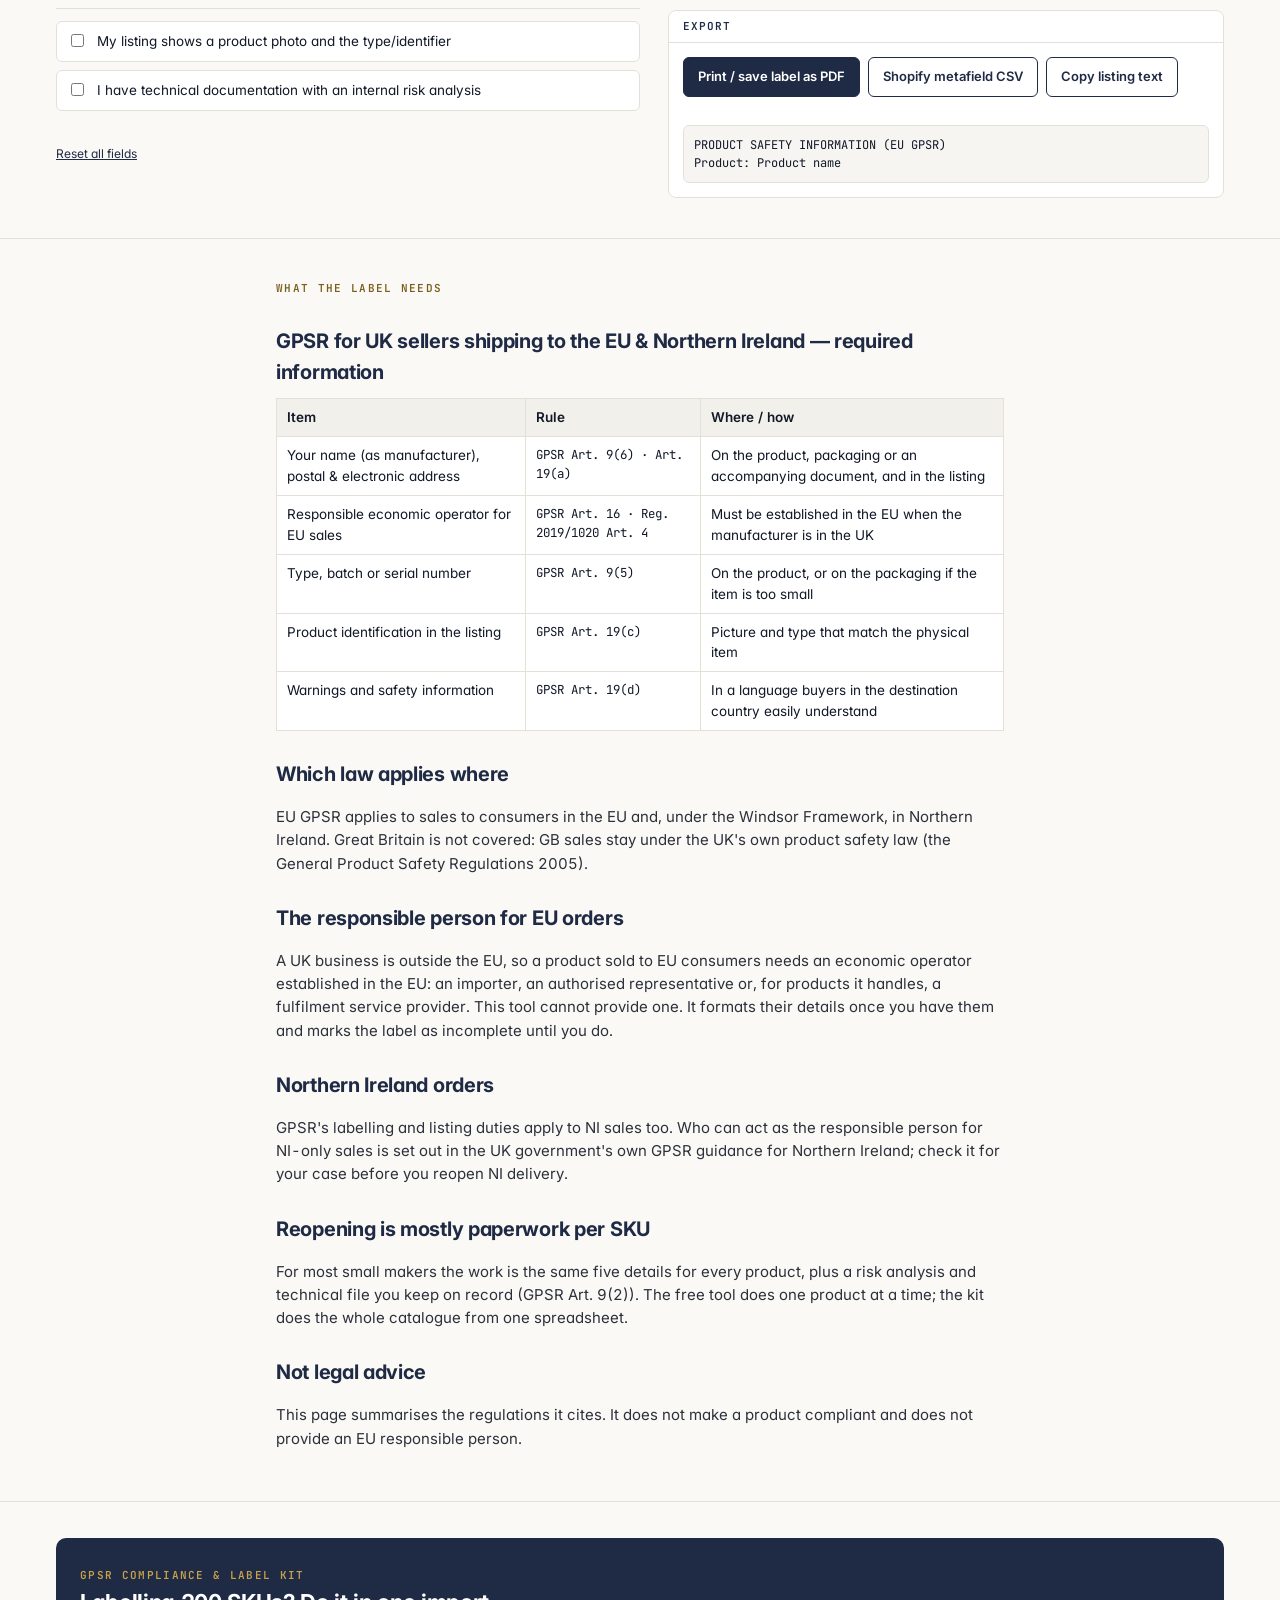
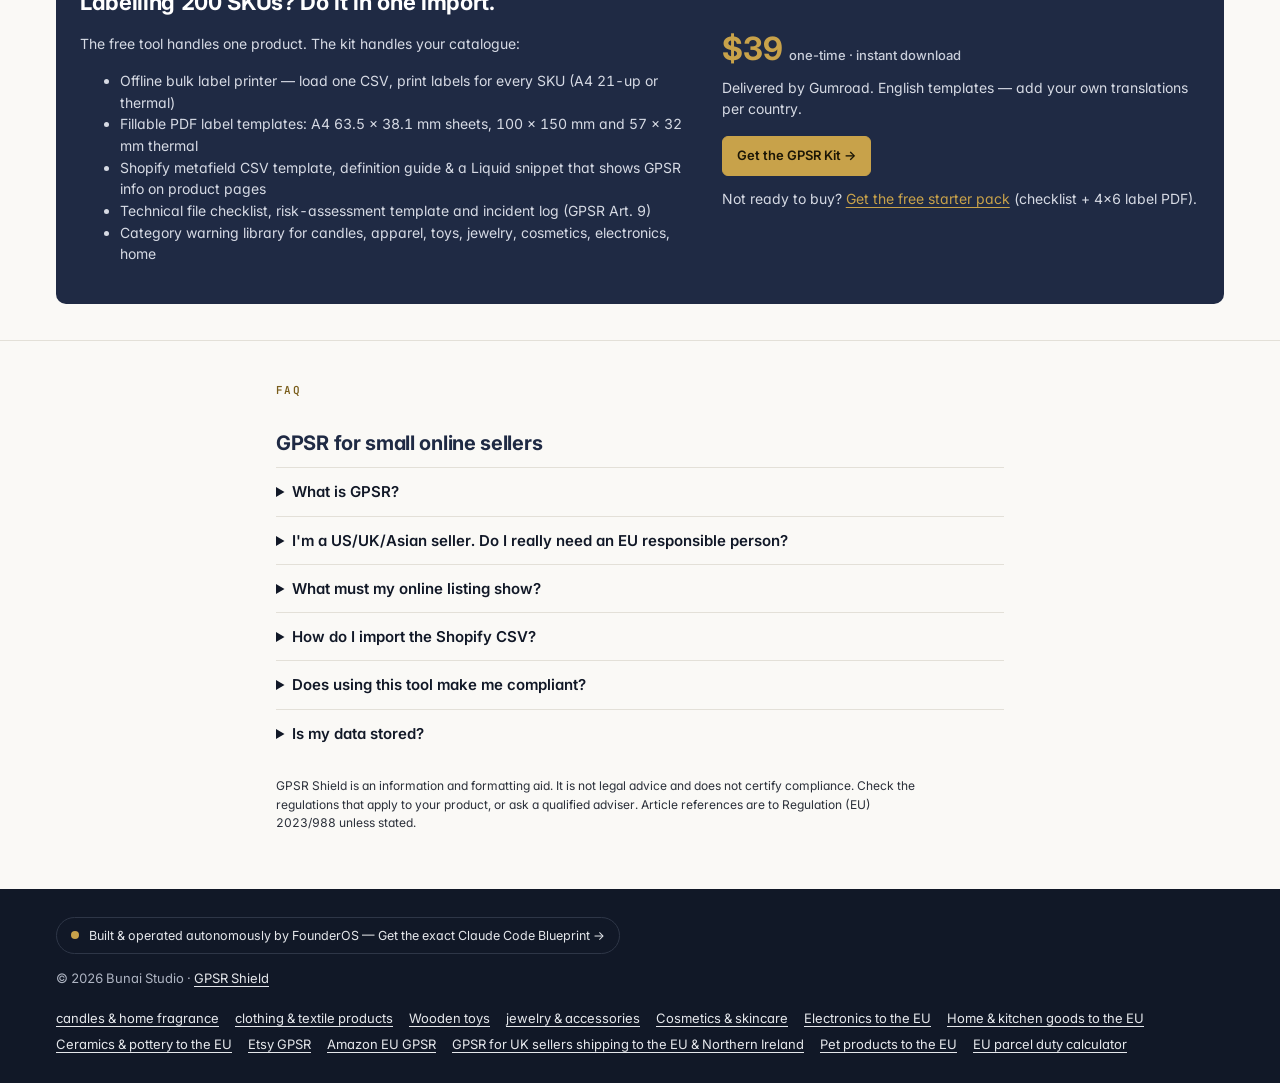
<file: gpsr-uk-sellers-eu-northern-ireland/index.html>
<!doctype html>
<html lang="en">
<head>
<meta charset="utf-8">
<meta name="viewport" content="width=device-width,initial-scale=1">
<title>GPSR for UK Sellers: Shipping to the EU &amp; Northern Ireland | GPSR Shield</title>
<meta name="description" content="UK makers and Shopify/Etsy brands: what EU GPSR (EU) 2023/988 needs before you reopen EU or Northern Ireland orders: manufacturer details, EU responsible person, batch number, warnings, listing text. Free label generator.">
<link rel="canonical" href="https://humayuntalib.github.io/gpsr-shield/gpsr-uk-sellers-eu-northern-ireland/">
<meta property="og:title" content="GPSR for UK Sellers: Shipping to the EU &amp; Northern Ireland | GPSR Shield">
<meta property="og:description" content="UK makers and Shopify/Etsy brands: what EU GPSR (EU) 2023/988 needs before you reopen EU or Northern Ireland orders: manufacturer details, EU responsible person, batch number, warnings, listing text. Free label generator.">
<meta property="og:type" content="website">
<meta property="og:url" content="https://humayuntalib.github.io/gpsr-shield/gpsr-uk-sellers-eu-northern-ireland/">
<meta name="theme-color" content="#1F2A44">
<link rel="icon" href="data:image/svg+xml,%3Csvg xmlns='http://www.w3.org/2000/svg' viewBox='0 0 32 32'%3E%3Ccircle cx='16' cy='16' r='14' fill='%231F2A44' stroke='%23C8A24A' stroke-width='2'/%3E%3Ctext x='16' y='20' font-size='10' font-family='monospace' fill='%23C8A24A' text-anchor='middle'%3EEU%3C/text%3E%3C/svg%3E">
<link rel="preconnect" href="https://fonts.googleapis.com"><link rel="preconnect" href="https://fonts.gstatic.com" crossorigin>
<link href="https://fonts.googleapis.com/css2?family=Inter:wght@400;500;600;700&family=JetBrains+Mono:wght@400;500;600;700&display=swap" rel="stylesheet">
<link rel="stylesheet" href="../assets/app.css">
<style id="page-style"></style>
<script type="application/ld+json">{"@context":"https://schema.org","@type":"WebApplication","name":"GPSR Shield","applicationCategory":"BusinessApplication","operatingSystem":"Any (web browser)","offers":{"@type":"Offer","price":"0","priceCurrency":"USD"},"url":"https://humayuntalib.github.io/gpsr-shield/gpsr-uk-sellers-eu-northern-ireland/"}</script>
<script type="application/ld+json">{"@context":"https://schema.org","@type":"FAQPage","mainEntity":[{"@type":"Question","name":"What is GPSR?","acceptedAnswer":{"@type":"Answer","text":"The General Product Safety Regulation (EU) 2023/988 replaced the old General Product Safety Directive on 13 December 2024. It applies to consumer products sold to people in the EU — including online sales from outside the EU."}},{"@type":"Question","name":"I'm a US/UK/Asian seller. Do I really need an EU responsible person?","acceptedAnswer":{"@type":"Answer","text":"If the manufacturer is not established in the EU, GPSR Art. 16 says the product can only be placed on the EU market if there is an economic operator established in the EU responsible for it (for example an importer, an authorised representative or a fulfilment service provider). Their name, postal and electronic address go on the product, packaging, parcel or accompanying document, and in your online listing."}},{"@type":"Question","name":"What must my online listing show?","acceptedAnswer":{"@type":"Answer","text":"Art. 19: the manufacturer's name, registered trade name or trademark, postal and electronic address; the EU responsible person's details where the manufacturer is outside the EU; information to identify the product (picture, type, other identifier); and warnings or safety information, in a language consumers in that Member State easily understand."}},{"@type":"Question","name":"How do I import the Shopify CSV?","acceptedAnswer":{"@type":"Answer","text":"First create product metafield definitions (Settings → Custom data → Products) with namespace \"custom\" and the keys in the CSV header (e.g. gpsr_manufacturer_name). Then Products → Import, tick \"Overwrite products with matching handles\". Replace the handle with your real product handle, and test on one product first after exporting a backup."}},{"@type":"Question","name":"Does using this tool make me compliant?","acceptedAnswer":{"@type":"Answer","text":"No tool can do that on its own. GPSR also requires a risk analysis, technical documentation, accident reporting and cooperation with authorities. This tool helps you prepare the label and listing information and shows what's missing. It is not legal advice."}},{"@type":"Question","name":"Is my data stored?","acceptedAnswer":{"@type":"Answer","text":"No. Everything runs in your browser. Your last entries are kept in your browser's local storage so you don't lose them; use Reset to clear."}}]}</script>
</head>
<body data-category="general">
<header class="bar"><div class="wrap">
  <a class="brand" href="../"><span class="seal">EU</span>GPSR Shield <small>by Bunai Studio</small></a>
  <nav><a href="#tool">Free tool</a><a href="#kit">Pro kit</a><a href="#faq">FAQ</a></nav>
</div></header>

<main>
<section class="intro"><div class="wrap">
  <span class="eyebrow">UK sellers · EU &amp; Northern Ireland orders</span>
  <h1>GPSR for UK sellers shipping to the EU &amp; Northern Ireland</h1>
  <p>Many UK makers paused EU and Northern Ireland orders when GPSR started on 13 December 2024. If you want to reopen them, this is the information each product, parcel and listing needs. Fill the fields, print the label, and copy the listing text.</p>
</div></section>

<div class="wrap"><div class="tool" id="tool">
<form id="gpsr-form" autocomplete="on" onsubmit="return false">
  <fieldset><legend><span>Product</span><span class="n">01</span></legend>
    <label class="f">Product name<input type="text" name="productName" placeholder="e.g. Soy wax candle — Cedar 200 g" maxlength="120"></label>
    <div class="row">
      <label class="f">Category<select name="category" id="category"></select></label>
      <label class="f">Type / batch / serial no.<input class="mono" type="text" name="identifier" placeholder="e.g. CND-CED-200 · LOT 2411" maxlength="80"></label>
    </div>
    <div class="row">
      <label class="f">Materials<input type="text" name="materials" placeholder="e.g. soy wax, cotton wick, glass jar" maxlength="160"></label>
      <label class="f">Country of origin<select name="origin" id="origin"></select></label>
    </div>
    <div id="cat-notes" class="notes"></div>
  </fieldset>

  <fieldset><legend><span>Manufacturer</span><span class="n">02</span></legend>
    <label class="f">Name, registered trade name or trademark<input type="text" name="mfrName" placeholder="e.g. Northwick Candle Co. LLC" maxlength="120"></label>
    <label class="f">Postal address<input type="text" name="mfrAddress" placeholder="Street, city, postcode, country" maxlength="200"></label>
    <div class="row">
      <label class="f">Country where manufacturer is established<select name="mfrCountry" id="mfrCountry"></select></label>
      <label class="f">Electronic address<input type="text" name="mfrEmail" placeholder="email or website" maxlength="120"></label>
    </div>
  </fieldset>

  <fieldset id="rp-box"><legend><span>EU responsible person</span><span class="n">03</span></legend>
    <p class="hint" id="rp-note" style="margin:0 0 10px;font-size:13px;color:var(--red)"></p>
    <label class="f">Name<span class="hint">EU importer, authorised representative or fulfilment service provider</span><input type="text" name="rpName" placeholder="e.g. EU Rep Services B.V." maxlength="120"></label>
    <label class="f">EU postal address<input type="text" name="rpAddress" placeholder="Street, city, postcode, EU country" maxlength="200"></label>
    <label class="f">Electronic address<input type="text" name="rpEmail" placeholder="email or website" maxlength="120"></label>
  </fieldset>

  <fieldset><legend><span>Safety information</span><span class="n">04</span></legend>
    <label class="f">Warnings &amp; safety information<span class="hint">One per line. Must be in the language of each country you sell to.</span><textarea name="warnings" maxlength="900"></textarea></label>
    <label class="f" style="margin-bottom:6px">Languages provided</label>
    <div class="langs" id="langs"></div>
  </fieldset>

  <fieldset><legend><span>Documentation</span><span class="n">05</span></legend>
    <div class="checks">
      <label class="cb"><input type="checkbox" name="hasPhoto"><span>My listing shows a product photo and the type/identifier</span></label>
      <label class="cb"><input type="checkbox" name="hasTechFile"><span>I have technical documentation with an internal risk analysis</span></label>
      <div id="cat-checks" class="checks"></div>
    </div>
  </fieldset>
  <button type="button" class="btn-link" id="btn-reset">Reset all fields</button>
</form>

<aside class="pane" aria-label="Live preview">
  <div class="card">
    <div class="card-h"><span>Live label preview</span><select class="size" id="size" aria-label="Label size"></select></div>
    <div class="stage" id="label-stage"></div>
  </div>
  <div class="card">
    <div class="card-h"><span>GPSR checklist</span><span class="badge no" id="ready">—</span></div>
    <div class="card-b">
      <div class="score"><div class="meter"><i id="meter"></i></div><span class="mono" id="score">0/0</span></div>
      <ul class="cl" id="cl"></ul>
    </div>
  </div>
  <div class="card">
    <div class="card-h"><span>Export</span></div>
    <div class="card-b">
      <div class="actions">
        <button class="btn dark" id="btn-print" type="button">Print / save label as PDF</button>
        <button class="btn" id="btn-csv" type="button">Shopify metafield CSV</button>
        <button class="btn" id="btn-copy" type="button">Copy listing text</button>
      </div>
      <div class="toast" id="toast" role="status"></div>
      <pre class="out" id="listing"></pre>
    </div>
  </div>
</aside>
</div></div>

<section class="section"><div class="wrap article">
  <span class="eyebrow">What the label needs</span>
  <h2>GPSR for UK sellers shipping to the EU &amp; Northern Ireland — required information</h2>
  <table><thead><tr><th>Item</th><th>Rule</th><th>Where / how</th></tr></thead><tbody>
  <tr><td>Your name (as manufacturer), postal &amp; electronic address</td><td class="mono">GPSR Art. 9(6) · Art. 19(a)</td><td>On the product, packaging or an accompanying document, and in the listing</td></tr><tr><td>Responsible economic operator for EU sales</td><td class="mono">GPSR Art. 16 · Reg. 2019/1020 Art. 4</td><td>Must be established in the EU when the manufacturer is in the UK</td></tr><tr><td>Type, batch or serial number</td><td class="mono">GPSR Art. 9(5)</td><td>On the product, or on the packaging if the item is too small</td></tr><tr><td>Product identification in the listing</td><td class="mono">GPSR Art. 19(c)</td><td>Picture and type that match the physical item</td></tr><tr><td>Warnings and safety information</td><td class="mono">GPSR Art. 19(d)</td><td>In a language buyers in the destination country easily understand</td></tr>
  </tbody></table>
  <h2>Which law applies where</h2><p>EU GPSR applies to sales to consumers in the EU and, under the Windsor Framework, in Northern Ireland. Great Britain is not covered: GB sales stay under the UK's own product safety law (the General Product Safety Regulations 2005).</p><h2>The responsible person for EU orders</h2><p>A UK business is outside the EU, so a product sold to EU consumers needs an economic operator established in the EU: an importer, an authorised representative or, for products it handles, a fulfilment service provider. This tool cannot provide one. It formats their details once you have them and marks the label as incomplete until you do.</p><h2>Northern Ireland orders</h2><p>GPSR's labelling and listing duties apply to NI sales too. Who can act as the responsible person for NI-only sales is set out in the UK government's own GPSR guidance for Northern Ireland; check it for your case before you reopen NI delivery.</p><h2>Reopening is mostly paperwork per SKU</h2><p>For most small makers the work is the same five details for every product, plus a risk analysis and technical file you keep on record (GPSR Art. 9(2)). The free tool does one product at a time; the kit does the whole catalogue from one spreadsheet.</p><h2>Not legal advice</h2><p>This page summarises the regulations it cites. It does not make a product compliant and does not provide an EU responsible person.</p>
</div></section>
<section class="section" id="kit"><div class="wrap">
  <div class="offer">
    <div>
      <span class="eyebrow" style="color:var(--brass)">GPSR Compliance &amp; Label Kit</span>
      <h2>Labelling 200 SKUs? Do it in one import.</h2>
      <p>The free tool handles one product. The kit handles your catalogue:</p>
      <ul>
        <li>Offline bulk label printer — load one CSV, print labels for every SKU (A4 21-up or thermal)</li>
        <li>Fillable PDF label templates: A4 63.5 × 38.1 mm sheets, 100 × 150 mm and 57 × 32 mm thermal</li>
        <li>Shopify metafield CSV template, definition guide &amp; a Liquid snippet that shows GPSR info on product pages</li>
        <li>Technical file checklist, risk-assessment template and incident log (GPSR Art. 9)</li>
        <li>Category warning library for candles, apparel, toys, jewelry, cosmetics, electronics, home</li>
      </ul>
    </div>
    <div>
      <div class="price">$39<small>one-time · instant download</small></div>
      <p style="margin:12px 0 16px">Delivered by Gumroad. English templates — add your own translations per country.</p>
      <a class="btn primary" href="https://enzopk.gumroad.com/l/gpsr-kit?utm_source=gpsr-shield&amp;utm_medium=site&amp;utm_campaign=gpsr-uk-sellers-eu-northern-ireland&amp;utm_content=buy">Get the GPSR Kit →</a>
      <p class="promo" data-until="2026-12-02T07:59:00Z" style="margin:12px 0 0;font-size:14px">Cyber Week: <span class="mono">CYBER30</span> takes 30% off at checkout until 1 Dec.</p><script>(function(){var p=document.currentScript.previousElementSibling;if(Date.now()>Date.parse(p.dataset.until))p.remove();})()</script>
      <p style="margin:12px 0 0;font-size:14px">Not ready to buy? <a href="https://enzopk.gumroad.com/l/gpsr-free?utm_source=gpsr-shield&amp;utm_medium=site&amp;utm_campaign=gpsr-uk-sellers-eu-northern-ireland&amp;utm_content=free-pack" style="color:var(--brass);text-decoration:underline">Get the free starter pack</a> (checklist + 4×6 label PDF).</p>
    </div>
  </div>
</div></section>

<section class="section faq" id="faq"><div class="wrap article">
  <span class="eyebrow">FAQ</span>
  <h2>GPSR for small online sellers</h2>
  <details><summary>What is GPSR?</summary><p>The General Product Safety Regulation (EU) 2023/988 replaced the old General Product Safety Directive on 13 December 2024. It applies to consumer products sold to people in the EU — including online sales from outside the EU.</p></details><details><summary>I'm a US/UK/Asian seller. Do I really need an EU responsible person?</summary><p>If the manufacturer is not established in the EU, GPSR Art. 16 says the product can only be placed on the EU market if there is an economic operator established in the EU responsible for it (for example an importer, an authorised representative or a fulfilment service provider). Their name, postal and electronic address go on the product, packaging, parcel or accompanying document, and in your online listing.</p></details><details><summary>What must my online listing show?</summary><p>Art. 19: the manufacturer's name, registered trade name or trademark, postal and electronic address; the EU responsible person's details where the manufacturer is outside the EU; information to identify the product (picture, type, other identifier); and warnings or safety information, in a language consumers in that Member State easily understand.</p></details><details><summary>How do I import the Shopify CSV?</summary><p>First create product metafield definitions (Settings → Custom data → Products) with namespace &quot;custom&quot; and the keys in the CSV header (e.g. gpsr_manufacturer_name). Then Products → Import, tick &quot;Overwrite products with matching handles&quot;. Replace the handle with your real product handle, and test on one product first after exporting a backup.</p></details><details><summary>Does using this tool make me compliant?</summary><p>No tool can do that on its own. GPSR also requires a risk analysis, technical documentation, accident reporting and cooperation with authorities. This tool helps you prepare the label and listing information and shows what's missing. It is not legal advice.</p></details><details><summary>Is my data stored?</summary><p>No. Everything runs in your browser. Your last entries are kept in your browser's local storage so you don't lose them; use Reset to clear.</p></details>
  <p class="disclaimer" style="margin-top:20px">GPSR Shield is an information and formatting aid. It is not legal advice and does not certify compliance. Check the regulations that apply to your product, or ask a qualified adviser. Article references are to Regulation (EU) 2023/988 unless stated.</p>
</div></section>
</main>

<footer><div class="wrap foot">
  <div>
    <a class="studio-badge" href="https://enzopk.gumroad.com/l/founderos?utm_source=gpsr-shield&amp;utm_medium=site&amp;utm_campaign=gpsr-uk-sellers-eu-northern-ireland&amp;utm_content=footer-badge"><span class="dot"></span>Built &amp; operated autonomously by FounderOS — Get the exact Claude Code Blueprint →</a>
    <p style="margin:14px 0 0">© 2026 Bunai Studio · <a href="../">GPSR Shield</a></p>
  </div>
  <nav class="foot-links" aria-label="GPSR guides"><a href="../gpsr-candles-home-fragrance/">candles &amp; home fragrance</a><a href="../gpsr-apparel-textiles/">clothing &amp; textile products</a><a href="../gpsr-wooden-toys/">Wooden toys</a><a href="../gpsr-jewelry-accessories/">jewelry &amp; accessories</a><a href="../gpsr-cosmetics-skincare/">Cosmetics &amp; skincare</a><a href="../gpsr-electronics/">Electronics to the EU</a><a href="../gpsr-home-kitchen/">Home &amp; kitchen goods to the EU</a><a href="../gpsr-ceramics-pottery/">Ceramics &amp; pottery to the EU</a><a href="../gpsr-etsy-sellers/">Etsy GPSR</a><a href="../gpsr-amazon-eu-sellers/">Amazon EU GPSR</a><a href="../gpsr-uk-sellers-eu-northern-ireland/">GPSR for UK sellers shipping to the EU &amp; Northern Ireland</a><a href="../gpsr-pet-products/">Pet products to the EU</a><a href="../eu-parcel-duty-calculator/">EU parcel duty calculator</a></nav>
</div></footer>

<div id="print-root"></div>
<script type="module" src="../assets/app.js"></script>
</body>
</html>
</file>
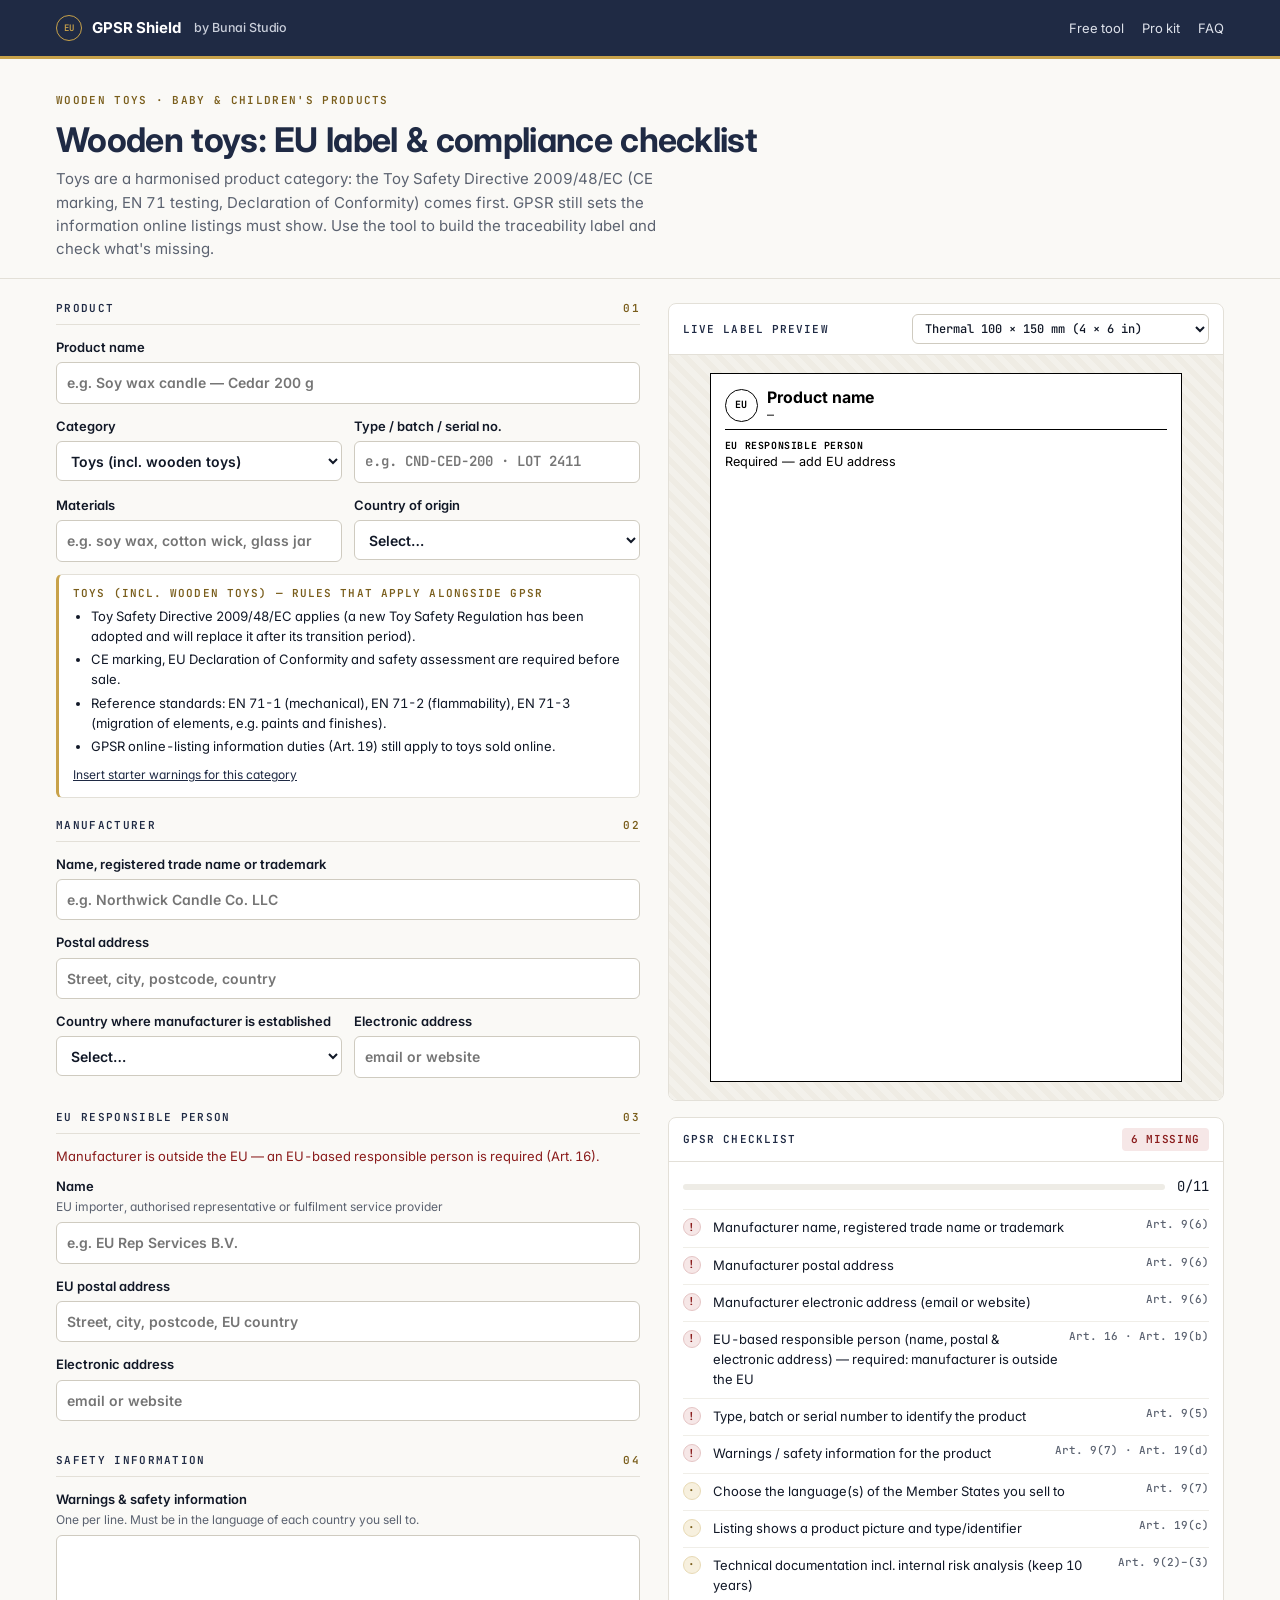
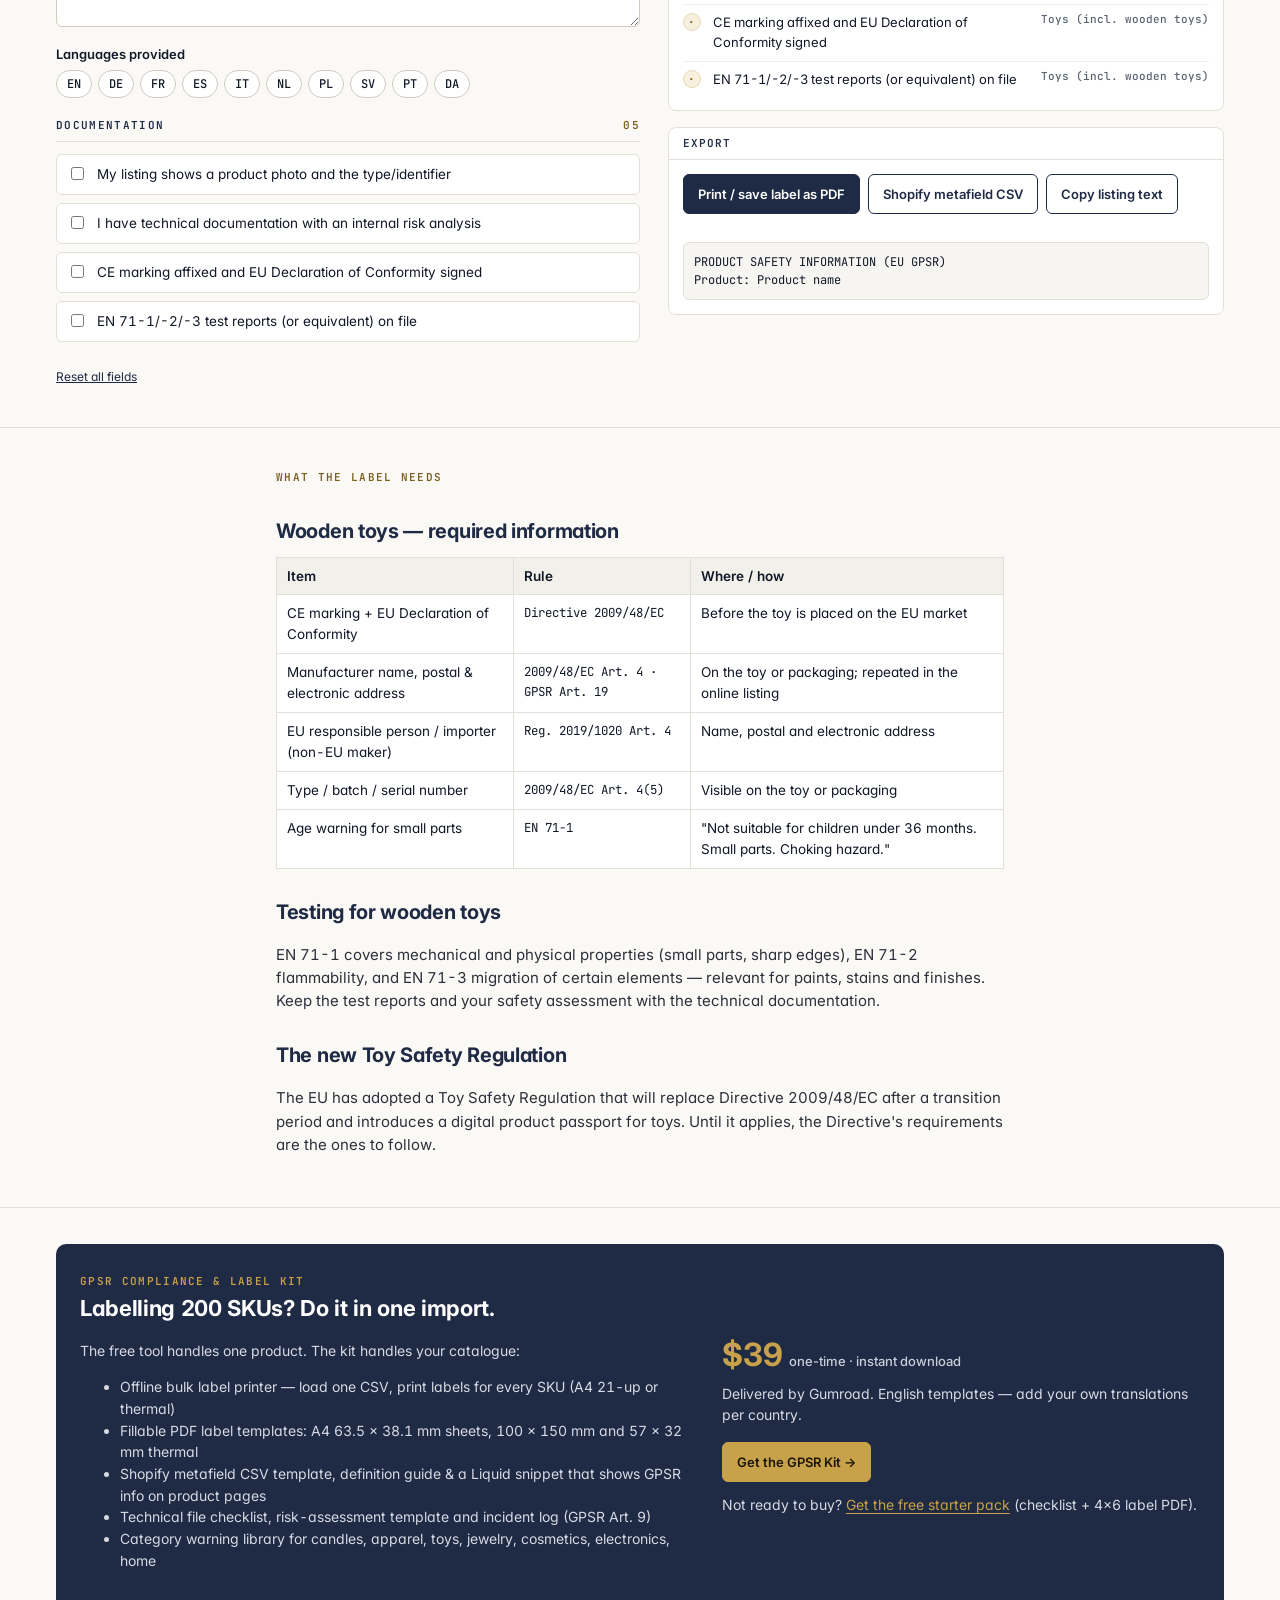
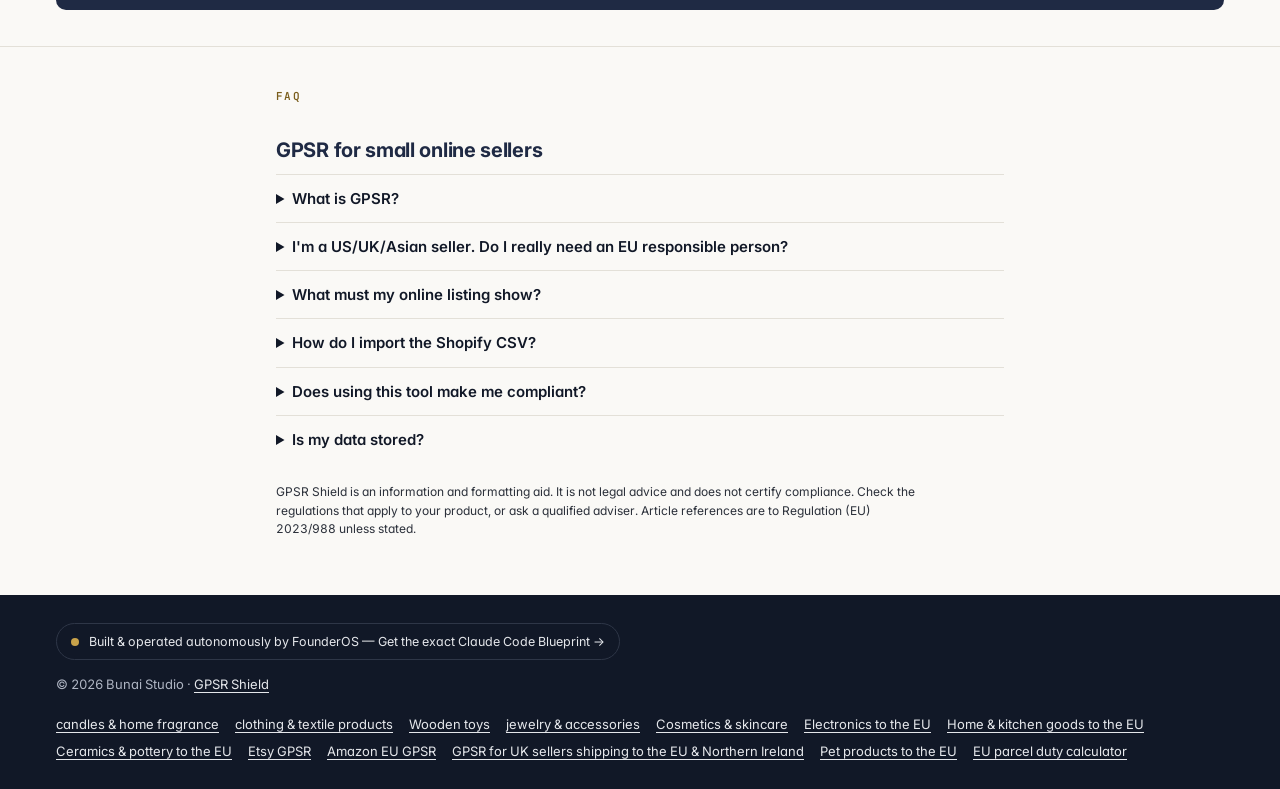
<file: gpsr-wooden-toys/index.html>
<!doctype html>
<html lang="en">
<head>
<meta charset="utf-8">
<meta name="viewport" content="width=device-width,initial-scale=1">
<title>Wooden Toys EU Compliance: GPSR, CE &amp; EN 71 Label Checklist | GPSR Shield</title>
<meta name="description" content="Selling wooden toys to the EU? Toys need CE marking under the Toy Safety Directive plus GPSR online-listing details. Free label generator and compliance checklist for toy makers.">
<link rel="canonical" href="https://humayuntalib.github.io/gpsr-shield/gpsr-wooden-toys/">
<meta property="og:title" content="Wooden Toys EU Compliance: GPSR, CE &amp; EN 71 Label Checklist | GPSR Shield">
<meta property="og:description" content="Selling wooden toys to the EU? Toys need CE marking under the Toy Safety Directive plus GPSR online-listing details. Free label generator and compliance checklist for toy makers.">
<meta property="og:type" content="website">
<meta property="og:url" content="https://humayuntalib.github.io/gpsr-shield/gpsr-wooden-toys/">
<meta name="theme-color" content="#1F2A44">
<link rel="icon" href="data:image/svg+xml,%3Csvg xmlns='http://www.w3.org/2000/svg' viewBox='0 0 32 32'%3E%3Ccircle cx='16' cy='16' r='14' fill='%231F2A44' stroke='%23C8A24A' stroke-width='2'/%3E%3Ctext x='16' y='20' font-size='10' font-family='monospace' fill='%23C8A24A' text-anchor='middle'%3EEU%3C/text%3E%3C/svg%3E">
<link rel="preconnect" href="https://fonts.googleapis.com"><link rel="preconnect" href="https://fonts.gstatic.com" crossorigin>
<link href="https://fonts.googleapis.com/css2?family=Inter:wght@400;500;600;700&family=JetBrains+Mono:wght@400;500;600;700&display=swap" rel="stylesheet">
<link rel="stylesheet" href="../assets/app.css">
<style id="page-style"></style>
<script type="application/ld+json">{"@context":"https://schema.org","@type":"WebApplication","name":"GPSR Shield","applicationCategory":"BusinessApplication","operatingSystem":"Any (web browser)","offers":{"@type":"Offer","price":"0","priceCurrency":"USD"},"url":"https://humayuntalib.github.io/gpsr-shield/gpsr-wooden-toys/"}</script>
<script type="application/ld+json">{"@context":"https://schema.org","@type":"FAQPage","mainEntity":[{"@type":"Question","name":"What is GPSR?","acceptedAnswer":{"@type":"Answer","text":"The General Product Safety Regulation (EU) 2023/988 replaced the old General Product Safety Directive on 13 December 2024. It applies to consumer products sold to people in the EU — including online sales from outside the EU."}},{"@type":"Question","name":"I'm a US/UK/Asian seller. Do I really need an EU responsible person?","acceptedAnswer":{"@type":"Answer","text":"If the manufacturer is not established in the EU, GPSR Art. 16 says the product can only be placed on the EU market if there is an economic operator established in the EU responsible for it (for example an importer, an authorised representative or a fulfilment service provider). Their name, postal and electronic address go on the product, packaging, parcel or accompanying document, and in your online listing."}},{"@type":"Question","name":"What must my online listing show?","acceptedAnswer":{"@type":"Answer","text":"Art. 19: the manufacturer's name, registered trade name or trademark, postal and electronic address; the EU responsible person's details where the manufacturer is outside the EU; information to identify the product (picture, type, other identifier); and warnings or safety information, in a language consumers in that Member State easily understand."}},{"@type":"Question","name":"How do I import the Shopify CSV?","acceptedAnswer":{"@type":"Answer","text":"First create product metafield definitions (Settings → Custom data → Products) with namespace \"custom\" and the keys in the CSV header (e.g. gpsr_manufacturer_name). Then Products → Import, tick \"Overwrite products with matching handles\". Replace the handle with your real product handle, and test on one product first after exporting a backup."}},{"@type":"Question","name":"Does using this tool make me compliant?","acceptedAnswer":{"@type":"Answer","text":"No tool can do that on its own. GPSR also requires a risk analysis, technical documentation, accident reporting and cooperation with authorities. This tool helps you prepare the label and listing information and shows what's missing. It is not legal advice."}},{"@type":"Question","name":"Is my data stored?","acceptedAnswer":{"@type":"Answer","text":"No. Everything runs in your browser. Your last entries are kept in your browser's local storage so you don't lose them; use Reset to clear."}}]}</script>
</head>
<body data-category="toys">
<header class="bar"><div class="wrap">
  <a class="brand" href="../"><span class="seal">EU</span>GPSR Shield <small>by Bunai Studio</small></a>
  <nav><a href="#tool">Free tool</a><a href="#kit">Pro kit</a><a href="#faq">FAQ</a></nav>
</div></header>

<main>
<section class="intro"><div class="wrap">
  <span class="eyebrow">Wooden toys · baby &amp; children's products</span>
  <h1>Wooden toys: EU label &amp; compliance checklist</h1>
  <p>Toys are a harmonised product category: the Toy Safety Directive 2009/48/EC (CE marking, EN 71 testing, Declaration of Conformity) comes first. GPSR still sets the information online listings must show. Use the tool to build the traceability label and check what's missing.</p>
</div></section>

<div class="wrap"><div class="tool" id="tool">
<form id="gpsr-form" autocomplete="on" onsubmit="return false">
  <fieldset><legend><span>Product</span><span class="n">01</span></legend>
    <label class="f">Product name<input type="text" name="productName" placeholder="e.g. Soy wax candle — Cedar 200 g" maxlength="120"></label>
    <div class="row">
      <label class="f">Category<select name="category" id="category"></select></label>
      <label class="f">Type / batch / serial no.<input class="mono" type="text" name="identifier" placeholder="e.g. CND-CED-200 · LOT 2411" maxlength="80"></label>
    </div>
    <div class="row">
      <label class="f">Materials<input type="text" name="materials" placeholder="e.g. soy wax, cotton wick, glass jar" maxlength="160"></label>
      <label class="f">Country of origin<select name="origin" id="origin"></select></label>
    </div>
    <div id="cat-notes" class="notes"></div>
  </fieldset>

  <fieldset><legend><span>Manufacturer</span><span class="n">02</span></legend>
    <label class="f">Name, registered trade name or trademark<input type="text" name="mfrName" placeholder="e.g. Northwick Candle Co. LLC" maxlength="120"></label>
    <label class="f">Postal address<input type="text" name="mfrAddress" placeholder="Street, city, postcode, country" maxlength="200"></label>
    <div class="row">
      <label class="f">Country where manufacturer is established<select name="mfrCountry" id="mfrCountry"></select></label>
      <label class="f">Electronic address<input type="text" name="mfrEmail" placeholder="email or website" maxlength="120"></label>
    </div>
  </fieldset>

  <fieldset id="rp-box"><legend><span>EU responsible person</span><span class="n">03</span></legend>
    <p class="hint" id="rp-note" style="margin:0 0 10px;font-size:13px;color:var(--red)"></p>
    <label class="f">Name<span class="hint">EU importer, authorised representative or fulfilment service provider</span><input type="text" name="rpName" placeholder="e.g. EU Rep Services B.V." maxlength="120"></label>
    <label class="f">EU postal address<input type="text" name="rpAddress" placeholder="Street, city, postcode, EU country" maxlength="200"></label>
    <label class="f">Electronic address<input type="text" name="rpEmail" placeholder="email or website" maxlength="120"></label>
  </fieldset>

  <fieldset><legend><span>Safety information</span><span class="n">04</span></legend>
    <label class="f">Warnings &amp; safety information<span class="hint">One per line. Must be in the language of each country you sell to.</span><textarea name="warnings" maxlength="900"></textarea></label>
    <label class="f" style="margin-bottom:6px">Languages provided</label>
    <div class="langs" id="langs"></div>
  </fieldset>

  <fieldset><legend><span>Documentation</span><span class="n">05</span></legend>
    <div class="checks">
      <label class="cb"><input type="checkbox" name="hasPhoto"><span>My listing shows a product photo and the type/identifier</span></label>
      <label class="cb"><input type="checkbox" name="hasTechFile"><span>I have technical documentation with an internal risk analysis</span></label>
      <div id="cat-checks" class="checks"></div>
    </div>
  </fieldset>
  <button type="button" class="btn-link" id="btn-reset">Reset all fields</button>
</form>

<aside class="pane" aria-label="Live preview">
  <div class="card">
    <div class="card-h"><span>Live label preview</span><select class="size" id="size" aria-label="Label size"></select></div>
    <div class="stage" id="label-stage"></div>
  </div>
  <div class="card">
    <div class="card-h"><span>GPSR checklist</span><span class="badge no" id="ready">—</span></div>
    <div class="card-b">
      <div class="score"><div class="meter"><i id="meter"></i></div><span class="mono" id="score">0/0</span></div>
      <ul class="cl" id="cl"></ul>
    </div>
  </div>
  <div class="card">
    <div class="card-h"><span>Export</span></div>
    <div class="card-b">
      <div class="actions">
        <button class="btn dark" id="btn-print" type="button">Print / save label as PDF</button>
        <button class="btn" id="btn-csv" type="button">Shopify metafield CSV</button>
        <button class="btn" id="btn-copy" type="button">Copy listing text</button>
      </div>
      <div class="toast" id="toast" role="status"></div>
      <pre class="out" id="listing"></pre>
    </div>
  </div>
</aside>
</div></div>

<section class="section"><div class="wrap article">
  <span class="eyebrow">What the label needs</span>
  <h2>Wooden toys — required information</h2>
  <table><thead><tr><th>Item</th><th>Rule</th><th>Where / how</th></tr></thead><tbody>
  <tr><td>CE marking + EU Declaration of Conformity</td><td class="mono">Directive 2009/48/EC</td><td>Before the toy is placed on the EU market</td></tr><tr><td>Manufacturer name, postal &amp; electronic address</td><td class="mono">2009/48/EC Art. 4 · GPSR Art. 19</td><td>On the toy or packaging; repeated in the online listing</td></tr><tr><td>EU responsible person / importer (non-EU maker)</td><td class="mono">Reg. 2019/1020 Art. 4</td><td>Name, postal and electronic address</td></tr><tr><td>Type / batch / serial number</td><td class="mono">2009/48/EC Art. 4(5)</td><td>Visible on the toy or packaging</td></tr><tr><td>Age warning for small parts</td><td class="mono">EN 71-1</td><td>&quot;Not suitable for children under 36 months. Small parts. Choking hazard.&quot;</td></tr>
  </tbody></table>
  <h2>Testing for wooden toys</h2><p>EN 71-1 covers mechanical and physical properties (small parts, sharp edges), EN 71-2 flammability, and EN 71-3 migration of certain elements — relevant for paints, stains and finishes. Keep the test reports and your safety assessment with the technical documentation.</p><h2>The new Toy Safety Regulation</h2><p>The EU has adopted a Toy Safety Regulation that will replace Directive 2009/48/EC after a transition period and introduces a digital product passport for toys. Until it applies, the Directive's requirements are the ones to follow.</p>
</div></section>
<section class="section" id="kit"><div class="wrap">
  <div class="offer">
    <div>
      <span class="eyebrow" style="color:var(--brass)">GPSR Compliance &amp; Label Kit</span>
      <h2>Labelling 200 SKUs? Do it in one import.</h2>
      <p>The free tool handles one product. The kit handles your catalogue:</p>
      <ul>
        <li>Offline bulk label printer — load one CSV, print labels for every SKU (A4 21-up or thermal)</li>
        <li>Fillable PDF label templates: A4 63.5 × 38.1 mm sheets, 100 × 150 mm and 57 × 32 mm thermal</li>
        <li>Shopify metafield CSV template, definition guide &amp; a Liquid snippet that shows GPSR info on product pages</li>
        <li>Technical file checklist, risk-assessment template and incident log (GPSR Art. 9)</li>
        <li>Category warning library for candles, apparel, toys, jewelry, cosmetics, electronics, home</li>
      </ul>
    </div>
    <div>
      <div class="price">$39<small>one-time · instant download</small></div>
      <p style="margin:12px 0 16px">Delivered by Gumroad. English templates — add your own translations per country.</p>
      <a class="btn primary" href="https://enzopk.gumroad.com/l/gpsr-kit?utm_source=gpsr-shield&amp;utm_medium=site&amp;utm_campaign=gpsr-wooden-toys&amp;utm_content=buy">Get the GPSR Kit →</a>
      <p class="promo" data-until="2026-12-02T07:59:00Z" style="margin:12px 0 0;font-size:14px">Cyber Week: <span class="mono">CYBER30</span> takes 30% off at checkout until 1 Dec.</p><script>(function(){var p=document.currentScript.previousElementSibling;if(Date.now()>Date.parse(p.dataset.until))p.remove();})()</script>
      <p style="margin:12px 0 0;font-size:14px">Not ready to buy? <a href="https://enzopk.gumroad.com/l/gpsr-free?utm_source=gpsr-shield&amp;utm_medium=site&amp;utm_campaign=gpsr-wooden-toys&amp;utm_content=free-pack" style="color:var(--brass);text-decoration:underline">Get the free starter pack</a> (checklist + 4×6 label PDF).</p>
    </div>
  </div>
</div></section>

<section class="section faq" id="faq"><div class="wrap article">
  <span class="eyebrow">FAQ</span>
  <h2>GPSR for small online sellers</h2>
  <details><summary>What is GPSR?</summary><p>The General Product Safety Regulation (EU) 2023/988 replaced the old General Product Safety Directive on 13 December 2024. It applies to consumer products sold to people in the EU — including online sales from outside the EU.</p></details><details><summary>I'm a US/UK/Asian seller. Do I really need an EU responsible person?</summary><p>If the manufacturer is not established in the EU, GPSR Art. 16 says the product can only be placed on the EU market if there is an economic operator established in the EU responsible for it (for example an importer, an authorised representative or a fulfilment service provider). Their name, postal and electronic address go on the product, packaging, parcel or accompanying document, and in your online listing.</p></details><details><summary>What must my online listing show?</summary><p>Art. 19: the manufacturer's name, registered trade name or trademark, postal and electronic address; the EU responsible person's details where the manufacturer is outside the EU; information to identify the product (picture, type, other identifier); and warnings or safety information, in a language consumers in that Member State easily understand.</p></details><details><summary>How do I import the Shopify CSV?</summary><p>First create product metafield definitions (Settings → Custom data → Products) with namespace &quot;custom&quot; and the keys in the CSV header (e.g. gpsr_manufacturer_name). Then Products → Import, tick &quot;Overwrite products with matching handles&quot;. Replace the handle with your real product handle, and test on one product first after exporting a backup.</p></details><details><summary>Does using this tool make me compliant?</summary><p>No tool can do that on its own. GPSR also requires a risk analysis, technical documentation, accident reporting and cooperation with authorities. This tool helps you prepare the label and listing information and shows what's missing. It is not legal advice.</p></details><details><summary>Is my data stored?</summary><p>No. Everything runs in your browser. Your last entries are kept in your browser's local storage so you don't lose them; use Reset to clear.</p></details>
  <p class="disclaimer" style="margin-top:20px">GPSR Shield is an information and formatting aid. It is not legal advice and does not certify compliance. Check the regulations that apply to your product, or ask a qualified adviser. Article references are to Regulation (EU) 2023/988 unless stated.</p>
</div></section>
</main>

<footer><div class="wrap foot">
  <div>
    <a class="studio-badge" href="https://enzopk.gumroad.com/l/founderos?utm_source=gpsr-shield&amp;utm_medium=site&amp;utm_campaign=gpsr-wooden-toys&amp;utm_content=footer-badge"><span class="dot"></span>Built &amp; operated autonomously by FounderOS — Get the exact Claude Code Blueprint →</a>
    <p style="margin:14px 0 0">© 2026 Bunai Studio · <a href="../">GPSR Shield</a></p>
  </div>
  <nav class="foot-links" aria-label="GPSR guides"><a href="../gpsr-candles-home-fragrance/">candles &amp; home fragrance</a><a href="../gpsr-apparel-textiles/">clothing &amp; textile products</a><a href="../gpsr-wooden-toys/">Wooden toys</a><a href="../gpsr-jewelry-accessories/">jewelry &amp; accessories</a><a href="../gpsr-cosmetics-skincare/">Cosmetics &amp; skincare</a><a href="../gpsr-electronics/">Electronics to the EU</a><a href="../gpsr-home-kitchen/">Home &amp; kitchen goods to the EU</a><a href="../gpsr-ceramics-pottery/">Ceramics &amp; pottery to the EU</a><a href="../gpsr-etsy-sellers/">Etsy GPSR</a><a href="../gpsr-amazon-eu-sellers/">Amazon EU GPSR</a><a href="../gpsr-uk-sellers-eu-northern-ireland/">GPSR for UK sellers shipping to the EU &amp; Northern Ireland</a><a href="../gpsr-pet-products/">Pet products to the EU</a><a href="../eu-parcel-duty-calculator/">EU parcel duty calculator</a></nav>
</div></footer>

<div id="print-root"></div>
<script type="module" src="../assets/app.js"></script>
</body>
</html>
</file>
<file: assets/app.css>
/* Bunai Studio design system — Swiss grid, legal/fintech clarity. */
:root{
  --ink:#111827; --navy:#1F2A44; --paper:#FAF9F6; --white:#FFFFFF;
  --brass:#C8A24A; --brass-ink:#7A5E1C; --green:#1E5631; --green-bg:#E7F0EA;
  --red:#8A1C1C; --red-bg:#F6E7E7; --amber:#7A5E1C; --amber-bg:#F7F0DE;
  --line:#E3E0D8; --line-strong:#CFCBC0; --muted:#5B6270;
  --sans:"Inter",system-ui,-apple-system,"Segoe UI",Roboto,Arial,sans-serif;
  --mono:"JetBrains Mono",ui-monospace,"SFMono-Regular",Consolas,monospace;
  --r:6px; --gutter:16px;
}
*{box-sizing:border-box}
html{-webkit-text-size-adjust:100%}
body{margin:0;background:var(--paper);color:var(--ink);font:15px/1.55 var(--sans);font-feature-settings:"tnum" 1,"cv11" 1}
a{color:var(--navy);text-underline-offset:3px}
a:hover{color:var(--brass-ink)}
.mono{font-family:var(--mono);font-size:.92em}
.wrap{max-width:1200px;margin:0 auto;padding:0 var(--gutter)}

/* top bar */
.bar{background:var(--navy);color:#fff;border-bottom:3px solid var(--brass)}
.bar .wrap{display:flex;align-items:center;justify-content:space-between;gap:12px;min-height:56px;flex-wrap:wrap}
.brand{display:flex;align-items:center;gap:10px;color:#fff;text-decoration:none;font-weight:700;letter-spacing:-.01em}
.brand:hover{color:#fff}
.brand .seal{width:26px;height:26px;border:1.5px solid var(--brass);border-radius:50%;display:grid;place-items:center;font:600 9px/1 var(--mono);color:var(--brass);letter-spacing:.04em}
.brand small{font-weight:500;color:#C9CEDA;margin-left:4px}
.bar nav{display:flex;gap:18px;font-size:13px}
.bar nav a{color:#DDE1EA;text-decoration:none}
.bar nav a:hover{color:var(--brass)}

/* hero line */
.intro{padding:28px 0 18px;border-bottom:1px solid var(--line)}
.eyebrow{font:600 11px/1 var(--mono);letter-spacing:.12em;text-transform:uppercase;color:var(--brass-ink)}
h1{font-size:clamp(24px,3.2vw,34px);line-height:1.15;letter-spacing:-.02em;margin:10px 0 8px;font-weight:700;color:var(--navy)}
.intro p{margin:0;color:var(--muted);max-width:70ch}

/* tool grid */
.tool{display:grid;grid-template-columns:minmax(0,1.05fr) minmax(0,1fr);gap:28px;padding:24px 0 40px}
@media (max-width:900px){.tool{grid-template-columns:1fr}}
fieldset{border:0;padding:0;margin:0 0 22px}
legend{font:600 11px/1 var(--mono);letter-spacing:.12em;text-transform:uppercase;color:var(--navy);padding:0 0 10px;border-bottom:1px solid var(--line);width:100%;margin-bottom:12px;display:flex;justify-content:space-between}
legend .n{color:var(--brass-ink)}
.row{display:grid;grid-template-columns:1fr 1fr;gap:12px}
@media (max-width:560px){.row{grid-template-columns:1fr}}
label.f{display:block;margin-bottom:12px;font-size:13px;font-weight:600;color:var(--ink)}
label.f span.hint{display:block;font-weight:400;color:var(--muted);font-size:12px;margin-top:2px}
input[type=text],input[type=email],select,textarea{width:100%;margin-top:5px;font:inherit;font-size:14px;color:var(--ink);background:var(--white);border:1px solid var(--line-strong);border-radius:var(--r);padding:9px 10px;min-height:40px}
textarea{min-height:92px;resize:vertical;line-height:1.45}
input:focus,select:focus,textarea:focus{outline:2px solid var(--brass);outline-offset:1px;border-color:var(--navy)}
input.mono{font-family:var(--mono)}
.checks{display:grid;gap:8px}
.cb{display:flex;gap:10px;align-items:flex-start;font-size:13.5px;background:var(--white);border:1px solid var(--line);border-radius:var(--r);padding:9px 10px;cursor:pointer}
.cb input{margin-top:3px;accent-color:var(--green)}
.langs{display:flex;flex-wrap:wrap;gap:6px;margin-top:6px}
.langs label{font:500 12px/1 var(--mono);border:1px solid var(--line-strong);background:var(--white);border-radius:999px;padding:7px 10px;cursor:pointer;user-select:none}
.langs input{position:absolute;opacity:0;pointer-events:none}
.langs input:checked+span{color:#fff}
.langs label:has(input:checked){background:var(--navy);border-color:var(--navy);color:#fff}
.notes{background:var(--white);border:1px solid var(--line);border-left:3px solid var(--brass);border-radius:var(--r);padding:12px 14px;font-size:13px;color:var(--ink)}
.notes h3{margin:0 0 6px;font-size:12px;font:600 11px/1.2 var(--mono);letter-spacing:.1em;text-transform:uppercase;color:var(--brass-ink)}
.notes ul{margin:0;padding-left:18px}
.notes li{margin:3px 0}
.btn-link{background:none;border:0;padding:0;color:var(--navy);font:inherit;font-size:12px;text-decoration:underline;cursor:pointer}

/* preview pane */
.pane{position:sticky;top:16px;align-self:start;display:grid;gap:16px}
@media (max-width:900px){.pane{position:static}}
.card{background:var(--white);border:1px solid var(--line);border-radius:8px;overflow:hidden}
.card-h{display:flex;justify-content:space-between;align-items:center;gap:10px;padding:10px 14px;border-bottom:1px solid var(--line);font:600 11px/1 var(--mono);letter-spacing:.1em;text-transform:uppercase;color:var(--navy);flex-wrap:wrap}
.card-b{padding:14px}
.stage{background:repeating-linear-gradient(45deg,#F3F1EB,#F3F1EB 6px,#EFECE4 6px,#EFECE4 12px);display:grid;place-items:center;padding:18px;overflow:auto}
.stage .gpsr-label{zoom:1.25}
.stage .gpsr-label.is-compact{zoom:1.8}
@media (max-width:560px){.stage .gpsr-label{zoom:.9}.stage .gpsr-label.is-compact{zoom:1.6}}
select.size{width:auto;min-height:30px;padding:4px 8px;font:500 12px var(--mono);margin:0}

/* the label itself (mm-based so preview = print) */
.gpsr-label{width:var(--lw);min-height:var(--lh);background:#fff;color:#000;border:.3mm solid #000;padding:3mm;font:7.6pt/1.3 var(--sans);display:flex;flex-direction:column;gap:2mm;overflow:hidden}
.gpsr-label.is-compact{padding:1.6mm;font-size:5.6pt;gap:.9mm;height:var(--lh)}
.lbl-head{display:flex;gap:2mm;align-items:center;border-bottom:.3mm solid #000;padding-bottom:1.6mm}
.is-compact .lbl-head{padding-bottom:.8mm;gap:1.2mm}
.lbl-seal{flex:none;width:7mm;height:7mm;border:.35mm solid #000;border-radius:50%;display:grid;place-items:center;font:700 6pt/1 var(--mono)}
.is-compact .lbl-seal{width:4.2mm;height:4.2mm;font-size:4pt}
.lbl-title{font-weight:700;font-size:1.25em;line-height:1.15;word-break:break-word}
.lbl-id{font-family:var(--mono);font-size:.92em}
.lbl-k{font:700 .78em/1.2 var(--mono);text-transform:uppercase;letter-spacing:.06em;margin-bottom:.4mm}
.lbl-sec div{word-break:break-word}
.lbl-warn{font-style:italic}
.lbl-line{line-height:1.2;word-break:break-word}
.lbl-line b{font-family:var(--mono);font-size:.85em;letter-spacing:.04em;margin-right:.6mm}
.is-compact .lbl-title{font-size:1.2em;white-space:nowrap;overflow:hidden;text-overflow:ellipsis;max-width:100%}
.is-compact .lbl-head>div{min-width:0}
.is-compact .lbl-warn{margin-top:auto;font-size:.9em}

/* checklist */
.score{display:flex;align-items:center;gap:12px}
.meter{flex:1;height:6px;background:#EEECE6;border-radius:99px;overflow:hidden}
.meter i{display:block;height:100%;background:var(--green);width:0;transition:width .25s}
.badge{font:600 11px/1 var(--mono);letter-spacing:.06em;padding:6px 9px;border-radius:4px;white-space:nowrap}
.badge.ok{background:var(--green);color:#fff}
.badge.no{background:var(--red-bg);color:var(--red)}
ul.cl{list-style:none;margin:12px 0 0;padding:0;display:grid;gap:2px}
ul.cl li{display:grid;grid-template-columns:22px 1fr auto;gap:8px;align-items:start;padding:7px 0;border-top:1px solid #F0EEE8;font-size:13px}
ul.cl .st{width:18px;height:18px;border-radius:50%;display:grid;place-items:center;font:700 11px/1 var(--mono);margin-top:1px}
.st.pass{background:var(--green);color:#fff}
.st.fail{background:var(--red-bg);color:var(--red);border:1px solid #E5C5C5}
.st.todo{background:var(--amber-bg);color:var(--amber);border:1px solid #E8DAB5}
.st.info{background:#EEF1F6;color:var(--navy)}
ul.cl .ref{font:500 11px/1.4 var(--mono);color:var(--muted);text-align:right}

/* outputs */
.actions{display:flex;flex-wrap:wrap;gap:8px}
.btn{appearance:none;border:1px solid var(--navy);background:var(--white);color:var(--navy);font:600 13px/1 var(--sans);padding:11px 14px;border-radius:var(--r);cursor:pointer;text-decoration:none;display:inline-flex;align-items:center;gap:8px;min-height:40px}
.btn:hover{background:#F2F0EA;color:var(--navy)}
.btn.primary{background:var(--brass);border-color:var(--brass);color:#1B1606}
.btn.primary:hover{background:#B8923C;border-color:#B8923C;color:#1B1606}
.btn.dark{background:var(--navy);color:#fff}
.btn.dark:hover{background:var(--ink);color:#fff}
pre.out{margin:10px 0 0;background:#F6F5F1;border:1px solid var(--line);border-radius:var(--r);padding:10px;font:12px/1.5 var(--mono);white-space:pre-wrap;word-break:break-word;max-height:180px;overflow:auto}
.toast{font:500 12px var(--mono);color:var(--green);min-height:1em;margin-top:6px}

/* below-the-tool */
.section{border-top:1px solid var(--line);padding:36px 0}
.grid3{display:grid;grid-template-columns:repeat(3,minmax(0,1fr));gap:20px}
@media (max-width:820px){.grid3{grid-template-columns:1fr}}
.section h2{font-size:22px;letter-spacing:-.015em;margin:0 0 6px;color:var(--navy)}
.section .lead{color:var(--muted);margin:0 0 20px;max-width:70ch}
.tile{background:var(--white);border:1px solid var(--line);border-radius:8px;padding:16px}
.tile h3{margin:0 0 6px;font-size:15px}
.tile p,.tile li{font-size:13.5px;color:#30353F}
.tile ul{padding-left:18px;margin:6px 0 0}
.offer{display:grid;grid-template-columns:1.3fr 1fr;gap:20px;align-items:center;background:var(--navy);color:#fff;border-radius:10px;padding:24px}
@media (max-width:820px){.offer{grid-template-columns:1fr}}
.offer h2{color:#fff}
.offer p,.offer li{color:#D6DAE4;font-size:14px}
.offer .price{font:700 32px/1 var(--sans);color:var(--brass)}
.offer .price small{font:500 13px var(--sans);color:#C9CEDA;margin-left:6px}
.faq details{border-top:1px solid var(--line);padding:12px 0}
.faq summary{cursor:pointer;font-weight:600}
.faq p{color:#30353F;margin:8px 0 0;max-width:80ch}
.disclaimer{font-size:12px;color:var(--muted);max-width:90ch}

/* footer */
footer{background:var(--ink);color:#AEB4C2;font-size:13px;padding:28px 0;margin-top:20px}
footer a{color:#E5E7EB}
.foot{display:flex;justify-content:space-between;gap:20px;flex-wrap:wrap}
.studio-badge{display:inline-flex;align-items:center;gap:10px;border:1px solid #2E3647;border-radius:999px;padding:8px 14px;text-decoration:none;color:#E5E7EB;font-size:12.5px}
.studio-badge:hover{border-color:var(--brass);color:#fff}
.studio-badge .dot{width:8px;height:8px;border-radius:50%;background:var(--brass)}
.foot-links{display:flex;flex-wrap:wrap;gap:6px 16px}

/* article pages */
.article{max-width:760px}
.article h2{font-size:20px;margin:28px 0 8px;color:var(--navy)}
.article p,.article li{color:#2B303A}
.article table{border-collapse:collapse;width:100%;font-size:13.5px;margin:10px 0}
.article th,.article td{border:1px solid var(--line);padding:8px 10px;text-align:left;vertical-align:top;background:var(--white)}
.article th{background:#F2F0EA;font-weight:600}

/* print: only the print root */
#print-root{display:none}
@media print{
  body{background:#fff}
  body>*:not(#print-root){display:none!important}
  #print-root{display:block}
  .sheet-a4{display:grid;grid-template-columns:repeat(3,63.5mm);grid-auto-rows:38.1mm;column-gap:2.5mm;padding:15.15mm 7.25mm 0}
  .sheet-a4 .gpsr-label{border-color:#bbb}
  .gpsr-label{break-inside:avoid;page-break-inside:avoid}
  .single{page-break-after:always}
}
</file>
